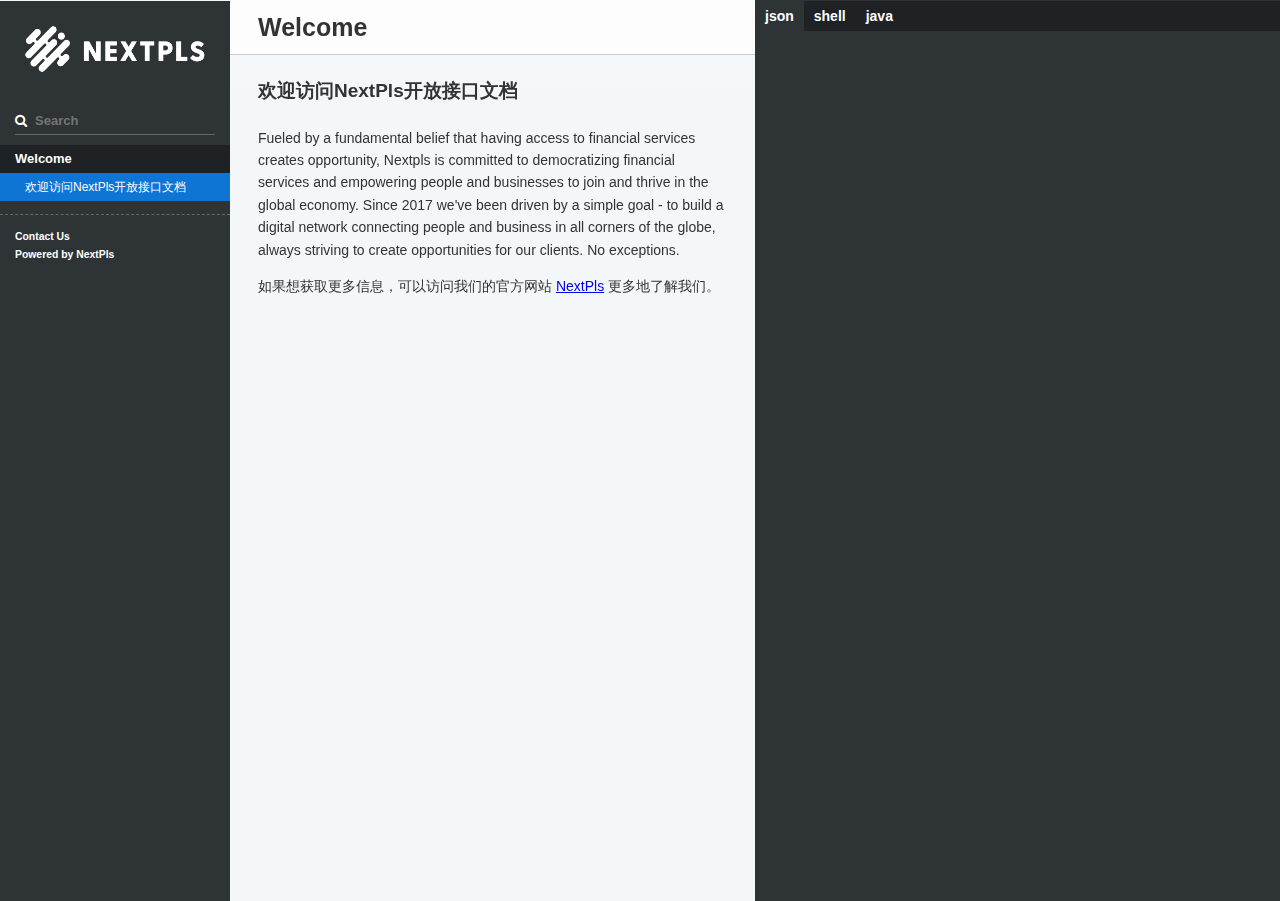
<file: index.html>
<!doctype html>
<html>
  <head>
    <meta charset="utf-8">
    <meta content="IE=edge,chrome=1" http-equiv="X-UA-Compatible">
    <meta name="viewport" content="width=device-width, initial-scale=1, maximum-scale=1">
    <title>API NextPls</title>

    <style>
      .highlight table td { padding: 5px; }
.highlight table pre { margin: 0; }
.highlight .gh {
  color: #999999;
}
.highlight .sr {
  color: #f6aa11;
}
.highlight .go {
  color: #888888;
}
.highlight .gp {
  color: #555555;
}
.highlight .gs {
}
.highlight .gu {
  color: #aaaaaa;
}
.highlight .nb {
  color: #f6aa11;
}
.highlight .cm {
  color: #75715e;
}
.highlight .cp {
  color: #75715e;
}
.highlight .c1 {
  color: #75715e;
}
.highlight .cs {
  color: #75715e;
}
.highlight .c, .highlight .cd {
  color: #75715e;
}
.highlight .err {
  color: #960050;
}
.highlight .gr {
  color: #960050;
}
.highlight .gt {
  color: #960050;
}
.highlight .gd {
  color: #49483e;
}
.highlight .gi {
  color: #49483e;
}
.highlight .ge {
  color: #49483e;
}
.highlight .kc {
  color: #66d9ef;
}
.highlight .kd {
  color: #66d9ef;
}
.highlight .kr {
  color: #66d9ef;
}
.highlight .no {
  color: #66d9ef;
}
.highlight .kt {
  color: #66d9ef;
}
.highlight .mf {
  color: #ae81ff;
}
.highlight .mh {
  color: #ae81ff;
}
.highlight .il {
  color: #ae81ff;
}
.highlight .mi {
  color: #ae81ff;
}
.highlight .mo {
  color: #ae81ff;
}
.highlight .m, .highlight .mb, .highlight .mx {
  color: #ae81ff;
}
.highlight .sc {
  color: #ae81ff;
}
.highlight .se {
  color: #ae81ff;
}
.highlight .ss {
  color: #ae81ff;
}
.highlight .sd {
  color: #e6db74;
}
.highlight .s2 {
  color: #e6db74;
}
.highlight .sb {
  color: #e6db74;
}
.highlight .sh {
  color: #e6db74;
}
.highlight .si {
  color: #e6db74;
}
.highlight .sx {
  color: #e6db74;
}
.highlight .s1 {
  color: #e6db74;
}
.highlight .s {
  color: #e6db74;
}
.highlight .na {
  color: #a6e22e;
}
.highlight .nc {
  color: #a6e22e;
}
.highlight .nd {
  color: #a6e22e;
}
.highlight .ne {
  color: #a6e22e;
}
.highlight .nf {
  color: #a6e22e;
}
.highlight .vc {
  color: #ffffff;
}
.highlight .nn {
  color: #ffffff;
}
.highlight .nl {
  color: #ffffff;
}
.highlight .ni {
  color: #ffffff;
}
.highlight .bp {
  color: #ffffff;
}
.highlight .vg {
  color: #ffffff;
}
.highlight .vi {
  color: #ffffff;
}
.highlight .nv {
  color: #ffffff;
}
.highlight .w {
  color: #ffffff;
}
.highlight {
  color: #ffffff;
}
.highlight .n, .highlight .py, .highlight .nx {
  color: #ffffff;
}
.highlight .ow {
  color: #f92672;
}
.highlight .nt {
  color: #f92672;
}
.highlight .k, .highlight .kv {
  color: #f92672;
}
.highlight .kn {
  color: #f92672;
}
.highlight .kp {
  color: #f92672;
}
.highlight .o {
  color: #f92672;
}
    </style>
    <link href="stylesheets/screen.css" rel="stylesheet" media="screen" />
    <link href="stylesheets/print.css" rel="stylesheet" media="print" />
      <script src="javascripts/all.js"></script>
  </head>

  <body class="index" data-languages="[&quot;json&quot;,&quot;shell&quot;,&quot;java&quot;]">
    <a href="#" id="nav-button">
      <span>
        NAV
        <img src="images/navbar.png" alt="Navbar" />
      </span>
    </a>
    <div class="toc-wrapper">
      <img src="images/logo.png" class="logo" alt="Logo" />
        <div class="lang-selector">
              <a href="#" data-language-name="json">json</a>
              <a href="#" data-language-name="shell">shell</a>
              <a href="#" data-language-name="java">java</a>
        </div>
        <div class="search">
          <input type="text" class="search" id="input-search" placeholder="Search">
        </div>
        <ul class="search-results"></ul>
      <ul id="toc" class="toc-list-h1">
          <li>
            <a href="#welcome" class="toc-h1 toc-link" data-title="Welcome">Welcome</a>
              <ul class="toc-list-h2">
                  <li>
                    <a href="#nextpls" class="toc-h2 toc-link" data-title="欢迎访问NextPls开放接口文档">欢迎访问NextPls开放接口文档</a>
                  </li>
              </ul>
          </li>
      </ul>
        <ul class="toc-footer">
            <li><a href='#'>Contact Us</a></li>
            <li><a href='https://www.nextpls.com'>Powered by NextPls</a></li>
        </ul>
    </div>
    <div class="page-wrapper">
      <div class="dark-box"></div>
      <div class="content">
        <h1 id='welcome'>Welcome</h1><h2 id='nextpls'>欢迎访问NextPls开放接口文档</h2>
<p>Fueled by a fundamental belief that having access to financial services creates opportunity,
Nextpls is committed to democratizing financial services and empowering people and businesses 
to join and thrive in the global economy. Since 2017 we&#39;ve been driven by a simple goal - 
to build a digital network connecting people and business in all corners of the globe,
always striving to create opportunities for our clients. No exceptions.</p>

<p>如果想获取更多信息，可以访问我们的官方网站 <a href="https://www.nextpls.com">NextPls</a> 更多地了解我们。</p>

      </div>
      <div class="dark-box">
          <div class="lang-selector">
                <a href="#" data-language-name="json">json</a>
                <a href="#" data-language-name="shell">shell</a>
                <a href="#" data-language-name="java">java</a>
          </div>
      </div>
    </div>
  </body>
</html>
</file>
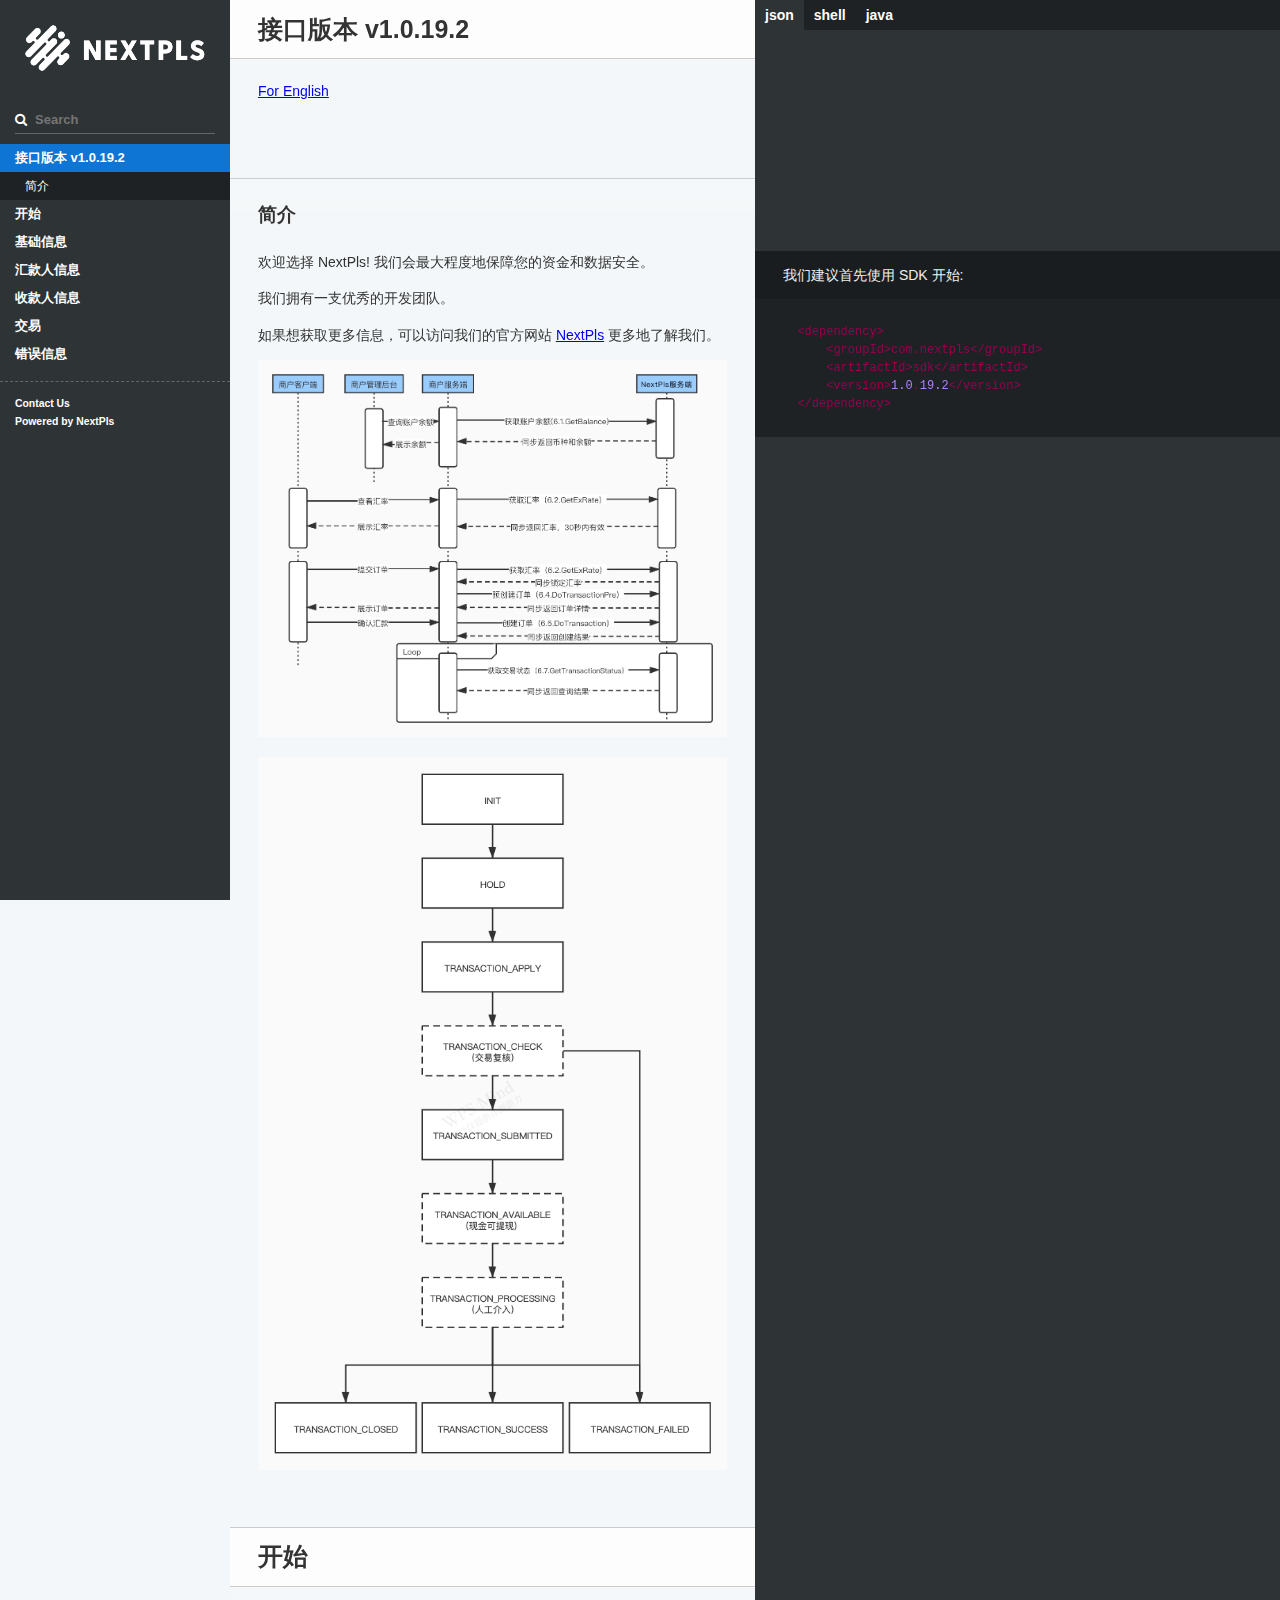
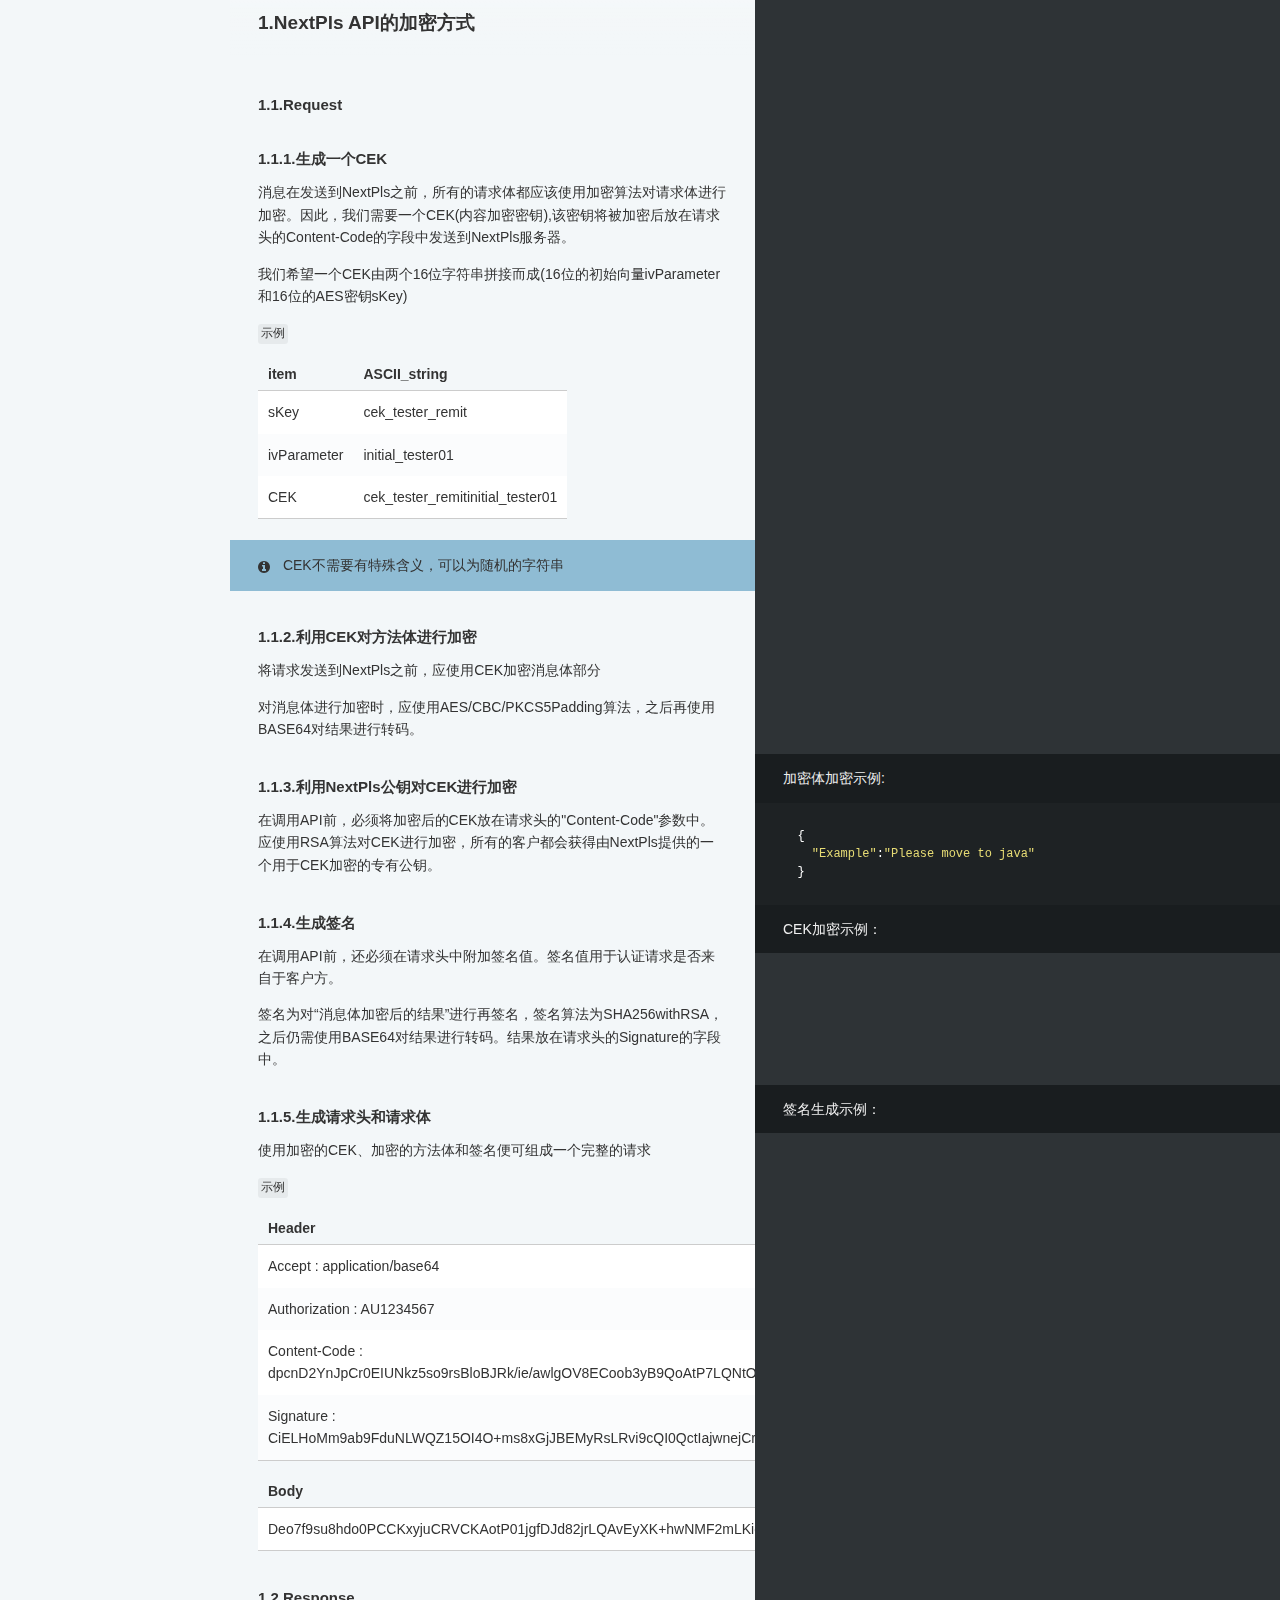
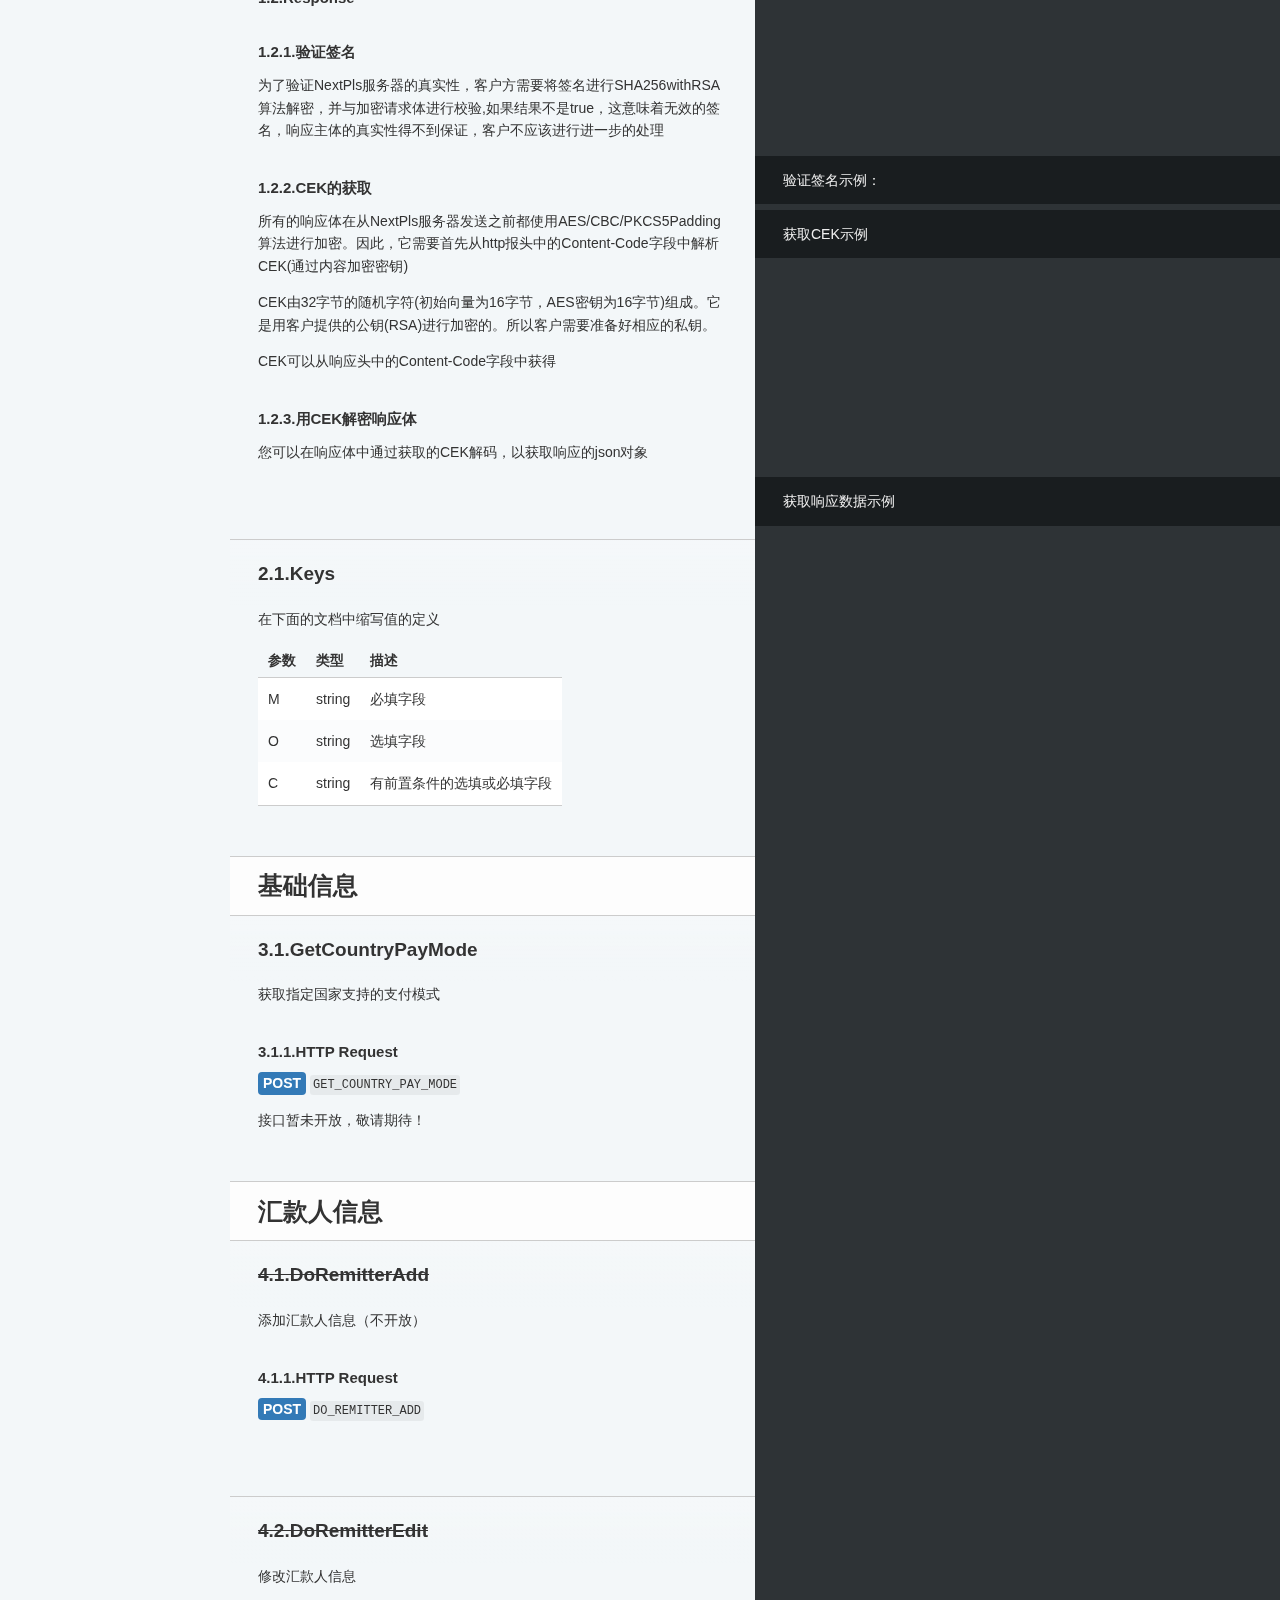
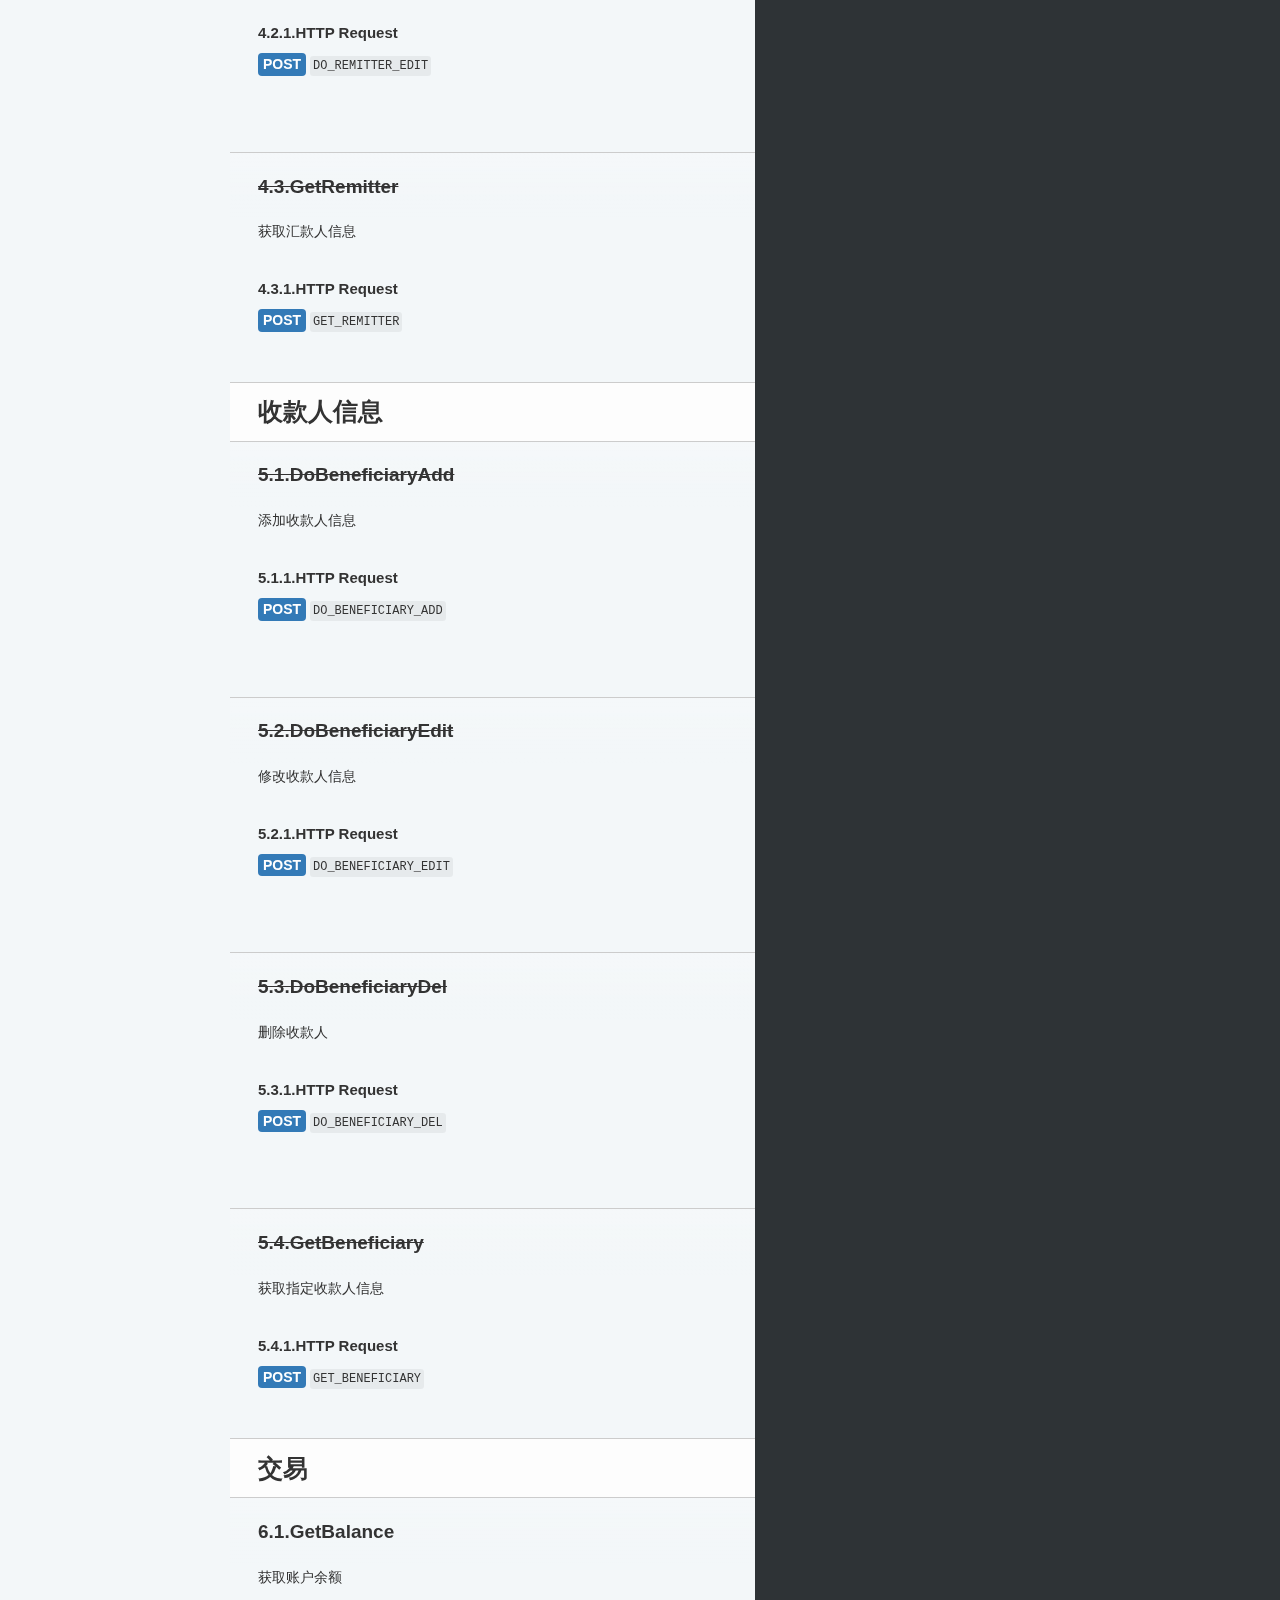
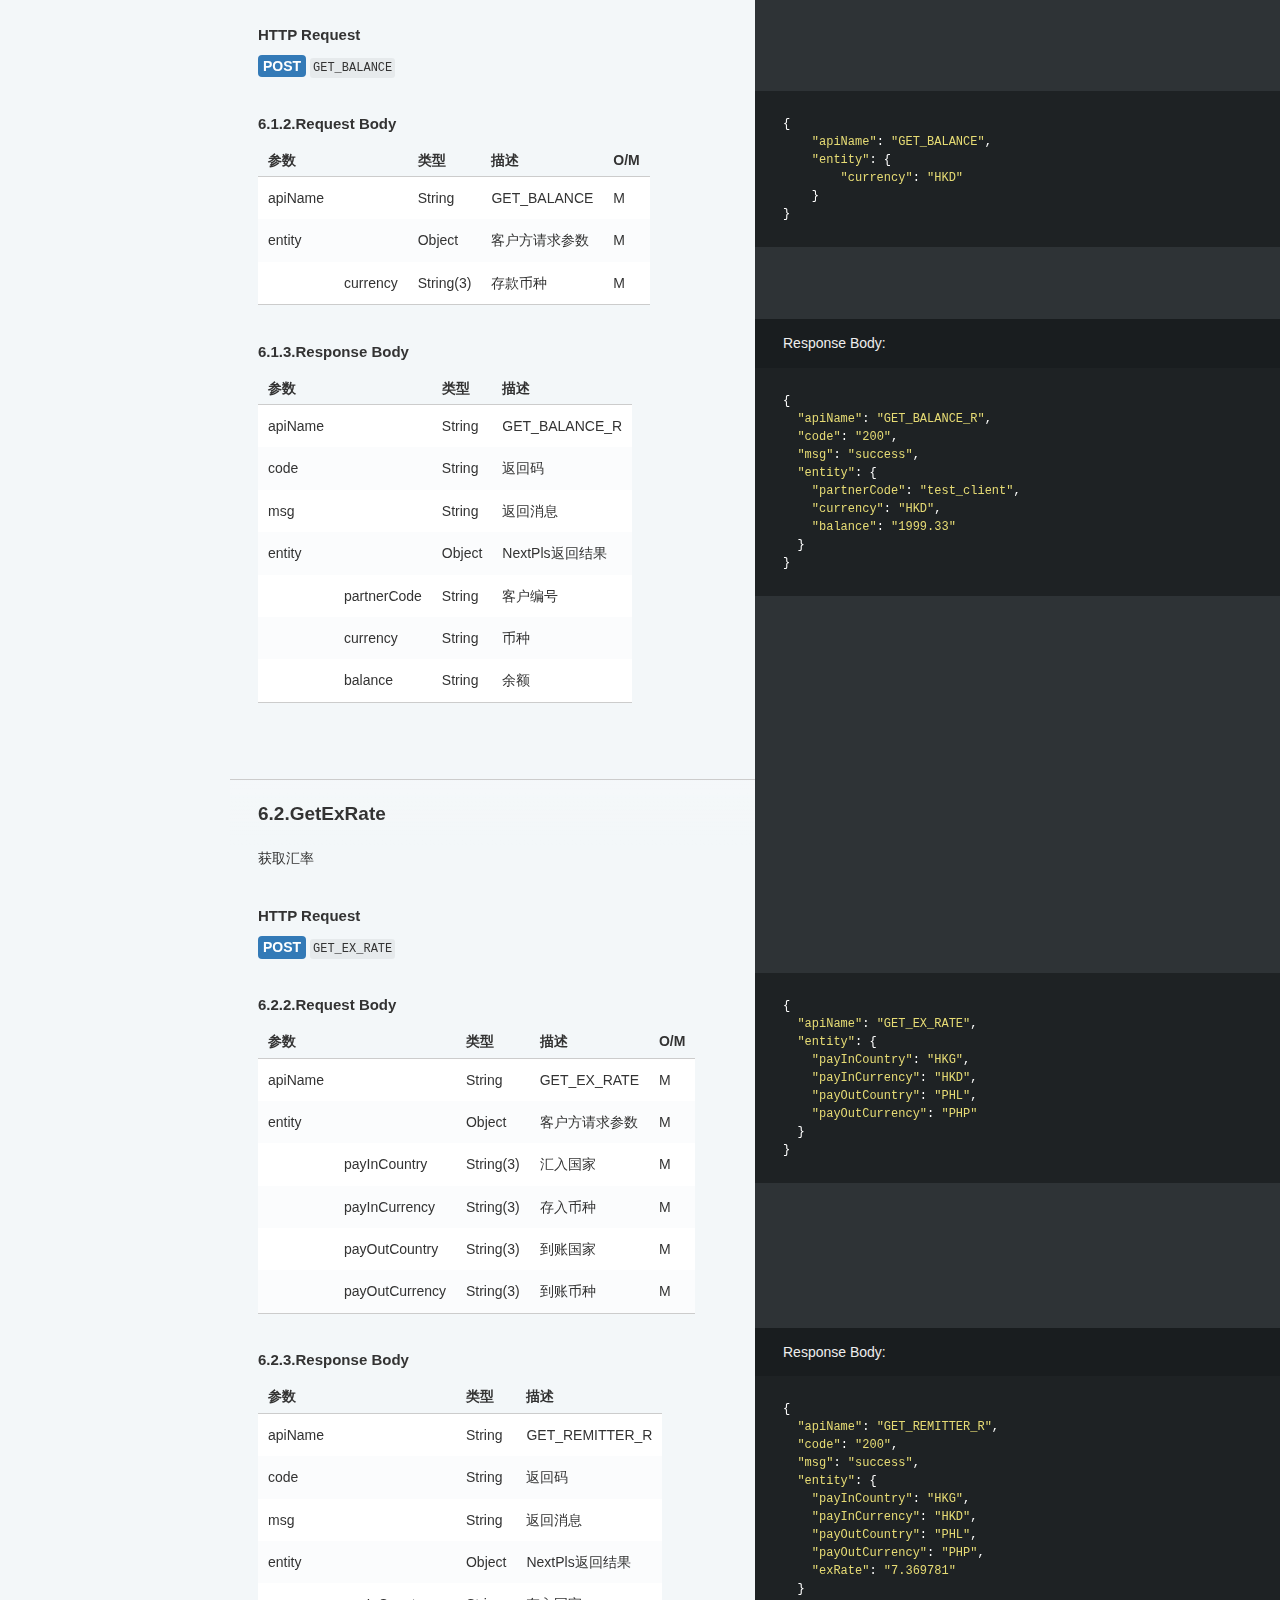
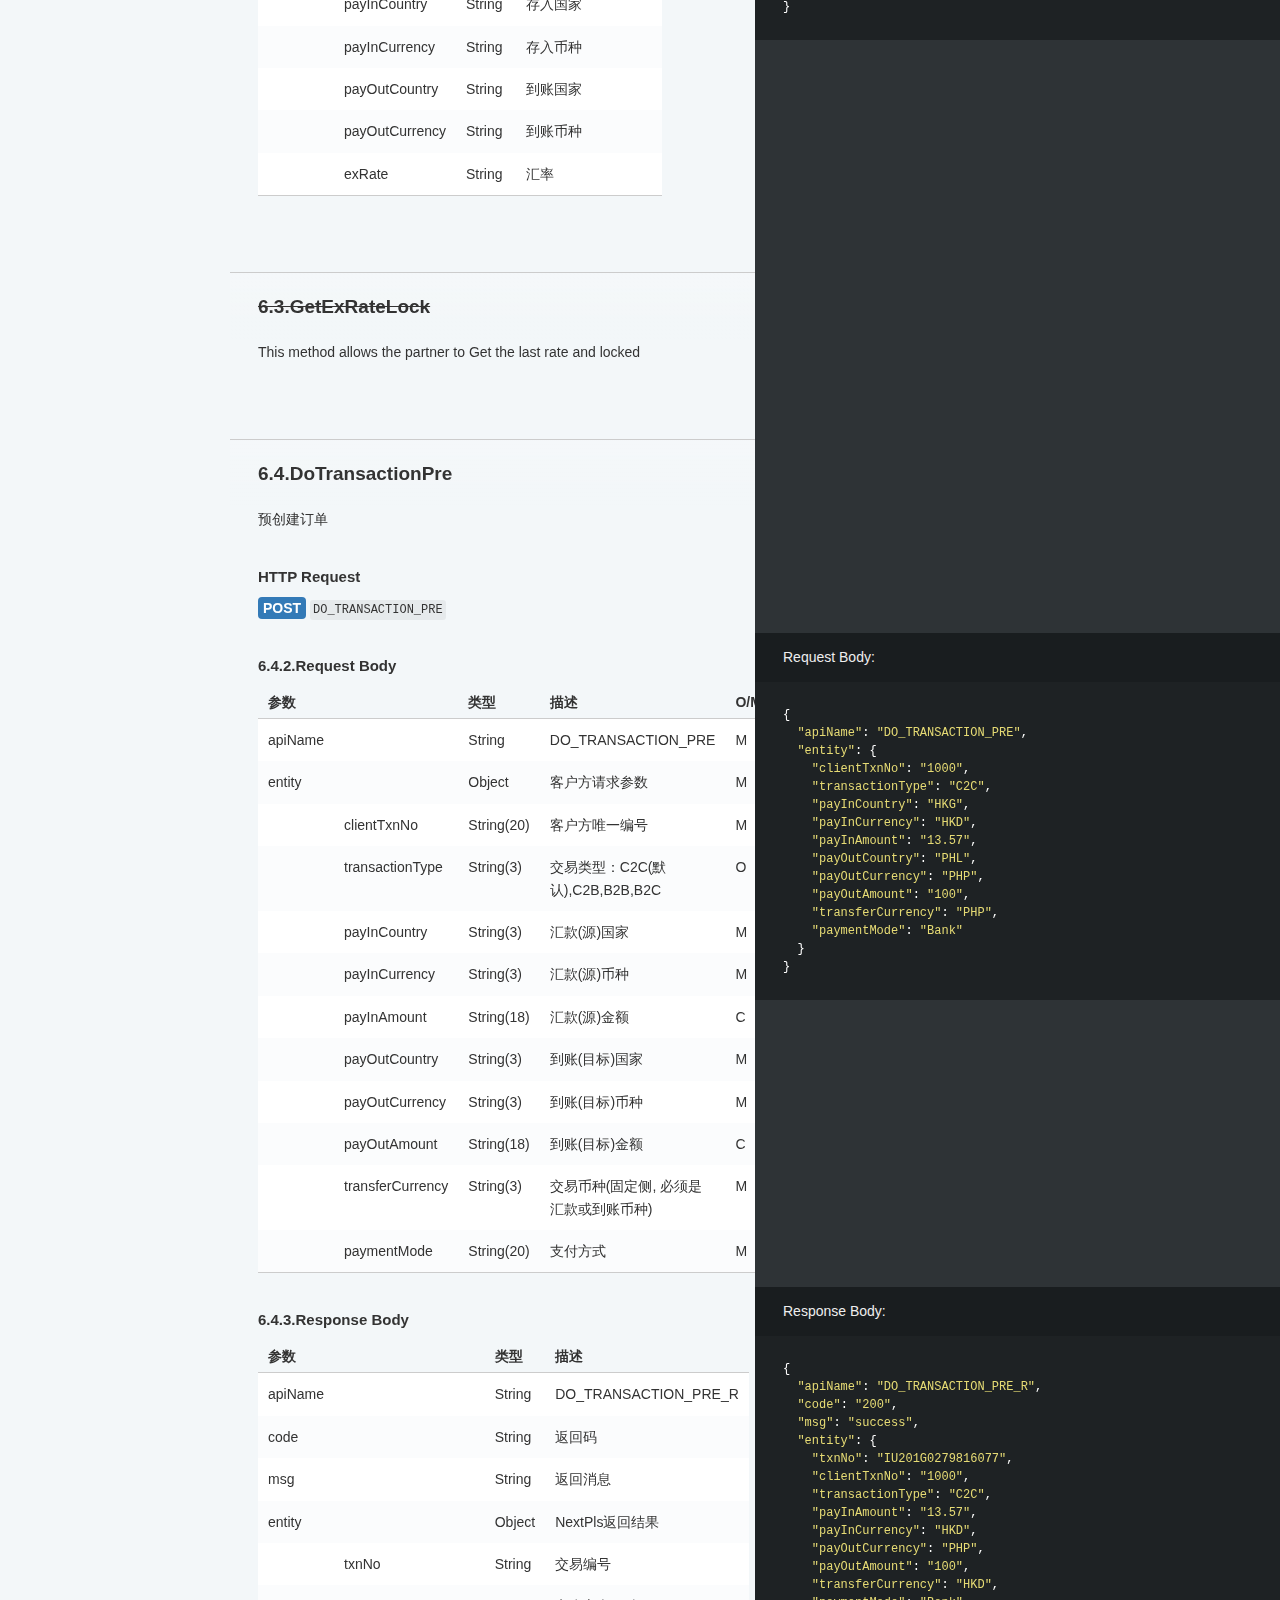
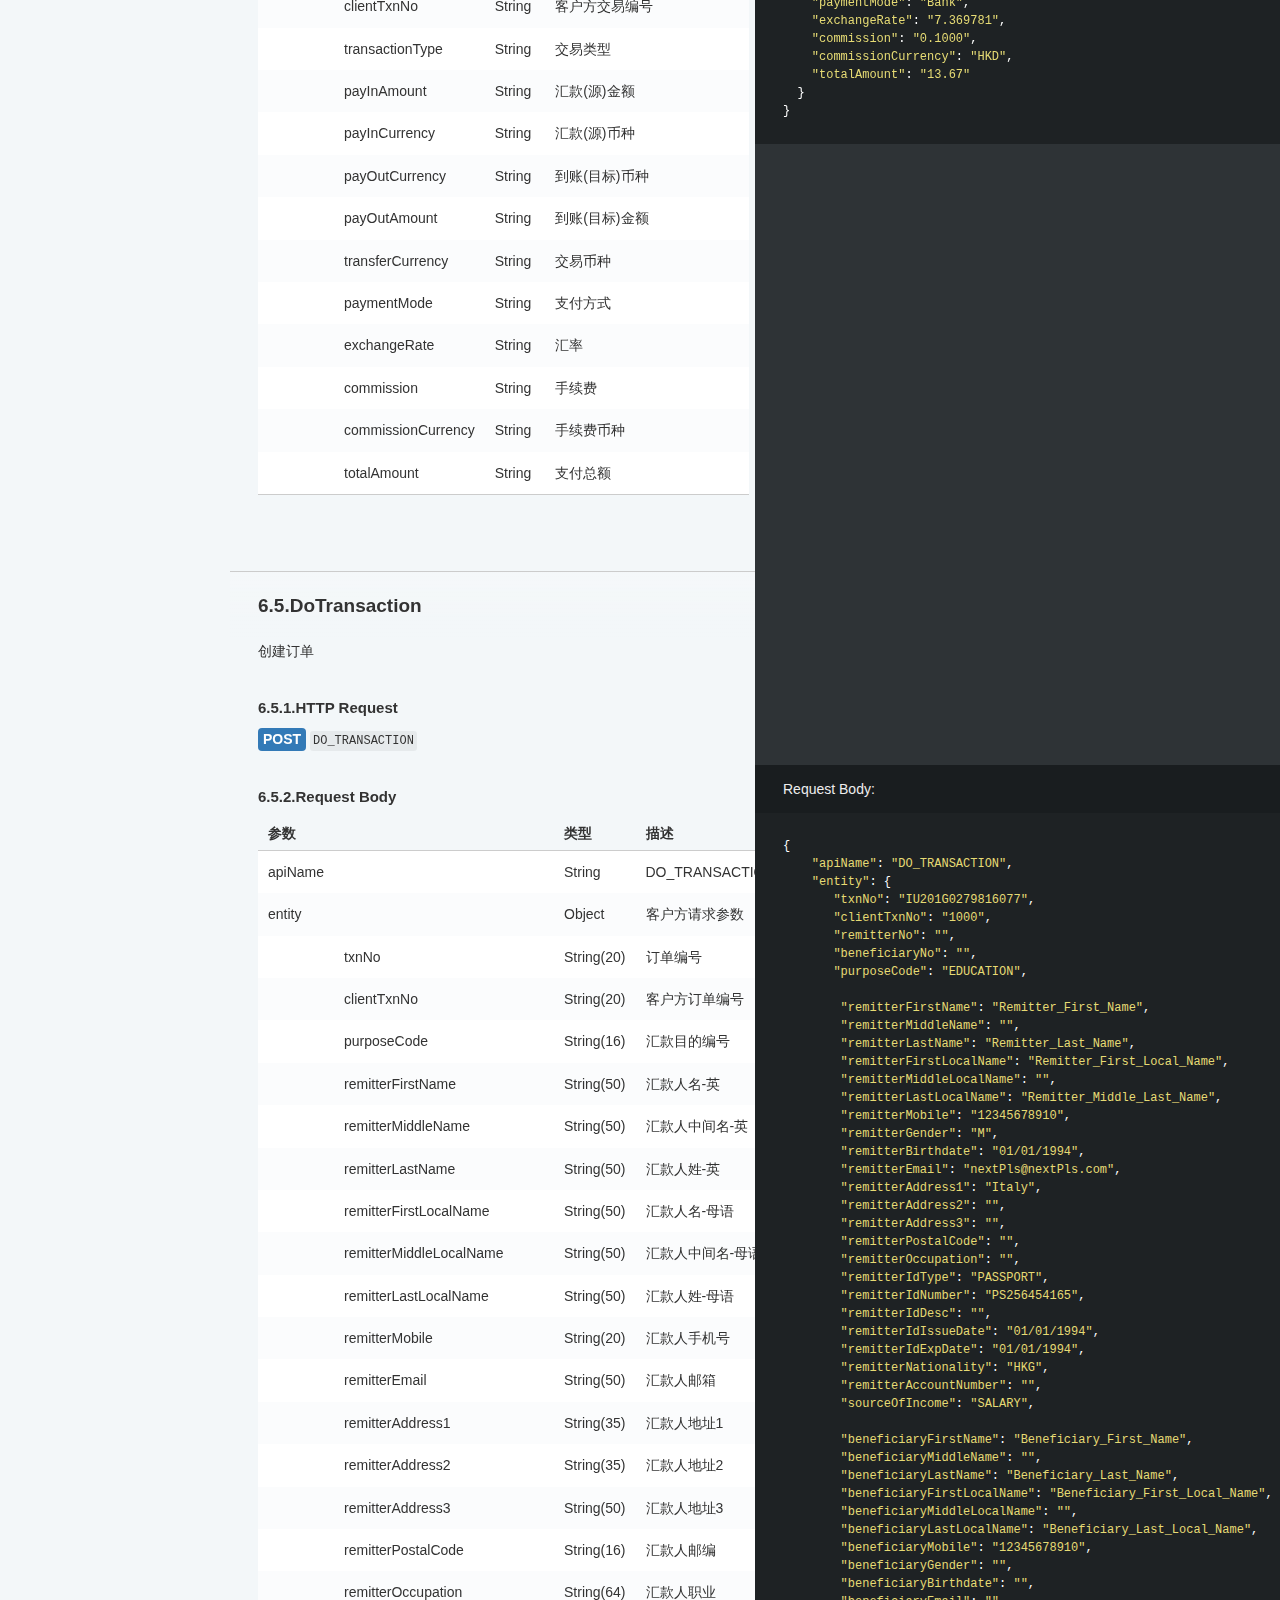
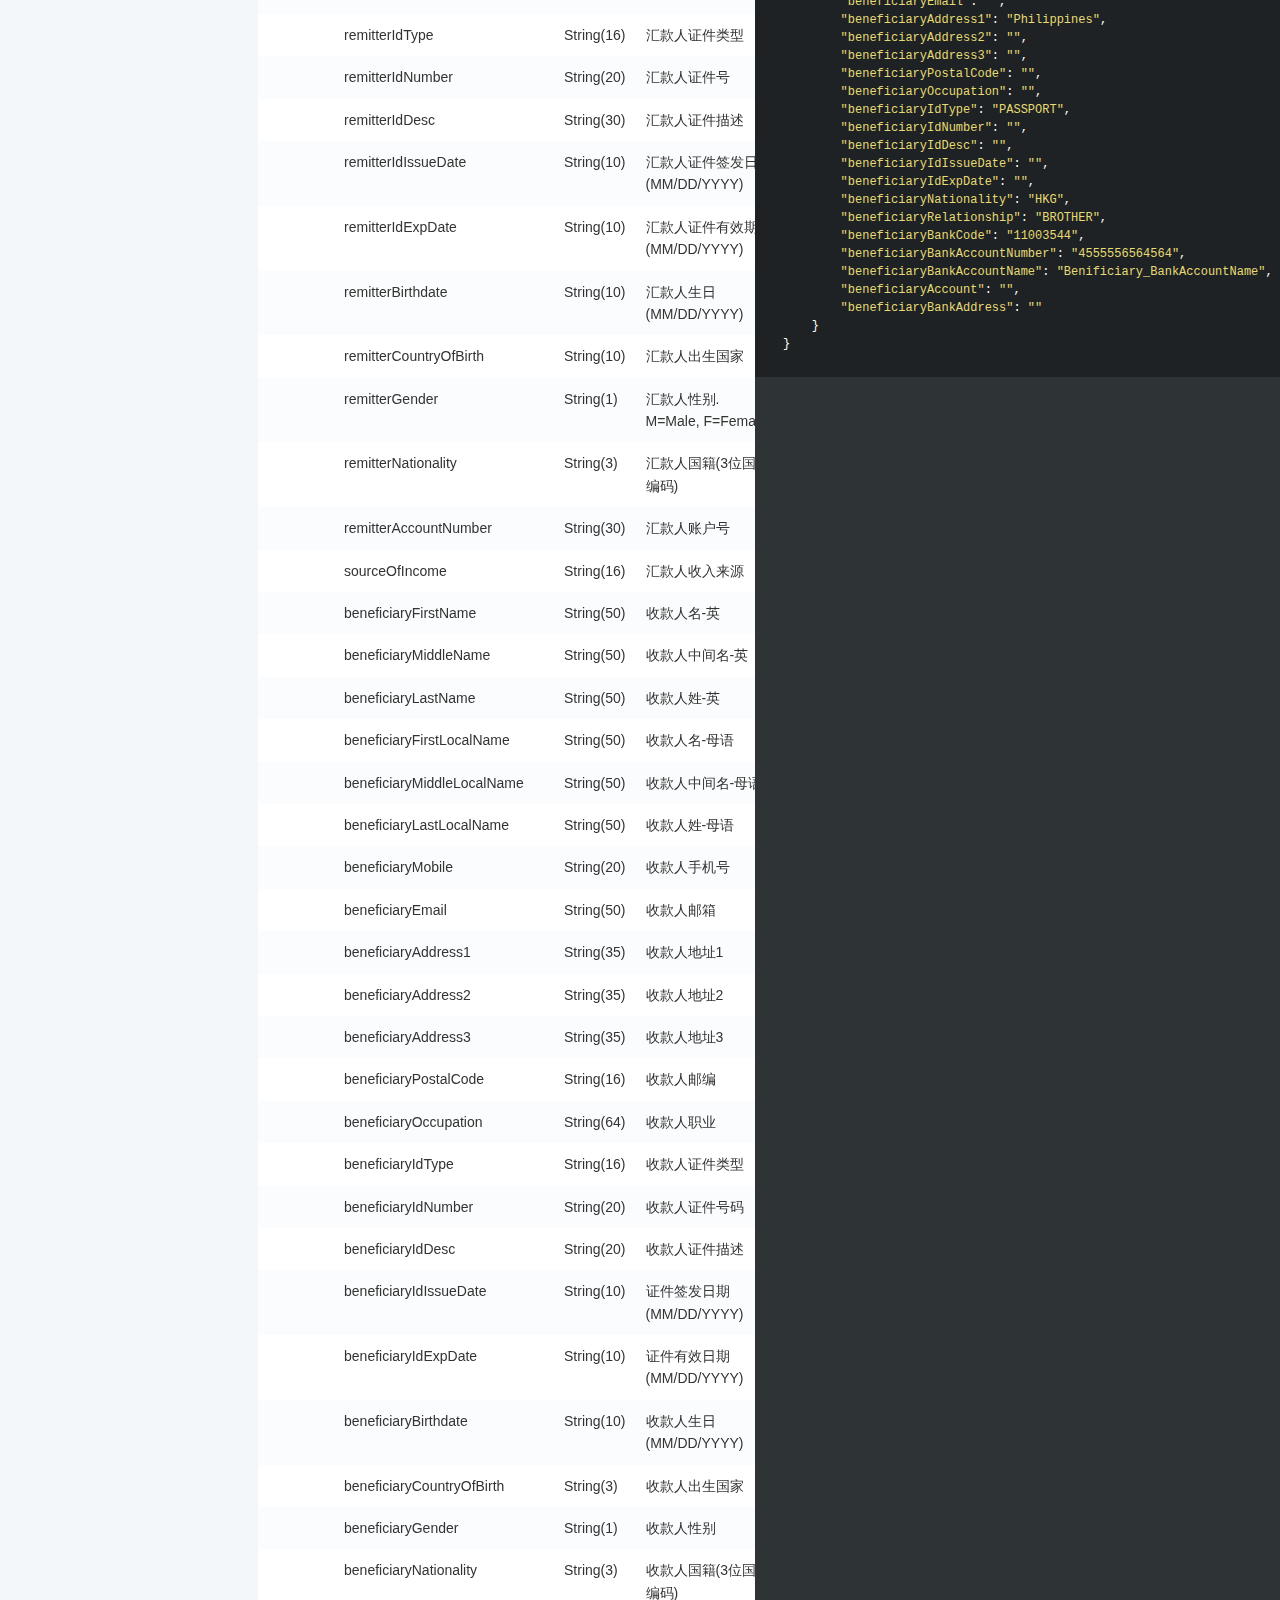
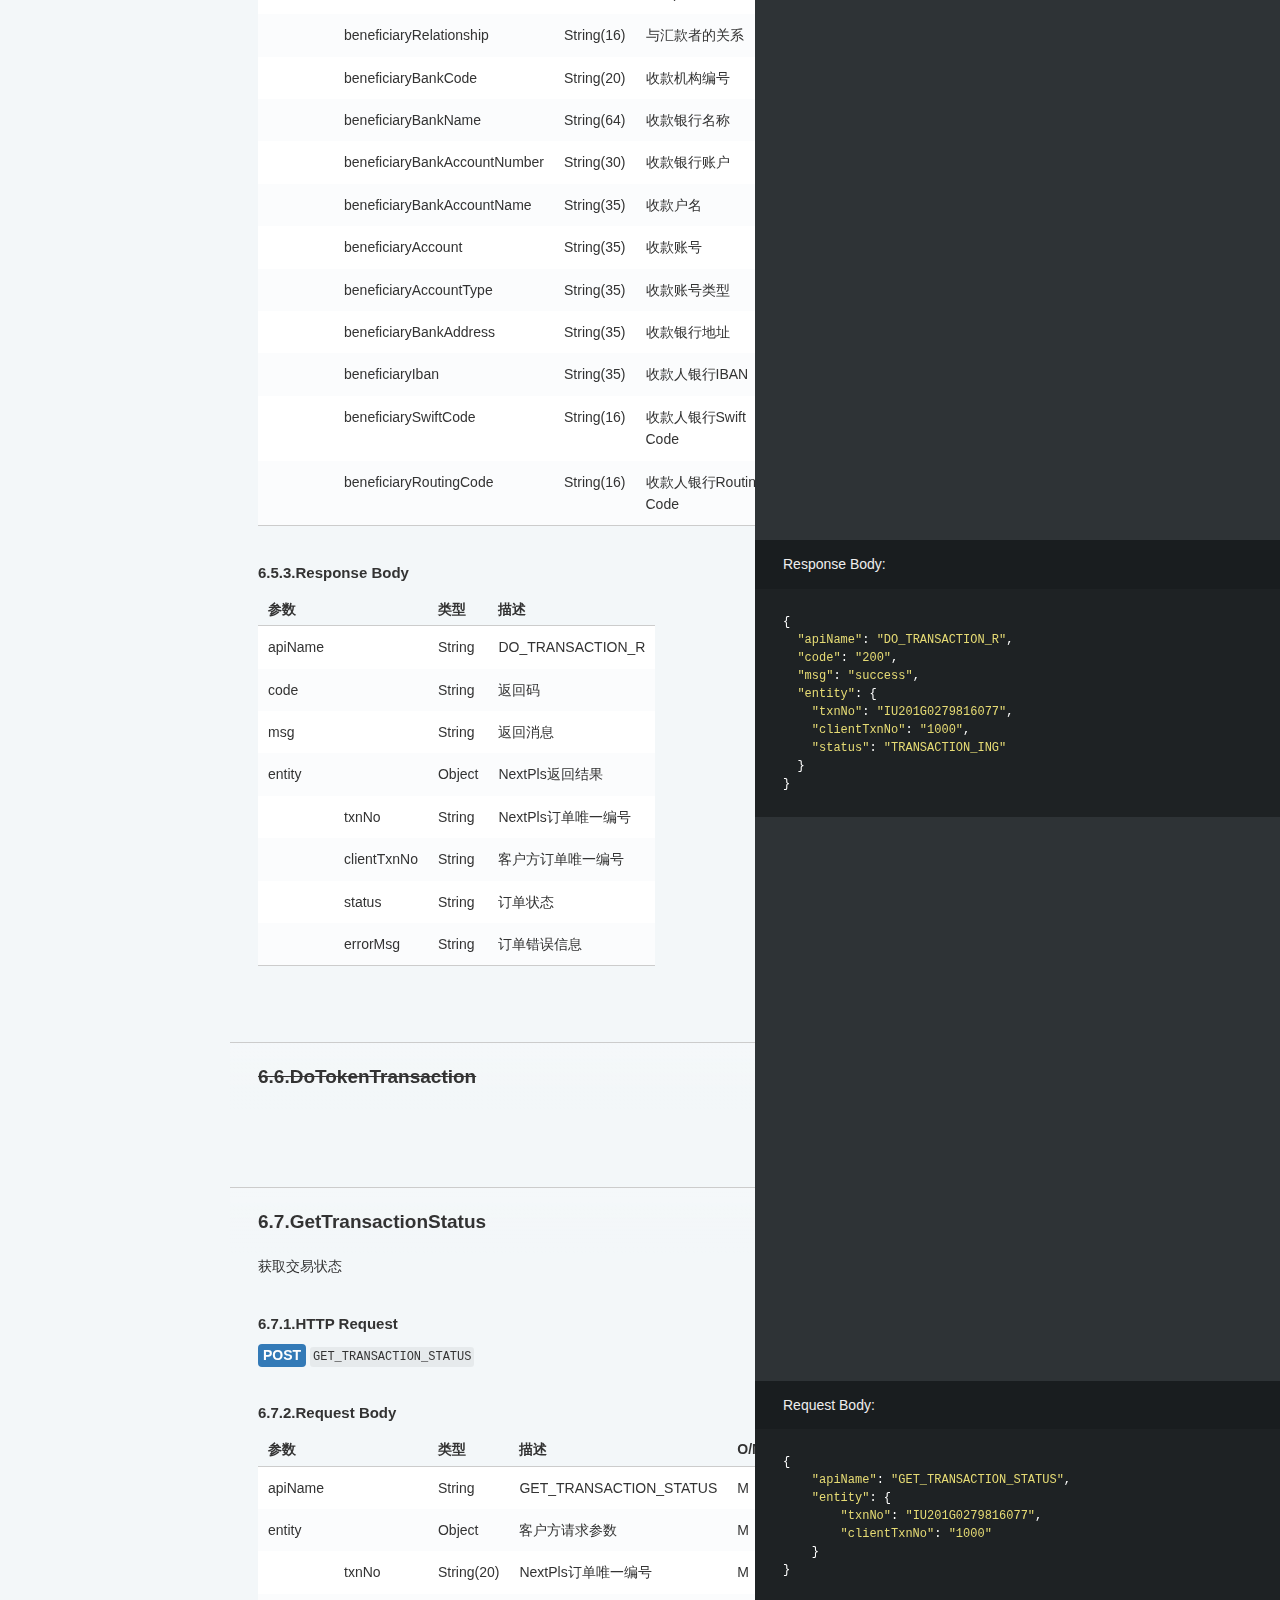
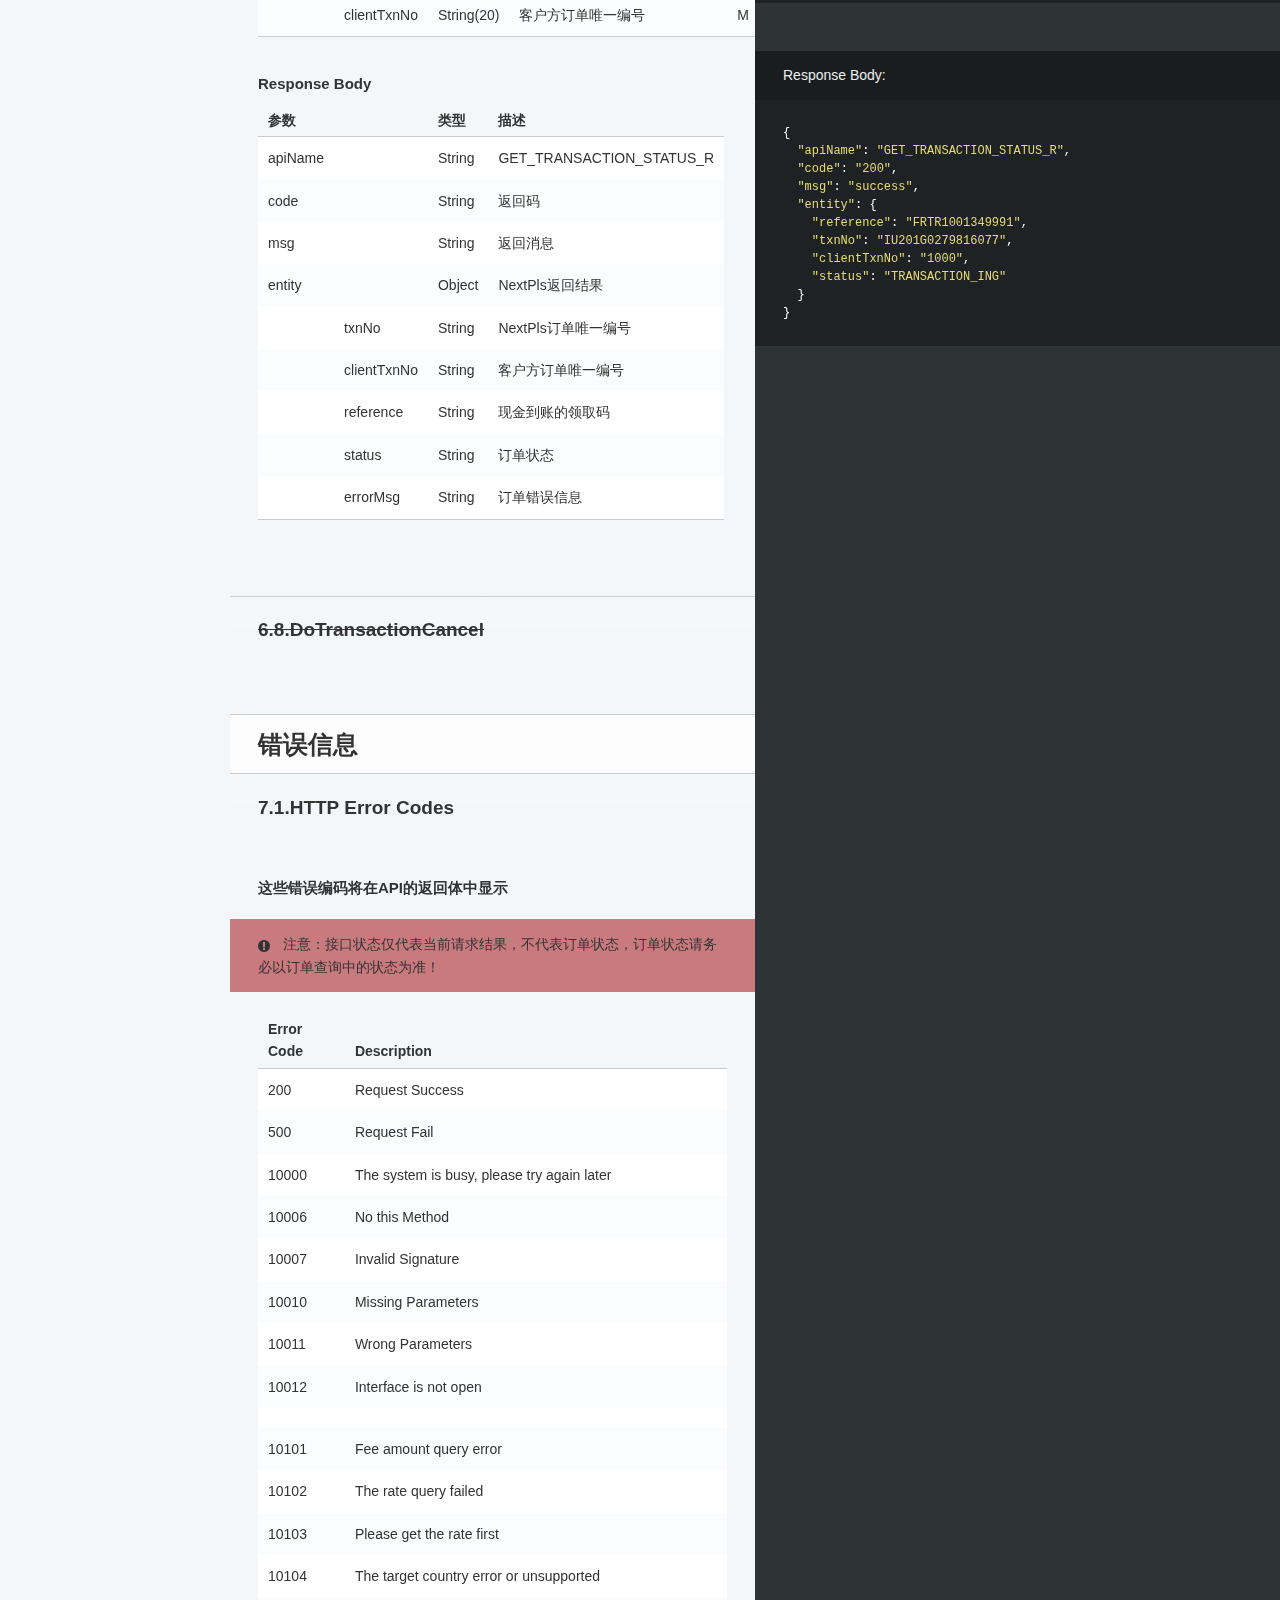
<file: cn/index.html>
<!doctype html>
<html>
  <head>
    <meta charset="utf-8">
    <meta content="IE=edge,chrome=1" http-equiv="X-UA-Compatible">
    <meta name="viewport" content="width=device-width, initial-scale=1, maximum-scale=1">
    <title>API NextPls</title>

    <style>
      .highlight table td { padding: 5px; }
.highlight table pre { margin: 0; }
.highlight .gh {
  color: #999999;
}
.highlight .sr {
  color: #f6aa11;
}
.highlight .go {
  color: #888888;
}
.highlight .gp {
  color: #555555;
}
.highlight .gs {
}
.highlight .gu {
  color: #aaaaaa;
}
.highlight .nb {
  color: #f6aa11;
}
.highlight .cm {
  color: #75715e;
}
.highlight .cp {
  color: #75715e;
}
.highlight .c1 {
  color: #75715e;
}
.highlight .cs {
  color: #75715e;
}
.highlight .c, .highlight .cd {
  color: #75715e;
}
.highlight .err {
  color: #960050;
}
.highlight .gr {
  color: #960050;
}
.highlight .gt {
  color: #960050;
}
.highlight .gd {
  color: #49483e;
}
.highlight .gi {
  color: #49483e;
}
.highlight .ge {
  color: #49483e;
}
.highlight .kc {
  color: #66d9ef;
}
.highlight .kd {
  color: #66d9ef;
}
.highlight .kr {
  color: #66d9ef;
}
.highlight .no {
  color: #66d9ef;
}
.highlight .kt {
  color: #66d9ef;
}
.highlight .mf {
  color: #ae81ff;
}
.highlight .mh {
  color: #ae81ff;
}
.highlight .il {
  color: #ae81ff;
}
.highlight .mi {
  color: #ae81ff;
}
.highlight .mo {
  color: #ae81ff;
}
.highlight .m, .highlight .mb, .highlight .mx {
  color: #ae81ff;
}
.highlight .sc {
  color: #ae81ff;
}
.highlight .se {
  color: #ae81ff;
}
.highlight .ss {
  color: #ae81ff;
}
.highlight .sd {
  color: #e6db74;
}
.highlight .s2 {
  color: #e6db74;
}
.highlight .sb {
  color: #e6db74;
}
.highlight .sh {
  color: #e6db74;
}
.highlight .si {
  color: #e6db74;
}
.highlight .sx {
  color: #e6db74;
}
.highlight .s1 {
  color: #e6db74;
}
.highlight .s {
  color: #e6db74;
}
.highlight .na {
  color: #a6e22e;
}
.highlight .nc {
  color: #a6e22e;
}
.highlight .nd {
  color: #a6e22e;
}
.highlight .ne {
  color: #a6e22e;
}
.highlight .nf {
  color: #a6e22e;
}
.highlight .vc {
  color: #ffffff;
}
.highlight .nn {
  color: #ffffff;
}
.highlight .nl {
  color: #ffffff;
}
.highlight .ni {
  color: #ffffff;
}
.highlight .bp {
  color: #ffffff;
}
.highlight .vg {
  color: #ffffff;
}
.highlight .vi {
  color: #ffffff;
}
.highlight .nv {
  color: #ffffff;
}
.highlight .w {
  color: #ffffff;
}
.highlight {
  color: #ffffff;
}
.highlight .n, .highlight .py, .highlight .nx {
  color: #ffffff;
}
.highlight .ow {
  color: #f92672;
}
.highlight .nt {
  color: #f92672;
}
.highlight .k, .highlight .kv {
  color: #f92672;
}
.highlight .kn {
  color: #f92672;
}
.highlight .kp {
  color: #f92672;
}
.highlight .o {
  color: #f92672;
}
    </style>
    <link href="../stylesheets/screen.css" rel="stylesheet" media="screen" />
    <link href="../stylesheets/print.css" rel="stylesheet" media="print" />
      <script src="../javascripts/all.js"></script>
  </head>

  <body class="cn cn_index" data-languages="[&quot;json&quot;,&quot;shell&quot;,&quot;java&quot;]">
    <a href="#" id="nav-button">
      <span>
        NAV
        <img src="../images/navbar.png" alt="Navbar" />
      </span>
    </a>
    <div class="toc-wrapper">
      <img src="../images/logo.png" class="logo" alt="Logo" />
        <div class="lang-selector">
              <a href="#" data-language-name="json">json</a>
              <a href="#" data-language-name="shell">shell</a>
              <a href="#" data-language-name="java">java</a>
        </div>
        <div class="search">
          <input type="text" class="search" id="input-search" placeholder="Search">
        </div>
        <ul class="search-results"></ul>
      <ul id="toc" class="toc-list-h1">
          <li>
            <a href="#v1-0-19-2" class="toc-h1 toc-link" data-title="接口版本 v1.0.19.2">接口版本 v1.0.19.2</a>
              <ul class="toc-list-h2">
                  <li>
                    <a href="#5ea2e0cde2" class="toc-h2 toc-link" data-title="简介">简介</a>
                  </li>
              </ul>
          </li>
          <li>
            <a href="#79cc871ca9" class="toc-h1 toc-link" data-title="开始">开始</a>
              <ul class="toc-list-h2">
                  <li>
                    <a href="#1-nextpls-api" class="toc-h2 toc-link" data-title="1.NextPls API的加密方式">1.NextPls API的加密方式</a>
                  </li>
                  <li>
                    <a href="#2-1-keys" class="toc-h2 toc-link" data-title="2.1.Keys">2.1.Keys</a>
                  </li>
              </ul>
          </li>
          <li>
            <a href="#41654e0268" class="toc-h1 toc-link" data-title="基础信息">基础信息</a>
              <ul class="toc-list-h2">
                  <li>
                    <a href="#3-1-getcountrypaymode" class="toc-h2 toc-link" data-title="3.1.GetCountryPayMode">3.1.GetCountryPayMode</a>
                  </li>
              </ul>
          </li>
          <li>
            <a href="#db7590f710" class="toc-h1 toc-link" data-title="汇款人信息">汇款人信息</a>
              <ul class="toc-list-h2">
                  <li>
                    <a href="#4-1-doremitteradd" class="toc-h2 toc-link" data-title="4.1.DoRemitterAdd"><del>4.1.DoRemitterAdd</del></a>
                  </li>
                  <li>
                    <a href="#4-2-doremitteredit" class="toc-h2 toc-link" data-title="4.2.DoRemitterEdit"><del>4.2.DoRemitterEdit</del></a>
                  </li>
                  <li>
                    <a href="#4-3-getremitter" class="toc-h2 toc-link" data-title="4.3.GetRemitter"><del>4.3.GetRemitter</del></a>
                  </li>
              </ul>
          </li>
          <li>
            <a href="#2d1757a481" class="toc-h1 toc-link" data-title="收款人信息">收款人信息</a>
              <ul class="toc-list-h2">
                  <li>
                    <a href="#5-1-dobeneficiaryadd" class="toc-h2 toc-link" data-title="5.1.DoBeneficiaryAdd"><del>5.1.DoBeneficiaryAdd</del></a>
                  </li>
                  <li>
                    <a href="#5-2-dobeneficiaryedit" class="toc-h2 toc-link" data-title="5.2.DoBeneficiaryEdit"><del>5.2.DoBeneficiaryEdit</del></a>
                  </li>
                  <li>
                    <a href="#5-3-dobeneficiarydel" class="toc-h2 toc-link" data-title="5.3.DoBeneficiaryDel"><del>5.3.DoBeneficiaryDel</del></a>
                  </li>
                  <li>
                    <a href="#5-4-getbeneficiary" class="toc-h2 toc-link" data-title="5.4.GetBeneficiary"><del>5.4.GetBeneficiary</del></a>
                  </li>
              </ul>
          </li>
          <li>
            <a href="#dfe799947f" class="toc-h1 toc-link" data-title="交易">交易</a>
              <ul class="toc-list-h2">
                  <li>
                    <a href="#6-1-getbalance" class="toc-h2 toc-link" data-title="6.1.GetBalance">6.1.GetBalance</a>
                  </li>
                  <li>
                    <a href="#6-2-getexrate" class="toc-h2 toc-link" data-title="6.2.GetExRate">6.2.GetExRate</a>
                  </li>
                  <li>
                    <a href="#6-3-getexratelock" class="toc-h2 toc-link" data-title="6.3.GetExRateLock"><del>6.3.GetExRateLock</del></a>
                  </li>
                  <li>
                    <a href="#6-4-dotransactionpre" class="toc-h2 toc-link" data-title="6.4.DoTransactionPre">6.4.DoTransactionPre</a>
                  </li>
                  <li>
                    <a href="#6-5-dotransaction" class="toc-h2 toc-link" data-title="6.5.DoTransaction">6.5.DoTransaction</a>
                  </li>
                  <li>
                    <a href="#6-6-dotokentransaction" class="toc-h2 toc-link" data-title="6.6.DoTokenTransaction"><del>6.6.DoTokenTransaction</del></a>
                  </li>
                  <li>
                    <a href="#6-7-gettransactionstatus" class="toc-h2 toc-link" data-title="6.7.GetTransactionStatus">6.7.GetTransactionStatus</a>
                  </li>
                  <li>
                    <a href="#6-8-dotransactioncancel" class="toc-h2 toc-link" data-title="6.8.DoTransactionCancel"><del>6.8.DoTransactionCancel</del></a>
                  </li>
              </ul>
          </li>
          <li>
            <a href="#a38a81c9d5" class="toc-h1 toc-link" data-title="错误信息">错误信息</a>
              <ul class="toc-list-h2">
                  <li>
                    <a href="#7-1-http-error-codes" class="toc-h2 toc-link" data-title="7.1.HTTP Error Codes">7.1.HTTP Error Codes</a>
                  </li>
              </ul>
          </li>
      </ul>
        <ul class="toc-footer">
            <li><a href='#'>Contact Us</a></li>
            <li><a href='https://www.nextpls.com'>Powered by NextPls</a></li>
        </ul>
    </div>
    <div class="page-wrapper">
      <div class="dark-box"></div>
      <div class="content">
        <h1 id='v1-0-19-2'>接口版本 v1.0.19.2</h1>
<p><a href="/en">For English</a></p>
<h2 id='5ea2e0cde2'>简介</h2>
<blockquote>
<p>我们建议首先使用 SDK 开始:</p>
</blockquote>
<pre class="highlight json tab-json"><code><span class="w">  </span><span class="err">&lt;dependency&gt;</span><span class="w">
      </span><span class="err">&lt;groupId&gt;com.nextpls&lt;/groupId&gt;</span><span class="w">
      </span><span class="err">&lt;artifactId&gt;sdk&lt;/artifactId&gt;</span><span class="w">
      </span><span class="err">&lt;version&gt;</span><span class="mf">1.0</span><span class="err">.</span><span class="mf">19.2</span><span class="err">&lt;/version&gt;</span><span class="w">
  </span><span class="err">&lt;/dependency&gt;</span><span class="w">
</span></code></pre><pre class="highlight shell tab-shell"><code>
  &lt;dependency&gt;
      &lt;groupId&gt;com.nextpls&lt;/groupId&gt;
      &lt;artifactId&gt;sdk&lt;/artifactId&gt;
      &lt;version&gt;1.0.19.2&lt;/version&gt;
  &lt;/dependency&gt;

</code></pre><pre class="highlight java tab-java"><code><span class="cm">/**
  &lt;dependency&gt;
      &lt;groupId&gt;com.nextpls&lt;/groupId&gt;
      &lt;artifactId&gt;sdk&lt;/artifactId&gt;
      &lt;version&gt;1.0.19.2&lt;/version&gt;
  &lt;/dependency&gt;
*/</span>
</code></pre>
<p>欢迎选择 NextPls! 我们会最大程度地保障您的资金和数据安全。</p>

<p>我们拥有一支优秀的开发团队。</p>

<p>如果想获取更多信息，可以访问我们的官方网站 <a href="https://www.nextpls.com">NextPls</a> 更多地了解我们。</p>

<p><img src="../images/sequenceDiagram.jpg" alt="avatar" /></p>

<p><img src="../images/status.jpg" alt="avatar" /></p>
<h1 id='79cc871ca9'>开始</h1><h2 id='1-nextpls-api'>1.NextPls API的加密方式</h2><h3 id='1-1-request'>1.1.Request</h3><h3 id='1-1-1-cek'>1.1.1.生成一个CEK</h3>
<p>消息在发送到NextPls之前，所有的请求体都应该使用加密算法对请求体进行加密。因此，我们需要一个CEK(内容加密密钥),该密钥将被加密后放在请求头的Content-Code的字段中发送到NextPls服务器。</p>

<p>我们希望一个CEK由两个16位字符串拼接而成(16位的初始向量ivParameter和16位的AES密钥sKey)</p>

<p><code>示例</code></p>

<table><thead>
<tr>
<th>item</th>
<th>ASCII_string</th>
</tr>
</thead><tbody>
<tr>
<td>sKey</td>
<td>cek_tester_remit</td>
</tr>
<tr>
<td>ivParameter</td>
<td>initial_tester01</td>
</tr>
<tr>
<td>CEK</td>
<td>cek_tester_remitinitial_tester01</td>
</tr>
</tbody></table>

<aside class="notice">
CEK不需要有特殊含义，可以为随机的字符串
</aside>
  
<h3 id='1-1-2-cek'>1.1.2.利用CEK对方法体进行加密</h3>
<p>将请求发送到NextPls之前，应使用CEK加密消息体部分</p>

<p>对消息体进行加密时，应使用AES/CBC/PKCS5Padding算法，之后再使用BASE64对结果进行转码。</p>

<blockquote>
<p>加密体加密示例:</p>
</blockquote>
<pre class="highlight json tab-json"><code><span class="w">  </span><span class="p">{</span><span class="w">
    </span><span class="s2">"Example"</span><span class="p">:</span><span class="s2">"Please move to java"</span><span class="w">
  </span><span class="p">}</span><span class="w">
</span></code></pre><pre class="highlight shell tab-shell"><code>    Please find the example <span class="k">in </span>java
</code></pre><pre class="highlight java tab-java"><code>    <span class="kd">public</span> <span class="kd">class</span> <span class="nc">example</span><span class="o">{</span>
        <span class="kd">public</span> <span class="kd">static</span> <span class="kt">void</span> <span class="nf">main</span><span class="o">(</span><span class="n">String</span><span class="o">[]</span> <span class="n">args</span><span class="o">){</span>

            <span class="n">Cipher</span> <span class="n">cipher</span> <span class="o">=</span> <span class="n">Cipher</span><span class="o">.</span><span class="na">getInstance</span><span class="o">(</span><span class="s">"AES/CBC/PKCS5Padding"</span><span class="o">);</span>
            <span class="kt">byte</span><span class="o">[]</span> <span class="n">raw</span> <span class="o">=</span> <span class="n">sKey</span><span class="o">.</span><span class="na">getBytes</span><span class="o">();</span>
            <span class="n">SecretKeySpec</span> <span class="n">skeySpec</span> <span class="o">=</span> <span class="k">new</span> <span class="n">SecretKeySpec</span><span class="o">(</span><span class="n">raw</span><span class="o">,</span> <span class="s">"AES"</span><span class="o">);</span>
            <span class="n">IvParameterSpec</span> <span class="n">iv</span> <span class="o">=</span> <span class="k">new</span> <span class="n">IvParameterSpec</span><span class="o">(</span><span class="n">ivParameter</span><span class="o">.</span><span class="na">getBytes</span><span class="o">());</span>
            <span class="n">cipher</span><span class="o">.</span><span class="na">init</span><span class="o">(</span><span class="n">Cipher</span><span class="o">.</span><span class="na">ENCRYPT_MODE</span><span class="o">,</span> <span class="n">skeySpec</span><span class="o">,</span> <span class="n">iv</span><span class="o">);</span>
            <span class="kt">byte</span><span class="o">[]</span> <span class="n">encrypted</span> <span class="o">=</span> <span class="n">cipher</span><span class="o">.</span><span class="na">doFinal</span><span class="o">(</span><span class="n">body</span><span class="o">.</span><span class="na">getBytes</span><span class="o">(</span><span class="s">"UTF-8"</span><span class="o">));</span>
            <span class="n">String</span> <span class="n">encryptedBody</span> <span class="o">=</span> <span class="n">Base64</span><span class="o">.</span><span class="na">getEncoder</span><span class="o">().</span><span class="na">encodeToString</span><span class="o">(</span><span class="n">encrypted</span><span class="o">);</span>
            <span class="n">System</span><span class="o">.</span><span class="na">out</span><span class="o">.</span><span class="na">println</span><span class="o">(</span><span class="s">"The encrypted body:"</span> <span class="o">+</span> <span class="n">encryptedBody</span><span class="o">);</span>

        <span class="o">}</span>
    <span class="o">}</span>
</code></pre><h3 id='1-1-3-nextpls-cek'>1.1.3.利用NextPls公钥对CEK进行加密</h3>
<p>在调用API前，必须将加密后的CEK放在请求头的&quot;Content-Code&quot;参数中。应使用RSA算法对CEK进行加密，所有的客户都会获得由NextPls提供的一个用于CEK加密的专有公钥。</p>

<blockquote>
<p>CEK加密示例：</p>
</blockquote>
<pre class="highlight java tab-java"><code>    <span class="kd">public</span> <span class="kd">class</span> <span class="nc">example</span><span class="o">{</span>
        <span class="kd">public</span> <span class="kd">static</span> <span class="kt">void</span> <span class="nf">main</span><span class="o">(</span><span class="n">String</span><span class="o">[]</span> <span class="n">args</span><span class="o">){</span>

            <span class="n">Cipher</span> <span class="n">cipher</span> <span class="o">=</span> <span class="n">Cipher</span><span class="o">.</span><span class="na">getInstance</span><span class="o">(</span><span class="s">"RSA"</span><span class="o">);</span>
            <span class="n">cipher</span><span class="o">.</span><span class="na">init</span><span class="o">(</span><span class="n">Cipher</span><span class="o">.</span><span class="na">ENCRYPT_MODE</span><span class="o">,</span> <span class="n">publicKey</span><span class="o">);</span>
            <span class="kt">byte</span><span class="o">[]</span> <span class="n">sbt</span> <span class="o">=</span> <span class="n">source</span><span class="o">.</span><span class="na">getBytes</span><span class="o">(</span><span class="n">ENCODING</span><span class="o">);</span>
            <span class="kt">byte</span><span class="o">[]</span> <span class="n">epByte</span> <span class="o">=</span> <span class="n">cipher</span><span class="o">.</span><span class="na">doFinal</span><span class="o">(</span><span class="n">sbt</span><span class="o">);</span>
            <span class="n">String</span> <span class="n">encryptedCEK</span> <span class="o">=</span> <span class="n">Base64</span><span class="o">.</span><span class="na">getEncoder</span><span class="o">().</span><span class="na">encodeToString</span><span class="o">(</span><span class="n">epByte</span><span class="o">);</span>
            <span class="n">System</span><span class="o">.</span><span class="na">out</span><span class="o">.</span><span class="na">println</span><span class="o">(</span><span class="s">"加密后的CEK值为:"</span> <span class="o">+</span> <span class="n">encryptedCEK</span><span class="o">);</span>

        <span class="o">}</span>
    <span class="o">}</span>
</code></pre><h3 id='1-1-4'>1.1.4.生成签名</h3>
<p>在调用API前，还必须在请求头中附加签名值。签名值用于认证请求是否来自于客户方。</p>

<p>签名为对“消息体加密后的结果”进行再签名，签名算法为SHA256withRSA，之后仍需使用BASE64对结果进行转码。结果放在请求头的Signature的字段中。</p>

<blockquote>
<p>签名生成示例：</p>
</blockquote>
<pre class="highlight java tab-java"><code>    <span class="kd">public</span> <span class="kd">class</span> <span class="nc">example</span><span class="o">{</span>
        <span class="kd">public</span> <span class="kd">static</span> <span class="kt">void</span> <span class="nf">main</span><span class="o">(</span><span class="n">String</span><span class="o">[]</span> <span class="n">args</span><span class="o">){</span>

            <span class="n">Signature</span> <span class="n">sign</span> <span class="o">=</span> <span class="n">Signature</span><span class="o">.</span><span class="na">getInstance</span><span class="o">(</span><span class="s">"SHA256withRSA"</span><span class="o">,</span> <span class="k">new</span> <span class="n">BouncyCastleProvider</span><span class="o">());</span>
            <span class="n">sign</span><span class="o">.</span><span class="na">initSign</span><span class="o">(</span><span class="n">getPrivateKey</span><span class="o">());</span>
            <span class="n">sign</span><span class="o">.</span><span class="na">update</span><span class="o">(</span><span class="n">plainText</span><span class="o">.</span><span class="na">getBytes</span><span class="o">(</span><span class="n">ENCODING</span><span class="o">));</span>
            <span class="kt">byte</span><span class="o">[]</span> <span class="n">signed</span> <span class="o">=</span> <span class="n">sign</span><span class="o">.</span><span class="na">sign</span><span class="o">();</span>
            <span class="n">String</span> <span class="n">signBase64</span> <span class="o">=</span> <span class="n">Base64</span><span class="o">.</span><span class="na">getEncoder</span><span class="o">().</span><span class="na">encodeToString</span><span class="o">(</span><span class="n">signed</span><span class="o">);</span>
            <span class="n">String</span> <span class="n">signature</span> <span class="o">=</span> <span class="n">StringUtils</span><span class="o">.</span><span class="na">deleteWhitespace</span><span class="o">(</span><span class="n">signBase64</span><span class="o">);</span>
            <span class="n">System</span><span class="o">.</span><span class="na">out</span><span class="o">.</span><span class="na">println</span><span class="o">(</span><span class="s">"签名值为:"</span> <span class="o">+</span> <span class="n">signature</span><span class="o">);</span>

        <span class="o">}</span>
    <span class="o">}</span>
</code></pre><h3 id='1-1-5'>1.1.5.生成请求头和请求体</h3>
<p>使用加密的CEK、加密的方法体和签名便可组成一个完整的请求</p>

<p><code>示例</code></p>

<table><thead>
<tr>
<th>Header</th>
</tr>
</thead><tbody>
<tr>
<td>Accept : application/base64</td>
</tr>
<tr>
<td>Authorization : AU1234567</td>
</tr>
<tr>
<td>Content-Code : dpcnD2YnJpCr0EIUNkz5so9rsBloBJRk/ie/awlgOV8ECoob3yB9QoAtP7LQNtOmziQOrFXueD0B62gc2f+AqCOs5D66sWQjlCWnjyqOkFjfow93CtYvGwpuoiqNArk39qvbe3lTo2g3qalg5YEe0Reohf2yHFbsYrwtgvBWQUI=</td>
</tr>
<tr>
<td>Signature : CiELHoMm9ab9FduNLWQZ15OI4O+ms8xGjJBEMyRsLRvi9cQI0QctIajwnejCrri7q0ep2zf6Fqn9DIWpF2vgsAHK3SWr2SkykxY2Sheisv1hjpxOVYgnLDcI/0KXTFSjHQWQ+JG6d8VvwrAErqY0jk9pafUj1SfxrHpUzEUWDGQ=</td>
</tr>
</tbody></table>

<table><thead>
<tr>
<th>Body</th>
</tr>
</thead><tbody>
<tr>
<td>Deo7f9su8hdo0PCCKxyjuCRVCKAotP01jgfDJd82jrLQAvEyXK+hwNMF2mLKidCERaS604yzdQ2REQ0Rja/2H87VLLmsQx7Bkbe0yah8ALIaCabwY30aG/FPsjY4Y7OhujaEAzOVRUrV21iYDL5nUg=</td>
</tr>
</tbody></table>
<h3 id='1-2-response'>1.2.Response</h3><h3 id='1-2-1'>1.2.1.验证签名</h3>
<p>为了验证NextPls服务器的真实性，客户方需要将签名进行SHA256withRSA算法解密，并与加密请求体进行校验,如果结果不是true，这意味着无效的签名，响应主体的真实性得不到保证，客户不应该进行进一步的处理</p>

<blockquote>
<p>验证签名示例：</p>
</blockquote>
<pre class="highlight java tab-java"><code>    <span class="kd">public</span> <span class="kd">class</span> <span class="nc">example</span><span class="o">{</span>
        <span class="kd">public</span> <span class="kd">static</span> <span class="kt">void</span> <span class="nf">main</span><span class="o">(</span><span class="n">String</span><span class="o">[]</span> <span class="n">args</span><span class="o">){</span>

            <span class="n">Signature</span> <span class="n">signetcheck</span> <span class="o">=</span> <span class="n">Signature</span><span class="o">.</span><span class="na">getInstance</span><span class="o">(</span><span class="n">SIGNATURE_ALGORITHM</span><span class="o">);</span>
            <span class="n">signetcheck</span><span class="o">.</span><span class="na">initVerify</span><span class="o">(</span><span class="n">getPublicKey</span><span class="o">());</span>
            <span class="n">signetcheck</span><span class="o">.</span><span class="na">update</span><span class="o">(</span><span class="n">data</span><span class="o">.</span><span class="na">getBytes</span><span class="o">(</span><span class="n">ENCODING</span><span class="o">));</span>
            <span class="kt">boolean</span> <span class="n">result</span> <span class="o">=</span> <span class="n">signetcheck</span><span class="o">.</span><span class="na">verify</span><span class="o">(</span><span class="n">Base64</span><span class="o">.</span><span class="na">getDecoder</span><span class="o">().</span><span class="na">decode</span><span class="o">(</span><span class="n">sign</span><span class="o">));</span>
            <span class="n">System</span><span class="o">.</span><span class="na">out</span><span class="o">.</span><span class="na">println</span><span class="o">(</span><span class="s">"签名是否通过验证："</span> <span class="o">+</span> <span class="n">result</span><span class="o">);</span>

        <span class="o">}</span>
    <span class="o">}</span>
</code></pre><h3 id='1-2-2-cek'>1.2.2.CEK的获取</h3>
<blockquote>
<p>获取CEK示例</p>
</blockquote>
<pre class="highlight java tab-java"><code>    <span class="kd">public</span> <span class="kd">class</span> <span class="nc">example</span><span class="o">{</span>
        <span class="kd">public</span> <span class="kd">static</span> <span class="kt">void</span> <span class="nf">main</span><span class="o">(</span><span class="n">String</span><span class="o">[]</span> <span class="n">args</span><span class="o">){</span>

            <span class="c1">//解密块最大长度</span>
            <span class="kd">private</span> <span class="kt">int</span> <span class="n">maxDecryptBlock</span> <span class="o">=</span> <span class="mi">256</span><span class="o">;</span>
            <span class="kt">byte</span><span class="o">[]</span> <span class="n">encryptedData</span> <span class="o">=</span> <span class="n">Base64</span><span class="o">.</span><span class="na">getDecoder</span><span class="o">().</span><span class="na">decode</span><span class="o">(</span><span class="n">encryptText</span><span class="o">);</span>
            <span class="n">KeyFactory</span> <span class="n">keyFactory</span> <span class="o">=</span> <span class="n">KeyFactory</span><span class="o">.</span><span class="na">getInstance</span><span class="o">(</span><span class="s">"RSA"</span><span class="o">);</span>
            <span class="n">Cipher</span> <span class="n">cipher</span> <span class="o">=</span> <span class="n">Cipher</span><span class="o">.</span><span class="na">getInstance</span><span class="o">(</span><span class="n">keyFactory</span><span class="o">.</span><span class="na">getAlgorithm</span><span class="o">());</span>
            <span class="n">cipher</span><span class="o">.</span><span class="na">init</span><span class="o">(</span><span class="n">Cipher</span><span class="o">.</span><span class="na">DECRYPT_MODE</span><span class="o">,</span> <span class="n">getPrivateKey</span><span class="o">());</span>
            <span class="kt">int</span> <span class="n">inputLen</span> <span class="o">=</span> <span class="n">encryptedData</span><span class="o">.</span><span class="na">length</span><span class="o">;</span>
            <span class="n">ByteArrayOutputStream</span> <span class="n">out</span> <span class="o">=</span> <span class="k">new</span> <span class="n">ByteArrayOutputStream</span><span class="o">();</span>
            <span class="kt">int</span> <span class="n">offSet</span> <span class="o">=</span> <span class="mi">0</span><span class="o">;</span>
            <span class="kt">byte</span><span class="o">[]</span> <span class="n">cache</span><span class="o">;</span>
            <span class="kt">int</span> <span class="n">i</span> <span class="o">=</span> <span class="mi">0</span><span class="o">;</span>
            <span class="c1">// 对数据分段解密</span>
            <span class="k">while</span> <span class="o">(</span><span class="n">inputLen</span> <span class="o">-</span> <span class="n">offSet</span> <span class="o">&gt;</span> <span class="mi">0</span><span class="o">)</span> <span class="o">{</span>
                <span class="k">if</span> <span class="o">(</span><span class="n">inputLen</span> <span class="o">-</span> <span class="n">offSet</span> <span class="o">&gt;</span> <span class="n">maxDecryptBlock</span><span class="o">)</span> <span class="o">{</span>
                    <span class="n">cache</span> <span class="o">=</span> <span class="n">cipher</span><span class="o">.</span><span class="na">doFinal</span><span class="o">(</span><span class="n">encryptedData</span><span class="o">,</span> <span class="n">offSet</span><span class="o">,</span> <span class="n">maxDecryptBlock</span><span class="o">);</span>
                <span class="o">}</span> <span class="k">else</span> <span class="o">{</span>
                    <span class="n">cache</span> <span class="o">=</span> <span class="n">cipher</span><span class="o">.</span><span class="na">doFinal</span><span class="o">(</span><span class="n">encryptedData</span><span class="o">,</span> <span class="n">offSet</span><span class="o">,</span> <span class="n">inputLen</span> <span class="o">-</span> <span class="n">offSet</span><span class="o">);</span>
                <span class="o">}</span>
                <span class="n">out</span><span class="o">.</span><span class="na">write</span><span class="o">(</span><span class="n">cache</span><span class="o">,</span> <span class="mi">0</span><span class="o">,</span> <span class="n">cache</span><span class="o">.</span><span class="na">length</span><span class="o">);</span>
                <span class="n">i</span><span class="o">++;</span>
                <span class="n">offSet</span> <span class="o">=</span> <span class="n">i</span> <span class="o">*</span> <span class="n">maxDecryptBlock</span><span class="o">;</span>
            <span class="o">}</span>
            <span class="kt">byte</span><span class="o">[]</span> <span class="n">decryptedData</span> <span class="o">=</span> <span class="n">out</span><span class="o">.</span><span class="na">toByteArray</span><span class="o">();</span>
            <span class="n">out</span><span class="o">.</span><span class="na">close</span><span class="o">();</span>
            <span class="n">String</span> <span class="n">CEK</span> <span class="o">=</span> <span class="k">new</span> <span class="n">String</span><span class="o">(</span><span class="n">decryptedData</span><span class="o">);</span>
            <span class="n">System</span><span class="o">.</span><span class="na">out</span><span class="o">.</span><span class="na">println</span><span class="o">(</span><span class="s">"解析获得CEK为："</span> <span class="o">+</span> <span class="n">CEK</span><span class="o">);</span>

        <span class="o">}</span>
    <span class="o">}</span>
</code></pre>
<p>所有的响应体在从NextPls服务器发送之前都使用AES/CBC/PKCS5Padding算法进行加密。因此，它需要首先从http报头中的Content-Code字段中解析CEK(通过内容加密密钥)</p>

<p>CEK由32字节的随机字符(初始向量为16字节，AES密钥为16字节)组成。它是用客户提供的公钥(RSA)进行加密的。所以客户需要准备好相应的私钥。</p>

<p>CEK可以从响应头中的Content-Code字段中获得</p>
<h3 id='1-2-3-cek'>1.2.3.用CEK解密响应体</h3>
<p>您可以在响应体中通过获取的CEK解码，以获取响应的json对象</p>

<blockquote>
<p>获取响应数据示例</p>
</blockquote>
<pre class="highlight java tab-java"><code>    <span class="kd">public</span> <span class="kd">class</span> <span class="nc">example</span><span class="o">{</span>
        <span class="kd">public</span> <span class="kd">static</span> <span class="kt">void</span> <span class="nf">main</span><span class="o">(</span><span class="n">String</span><span class="o">[]</span> <span class="n">args</span><span class="o">){</span>

            <span class="kt">byte</span><span class="o">[]</span> <span class="n">raw</span> <span class="o">=</span> <span class="n">sKey</span><span class="o">.</span><span class="na">getBytes</span><span class="o">(</span><span class="s">"ASCII"</span><span class="o">);</span>
            <span class="n">SecretKeySpec</span> <span class="n">skeySpec</span> <span class="o">=</span> <span class="k">new</span> <span class="n">SecretKeySpec</span><span class="o">(</span><span class="n">raw</span><span class="o">,</span> <span class="s">"AES"</span><span class="o">);</span>
            <span class="n">Cipher</span> <span class="n">cipher</span> <span class="o">=</span> <span class="n">Cipher</span><span class="o">.</span><span class="na">getInstance</span><span class="o">(</span><span class="s">"AES/CBC/PKCS5Padding"</span><span class="o">);</span>
            <span class="n">IvParameterSpec</span> <span class="n">iv</span> <span class="o">=</span> <span class="k">new</span> <span class="n">IvParameterSpec</span><span class="o">(</span><span class="n">ivParameter</span><span class="o">.</span><span class="na">getBytes</span><span class="o">());</span>
            <span class="n">cipher</span><span class="o">.</span><span class="na">init</span><span class="o">(</span><span class="n">Cipher</span><span class="o">.</span><span class="na">DECRYPT_MODE</span><span class="o">,</span> <span class="n">skeySpec</span><span class="o">,</span> <span class="n">iv</span><span class="o">);</span>
            <span class="c1">//先用base64解密</span>
            <span class="kt">byte</span><span class="o">[]</span> <span class="n">encrypted1</span> <span class="o">=</span> <span class="n">Base64</span><span class="o">.</span><span class="na">getDecoder</span><span class="o">().</span><span class="na">decode</span><span class="o">(</span><span class="n">sSrc</span><span class="o">);</span>
            <span class="kt">byte</span><span class="o">[]</span> <span class="n">original</span> <span class="o">=</span> <span class="n">cipher</span><span class="o">.</span><span class="na">doFinal</span><span class="o">(</span><span class="n">encrypted1</span><span class="o">);</span>
            <span class="n">String</span> <span class="n">encodingFormat</span> <span class="o">=</span> <span class="s">"UTF-8"</span><span class="o">;</span>
            <span class="n">String</span> <span class="n">resBody</span> <span class="o">=</span> <span class="k">new</span> <span class="n">String</span><span class="o">(</span><span class="n">original</span><span class="o">,</span> <span class="n">encodingFormat</span><span class="o">);</span>
            <span class="n">System</span><span class="o">.</span><span class="na">out</span><span class="o">.</span><span class="na">println</span><span class="o">(</span><span class="s">"解析获得响应数据为："</span> <span class="o">+</span> <span class="n">resBody</span><span class="o">);</span>

        <span class="o">}</span>
    <span class="o">}</span>
</code></pre><h2 id='2-1-keys'>2.1.Keys</h2>
<p>在下面的文档中缩写值的定义</p>

<table><thead>
<tr>
<th>参数</th>
<th>类型</th>
<th>描述</th>
</tr>
</thead><tbody>
<tr>
<td>M</td>
<td>string</td>
<td>必填字段</td>
</tr>
<tr>
<td>O</td>
<td>string</td>
<td>选填字段</td>
</tr>
<tr>
<td>C</td>
<td>string</td>
<td>有前置条件的选填或必填字段</td>
</tr>
</tbody></table>
<h1 id='41654e0268'>基础信息</h1><h2 id='3-1-getcountrypaymode'>3.1.GetCountryPayMode</h2>
<p>获取指定国家支持的支付模式 </p>
<h3 id='3-1-1-http-request'>3.1.1.HTTP Request</h3>
<p><span class="http-method post">POST</span> <code>GET_COUNTRY_PAY_MODE</code></p>

<p>接口暂未开放，敬请期待！</p>
<h1 id='db7590f710'>汇款人信息</h1><h2 id='4-1-doremitteradd'><del>4.1.DoRemitterAdd</del></h2>
<p>添加汇款人信息（不开放）</p>
<h3 id='4-1-1-http-request'>4.1.1.HTTP Request</h3>
<p><span class="http-method post">POST</span> <code>DO_REMITTER_ADD</code></p>
<h2 id='4-2-doremitteredit'><del>4.2.DoRemitterEdit</del></h2>
<p>修改汇款人信息</p>
<h3 id='4-2-1-http-request'>4.2.1.HTTP Request</h3>
<p><span class="http-method post">POST</span> <code>DO_REMITTER_EDIT</code></p>
<h2 id='4-3-getremitter'><del>4.3.GetRemitter</del></h2>
<p>获取汇款人信息</p>
<h3 id='4-3-1-http-request'>4.3.1.HTTP Request</h3>
<p><span class="http-method post">POST</span> <code>GET_REMITTER</code></p>
<h1 id='2d1757a481'>收款人信息</h1><h2 id='5-1-dobeneficiaryadd'><del>5.1.DoBeneficiaryAdd</del></h2>
<p>添加收款人信息</p>
<h3 id='5-1-1-http-request'>5.1.1.HTTP Request</h3>
<p><span class="http-method post">POST</span> <code>DO_BENEFICIARY_ADD</code></p>
<h2 id='5-2-dobeneficiaryedit'><del>5.2.DoBeneficiaryEdit</del></h2>
<p>修改收款人信息</p>
<h3 id='5-2-1-http-request'>5.2.1.HTTP Request</h3>
<p><span class="http-method post">POST</span> <code>DO_BENEFICIARY_EDIT</code></p>
<h2 id='5-3-dobeneficiarydel'><del>5.3.DoBeneficiaryDel</del></h2>
<p>删除收款人 </p>
<h3 id='5-3-1-http-request'>5.3.1.HTTP Request</h3>
<p><span class="http-method post">POST</span> <code>DO_BENEFICIARY_DEL</code></p>
<h2 id='5-4-getbeneficiary'><del>5.4.GetBeneficiary</del></h2>
<p>获取指定收款人信息 </p>
<h3 id='5-4-1-http-request'>5.4.1.HTTP Request</h3>
<p><span class="http-method post">POST</span> <code>GET_BENEFICIARY</code></p>
<h1 id='dfe799947f'>交易</h1><h2 id='6-1-getbalance'>6.1.GetBalance</h2>
<p>获取账户余额 </p>
<h3 id='http-request'>HTTP Request</h3>
<p><span class="http-method post">POST</span> <code>GET_BALANCE</code></p>
<pre class="highlight json tab-json"><code><span class="p">{</span><span class="w">
    </span><span class="s2">"apiName"</span><span class="p">:</span><span class="w"> </span><span class="s2">"GET_BALANCE"</span><span class="p">,</span><span class="w">
    </span><span class="s2">"entity"</span><span class="p">:</span><span class="w"> </span><span class="p">{</span><span class="w">
        </span><span class="s2">"currency"</span><span class="p">:</span><span class="w"> </span><span class="s2">"HKD"</span><span class="w">
    </span><span class="p">}</span><span class="w">
</span><span class="p">}</span><span class="w">
</span></code></pre><pre class="highlight shell tab-shell"><code>curl -X POST http://staging.nextpls.com/v1/remittance
    -H <span class="s2">"Content-Type: application/base64"</span>
    -H <span class="s2">"Authorization: your authorization"</span>
    -H <span class="s2">"Signature: generated signature"</span>
    -H <span class="s2">"Content-Code: generated content-code"</span>
    -d
    <span class="s1">'{
         "apiName": "GET_BALANCE",
         "entity": {
             "currency": "HKD"
         }
     }'</span>
</code></pre><pre class="highlight java tab-java"><code><span class="kd">public</span> <span class="kd">class</span> <span class="nc">example</span><span class="o">{</span>
    <span class="kd">public</span> <span class="kd">static</span> <span class="kt">void</span> <span class="nf">main</span><span class="o">(</span><span class="n">String</span><span class="o">[]</span> <span class="n">args</span><span class="o">){</span>

        <span class="n">NextPlsClient</span> <span class="n">client</span> <span class="o">=</span> 
            <span class="k">new</span> <span class="nf">DefaultNextPlsClient</span><span class="o">(</span>
                <span class="s">"http://staging.nextpls.com/v1/remittance"</span><span class="o">,</span> 
                <span class="s">"test_client"</span><span class="o">,</span> <span class="s">"cek_tester_remit"</span><span class="o">,</span> <span class="s">"initial_tester01"</span><span class="o">,</span> 
                <span class="n">publicKey</span><span class="o">,</span> <span class="n">secretKey</span><span class="o">);</span>
        <span class="n">NextPlsBalanceRequestDto</span> <span class="n">balanceDto</span> <span class="o">=</span> <span class="k">new</span> <span class="n">NextPlsBalanceRequestDto</span><span class="o">();</span>
        <span class="n">balanceDto</span><span class="o">.</span><span class="na">setCurrency</span><span class="o">(</span><span class="s">"HKD"</span><span class="o">);</span>
        <span class="n">NextPlsGetBalanceRequest</span> <span class="n">balanceRequest</span> <span class="o">=</span> 
                <span class="n">NextPlsGetBalanceRequest</span><span class="o">.</span><span class="na">build</span><span class="o">(</span><span class="n">balanceDto</span><span class="o">);</span>
        <span class="n">client</span><span class="o">.</span><span class="na">execute</span><span class="o">(</span><span class="n">balanceRequest</span><span class="o">);</span>             

    <span class="o">}</span>
<span class="o">}</span>
</code></pre><h3 id='6-1-2-request-body'>6.1.2.Request Body</h3>
<table><thead>
<tr>
<th>参数</th>
<th></th>
<th>类型</th>
<th>描述</th>
<th>O/M</th>
</tr>
</thead><tbody>
<tr>
<td>apiName</td>
<td></td>
<td>String</td>
<td>GET_BALANCE</td>
<td>M</td>
</tr>
<tr>
<td>entity</td>
<td></td>
<td>Object</td>
<td>客户方请求参数</td>
<td>M</td>
</tr>
<tr>
<td></td>
<td>currency</td>
<td>String(3)</td>
<td>存款币种</td>
<td>M</td>
</tr>
</tbody></table>

<blockquote>
<p>Response Body:</p>
</blockquote>
<pre class="highlight json tab-json"><code><span class="p">{</span><span class="w">
  </span><span class="s2">"apiName"</span><span class="p">:</span><span class="w"> </span><span class="s2">"GET_BALANCE_R"</span><span class="p">,</span><span class="w">
  </span><span class="s2">"code"</span><span class="p">:</span><span class="w"> </span><span class="s2">"200"</span><span class="p">,</span><span class="w">
  </span><span class="s2">"msg"</span><span class="p">:</span><span class="w"> </span><span class="s2">"success"</span><span class="p">,</span><span class="w">
  </span><span class="s2">"entity"</span><span class="p">:</span><span class="w"> </span><span class="p">{</span><span class="w">
    </span><span class="s2">"partnerCode"</span><span class="p">:</span><span class="w"> </span><span class="s2">"test_client"</span><span class="p">,</span><span class="w">
    </span><span class="s2">"currency"</span><span class="p">:</span><span class="w"> </span><span class="s2">"HKD"</span><span class="p">,</span><span class="w">
    </span><span class="s2">"balance"</span><span class="p">:</span><span class="w"> </span><span class="s2">"1999.33"</span><span class="w">
  </span><span class="p">}</span><span class="w">
</span><span class="p">}</span><span class="w">
</span></code></pre><h3 id='6-1-3-response-body'>6.1.3.Response Body</h3>
<table><thead>
<tr>
<th>参数</th>
<th></th>
<th>类型</th>
<th>描述</th>
</tr>
</thead><tbody>
<tr>
<td>apiName</td>
<td></td>
<td>String</td>
<td>GET_BALANCE_R</td>
</tr>
<tr>
<td>code</td>
<td></td>
<td>String</td>
<td>返回码</td>
</tr>
<tr>
<td>msg</td>
<td></td>
<td>String</td>
<td>返回消息</td>
</tr>
<tr>
<td>entity</td>
<td></td>
<td>Object</td>
<td>NextPls返回结果</td>
</tr>
<tr>
<td></td>
<td>partnerCode</td>
<td>String</td>
<td>客户编号</td>
</tr>
<tr>
<td></td>
<td>currency</td>
<td>String</td>
<td>币种</td>
</tr>
<tr>
<td></td>
<td>balance</td>
<td>String</td>
<td>余额</td>
</tr>
</tbody></table>
<h2 id='6-2-getexrate'>6.2.GetExRate</h2>
<p>获取汇率 </p>
<h3 id='http-request-2'>HTTP Request</h3>
<p><span class="http-method post">POST</span> <code>GET_EX_RATE</code></p>
<pre class="highlight json tab-json"><code><span class="p">{</span><span class="w">
  </span><span class="s2">"apiName"</span><span class="p">:</span><span class="w"> </span><span class="s2">"GET_EX_RATE"</span><span class="p">,</span><span class="w">
  </span><span class="s2">"entity"</span><span class="p">:</span><span class="w"> </span><span class="p">{</span><span class="w">
    </span><span class="s2">"payInCountry"</span><span class="p">:</span><span class="w"> </span><span class="s2">"HKG"</span><span class="p">,</span><span class="w">
    </span><span class="s2">"payInCurrency"</span><span class="p">:</span><span class="w"> </span><span class="s2">"HKD"</span><span class="p">,</span><span class="w">
    </span><span class="s2">"payOutCountry"</span><span class="p">:</span><span class="w"> </span><span class="s2">"PHL"</span><span class="p">,</span><span class="w">
    </span><span class="s2">"payOutCurrency"</span><span class="p">:</span><span class="w"> </span><span class="s2">"PHP"</span><span class="w">
  </span><span class="p">}</span><span class="w">
</span><span class="p">}</span><span class="w">
</span></code></pre><pre class="highlight shell tab-shell"><code>curl -X POST http://staging.nextpls.com/v1/remittance
    -H <span class="s2">"Content-Type: application/base64"</span>
    -H <span class="s2">"Authorization: your authorization"</span>
    -H <span class="s2">"Signature: generated signature"</span>
    -H <span class="s2">"Content-Code: generated content-code"</span>
    -d
    <span class="s1">'{
         "apiName": "GET_EX_RATE",
         "entity": {
             "payInCountry": "HKG",
             "payInCurrency": "HKD",
             "payOutCountry": "PHL",
             "payOutCurrency": "PHP"
         }
     }'</span>
</code></pre><pre class="highlight java tab-java"><code><span class="kd">public</span> <span class="kd">class</span> <span class="nc">example</span><span class="o">{</span>
  <span class="kd">public</span> <span class="kd">static</span> <span class="kt">void</span> <span class="nf">main</span><span class="o">(</span><span class="n">String</span><span class="o">[]</span> <span class="n">args</span><span class="o">){</span>

    <span class="n">NextPlsClient</span> <span class="n">client</span> <span class="o">=</span>
      <span class="k">new</span> <span class="nf">DefaultNextPlsClient</span><span class="o">(</span>
        <span class="s">"http://staging.nextpls.com/v1/remittance"</span><span class="o">,</span>
        <span class="s">"test_client"</span><span class="o">,</span> <span class="s">"cek_tester_remit"</span><span class="o">,</span> <span class="s">"initial_tester01"</span><span class="o">,</span>
        <span class="n">publicKey</span><span class="o">,</span> <span class="n">secretKey</span><span class="o">);</span>
    <span class="n">NextPlsExRateRequestDto</span> <span class="n">exRateDto</span> <span class="o">=</span> <span class="k">new</span> <span class="n">NextPlsExRateRequestDto</span><span class="o">();</span>
    <span class="n">exRateDto</span><span class="o">.</span><span class="na">setPayInCountry</span><span class="o">(</span><span class="s">"HKG"</span><span class="o">);</span>
    <span class="n">exRateDto</span><span class="o">.</span><span class="na">setPayInCurrency</span><span class="o">(</span><span class="s">"HKD"</span><span class="o">);</span>
    <span class="n">exRateDto</span><span class="o">.</span><span class="na">setPayOutCountry</span><span class="o">(</span><span class="s">"PHL"</span><span class="o">);</span>
    <span class="n">exRateDto</span><span class="o">.</span><span class="na">setPayOutCurrency</span><span class="o">(</span><span class="s">"PHP"</span><span class="o">);</span>
    <span class="n">NextPlsGetExRateRequest</span> <span class="n">exRateRequest</span> <span class="o">=</span> <span class="n">NextPlsGetExRateRequest</span><span class="o">.</span><span class="na">build</span><span class="o">(</span><span class="n">exRateDto</span><span class="o">);</span>
    <span class="n">client</span><span class="o">.</span><span class="na">execute</span><span class="o">(</span><span class="n">exRateRequest</span><span class="o">);</span>

  <span class="o">}</span>
<span class="o">}</span>
</code></pre><h3 id='6-2-2-request-body'>6.2.2.Request Body</h3>
<table><thead>
<tr>
<th>参数</th>
<th></th>
<th>类型</th>
<th>描述</th>
<th>O/M</th>
</tr>
</thead><tbody>
<tr>
<td>apiName</td>
<td></td>
<td>String</td>
<td>GET_EX_RATE</td>
<td>M</td>
</tr>
<tr>
<td>entity</td>
<td></td>
<td>Object</td>
<td>客户方请求参数</td>
<td>M</td>
</tr>
<tr>
<td></td>
<td>payInCountry</td>
<td>String(3)</td>
<td>汇入国家</td>
<td>M</td>
</tr>
<tr>
<td></td>
<td>payInCurrency</td>
<td>String(3)</td>
<td>存入币种</td>
<td>M</td>
</tr>
<tr>
<td></td>
<td>payOutCountry</td>
<td>String(3)</td>
<td>到账国家</td>
<td>M</td>
</tr>
<tr>
<td></td>
<td>payOutCurrency</td>
<td>String(3)</td>
<td>到账币种</td>
<td>M</td>
</tr>
</tbody></table>

<blockquote>
<p>Response Body:</p>
</blockquote>
<pre class="highlight json tab-json"><code><span class="p">{</span><span class="w">
  </span><span class="s2">"apiName"</span><span class="p">:</span><span class="w"> </span><span class="s2">"GET_REMITTER_R"</span><span class="p">,</span><span class="w">
  </span><span class="s2">"code"</span><span class="p">:</span><span class="w"> </span><span class="s2">"200"</span><span class="p">,</span><span class="w">
  </span><span class="s2">"msg"</span><span class="p">:</span><span class="w"> </span><span class="s2">"success"</span><span class="p">,</span><span class="w">
  </span><span class="s2">"entity"</span><span class="p">:</span><span class="w"> </span><span class="p">{</span><span class="w">
    </span><span class="s2">"payInCountry"</span><span class="p">:</span><span class="w"> </span><span class="s2">"HKG"</span><span class="p">,</span><span class="w">
    </span><span class="s2">"payInCurrency"</span><span class="p">:</span><span class="w"> </span><span class="s2">"HKD"</span><span class="p">,</span><span class="w">
    </span><span class="s2">"payOutCountry"</span><span class="p">:</span><span class="w"> </span><span class="s2">"PHL"</span><span class="p">,</span><span class="w">
    </span><span class="s2">"payOutCurrency"</span><span class="p">:</span><span class="w"> </span><span class="s2">"PHP"</span><span class="p">,</span><span class="w">
    </span><span class="s2">"exRate"</span><span class="p">:</span><span class="w"> </span><span class="s2">"7.369781"</span><span class="w">
  </span><span class="p">}</span><span class="w">
</span><span class="p">}</span><span class="w">
</span></code></pre><h3 id='6-2-3-response-body'>6.2.3.Response Body</h3>
<table><thead>
<tr>
<th>参数</th>
<th></th>
<th>类型</th>
<th>描述</th>
</tr>
</thead><tbody>
<tr>
<td>apiName</td>
<td></td>
<td>String</td>
<td>GET_REMITTER_R</td>
</tr>
<tr>
<td>code</td>
<td></td>
<td>String</td>
<td>返回码</td>
</tr>
<tr>
<td>msg</td>
<td></td>
<td>String</td>
<td>返回消息</td>
</tr>
<tr>
<td>entity</td>
<td></td>
<td>Object</td>
<td>NextPls返回结果</td>
</tr>
<tr>
<td></td>
<td>payInCountry</td>
<td>String</td>
<td>存入国家</td>
</tr>
<tr>
<td></td>
<td>payInCurrency</td>
<td>String</td>
<td>存入币种</td>
</tr>
<tr>
<td></td>
<td>payOutCountry</td>
<td>String</td>
<td>到账国家</td>
</tr>
<tr>
<td></td>
<td>payOutCurrency</td>
<td>String</td>
<td>到账币种</td>
</tr>
<tr>
<td></td>
<td>exRate</td>
<td>String</td>
<td>汇率</td>
</tr>
</tbody></table>
<h2 id='6-3-getexratelock'><del>6.3.GetExRateLock</del></h2>
<p>This method allows the partner to Get the last rate and locked</p>
<h2 id='6-4-dotransactionpre'>6.4.DoTransactionPre</h2>
<p>预创建订单 </p>
<h3 id='http-request-3'>HTTP Request</h3>
<p><span class="http-method post">POST</span> <code>DO_TRANSACTION_PRE</code></p>

<blockquote>
<p>Request Body:</p>
</blockquote>
<pre class="highlight json tab-json"><code><span class="p">{</span><span class="w">
  </span><span class="s2">"apiName"</span><span class="p">:</span><span class="w"> </span><span class="s2">"DO_TRANSACTION_PRE"</span><span class="p">,</span><span class="w">
  </span><span class="s2">"entity"</span><span class="p">:</span><span class="w"> </span><span class="p">{</span><span class="w">
    </span><span class="s2">"clientTxnNo"</span><span class="p">:</span><span class="w"> </span><span class="s2">"1000"</span><span class="p">,</span><span class="w">
    </span><span class="s2">"transactionType"</span><span class="p">:</span><span class="w"> </span><span class="s2">"C2C"</span><span class="p">,</span><span class="w">
    </span><span class="s2">"payInCountry"</span><span class="p">:</span><span class="w"> </span><span class="s2">"HKG"</span><span class="p">,</span><span class="w">
    </span><span class="s2">"payInCurrency"</span><span class="p">:</span><span class="w"> </span><span class="s2">"HKD"</span><span class="p">,</span><span class="w">
    </span><span class="s2">"payInAmount"</span><span class="p">:</span><span class="w"> </span><span class="s2">"13.57"</span><span class="p">,</span><span class="w">
    </span><span class="s2">"payOutCountry"</span><span class="p">:</span><span class="w"> </span><span class="s2">"PHL"</span><span class="p">,</span><span class="w">
    </span><span class="s2">"payOutCurrency"</span><span class="p">:</span><span class="w"> </span><span class="s2">"PHP"</span><span class="p">,</span><span class="w">
    </span><span class="s2">"payOutAmount"</span><span class="p">:</span><span class="w"> </span><span class="s2">"100"</span><span class="p">,</span><span class="w">
    </span><span class="s2">"transferCurrency"</span><span class="p">:</span><span class="w"> </span><span class="s2">"PHP"</span><span class="p">,</span><span class="w">
    </span><span class="s2">"paymentMode"</span><span class="p">:</span><span class="w"> </span><span class="s2">"Bank"</span><span class="w">
  </span><span class="p">}</span><span class="w">
</span><span class="p">}</span><span class="w">
</span></code></pre><pre class="highlight shell tab-shell"><code>curl -X POST http://staging.nextpls.com/v1/remittance
    -H <span class="s2">"Content-Type: application/base64"</span>
    -H <span class="s2">"Authorization: your authorization"</span>
    -H <span class="s2">"Signature: generated signature"</span>
    -H <span class="s2">"Content-Code: generated content-code"</span>
    -d
    <span class="s1">'{
         "apiName": "DO_TRANSACTION_PRE",
         "entity": {
             "clientTxnNo": "1000",
             "transactionType": "C2C",
             "payInCountry": "HKG",
             "payInCurrency": "HKD",
             "payInAmount": "13.57",
             "payOutCountry": "PHL",
             "payOutCurrency": "PHP",
             "payOutAmount": "100",
             "transferCurrency": "PHP",
             "paymentMode": "Bank"
         }
     }'</span>
</code></pre><pre class="highlight java tab-java"><code><span class="kd">public</span> <span class="kd">class</span> <span class="nc">example</span><span class="o">{</span>
  <span class="kd">public</span> <span class="kd">static</span> <span class="kt">void</span> <span class="nf">main</span><span class="o">(</span><span class="n">String</span><span class="o">[]</span> <span class="n">args</span><span class="o">){</span>

    <span class="n">NextPlsClient</span> <span class="n">client</span> <span class="o">=</span>
      <span class="k">new</span> <span class="nf">DefaultNextPlsClient</span><span class="o">(</span>
        <span class="s">"http://staging.nextpls.com/v1/remittance"</span><span class="o">,</span>
        <span class="s">"test_client"</span><span class="o">,</span> <span class="s">"cek_tester_remit"</span><span class="o">,</span> <span class="s">"initial_tester01"</span><span class="o">,</span>
        <span class="n">publicKey</span><span class="o">,</span> <span class="n">secretKey</span><span class="o">);</span>
    <span class="n">NextPlsTransactionPreRequestDto</span> <span class="n">preRequestDto</span> <span class="o">=</span> <span class="k">new</span> <span class="n">NextPlsTransactionPreRequestDto</span><span class="o">();</span>
    <span class="n">preRequestDto</span><span class="o">.</span><span class="na">setClientTxnNo</span><span class="o">(</span><span class="s">"1000"</span><span class="o">);</span>
    <span class="n">preRequestDto</span><span class="o">.</span><span class="na">setTransactionType</span><span class="o">(</span><span class="s">"C2C"</span><span class="o">);</span>
    <span class="n">preRequestDto</span><span class="o">.</span><span class="na">setPayInCountry</span><span class="o">(</span><span class="s">"HKG"</span><span class="o">);</span>
    <span class="n">preRequestDto</span><span class="o">.</span><span class="na">setPayInCurrency</span><span class="o">(</span><span class="s">"HKD"</span><span class="o">);</span>
    <span class="n">preRequestDto</span><span class="o">.</span><span class="na">setPayInAmount</span><span class="o">(</span><span class="s">"13.57"</span><span class="o">);</span>
    <span class="n">preRequestDto</span><span class="o">.</span><span class="na">setPayOutCountry</span><span class="o">(</span><span class="s">"PHL"</span><span class="o">);</span>
    <span class="n">preRequestDto</span><span class="o">.</span><span class="na">setPayOutCurrency</span><span class="o">(</span><span class="s">"PHP"</span><span class="o">);</span>
    <span class="n">preRequestDto</span><span class="o">.</span><span class="na">setPayOutAmount</span><span class="o">(</span><span class="s">"100"</span><span class="o">);</span>
    <span class="n">preRequestDto</span><span class="o">.</span><span class="na">setTransferCurrency</span><span class="o">(</span><span class="s">"PHP"</span><span class="o">);</span>
    <span class="n">preRequestDto</span><span class="o">.</span><span class="na">setPaymentMode</span><span class="o">(</span><span class="s">"Bank"</span><span class="o">);</span>
    <span class="n">NextPlsDoTransactionPreRequest</span> <span class="n">preRequest</span> <span class="o">=</span>
      <span class="n">NextPlsDoTransactionPreRequest</span><span class="o">.</span><span class="na">build</span><span class="o">(</span><span class="n">preRequestDto</span><span class="o">);</span>
    <span class="n">client</span><span class="o">.</span><span class="na">execute</span><span class="o">(</span><span class="n">preRequest</span><span class="o">);</span>

  <span class="o">}</span>
<span class="o">}</span>
</code></pre><h3 id='6-4-2-request-body'>6.4.2.Request Body</h3>
<table><thead>
<tr>
<th>参数</th>
<th></th>
<th>类型</th>
<th>描述</th>
<th>O/M</th>
</tr>
</thead><tbody>
<tr>
<td>apiName</td>
<td></td>
<td>String</td>
<td>DO_TRANSACTION_PRE</td>
<td>M</td>
</tr>
<tr>
<td>entity</td>
<td></td>
<td>Object</td>
<td>客户方请求参数</td>
<td>M</td>
</tr>
<tr>
<td></td>
<td>clientTxnNo</td>
<td>String(20)</td>
<td>客户方唯一编号</td>
<td>M</td>
</tr>
<tr>
<td></td>
<td>transactionType</td>
<td>String(3)</td>
<td>交易类型：C2C(默认),C2B,B2B,B2C</td>
<td>O</td>
</tr>
<tr>
<td></td>
<td>payInCountry</td>
<td>String(3)</td>
<td>汇款(源)国家</td>
<td>M</td>
</tr>
<tr>
<td></td>
<td>payInCurrency</td>
<td>String(3)</td>
<td>汇款(源)币种</td>
<td>M</td>
</tr>
<tr>
<td></td>
<td>payInAmount</td>
<td>String(18)</td>
<td>汇款(源)金额</td>
<td>C</td>
</tr>
<tr>
<td></td>
<td>payOutCountry</td>
<td>String(3)</td>
<td>到账(目标)国家</td>
<td>M</td>
</tr>
<tr>
<td></td>
<td>payOutCurrency</td>
<td>String(3)</td>
<td>到账(目标)币种</td>
<td>M</td>
</tr>
<tr>
<td></td>
<td>payOutAmount</td>
<td>String(18)</td>
<td>到账(目标)金额</td>
<td>C</td>
</tr>
<tr>
<td></td>
<td>transferCurrency</td>
<td>String(3)</td>
<td>交易币种(固定侧, 必须是汇款或到账币种)</td>
<td>M</td>
</tr>
<tr>
<td></td>
<td>paymentMode</td>
<td>String(20)</td>
<td>支付方式</td>
<td>M</td>
</tr>
</tbody></table>

<blockquote>
<p>Response Body:</p>
</blockquote>
<pre class="highlight json tab-json"><code><span class="p">{</span><span class="w">
  </span><span class="s2">"apiName"</span><span class="p">:</span><span class="w"> </span><span class="s2">"DO_TRANSACTION_PRE_R"</span><span class="p">,</span><span class="w">
  </span><span class="s2">"code"</span><span class="p">:</span><span class="w"> </span><span class="s2">"200"</span><span class="p">,</span><span class="w">
  </span><span class="s2">"msg"</span><span class="p">:</span><span class="w"> </span><span class="s2">"success"</span><span class="p">,</span><span class="w">
  </span><span class="s2">"entity"</span><span class="p">:</span><span class="w"> </span><span class="p">{</span><span class="w">
    </span><span class="s2">"txnNo"</span><span class="p">:</span><span class="w"> </span><span class="s2">"IU201G0279816077"</span><span class="p">,</span><span class="w">
    </span><span class="s2">"clientTxnNo"</span><span class="p">:</span><span class="w"> </span><span class="s2">"1000"</span><span class="p">,</span><span class="w">
    </span><span class="s2">"transactionType"</span><span class="p">:</span><span class="w"> </span><span class="s2">"C2C"</span><span class="p">,</span><span class="w">
    </span><span class="s2">"payInAmount"</span><span class="p">:</span><span class="w"> </span><span class="s2">"13.57"</span><span class="p">,</span><span class="w">
    </span><span class="s2">"payInCurrency"</span><span class="p">:</span><span class="w"> </span><span class="s2">"HKD"</span><span class="p">,</span><span class="w">
    </span><span class="s2">"payOutCurrency"</span><span class="p">:</span><span class="w"> </span><span class="s2">"PHP"</span><span class="p">,</span><span class="w">
    </span><span class="s2">"payOutAmount"</span><span class="p">:</span><span class="w"> </span><span class="s2">"100"</span><span class="p">,</span><span class="w">
    </span><span class="s2">"transferCurrency"</span><span class="p">:</span><span class="w"> </span><span class="s2">"HKD"</span><span class="p">,</span><span class="w">
    </span><span class="s2">"paymentMode"</span><span class="p">:</span><span class="w"> </span><span class="s2">"Bank"</span><span class="p">,</span><span class="w">
    </span><span class="s2">"exchangeRate"</span><span class="p">:</span><span class="w"> </span><span class="s2">"7.369781"</span><span class="p">,</span><span class="w">
    </span><span class="s2">"commission"</span><span class="p">:</span><span class="w"> </span><span class="s2">"0.1000"</span><span class="p">,</span><span class="w">
    </span><span class="s2">"commissionCurrency"</span><span class="p">:</span><span class="w"> </span><span class="s2">"HKD"</span><span class="p">,</span><span class="w">
    </span><span class="s2">"totalAmount"</span><span class="p">:</span><span class="w"> </span><span class="s2">"13.67"</span><span class="w">
  </span><span class="p">}</span><span class="w">
</span><span class="p">}</span><span class="w">
</span></code></pre><h3 id='6-4-3-response-body'>6.4.3.Response Body</h3>
<table><thead>
<tr>
<th>参数</th>
<th></th>
<th>类型</th>
<th>描述</th>
</tr>
</thead><tbody>
<tr>
<td>apiName</td>
<td></td>
<td>String</td>
<td>DO_TRANSACTION_PRE_R</td>
</tr>
<tr>
<td>code</td>
<td></td>
<td>String</td>
<td>返回码</td>
</tr>
<tr>
<td>msg</td>
<td></td>
<td>String</td>
<td>返回消息</td>
</tr>
<tr>
<td>entity</td>
<td></td>
<td>Object</td>
<td>NextPls返回结果</td>
</tr>
<tr>
<td></td>
<td>txnNo</td>
<td>String</td>
<td>交易编号</td>
</tr>
<tr>
<td></td>
<td>clientTxnNo</td>
<td>String</td>
<td>客户方交易编号</td>
</tr>
<tr>
<td></td>
<td>transactionType</td>
<td>String</td>
<td>交易类型</td>
</tr>
<tr>
<td></td>
<td>payInAmount</td>
<td>String</td>
<td>汇款(源)金额</td>
</tr>
<tr>
<td></td>
<td>payInCurrency</td>
<td>String</td>
<td>汇款(源)币种</td>
</tr>
<tr>
<td></td>
<td>payOutCurrency</td>
<td>String</td>
<td>到账(目标)币种</td>
</tr>
<tr>
<td></td>
<td>payOutAmount</td>
<td>String</td>
<td>到账(目标)金额</td>
</tr>
<tr>
<td></td>
<td>transferCurrency</td>
<td>String</td>
<td>交易币种</td>
</tr>
<tr>
<td></td>
<td>paymentMode</td>
<td>String</td>
<td>支付方式</td>
</tr>
<tr>
<td></td>
<td>exchangeRate</td>
<td>String</td>
<td>汇率</td>
</tr>
<tr>
<td></td>
<td>commission</td>
<td>String</td>
<td>手续费</td>
</tr>
<tr>
<td></td>
<td>commissionCurrency</td>
<td>String</td>
<td>手续费币种</td>
</tr>
<tr>
<td></td>
<td>totalAmount</td>
<td>String</td>
<td>支付总额</td>
</tr>
</tbody></table>
<h2 id='6-5-dotransaction'>6.5.DoTransaction</h2>
<p>创建订单 </p>
<h3 id='6-5-1-http-request'>6.5.1.HTTP Request</h3>
<p><span class="http-method post">POST</span> <code>DO_TRANSACTION</code></p>

<blockquote>
<p>Request Body:</p>
</blockquote>
<pre class="highlight json tab-json"><code><span class="p">{</span><span class="w">
    </span><span class="s2">"apiName"</span><span class="p">:</span><span class="w"> </span><span class="s2">"DO_TRANSACTION"</span><span class="p">,</span><span class="w">
    </span><span class="s2">"entity"</span><span class="p">:</span><span class="w"> </span><span class="p">{</span><span class="w">
       </span><span class="s2">"txnNo"</span><span class="p">:</span><span class="w"> </span><span class="s2">"IU201G0279816077"</span><span class="p">,</span><span class="w">
       </span><span class="s2">"clientTxnNo"</span><span class="p">:</span><span class="w"> </span><span class="s2">"1000"</span><span class="p">,</span><span class="w">
       </span><span class="s2">"remitterNo"</span><span class="p">:</span><span class="w"> </span><span class="s2">""</span><span class="p">,</span><span class="w">
       </span><span class="s2">"beneficiaryNo"</span><span class="p">:</span><span class="w"> </span><span class="s2">""</span><span class="p">,</span><span class="w">
       </span><span class="s2">"purposeCode"</span><span class="p">:</span><span class="w"> </span><span class="s2">"EDUCATION"</span><span class="p">,</span><span class="w">

        </span><span class="s2">"remitterFirstName"</span><span class="p">:</span><span class="w"> </span><span class="s2">"Remitter_First_Name"</span><span class="p">,</span><span class="w">
        </span><span class="s2">"remitterMiddleName"</span><span class="p">:</span><span class="w"> </span><span class="s2">""</span><span class="p">,</span><span class="w">
        </span><span class="s2">"remitterLastName"</span><span class="p">:</span><span class="w"> </span><span class="s2">"Remitter_Last_Name"</span><span class="p">,</span><span class="w">
        </span><span class="s2">"remitterFirstLocalName"</span><span class="p">:</span><span class="w"> </span><span class="s2">"Remitter_First_Local_Name"</span><span class="p">,</span><span class="w">
        </span><span class="s2">"remitterMiddleLocalName"</span><span class="p">:</span><span class="w"> </span><span class="s2">""</span><span class="p">,</span><span class="w">
        </span><span class="s2">"remitterLastLocalName"</span><span class="p">:</span><span class="w"> </span><span class="s2">"Remitter_Middle_Last_Name"</span><span class="p">,</span><span class="w">
        </span><span class="s2">"remitterMobile"</span><span class="p">:</span><span class="w"> </span><span class="s2">"12345678910"</span><span class="p">,</span><span class="w">
        </span><span class="s2">"remitterGender"</span><span class="p">:</span><span class="w"> </span><span class="s2">"M"</span><span class="p">,</span><span class="w">
        </span><span class="s2">"remitterBirthdate"</span><span class="p">:</span><span class="w"> </span><span class="s2">"01/01/1994"</span><span class="p">,</span><span class="w">
        </span><span class="s2">"remitterEmail"</span><span class="p">:</span><span class="w"> </span><span class="s2">"nextPls@nextPls.com"</span><span class="p">,</span><span class="w">
        </span><span class="s2">"remitterAddress1"</span><span class="p">:</span><span class="w"> </span><span class="s2">"Italy"</span><span class="p">,</span><span class="w">
        </span><span class="s2">"remitterAddress2"</span><span class="p">:</span><span class="w"> </span><span class="s2">""</span><span class="p">,</span><span class="w">
        </span><span class="s2">"remitterAddress3"</span><span class="p">:</span><span class="w"> </span><span class="s2">""</span><span class="p">,</span><span class="w">
        </span><span class="s2">"remitterPostalCode"</span><span class="p">:</span><span class="w"> </span><span class="s2">""</span><span class="p">,</span><span class="w">
        </span><span class="s2">"remitterOccupation"</span><span class="p">:</span><span class="w"> </span><span class="s2">""</span><span class="p">,</span><span class="w">
        </span><span class="s2">"remitterIdType"</span><span class="p">:</span><span class="w"> </span><span class="s2">"PASSPORT"</span><span class="p">,</span><span class="w">
        </span><span class="s2">"remitterIdNumber"</span><span class="p">:</span><span class="w"> </span><span class="s2">"PS256454165"</span><span class="p">,</span><span class="w">
        </span><span class="s2">"remitterIdDesc"</span><span class="p">:</span><span class="w"> </span><span class="s2">""</span><span class="p">,</span><span class="w">
        </span><span class="s2">"remitterIdIssueDate"</span><span class="p">:</span><span class="w"> </span><span class="s2">"01/01/1994"</span><span class="p">,</span><span class="w">
        </span><span class="s2">"remitterIdExpDate"</span><span class="p">:</span><span class="w"> </span><span class="s2">"01/01/1994"</span><span class="p">,</span><span class="w">
        </span><span class="s2">"remitterNationality"</span><span class="p">:</span><span class="w"> </span><span class="s2">"HKG"</span><span class="p">,</span><span class="w">
        </span><span class="s2">"remitterAccountNumber"</span><span class="p">:</span><span class="w"> </span><span class="s2">""</span><span class="p">,</span><span class="w">
        </span><span class="s2">"sourceOfIncome"</span><span class="p">:</span><span class="w"> </span><span class="s2">"SALARY"</span><span class="p">,</span><span class="w">

        </span><span class="s2">"beneficiaryFirstName"</span><span class="p">:</span><span class="w"> </span><span class="s2">"Beneficiary_First_Name"</span><span class="p">,</span><span class="w">
        </span><span class="s2">"beneficiaryMiddleName"</span><span class="p">:</span><span class="w"> </span><span class="s2">""</span><span class="p">,</span><span class="w">
        </span><span class="s2">"beneficiaryLastName"</span><span class="p">:</span><span class="w"> </span><span class="s2">"Beneficiary_Last_Name"</span><span class="p">,</span><span class="w">
        </span><span class="s2">"beneficiaryFirstLocalName"</span><span class="p">:</span><span class="w"> </span><span class="s2">"Beneficiary_First_Local_Name"</span><span class="p">,</span><span class="w">
        </span><span class="s2">"beneficiaryMiddleLocalName"</span><span class="p">:</span><span class="w"> </span><span class="s2">""</span><span class="p">,</span><span class="w">
        </span><span class="s2">"beneficiaryLastLocalName"</span><span class="p">:</span><span class="w"> </span><span class="s2">"Beneficiary_Last_Local_Name"</span><span class="p">,</span><span class="w">
        </span><span class="s2">"beneficiaryMobile"</span><span class="p">:</span><span class="w"> </span><span class="s2">"12345678910"</span><span class="p">,</span><span class="w">
        </span><span class="s2">"beneficiaryGender"</span><span class="p">:</span><span class="w"> </span><span class="s2">""</span><span class="p">,</span><span class="w">
        </span><span class="s2">"beneficiaryBirthdate"</span><span class="p">:</span><span class="w"> </span><span class="s2">""</span><span class="p">,</span><span class="w">
        </span><span class="s2">"beneficiaryEmail"</span><span class="p">:</span><span class="w"> </span><span class="s2">""</span><span class="p">,</span><span class="w">
        </span><span class="s2">"beneficiaryAddress1"</span><span class="p">:</span><span class="w"> </span><span class="s2">"Philippines"</span><span class="p">,</span><span class="w">
        </span><span class="s2">"beneficiaryAddress2"</span><span class="p">:</span><span class="w"> </span><span class="s2">""</span><span class="p">,</span><span class="w">
        </span><span class="s2">"beneficiaryAddress3"</span><span class="p">:</span><span class="w"> </span><span class="s2">""</span><span class="p">,</span><span class="w">
        </span><span class="s2">"beneficiaryPostalCode"</span><span class="p">:</span><span class="w"> </span><span class="s2">""</span><span class="p">,</span><span class="w">
        </span><span class="s2">"beneficiaryOccupation"</span><span class="p">:</span><span class="w"> </span><span class="s2">""</span><span class="p">,</span><span class="w">
        </span><span class="s2">"beneficiaryIdType"</span><span class="p">:</span><span class="w"> </span><span class="s2">"PASSPORT"</span><span class="p">,</span><span class="w">
        </span><span class="s2">"beneficiaryIdNumber"</span><span class="p">:</span><span class="w"> </span><span class="s2">""</span><span class="p">,</span><span class="w">
        </span><span class="s2">"beneficiaryIdDesc"</span><span class="p">:</span><span class="w"> </span><span class="s2">""</span><span class="p">,</span><span class="w">
        </span><span class="s2">"beneficiaryIdIssueDate"</span><span class="p">:</span><span class="w"> </span><span class="s2">""</span><span class="p">,</span><span class="w">
        </span><span class="s2">"beneficiaryIdExpDate"</span><span class="p">:</span><span class="w"> </span><span class="s2">""</span><span class="p">,</span><span class="w">
        </span><span class="s2">"beneficiaryNationality"</span><span class="p">:</span><span class="w"> </span><span class="s2">"HKG"</span><span class="p">,</span><span class="w">
        </span><span class="s2">"beneficiaryRelationship"</span><span class="p">:</span><span class="w"> </span><span class="s2">"BROTHER"</span><span class="p">,</span><span class="w">
        </span><span class="s2">"beneficiaryBankCode"</span><span class="p">:</span><span class="w"> </span><span class="s2">"11003544"</span><span class="p">,</span><span class="w">
        </span><span class="s2">"beneficiaryBankAccountNumber"</span><span class="p">:</span><span class="w"> </span><span class="s2">"4555556564564"</span><span class="p">,</span><span class="w">
        </span><span class="s2">"beneficiaryBankAccountName"</span><span class="p">:</span><span class="w"> </span><span class="s2">"Benificiary_BankAccountName"</span><span class="p">,</span><span class="w">
        </span><span class="s2">"beneficiaryAccount"</span><span class="p">:</span><span class="w"> </span><span class="s2">""</span><span class="p">,</span><span class="w">
        </span><span class="s2">"beneficiaryBankAddress"</span><span class="p">:</span><span class="w"> </span><span class="s2">""</span><span class="w">
    </span><span class="p">}</span><span class="w">
</span><span class="p">}</span><span class="w">
</span></code></pre><pre class="highlight shell tab-shell"><code>curl -X POST http://staging.nextpls.com/v1/remittance
    -H <span class="s2">"Content-Type: application/base64"</span>
    -H <span class="s2">"Authorization: your authorization"</span>
    -H <span class="s2">"Signature: generated signature"</span>
    -H <span class="s2">"Content-Code: generated content-code"</span>
    -d
    <span class="s1">'{
         "apiName": "DO_TRANSACTION",
         "entity": {
                       "txnNo": "IU201G0279816077",
                       "clientTxnNo": "1000",
                       "remitterNo": "JJ201A1131599873",
                       "beneficiaryNo": "RP122141",
                       "purposeCode": "EDUCATION"
                   }
     }'</span>
</code></pre><pre class="highlight java tab-java"><code><span class="kd">public</span> <span class="kd">class</span> <span class="nc">example</span><span class="o">{</span>
  <span class="kd">public</span> <span class="kd">static</span> <span class="kt">void</span> <span class="nf">main</span><span class="o">(</span><span class="n">String</span><span class="o">[]</span> <span class="n">args</span><span class="o">){</span>

    <span class="n">NextPlsClient</span> <span class="n">client</span> <span class="o">=</span>
      <span class="k">new</span> <span class="nf">DefaultNextPlsClient</span><span class="o">(</span>
        <span class="s">"http://staging.nextpls.com/v1/remittance"</span><span class="o">,</span>
        <span class="s">"test_client"</span><span class="o">,</span> <span class="s">"cek_tester_remit"</span><span class="o">,</span> <span class="s">"initial_tester01"</span><span class="o">,</span>
        <span class="n">publicKey</span><span class="o">,</span> <span class="n">secretKey</span><span class="o">);</span>
    <span class="n">NextPlsTransactionRequestDto</span> <span class="n">txnRequestDto</span> <span class="o">=</span> <span class="k">new</span> <span class="n">NextPlsTransactionRequestDto</span><span class="o">();</span>
    <span class="n">txnRequestDto</span><span class="o">.</span><span class="na">setTxnNo</span><span class="o">(</span><span class="s">"IU201G0279816077"</span><span class="o">);</span>
    <span class="n">txnRequestDto</span><span class="o">.</span><span class="na">setClientTxnNo</span><span class="o">(</span><span class="s">"1000"</span><span class="o">);</span>
    <span class="n">txnRequestDto</span><span class="o">.</span><span class="na">setBeneficiaryNo</span><span class="o">(</span><span class="s">"XD201G0589941750"</span><span class="o">);</span>
    <span class="n">txnRequestDto</span><span class="o">.</span><span class="na">setRemitterNo</span><span class="o">(</span><span class="s">"JJ201A1131599873"</span><span class="o">);</span>
    <span class="n">txnRequestDto</span><span class="o">.</span><span class="na">setPurposeCode</span><span class="o">(</span><span class="s">"EDUCATION"</span><span class="o">);</span>
    <span class="n">NextPlsDoTransactionRequest</span> <span class="n">transactionAddRequest</span> <span class="o">=</span>
      <span class="n">NextPlsDoTransactionRequest</span><span class="o">.</span><span class="na">build</span><span class="o">(</span><span class="n">txnRequestDto</span><span class="o">);</span>
    <span class="n">client</span><span class="o">.</span><span class="na">execute</span><span class="o">(</span><span class="n">transactionAddRequest</span><span class="o">);</span>

  <span class="o">}</span>
<span class="o">}</span>
</code></pre><h3 id='6-5-2-request-body'>6.5.2.Request Body</h3>
<table><thead>
<tr>
<th>参数</th>
<th></th>
<th>类型</th>
<th>描述</th>
<th>O/M</th>
</tr>
</thead><tbody>
<tr>
<td>apiName</td>
<td></td>
<td>String</td>
<td>DO_TRANSACTION</td>
<td>M</td>
</tr>
<tr>
<td>entity</td>
<td></td>
<td>Object</td>
<td>客户方请求参数</td>
<td>M</td>
</tr>
<tr>
<td></td>
<td>txnNo</td>
<td>String(20)</td>
<td>订单编号</td>
<td>M</td>
</tr>
<tr>
<td></td>
<td>clientTxnNo</td>
<td>String(20)</td>
<td>客户方订单编号</td>
<td>M</td>
</tr>
<tr>
<td></td>
<td>purposeCode</td>
<td>String(16)</td>
<td>汇款目的编号</td>
<td>M</td>
</tr>
<tr>
<td></td>
<td>remitterFirstName</td>
<td>String(50)</td>
<td>汇款人名-英</td>
<td>M</td>
</tr>
<tr>
<td></td>
<td>remitterMiddleName</td>
<td>String(50)</td>
<td>汇款人中间名-英</td>
<td>O</td>
</tr>
<tr>
<td></td>
<td>remitterLastName</td>
<td>String(50)</td>
<td>汇款人姓-英</td>
<td>M</td>
</tr>
<tr>
<td></td>
<td>remitterFirstLocalName</td>
<td>String(50)</td>
<td>汇款人名-母语</td>
<td>C</td>
</tr>
<tr>
<td></td>
<td>remitterMiddleLocalName</td>
<td>String(50)</td>
<td>汇款人中间名-母语</td>
<td>O</td>
</tr>
<tr>
<td></td>
<td>remitterLastLocalName</td>
<td>String(50)</td>
<td>汇款人姓-母语</td>
<td>C</td>
</tr>
<tr>
<td></td>
<td>remitterMobile</td>
<td>String(20)</td>
<td>汇款人手机号</td>
<td>M</td>
</tr>
<tr>
<td></td>
<td>remitterEmail</td>
<td>String(50)</td>
<td>汇款人邮箱</td>
<td>O</td>
</tr>
<tr>
<td></td>
<td>remitterAddress1</td>
<td>String(35)</td>
<td>汇款人地址1</td>
<td>M</td>
</tr>
<tr>
<td></td>
<td>remitterAddress2</td>
<td>String(35)</td>
<td>汇款人地址2</td>
<td>O</td>
</tr>
<tr>
<td></td>
<td>remitterAddress3</td>
<td>String(50)</td>
<td>汇款人地址3</td>
<td>O</td>
</tr>
<tr>
<td></td>
<td>remitterPostalCode</td>
<td>String(16)</td>
<td>汇款人邮编</td>
<td>C</td>
</tr>
<tr>
<td></td>
<td>remitterOccupation</td>
<td>String(64)</td>
<td>汇款人职业</td>
<td>C</td>
</tr>
<tr>
<td></td>
<td>remitterIdType</td>
<td>String(16)</td>
<td>汇款人证件类型</td>
<td>M</td>
</tr>
<tr>
<td></td>
<td>remitterIdNumber</td>
<td>String(20)</td>
<td>汇款人证件号</td>
<td>M</td>
</tr>
<tr>
<td></td>
<td>remitterIdDesc</td>
<td>String(30)</td>
<td>汇款人证件描述</td>
<td>C</td>
</tr>
<tr>
<td></td>
<td>remitterIdIssueDate</td>
<td>String(10)</td>
<td>汇款人证件签发日期 (MM/DD/YYYY)</td>
<td>O</td>
</tr>
<tr>
<td></td>
<td>remitterIdExpDate</td>
<td>String(10)</td>
<td>汇款人证件有效期 (MM/DD/YYYY)</td>
<td>O</td>
</tr>
<tr>
<td></td>
<td>remitterBirthdate</td>
<td>String(10)</td>
<td>汇款人生日 (MM/DD/YYYY)</td>
<td>O</td>
</tr>
<tr>
<td></td>
<td>remitterCountryOfBirth</td>
<td>String(10)</td>
<td>汇款人出生国家</td>
<td>O</td>
</tr>
<tr>
<td></td>
<td>remitterGender</td>
<td>String(1)</td>
<td>汇款人性别. M=Male, F=Female</td>
<td>O</td>
</tr>
<tr>
<td></td>
<td>remitterNationality</td>
<td>String(3)</td>
<td>汇款人国籍(3位国家编码)</td>
<td>M</td>
</tr>
<tr>
<td></td>
<td>remitterAccountNumber</td>
<td>String(30)</td>
<td>汇款人账户号</td>
<td>O</td>
</tr>
<tr>
<td></td>
<td>sourceOfIncome</td>
<td>String(16)</td>
<td>汇款人收入来源</td>
<td>M</td>
</tr>
<tr>
<td></td>
<td>beneficiaryFirstName</td>
<td>String(50)</td>
<td>收款人名-英</td>
<td>C</td>
</tr>
<tr>
<td></td>
<td>beneficiaryMiddleName</td>
<td>String(50)</td>
<td>收款人中间名-英</td>
<td>O</td>
</tr>
<tr>
<td></td>
<td>beneficiaryLastName</td>
<td>String(50)</td>
<td>收款人姓-英</td>
<td>M</td>
</tr>
<tr>
<td></td>
<td>beneficiaryFirstLocalName</td>
<td>String(50)</td>
<td>收款人名-母语</td>
<td>M</td>
</tr>
<tr>
<td></td>
<td>beneficiaryMiddleLocalName</td>
<td>String(50)</td>
<td>收款人中间名-母语</td>
<td>O</td>
</tr>
<tr>
<td></td>
<td>beneficiaryLastLocalName</td>
<td>String(50)</td>
<td>收款人姓-母语</td>
<td>M</td>
</tr>
<tr>
<td></td>
<td>beneficiaryMobile</td>
<td>String(20)</td>
<td>收款人手机号</td>
<td>M</td>
</tr>
<tr>
<td></td>
<td>beneficiaryEmail</td>
<td>String(50)</td>
<td>收款人邮箱</td>
<td>O</td>
</tr>
<tr>
<td></td>
<td>beneficiaryAddress1</td>
<td>String(35)</td>
<td>收款人地址1</td>
<td>M</td>
</tr>
<tr>
<td></td>
<td>beneficiaryAddress2</td>
<td>String(35)</td>
<td>收款人地址2</td>
<td>O</td>
</tr>
<tr>
<td></td>
<td>beneficiaryAddress3</td>
<td>String(35)</td>
<td>收款人地址3</td>
<td>O</td>
</tr>
<tr>
<td></td>
<td>beneficiaryPostalCode</td>
<td>String(16)</td>
<td>收款人邮编</td>
<td>C</td>
</tr>
<tr>
<td></td>
<td>beneficiaryOccupation</td>
<td>String(64)</td>
<td>收款人职业</td>
<td>C</td>
</tr>
<tr>
<td></td>
<td>beneficiaryIdType</td>
<td>String(16)</td>
<td>收款人证件类型</td>
<td>O</td>
</tr>
<tr>
<td></td>
<td>beneficiaryIdNumber</td>
<td>String(20)</td>
<td>收款人证件号码</td>
<td>O</td>
</tr>
<tr>
<td></td>
<td>beneficiaryIdDesc</td>
<td>String(20)</td>
<td>收款人证件描述</td>
<td>C</td>
</tr>
<tr>
<td></td>
<td>beneficiaryIdIssueDate</td>
<td>String(10)</td>
<td>证件签发日期(MM/DD/YYYY)</td>
<td>O</td>
</tr>
<tr>
<td></td>
<td>beneficiaryIdExpDate</td>
<td>String(10)</td>
<td>证件有效日期(MM/DD/YYYY)</td>
<td>O</td>
</tr>
<tr>
<td></td>
<td>beneficiaryBirthdate</td>
<td>String(10)</td>
<td>收款人生日(MM/DD/YYYY)</td>
<td>O</td>
</tr>
<tr>
<td></td>
<td>beneficiaryCountryOfBirth</td>
<td>String(3)</td>
<td>收款人出生国家</td>
<td>O</td>
</tr>
<tr>
<td></td>
<td>beneficiaryGender</td>
<td>String(1)</td>
<td>收款人性别</td>
<td>O</td>
</tr>
<tr>
<td></td>
<td>beneficiaryNationality</td>
<td>String(3)</td>
<td>收款人国籍(3位国家编码)</td>
<td>M</td>
</tr>
<tr>
<td></td>
<td>beneficiaryRelationship</td>
<td>String(16)</td>
<td>与汇款者的关系</td>
<td>M</td>
</tr>
<tr>
<td></td>
<td>beneficiaryBankCode</td>
<td>String(20)</td>
<td>收款机构编号</td>
<td>C</td>
</tr>
<tr>
<td></td>
<td>beneficiaryBankName</td>
<td>String(64)</td>
<td>收款银行名称</td>
<td>C</td>
</tr>
<tr>
<td></td>
<td>beneficiaryBankAccountNumber</td>
<td>String(30)</td>
<td>收款银行账户</td>
<td>C</td>
</tr>
<tr>
<td></td>
<td>beneficiaryBankAccountName</td>
<td>String(35)</td>
<td>收款户名</td>
<td>C</td>
</tr>
<tr>
<td></td>
<td>beneficiaryAccount</td>
<td>String(35)</td>
<td>收款账号</td>
<td>C</td>
</tr>
<tr>
<td></td>
<td>beneficiaryAccountType</td>
<td>String(35)</td>
<td>收款账号类型</td>
<td>C</td>
</tr>
<tr>
<td></td>
<td>beneficiaryBankAddress</td>
<td>String(35)</td>
<td>收款银行地址</td>
<td>O</td>
</tr>
<tr>
<td></td>
<td>beneficiaryIban</td>
<td>String(35)</td>
<td>收款人银行IBAN</td>
<td>C</td>
</tr>
<tr>
<td></td>
<td>beneficiarySwiftCode</td>
<td>String(16)</td>
<td>收款人银行Swift Code</td>
<td>C</td>
</tr>
<tr>
<td></td>
<td>beneficiaryRoutingCode</td>
<td>String(16)</td>
<td>收款人银行Routing Code</td>
<td>C</td>
</tr>
</tbody></table>

<blockquote>
<p>Response Body:</p>
</blockquote>
<pre class="highlight json tab-json"><code><span class="p">{</span><span class="w">
  </span><span class="s2">"apiName"</span><span class="p">:</span><span class="w"> </span><span class="s2">"DO_TRANSACTION_R"</span><span class="p">,</span><span class="w">
  </span><span class="s2">"code"</span><span class="p">:</span><span class="w"> </span><span class="s2">"200"</span><span class="p">,</span><span class="w">
  </span><span class="s2">"msg"</span><span class="p">:</span><span class="w"> </span><span class="s2">"success"</span><span class="p">,</span><span class="w">
  </span><span class="s2">"entity"</span><span class="p">:</span><span class="w"> </span><span class="p">{</span><span class="w">
    </span><span class="s2">"txnNo"</span><span class="p">:</span><span class="w"> </span><span class="s2">"IU201G0279816077"</span><span class="p">,</span><span class="w">
    </span><span class="s2">"clientTxnNo"</span><span class="p">:</span><span class="w"> </span><span class="s2">"1000"</span><span class="p">,</span><span class="w">
    </span><span class="s2">"status"</span><span class="p">:</span><span class="w"> </span><span class="s2">"TRANSACTION_ING"</span><span class="w">
  </span><span class="p">}</span><span class="w">
</span><span class="p">}</span><span class="w">
</span></code></pre><h3 id='6-5-3-response-body'>6.5.3.Response Body</h3>
<table><thead>
<tr>
<th>参数</th>
<th></th>
<th>类型</th>
<th>描述</th>
</tr>
</thead><tbody>
<tr>
<td>apiName</td>
<td></td>
<td>String</td>
<td>DO_TRANSACTION_R</td>
</tr>
<tr>
<td>code</td>
<td></td>
<td>String</td>
<td>返回码</td>
</tr>
<tr>
<td>msg</td>
<td></td>
<td>String</td>
<td>返回消息</td>
</tr>
<tr>
<td>entity</td>
<td></td>
<td>Object</td>
<td>NextPls返回结果</td>
</tr>
<tr>
<td></td>
<td>txnNo</td>
<td>String</td>
<td>NextPls订单唯一编号</td>
</tr>
<tr>
<td></td>
<td>clientTxnNo</td>
<td>String</td>
<td>客户方订单唯一编号</td>
</tr>
<tr>
<td></td>
<td>status</td>
<td>String</td>
<td>订单状态</td>
</tr>
<tr>
<td></td>
<td>errorMsg</td>
<td>String</td>
<td>订单错误信息</td>
</tr>
</tbody></table>
<h2 id='6-6-dotokentransaction'><del>6.6.DoTokenTransaction</del></h2><h2 id='6-7-gettransactionstatus'>6.7.GetTransactionStatus</h2>
<p>获取交易状态</p>
<h3 id='6-7-1-http-request'>6.7.1.HTTP Request</h3>
<p><span class="http-method post">POST</span> <code>GET_TRANSACTION_STATUS</code></p>

<blockquote>
<p>Request Body:</p>
</blockquote>
<pre class="highlight json tab-json"><code><span class="p">{</span><span class="w">
    </span><span class="s2">"apiName"</span><span class="p">:</span><span class="w"> </span><span class="s2">"GET_TRANSACTION_STATUS"</span><span class="p">,</span><span class="w">
    </span><span class="s2">"entity"</span><span class="p">:</span><span class="w"> </span><span class="p">{</span><span class="w">
        </span><span class="s2">"txnNo"</span><span class="p">:</span><span class="w"> </span><span class="s2">"IU201G0279816077"</span><span class="p">,</span><span class="w">
        </span><span class="s2">"clientTxnNo"</span><span class="p">:</span><span class="w"> </span><span class="s2">"1000"</span><span class="w">
    </span><span class="p">}</span><span class="w">
</span><span class="p">}</span><span class="w">
</span></code></pre><pre class="highlight shell tab-shell"><code>curl -X POST http://staging.nextpls.com/v1/remittance
    -H <span class="s2">"Content-Type: application/base64"</span>
    -H <span class="s2">"Authorization: your authorization"</span>
    -H <span class="s2">"Signature: generated signature"</span>
    -H <span class="s2">"Content-Code: generated content-code"</span>
    -d
    <span class="s1">'{
         "apiName": "GET_TRANSACTION_STATUS",
         "entity": {
             "txnNo": "IU201G0279816077",
             "clientTxnNo": "1000"
         }
     }'</span>
</code></pre><pre class="highlight java tab-java"><code><span class="kd">public</span> <span class="kd">class</span> <span class="nc">example</span><span class="o">{</span>
    <span class="kd">public</span> <span class="kd">static</span> <span class="kt">void</span> <span class="nf">main</span><span class="o">(</span><span class="n">String</span><span class="o">[]</span> <span class="n">args</span><span class="o">){</span>

        <span class="n">NextPlsClient</span> <span class="n">client</span> <span class="o">=</span> 
            <span class="k">new</span> <span class="nf">DefaultNextPlsClient</span><span class="o">(</span>
                <span class="s">"http://staging.nextpls.com/v1/remittance"</span><span class="o">,</span> 
                <span class="s">"test_client"</span><span class="o">,</span> <span class="s">"cek_tester_remit"</span><span class="o">,</span> <span class="s">"initial_tester01"</span><span class="o">,</span> 
                <span class="n">publicKey</span><span class="o">,</span> <span class="n">secretKey</span><span class="o">);</span>
        <span class="n">NextPlsTransactionRequestDto</span> <span class="n">txnRequestDto</span> <span class="o">=</span> <span class="k">new</span> <span class="n">NextPlsTransactionRequestDto</span><span class="o">();</span>
        <span class="n">txnRequestDto</span><span class="o">.</span><span class="na">setTxnNo</span><span class="o">(</span><span class="s">"IU201G0279816077"</span><span class="o">);</span>
        <span class="n">txnRequestDto</span><span class="o">.</span><span class="na">setClientTxnNo</span><span class="o">(</span><span class="s">"1000"</span><span class="o">);</span>
        <span class="n">NextPlsGetTxnStatusRequest</span> <span class="n">txnStatusRequest</span> <span class="o">=</span> 
                    <span class="n">NextPlsGetTxnStatusRequest</span><span class="o">.</span><span class="na">build</span><span class="o">(</span><span class="n">txnRequestDto</span><span class="o">);</span>
        <span class="n">client</span><span class="o">.</span><span class="na">execute</span><span class="o">(</span><span class="n">txnStatusRequest</span><span class="o">);</span>

    <span class="o">}</span>
<span class="o">}</span>
</code></pre><h3 id='6-7-2-request-body'>6.7.2.Request Body</h3>
<table><thead>
<tr>
<th>参数</th>
<th></th>
<th>类型</th>
<th>描述</th>
<th>O/M</th>
</tr>
</thead><tbody>
<tr>
<td>apiName</td>
<td></td>
<td>String</td>
<td>GET_TRANSACTION_STATUS</td>
<td>M</td>
</tr>
<tr>
<td>entity</td>
<td></td>
<td>Object</td>
<td>客户方请求参数</td>
<td>M</td>
</tr>
<tr>
<td></td>
<td>txnNo</td>
<td>String(20)</td>
<td>NextPls订单唯一编号</td>
<td>M</td>
</tr>
<tr>
<td></td>
<td>clientTxnNo</td>
<td>String(20)</td>
<td>客户方订单唯一编号</td>
<td>M</td>
</tr>
</tbody></table>

<blockquote>
<p>Response Body:</p>
</blockquote>
<pre class="highlight json tab-json"><code><span class="p">{</span><span class="w">
  </span><span class="s2">"apiName"</span><span class="p">:</span><span class="w"> </span><span class="s2">"GET_TRANSACTION_STATUS_R"</span><span class="p">,</span><span class="w">
  </span><span class="s2">"code"</span><span class="p">:</span><span class="w"> </span><span class="s2">"200"</span><span class="p">,</span><span class="w">
  </span><span class="s2">"msg"</span><span class="p">:</span><span class="w"> </span><span class="s2">"success"</span><span class="p">,</span><span class="w">
  </span><span class="s2">"entity"</span><span class="p">:</span><span class="w"> </span><span class="p">{</span><span class="w">
    </span><span class="s2">"reference"</span><span class="p">:</span><span class="w"> </span><span class="s2">"FRTR1001349991"</span><span class="p">,</span><span class="w">
    </span><span class="s2">"txnNo"</span><span class="p">:</span><span class="w"> </span><span class="s2">"IU201G0279816077"</span><span class="p">,</span><span class="w">
    </span><span class="s2">"clientTxnNo"</span><span class="p">:</span><span class="w"> </span><span class="s2">"1000"</span><span class="p">,</span><span class="w">
    </span><span class="s2">"status"</span><span class="p">:</span><span class="w"> </span><span class="s2">"TRANSACTION_ING"</span><span class="w">
  </span><span class="p">}</span><span class="w">
</span><span class="p">}</span><span class="w">
</span></code></pre><h3 id='response-body'>Response Body</h3>
<table><thead>
<tr>
<th>参数</th>
<th></th>
<th>类型</th>
<th>描述</th>
</tr>
</thead><tbody>
<tr>
<td>apiName</td>
<td></td>
<td>String</td>
<td>GET_TRANSACTION_STATUS_R</td>
</tr>
<tr>
<td>code</td>
<td></td>
<td>String</td>
<td>返回码</td>
</tr>
<tr>
<td>msg</td>
<td></td>
<td>String</td>
<td>返回消息</td>
</tr>
<tr>
<td>entity</td>
<td></td>
<td>Object</td>
<td>NextPls返回结果</td>
</tr>
<tr>
<td></td>
<td>txnNo</td>
<td>String</td>
<td>NextPls订单唯一编号</td>
</tr>
<tr>
<td></td>
<td>clientTxnNo</td>
<td>String</td>
<td>客户方订单唯一编号</td>
</tr>
<tr>
<td></td>
<td>reference</td>
<td>String</td>
<td>现金到账的领取码</td>
</tr>
<tr>
<td></td>
<td>status</td>
<td>String</td>
<td>订单状态</td>
</tr>
<tr>
<td></td>
<td>errorMsg</td>
<td>String</td>
<td>订单错误信息</td>
</tr>
</tbody></table>
<h2 id='6-8-dotransactioncancel'><del>6.8.DoTransactionCancel</del></h2><h1 id='a38a81c9d5'>错误信息</h1><h2 id='7-1-http-error-codes'>7.1.HTTP Error Codes</h2><h3 id='api'>这些错误编码将在API的返回体中显示</h3>
<aside class="warning">
注意：接口状态仅代表当前请求结果，不代表订单状态，订单状态请务必以订单查询中的状态为准！
</aside>

<table><thead>
<tr>
<th>Error Code</th>
<th>Description</th>
</tr>
</thead><tbody>
<tr>
<td>200</td>
<td>Request Success</td>
</tr>
<tr>
<td>500</td>
<td>Request Fail</td>
</tr>
<tr>
<td>10000</td>
<td>The system is busy, please try again later</td>
</tr>
<tr>
<td>10006</td>
<td>No this Method</td>
</tr>
<tr>
<td>10007</td>
<td>Invalid Signature</td>
</tr>
<tr>
<td>10010</td>
<td>Missing Parameters</td>
</tr>
<tr>
<td>10011</td>
<td>Wrong Parameters</td>
</tr>
<tr>
<td>10012</td>
<td>Interface is not open</td>
</tr>
<tr>
<td></td>
<td></td>
</tr>
<tr>
<td>10101</td>
<td>Fee amount query error</td>
</tr>
<tr>
<td>10102</td>
<td>The rate query failed</td>
</tr>
<tr>
<td>10103</td>
<td>Please get the rate first</td>
</tr>
<tr>
<td>10104</td>
<td>The target country error or unsupported</td>
</tr>
<tr>
<td>10105</td>
<td>The source country error or unsupported</td>
</tr>
<tr>
<td>10106</td>
<td>The target currency error or unsupported</td>
</tr>
<tr>
<td>10107</td>
<td>The source currency error or unsupported</td>
</tr>
<tr>
<td></td>
<td></td>
</tr>
<tr>
<td>20010</td>
<td>The remitter add failed</td>
</tr>
<tr>
<td>20011</td>
<td>The clientRemitterNo already exists</td>
</tr>
<tr>
<td>20013</td>
<td>The remitter query failed</td>
</tr>
<tr>
<td>20014</td>
<td>The remitter update failed</td>
</tr>
<tr>
<td>20050</td>
<td>The beneficiary add failed</td>
</tr>
<tr>
<td>20051</td>
<td>The clientBeneficiaryNo already exists</td>
</tr>
<tr>
<td>21052</td>
<td>The beneficiary detail doesn&#39;t exist</td>
</tr>
<tr>
<td>20053</td>
<td>The beneficiary query failed</td>
</tr>
<tr>
<td>20054</td>
<td>The beneficiary update failed</td>
</tr>
<tr>
<td></td>
<td></td>
</tr>
<tr>
<td>30001</td>
<td>The clientTxnNo already exists</td>
</tr>
<tr>
<td>30002</td>
<td>The transaction query failed</td>
</tr>
<tr>
<td>30003</td>
<td>The transaction create failed</td>
</tr>
<tr>
<td>30004</td>
<td>The transaction amount is empty</td>
</tr>
<tr>
<td>30005</td>
<td>The amount received and remitted does not match</td>
</tr>
<tr>
<td>30006</td>
<td>The transaction had time out</td>
</tr>
<tr>
<td>30007</td>
<td>The transaction has been cancelled</td>
</tr>
<tr>
<td>30008</td>
<td>The transaction cancellation failed</td>
</tr>
<tr>
<td>30009</td>
<td>The transaction doesn&#39;t exist</td>
</tr>
<tr>
<td>30010</td>
<td>The transaction status query failed</td>
</tr>
<tr>
<td>30011</td>
<td>The token of rate doesn&#39;t exist or time out</td>
</tr>
<tr>
<td>30012</td>
<td>The target amount error</td>
</tr>
<tr>
<td>30013</td>
<td>This payment mode unsupported</td>
</tr>
<tr>
<td>30014</td>
<td>Suspected duplicate transaction</td>
</tr>
<tr>
<td>30015</td>
<td>It is not supported that source and settlement currency are different</td>
</tr>
<tr>
<td></td>
<td></td>
</tr>
<tr>
<td>50000</td>
<td>High risk interception</td>
</tr>
<tr>
<td>50011</td>
<td>The amount exceeds the single limit</td>
</tr>
<tr>
<td>50012</td>
<td>The amount exceeds the daily limit</td>
</tr>
<tr>
<td>50013</td>
<td>The amount exceeds the monthly limit</td>
</tr>
<tr>
<td></td>
<td></td>
</tr>
<tr>
<td>88001</td>
<td>No account opened in this currency</td>
</tr>
<tr>
<td>88002</td>
<td>Insufficient balance of account/credit</td>
</tr>
</tbody></table>

      </div>
      <div class="dark-box">
          <div class="lang-selector">
                <a href="#" data-language-name="json">json</a>
                <a href="#" data-language-name="shell">shell</a>
                <a href="#" data-language-name="java">java</a>
          </div>
      </div>
    </div>
  </body>
</html>
</file>
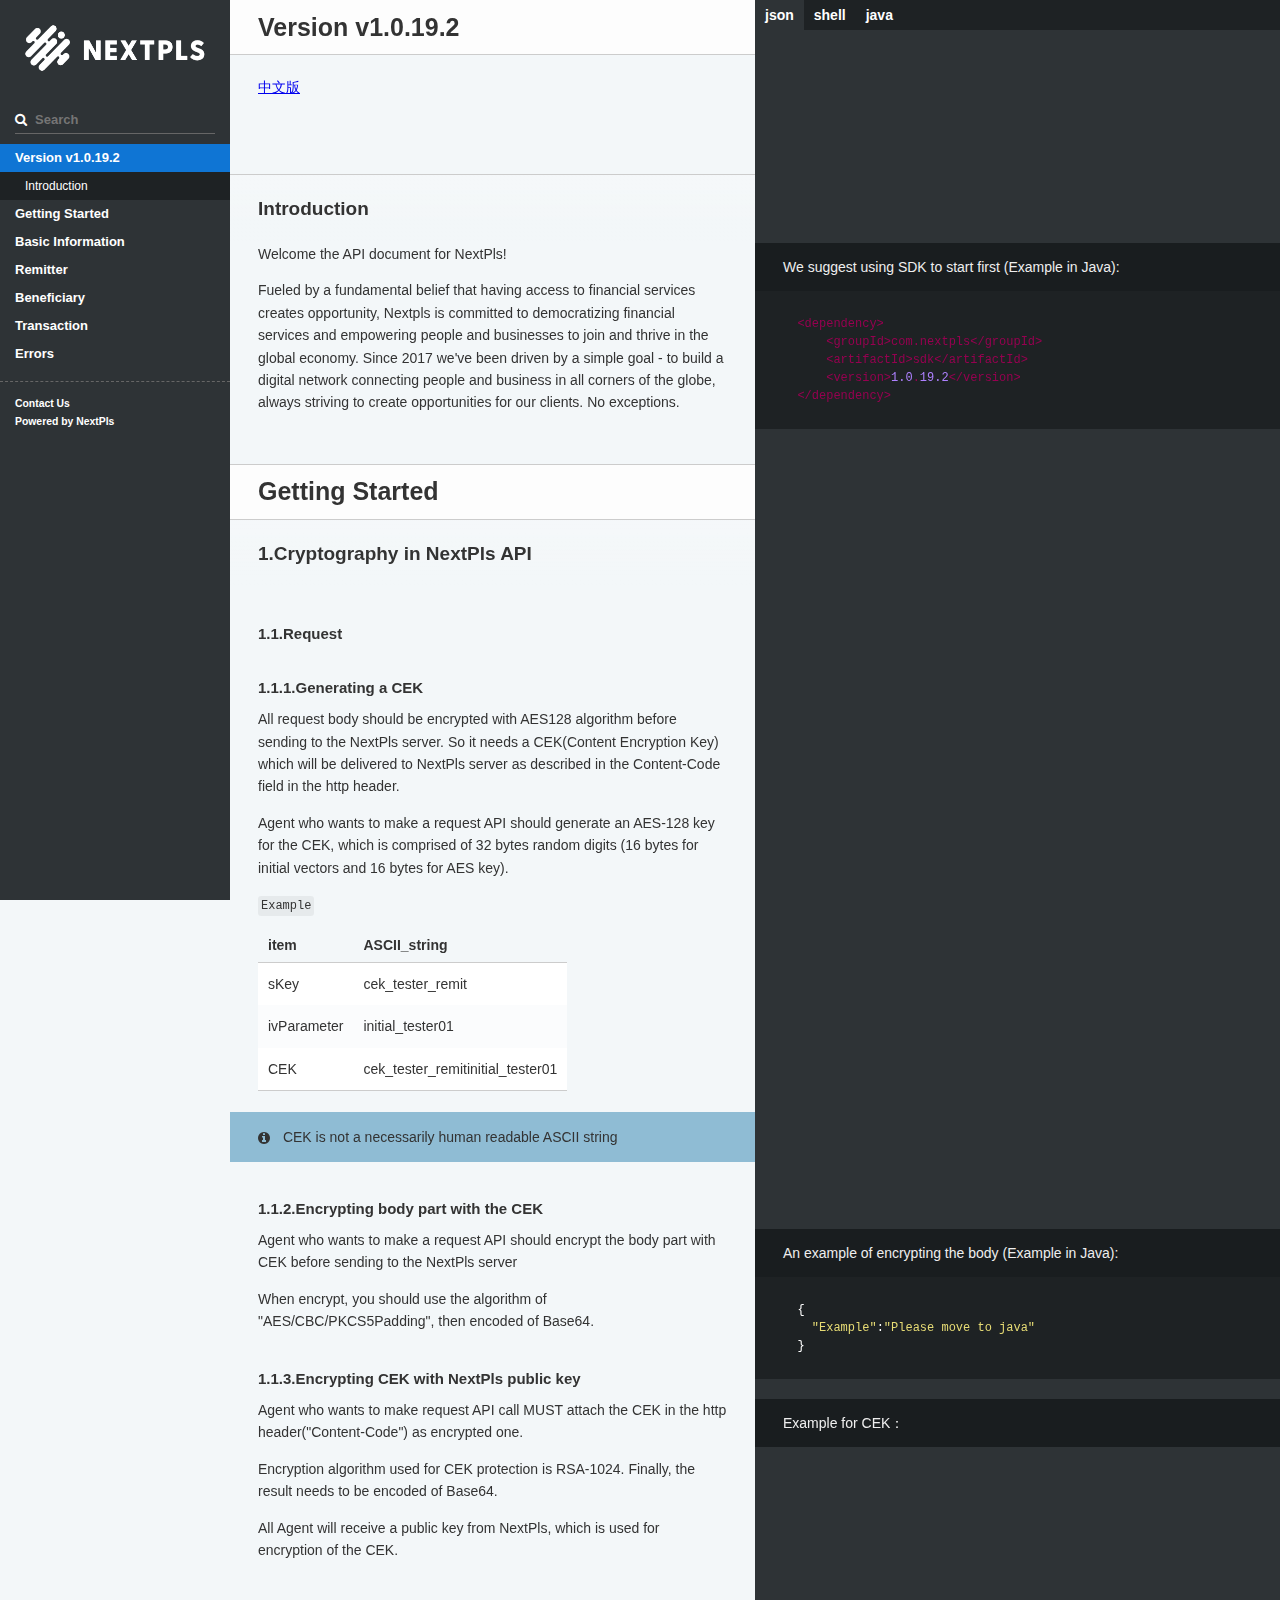
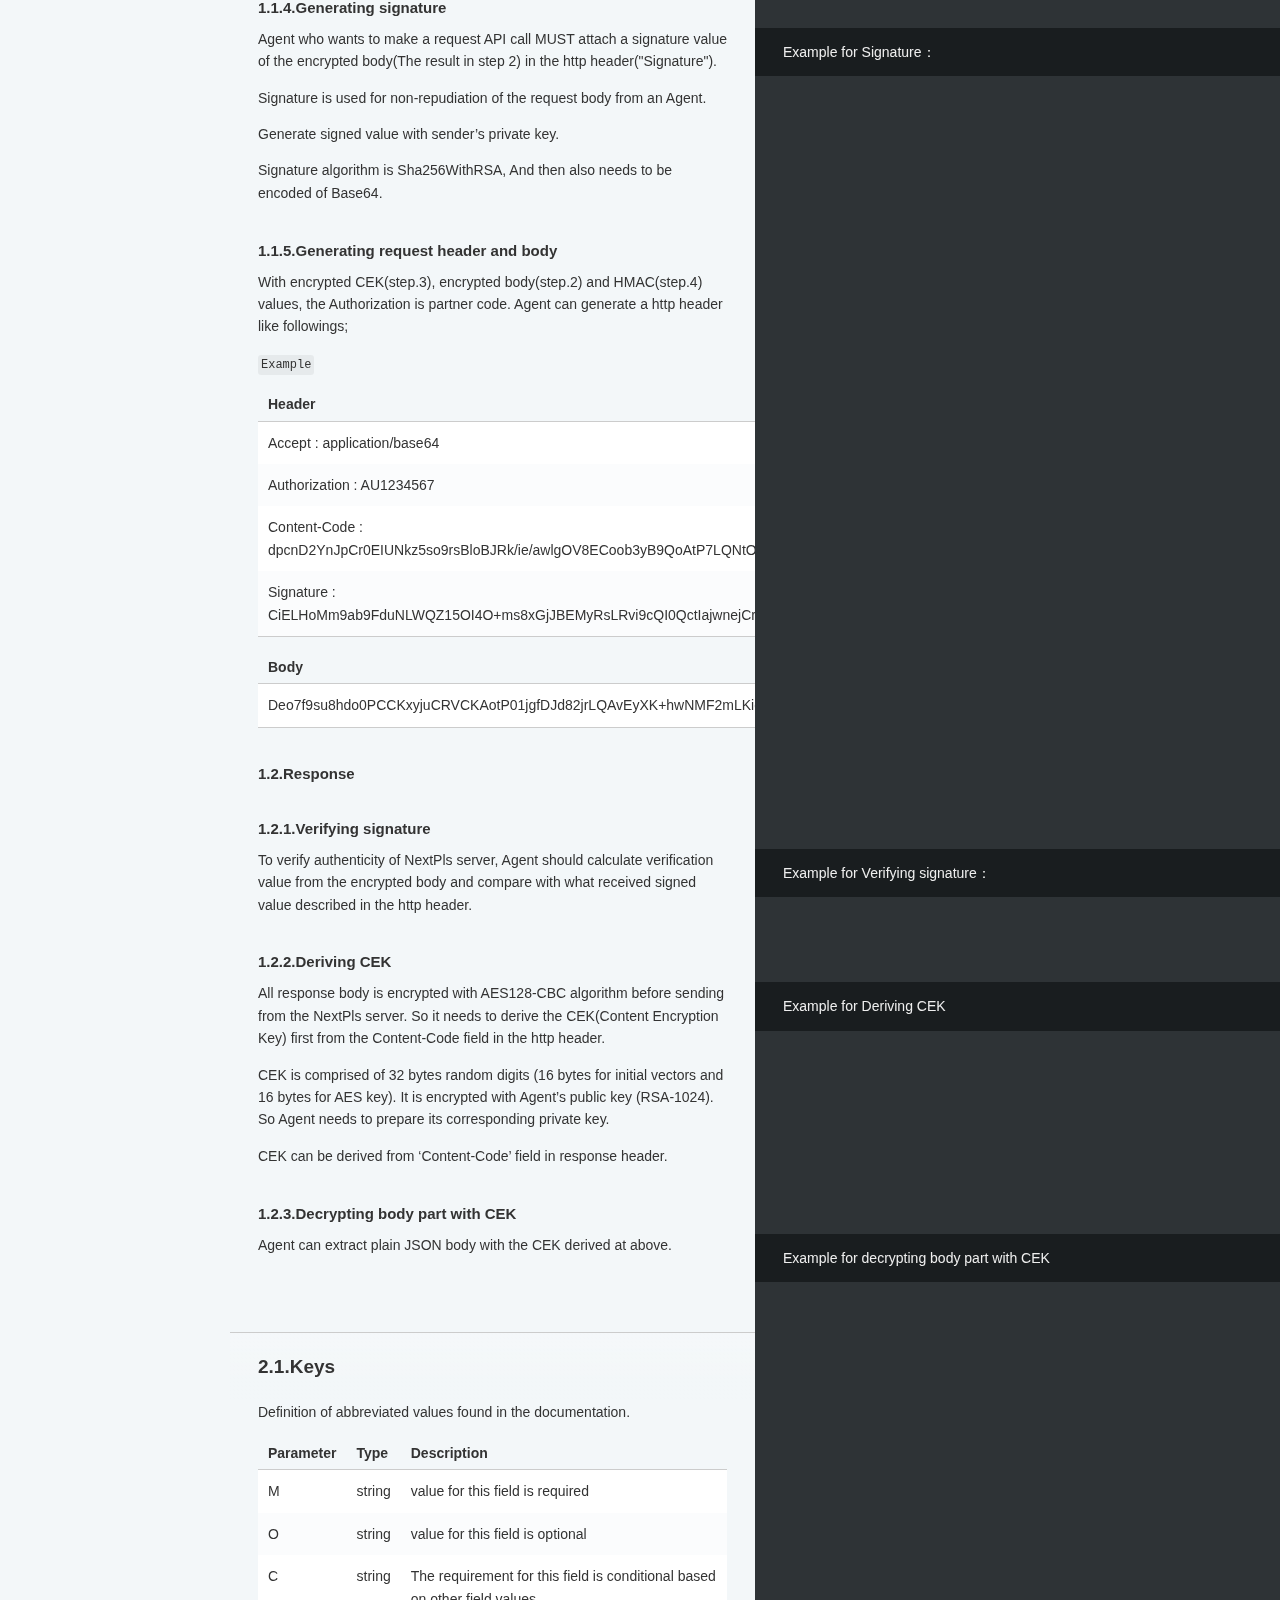
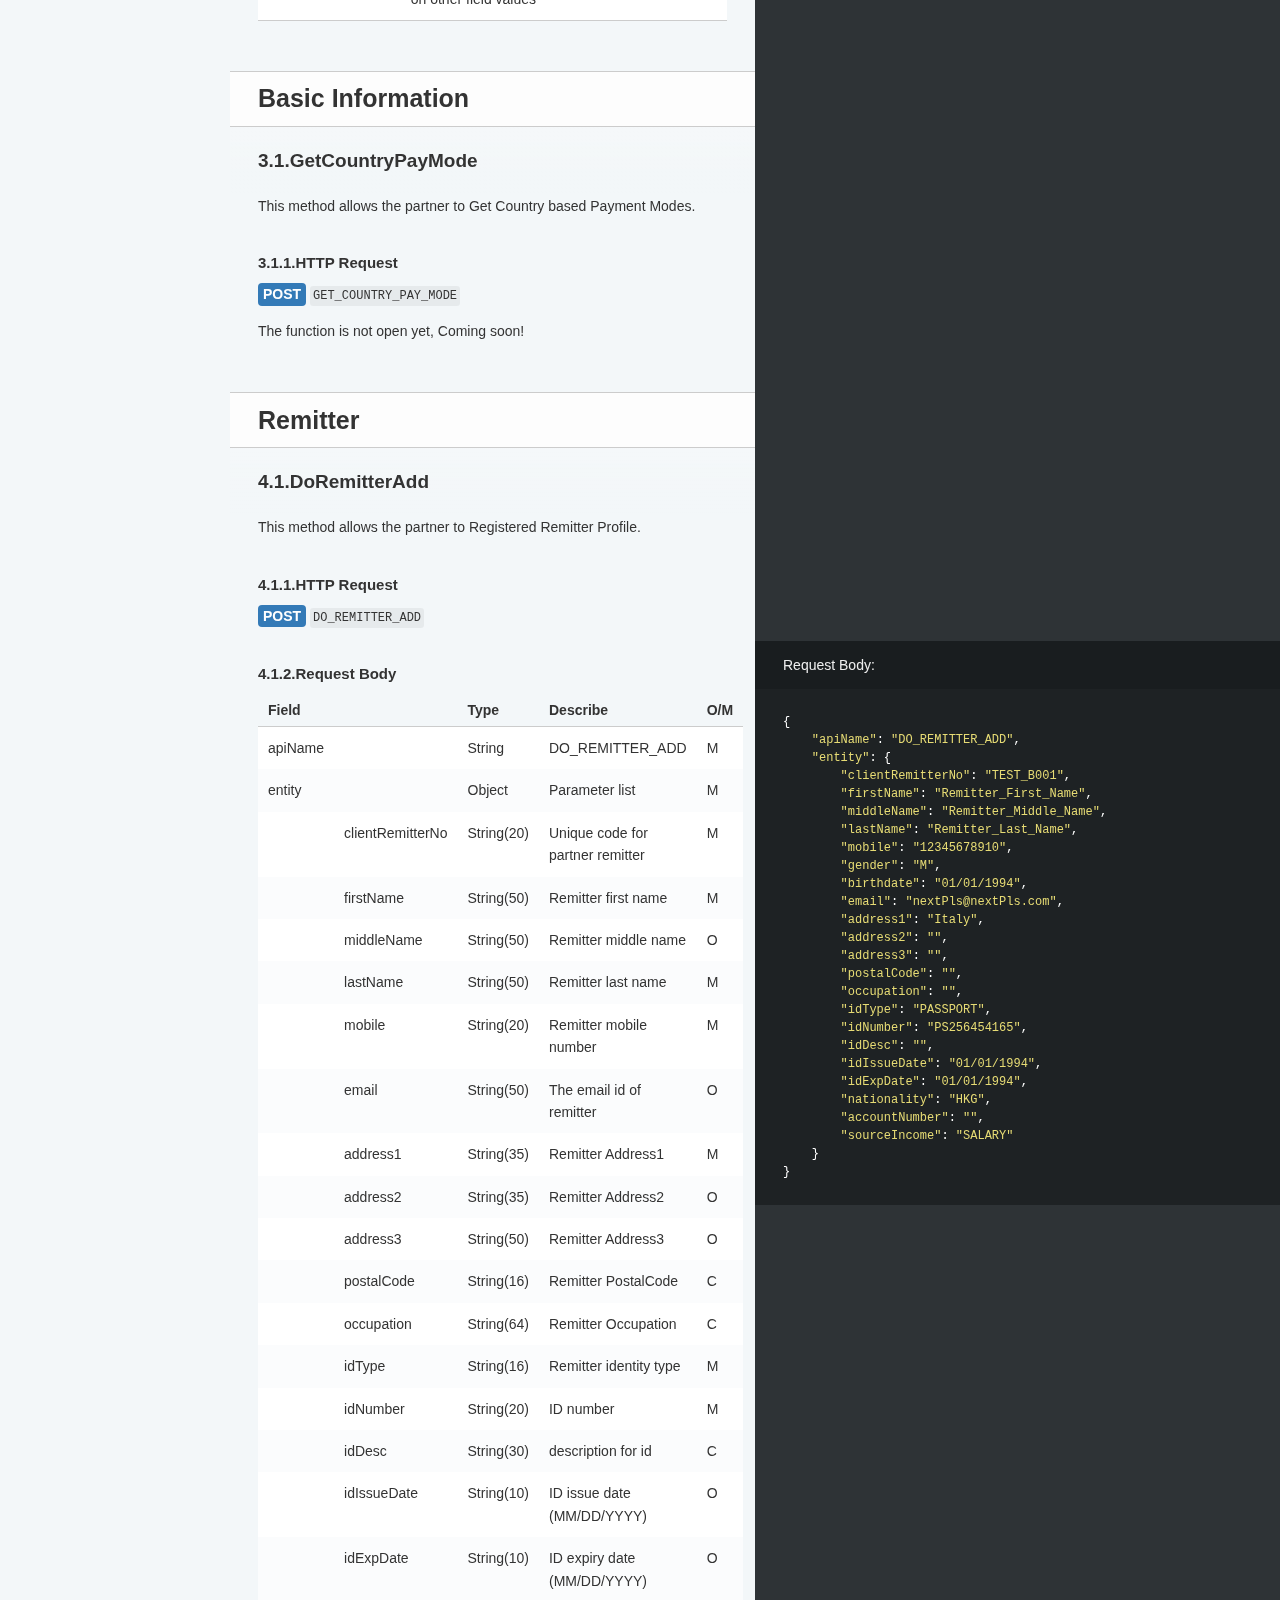
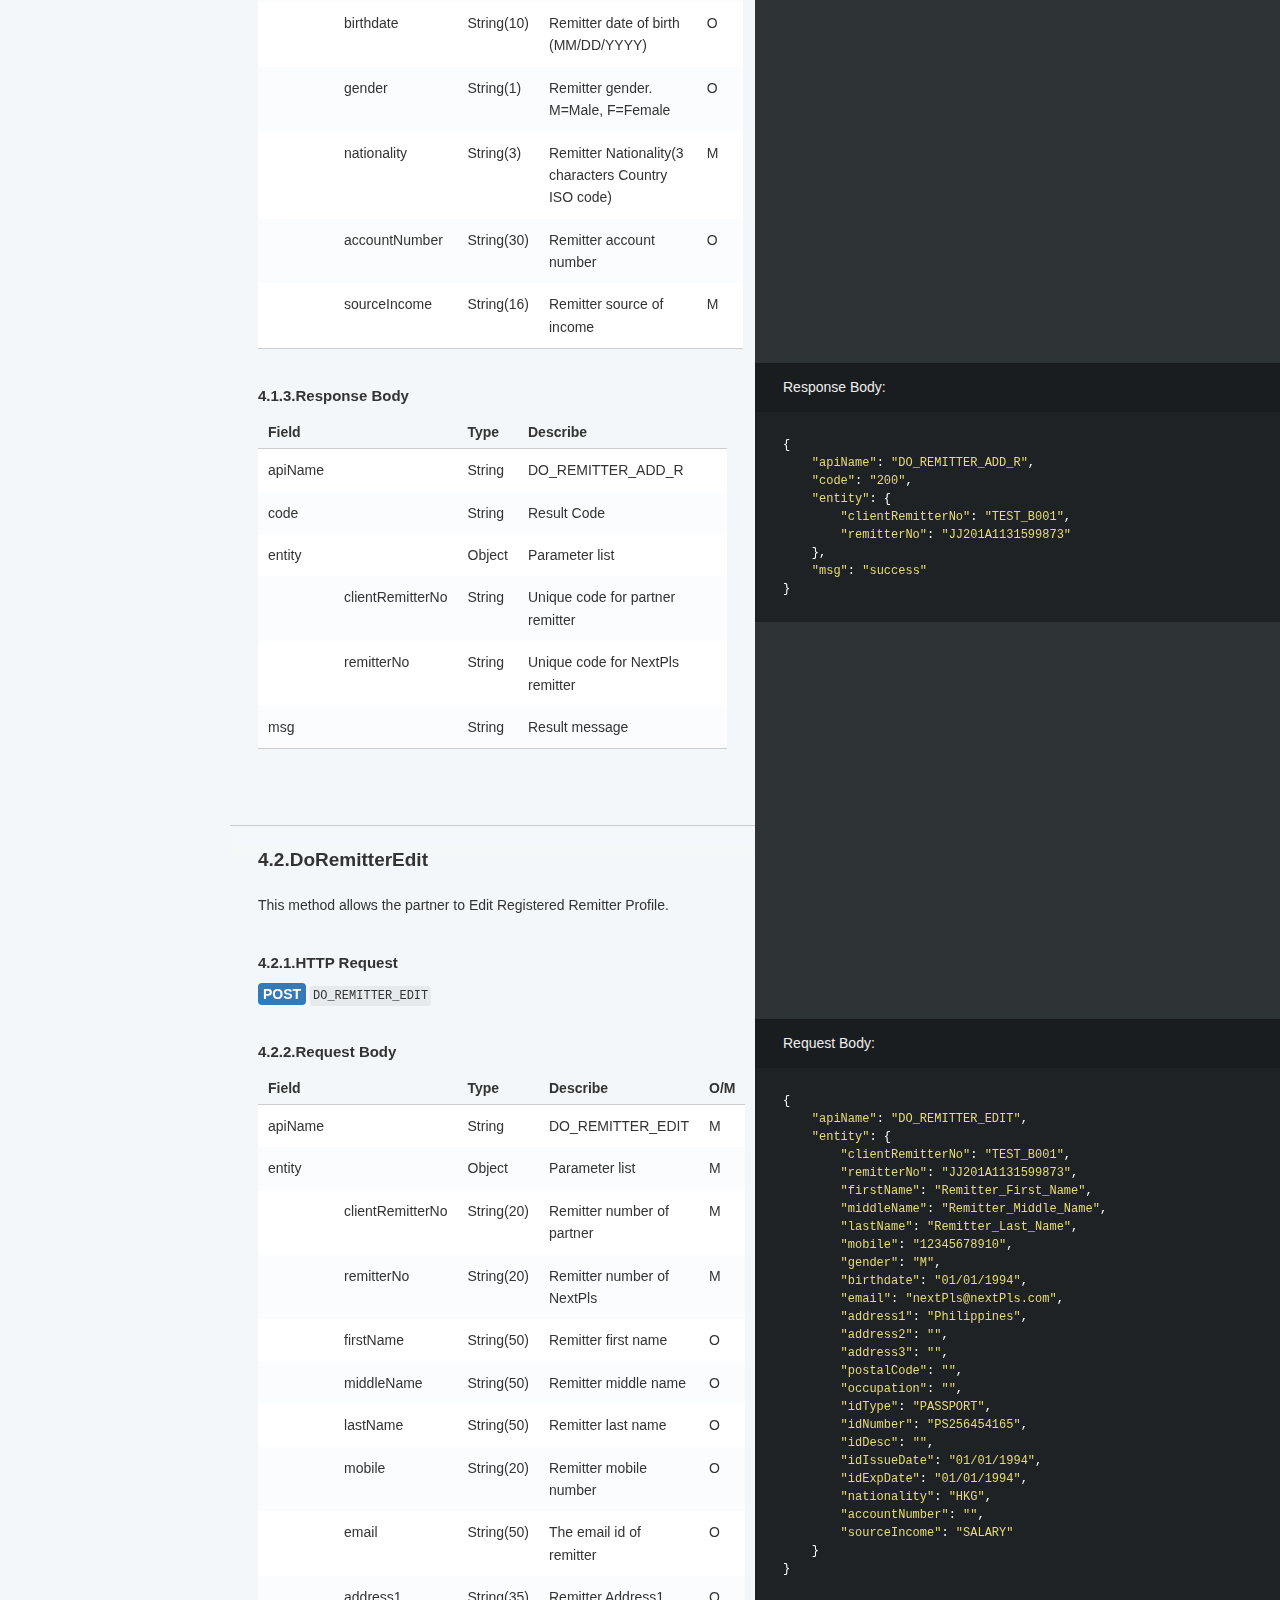
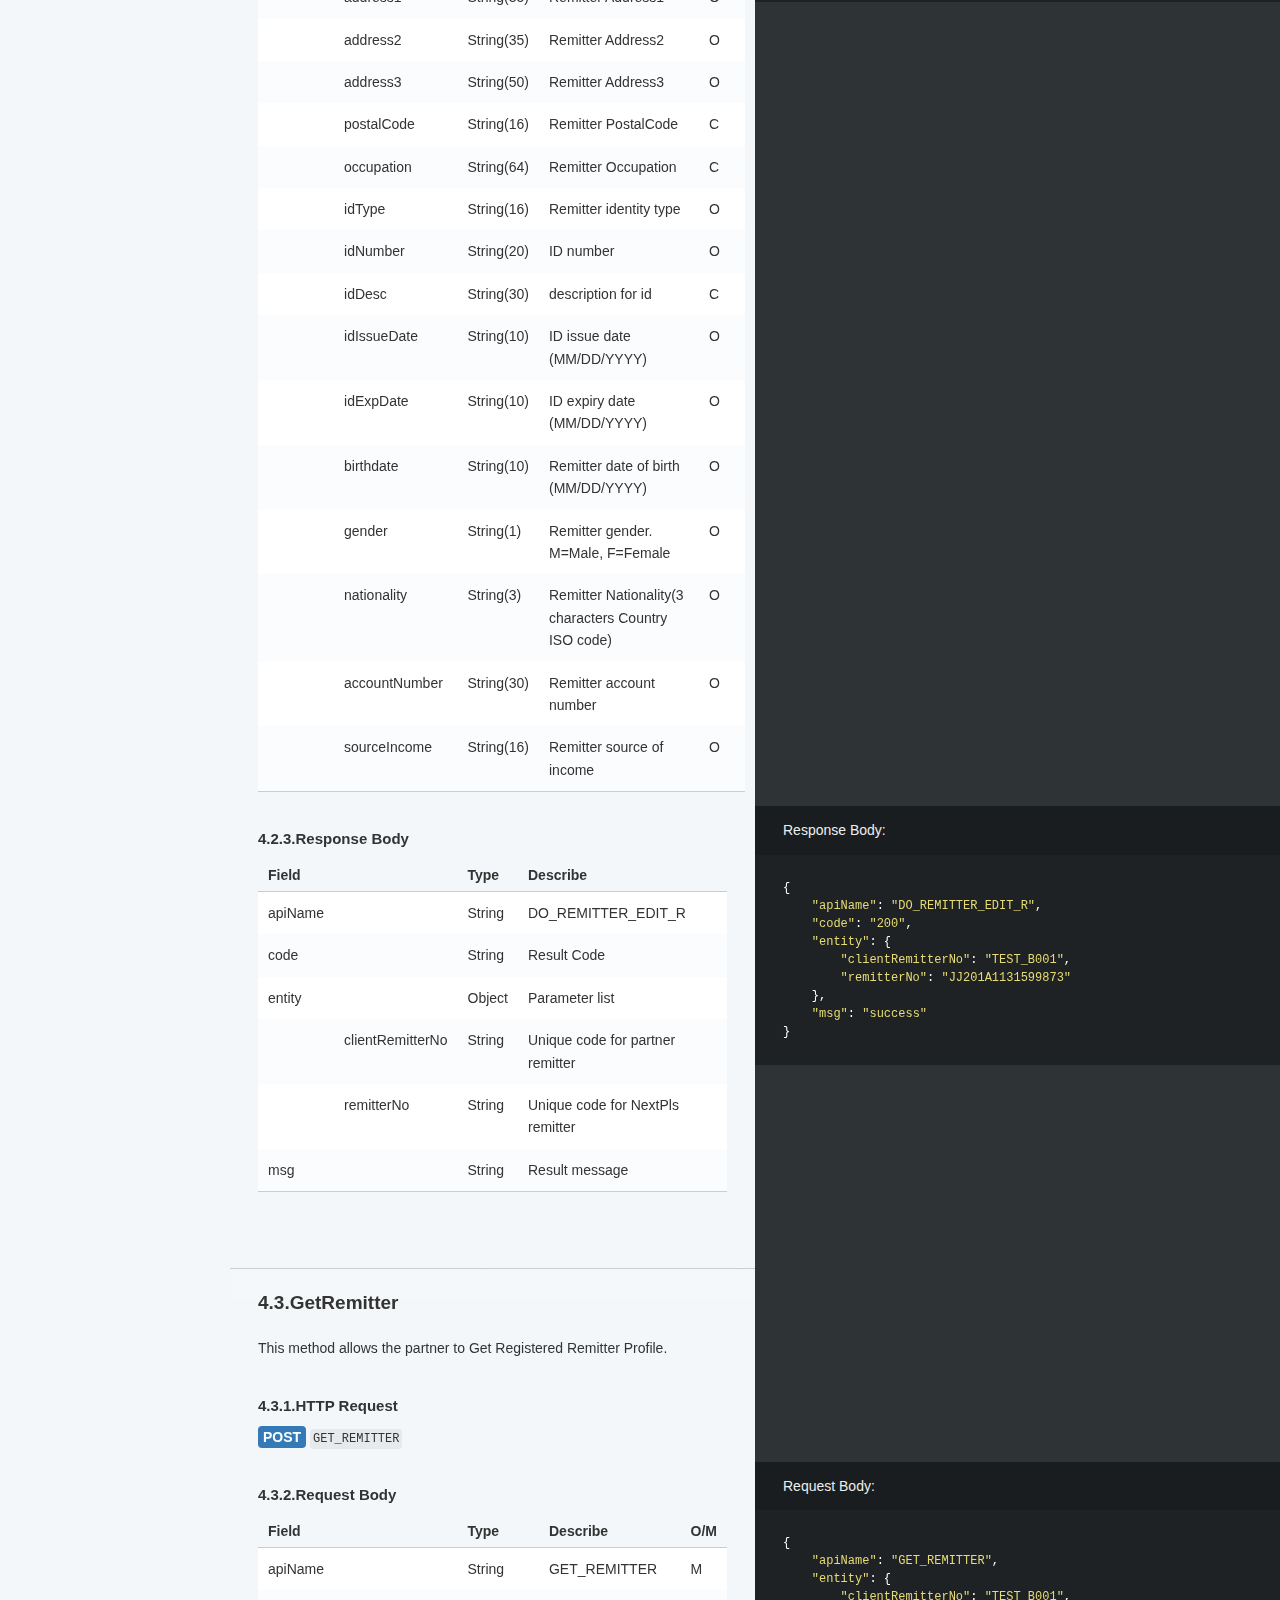
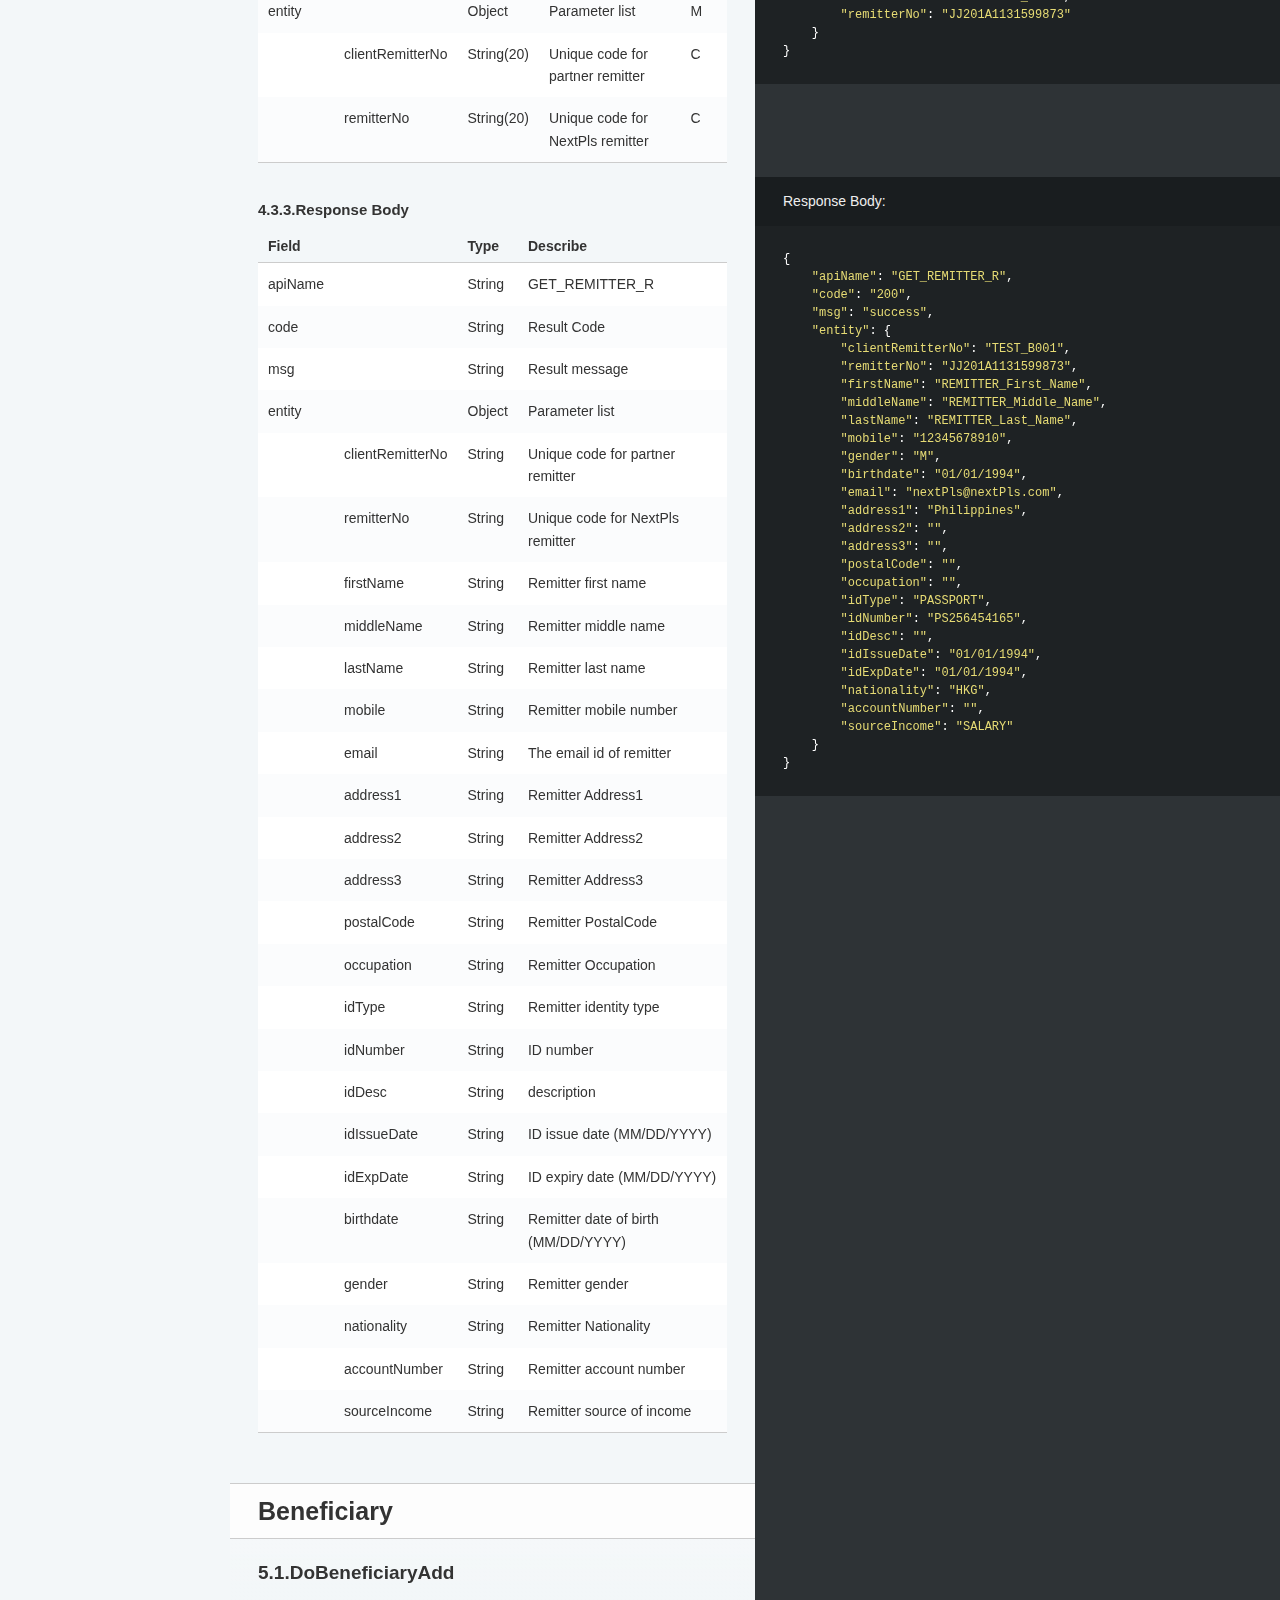
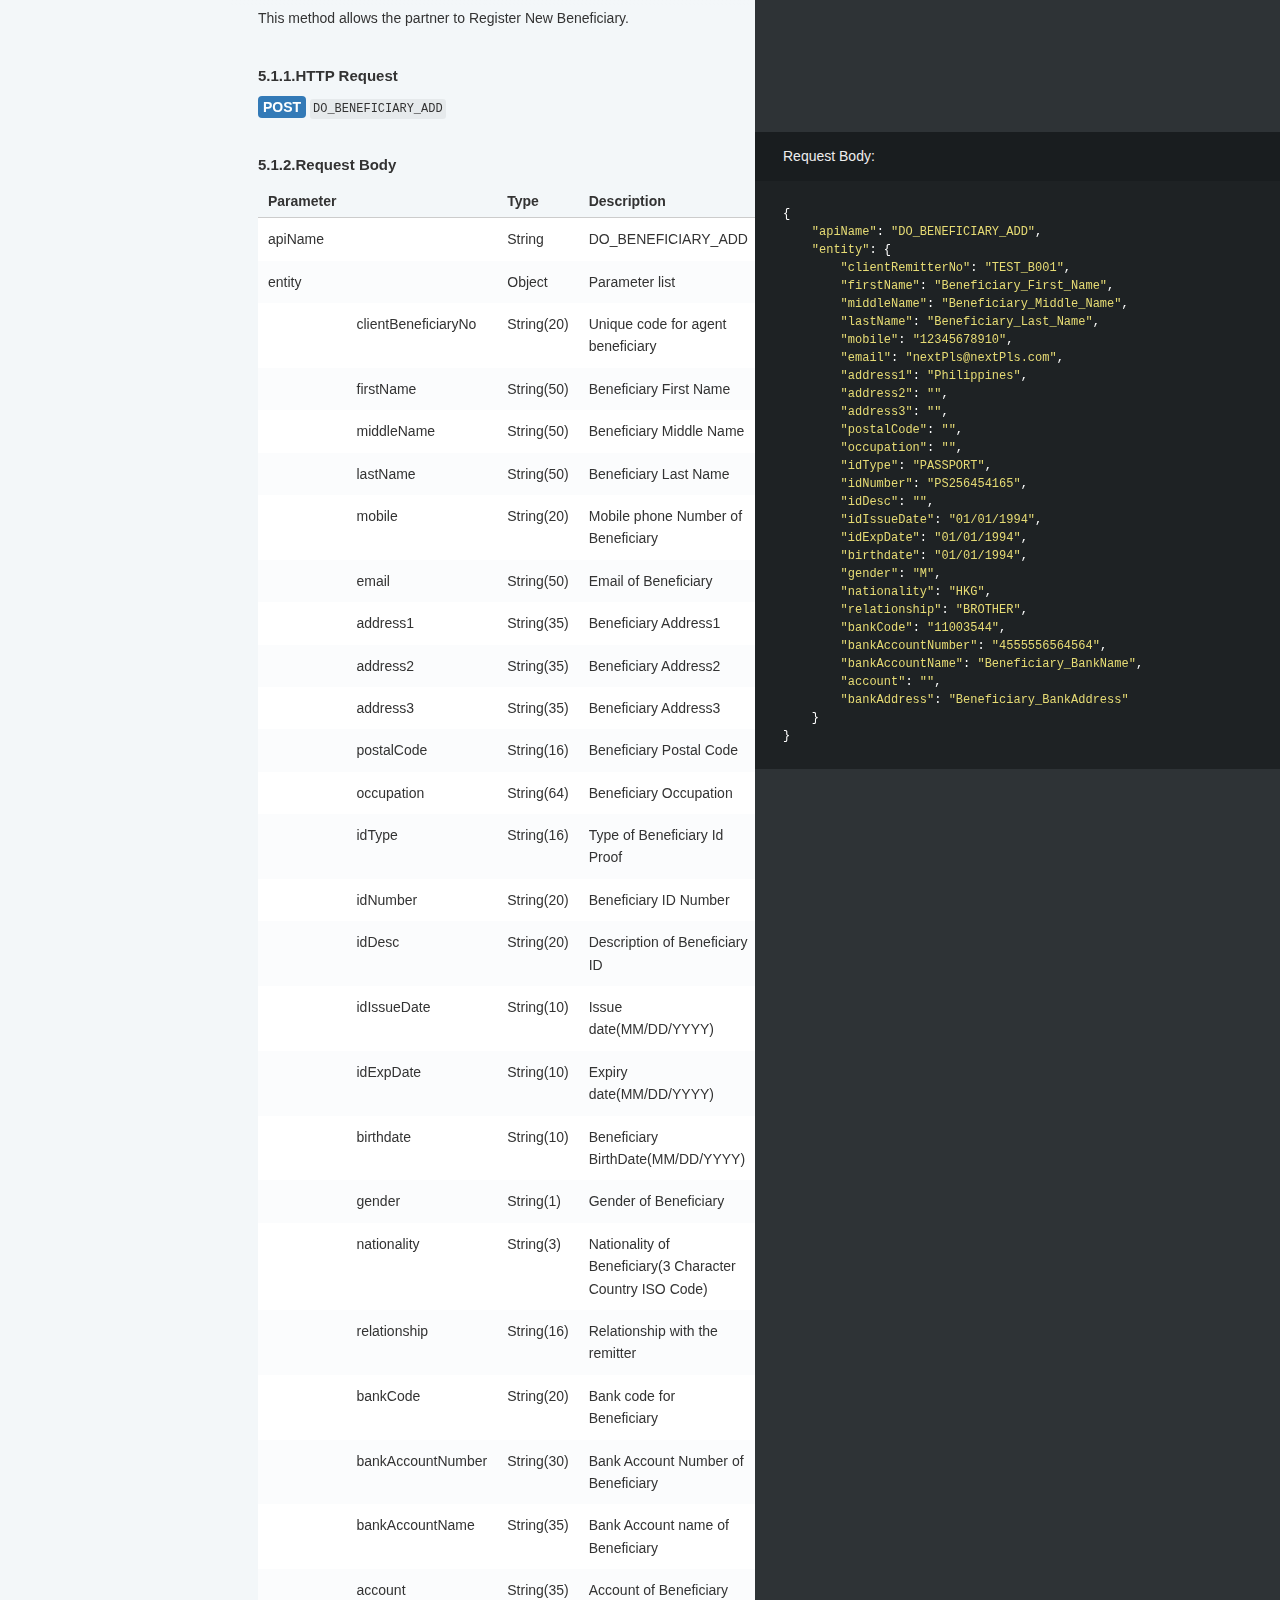
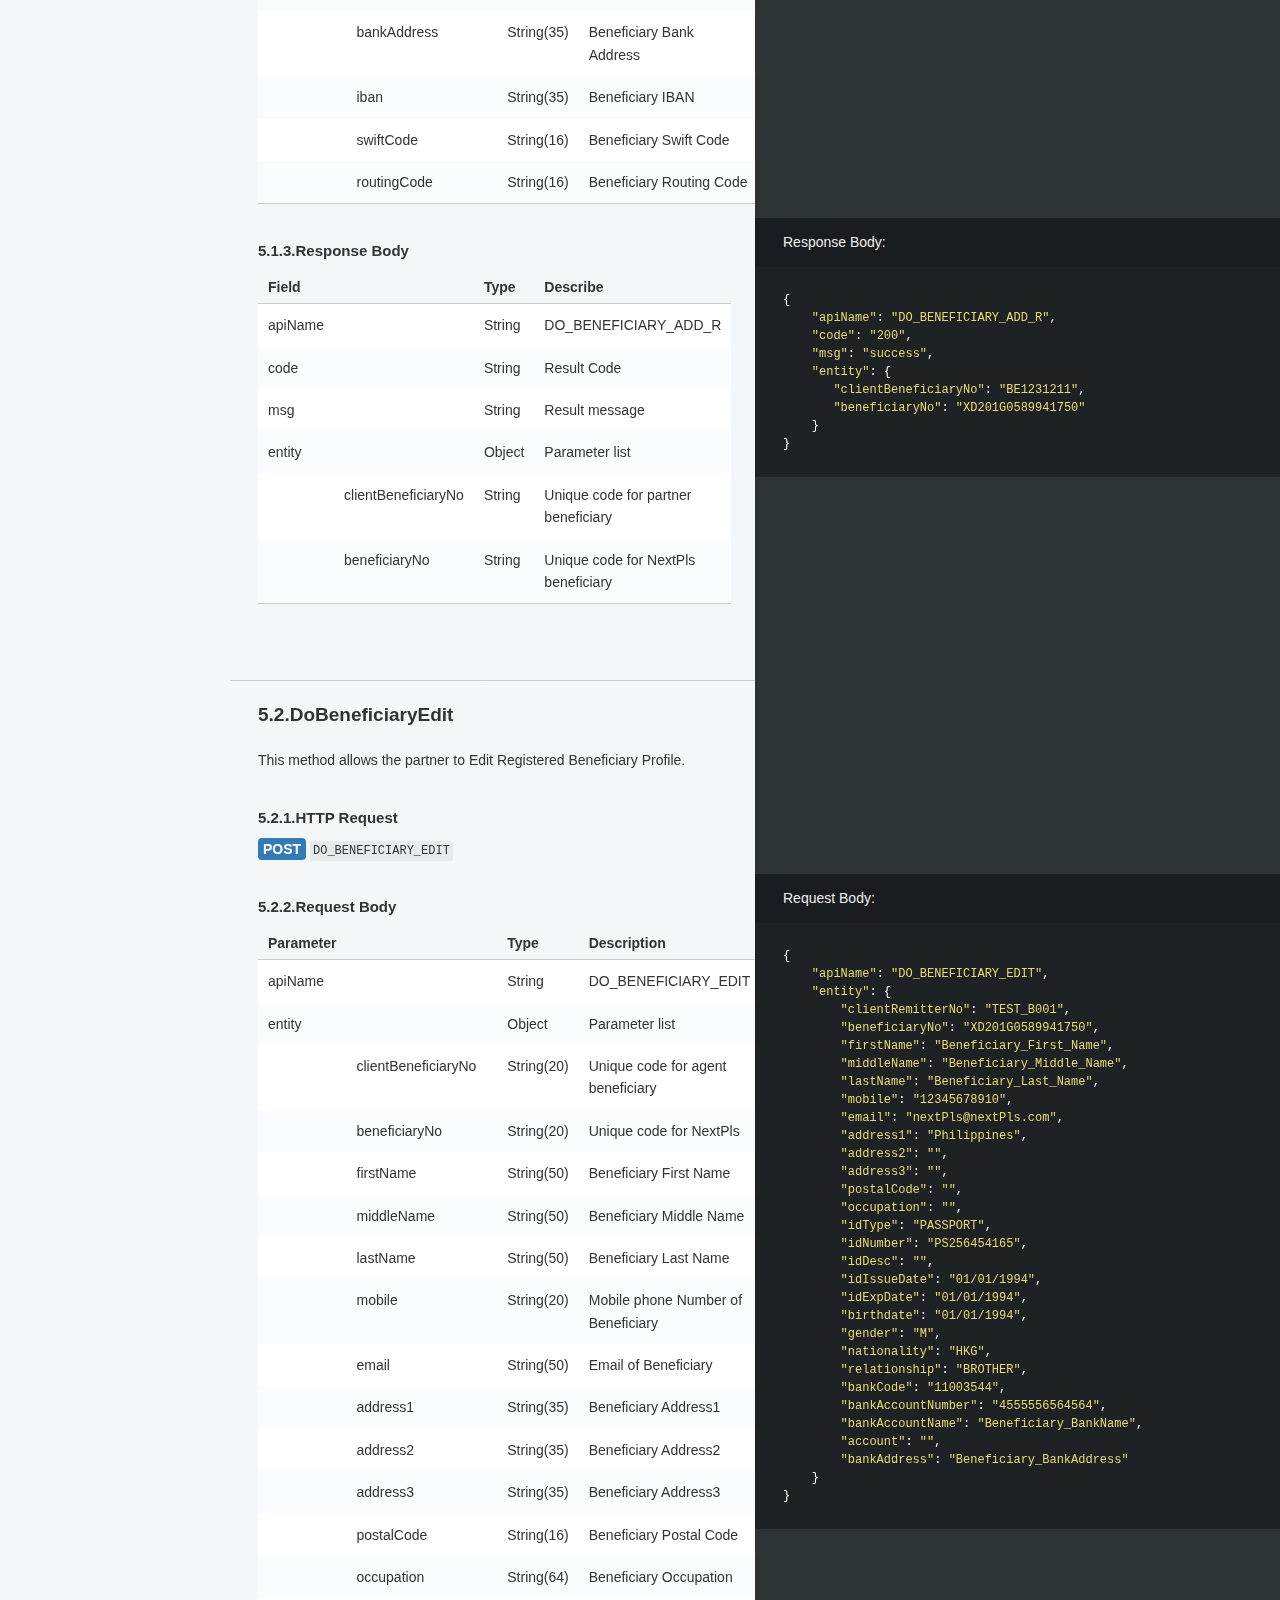
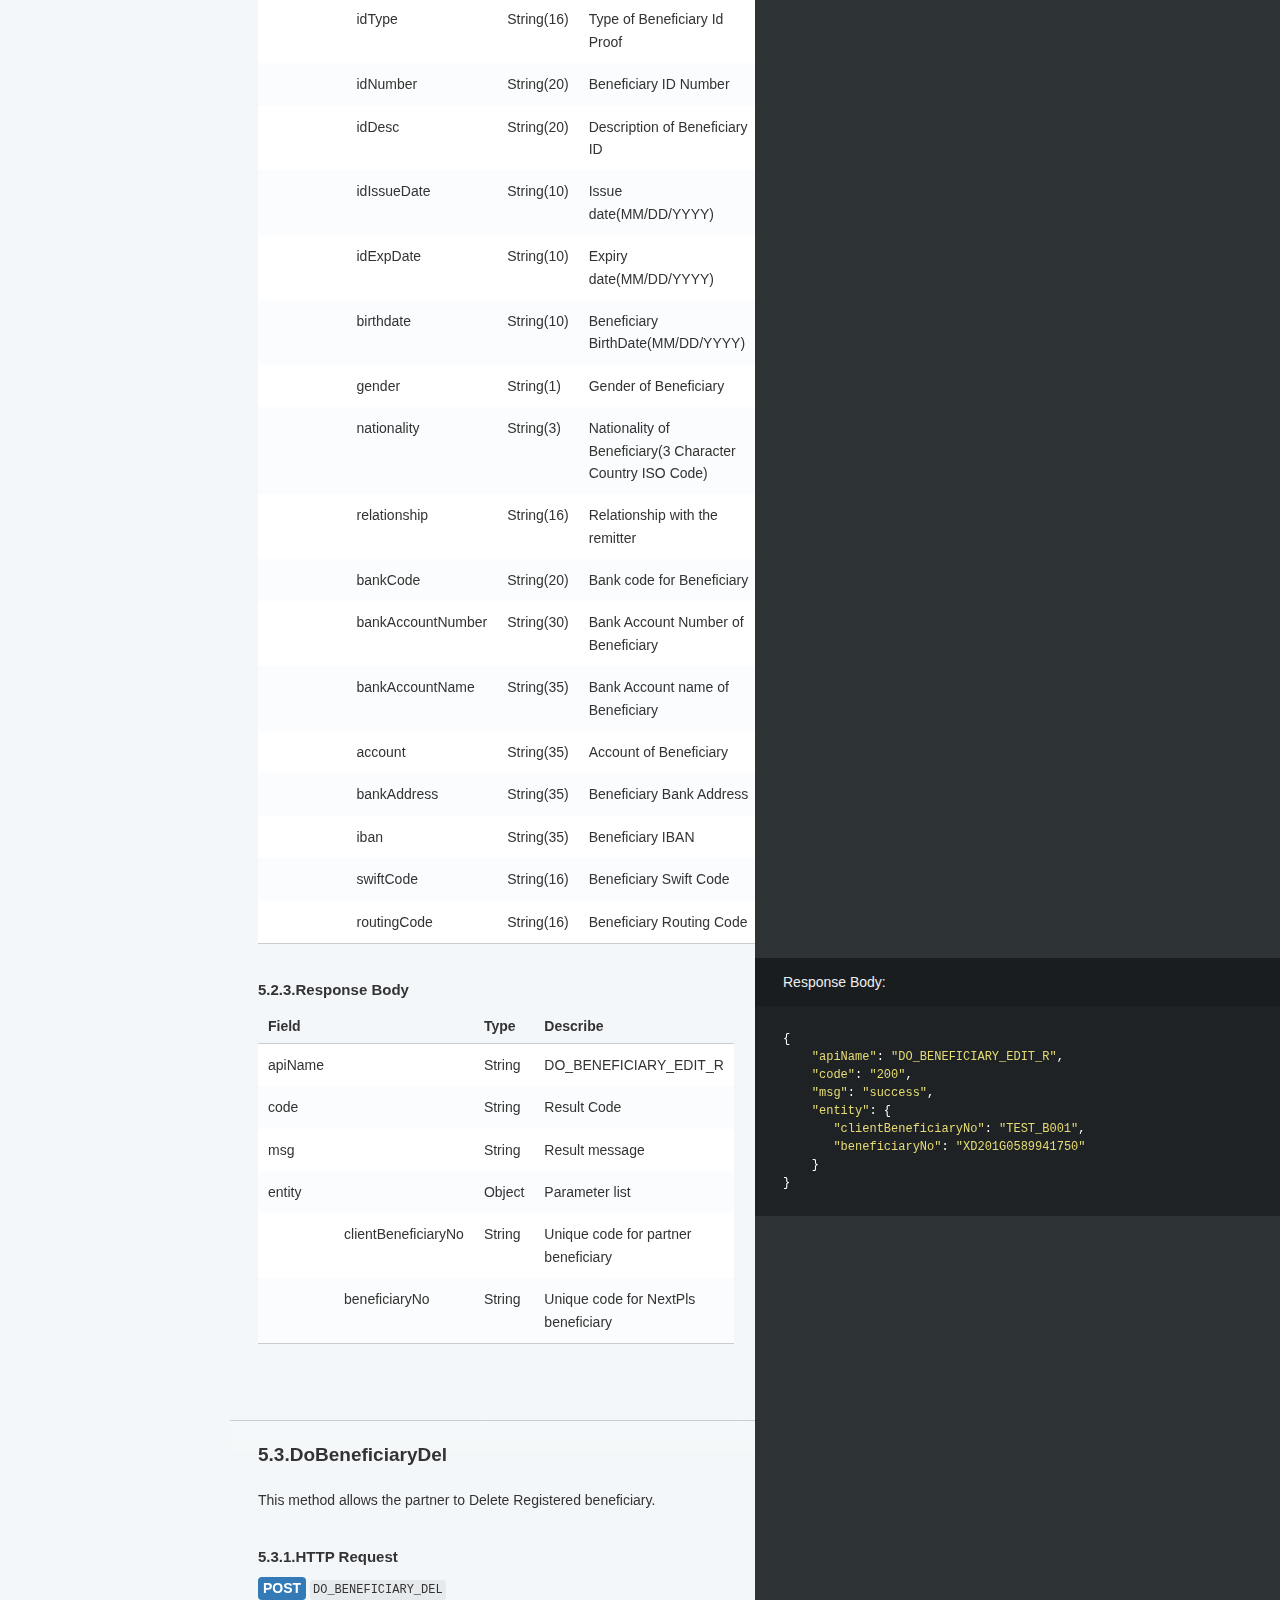
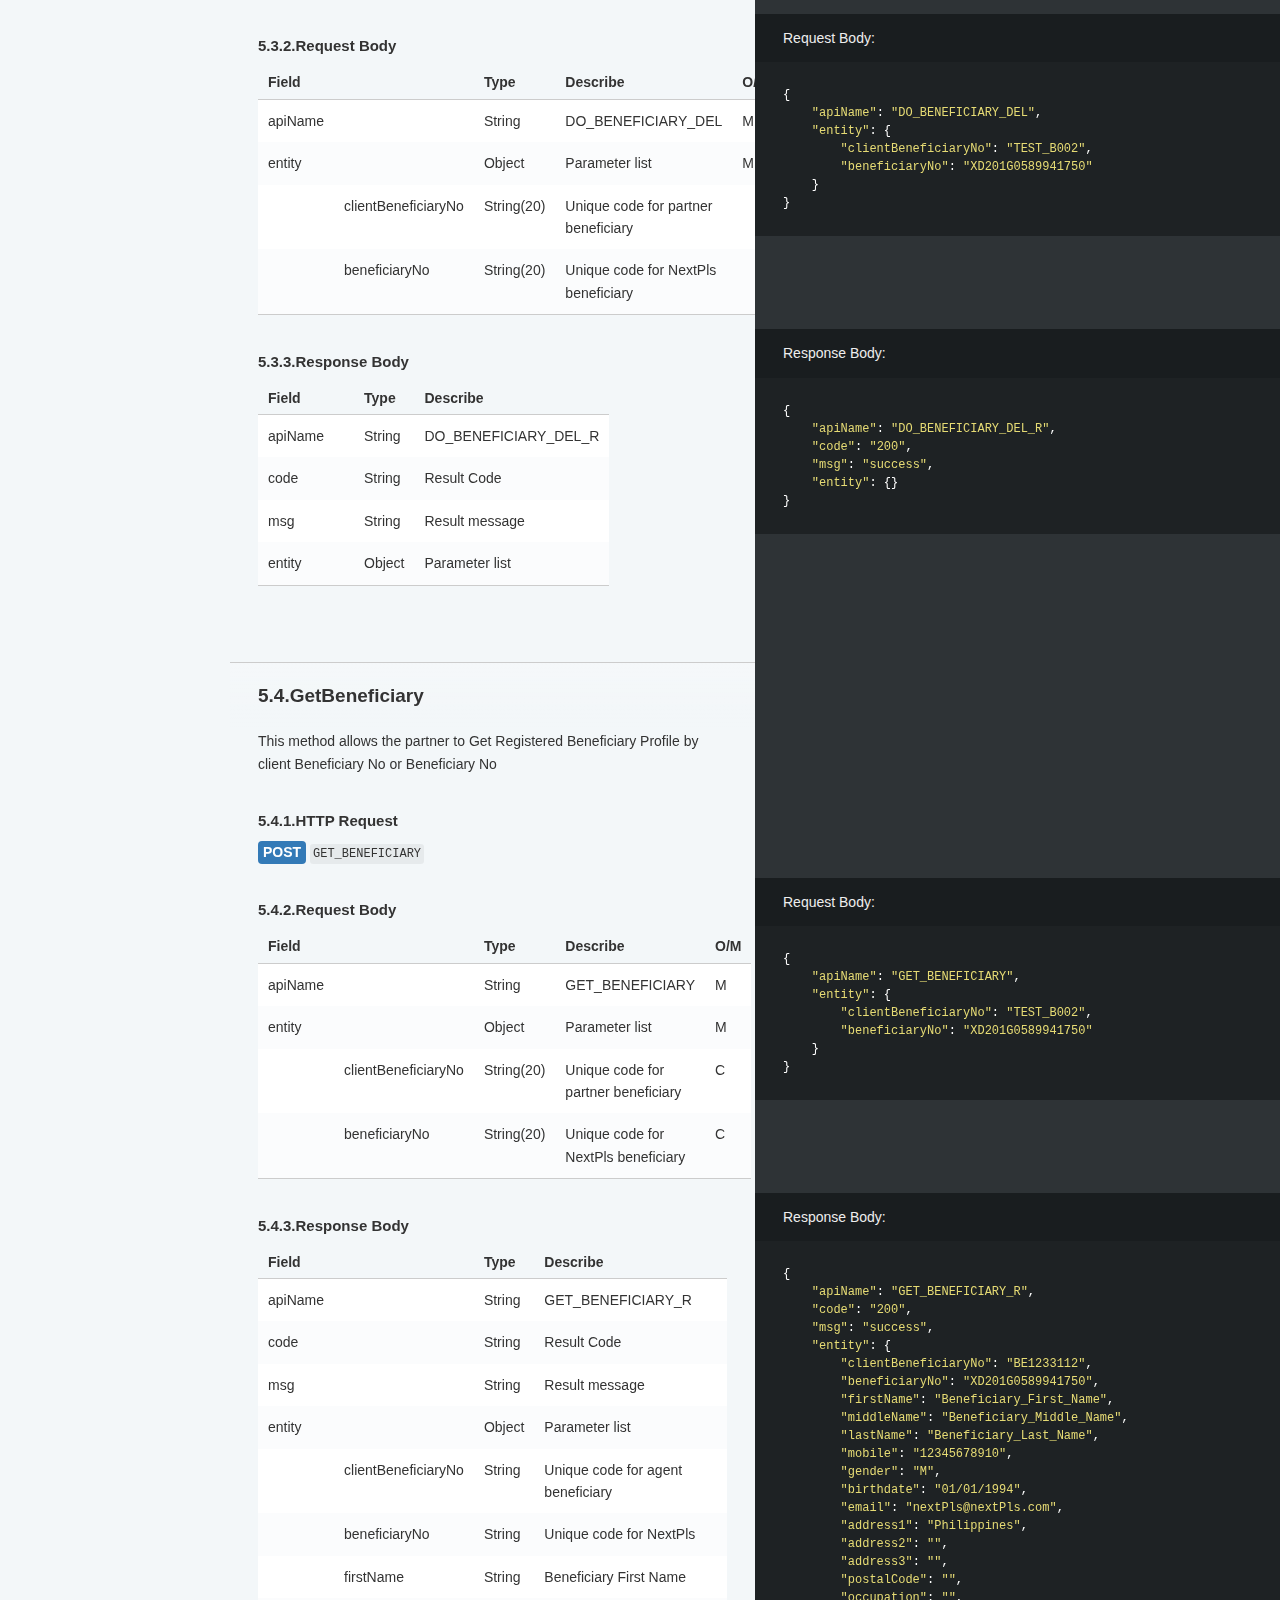
<file: en/index.html>
<!doctype html>
<html>
  <head>
    <meta charset="utf-8">
    <meta content="IE=edge,chrome=1" http-equiv="X-UA-Compatible">
    <meta name="viewport" content="width=device-width, initial-scale=1, maximum-scale=1">
    <title>API NextPls</title>

    <style>
      .highlight table td { padding: 5px; }
.highlight table pre { margin: 0; }
.highlight .gh {
  color: #999999;
}
.highlight .sr {
  color: #f6aa11;
}
.highlight .go {
  color: #888888;
}
.highlight .gp {
  color: #555555;
}
.highlight .gs {
}
.highlight .gu {
  color: #aaaaaa;
}
.highlight .nb {
  color: #f6aa11;
}
.highlight .cm {
  color: #75715e;
}
.highlight .cp {
  color: #75715e;
}
.highlight .c1 {
  color: #75715e;
}
.highlight .cs {
  color: #75715e;
}
.highlight .c, .highlight .cd {
  color: #75715e;
}
.highlight .err {
  color: #960050;
}
.highlight .gr {
  color: #960050;
}
.highlight .gt {
  color: #960050;
}
.highlight .gd {
  color: #49483e;
}
.highlight .gi {
  color: #49483e;
}
.highlight .ge {
  color: #49483e;
}
.highlight .kc {
  color: #66d9ef;
}
.highlight .kd {
  color: #66d9ef;
}
.highlight .kr {
  color: #66d9ef;
}
.highlight .no {
  color: #66d9ef;
}
.highlight .kt {
  color: #66d9ef;
}
.highlight .mf {
  color: #ae81ff;
}
.highlight .mh {
  color: #ae81ff;
}
.highlight .il {
  color: #ae81ff;
}
.highlight .mi {
  color: #ae81ff;
}
.highlight .mo {
  color: #ae81ff;
}
.highlight .m, .highlight .mb, .highlight .mx {
  color: #ae81ff;
}
.highlight .sc {
  color: #ae81ff;
}
.highlight .se {
  color: #ae81ff;
}
.highlight .ss {
  color: #ae81ff;
}
.highlight .sd {
  color: #e6db74;
}
.highlight .s2 {
  color: #e6db74;
}
.highlight .sb {
  color: #e6db74;
}
.highlight .sh {
  color: #e6db74;
}
.highlight .si {
  color: #e6db74;
}
.highlight .sx {
  color: #e6db74;
}
.highlight .s1 {
  color: #e6db74;
}
.highlight .s {
  color: #e6db74;
}
.highlight .na {
  color: #a6e22e;
}
.highlight .nc {
  color: #a6e22e;
}
.highlight .nd {
  color: #a6e22e;
}
.highlight .ne {
  color: #a6e22e;
}
.highlight .nf {
  color: #a6e22e;
}
.highlight .vc {
  color: #ffffff;
}
.highlight .nn {
  color: #ffffff;
}
.highlight .nl {
  color: #ffffff;
}
.highlight .ni {
  color: #ffffff;
}
.highlight .bp {
  color: #ffffff;
}
.highlight .vg {
  color: #ffffff;
}
.highlight .vi {
  color: #ffffff;
}
.highlight .nv {
  color: #ffffff;
}
.highlight .w {
  color: #ffffff;
}
.highlight {
  color: #ffffff;
}
.highlight .n, .highlight .py, .highlight .nx {
  color: #ffffff;
}
.highlight .ow {
  color: #f92672;
}
.highlight .nt {
  color: #f92672;
}
.highlight .k, .highlight .kv {
  color: #f92672;
}
.highlight .kn {
  color: #f92672;
}
.highlight .kp {
  color: #f92672;
}
.highlight .o {
  color: #f92672;
}
    </style>
    <link href="../stylesheets/screen.css" rel="stylesheet" media="screen" />
    <link href="../stylesheets/print.css" rel="stylesheet" media="print" />
      <script src="../javascripts/all.js"></script>
  </head>

  <body class="en en_index" data-languages="[&quot;json&quot;,&quot;shell&quot;,&quot;java&quot;]">
    <a href="#" id="nav-button">
      <span>
        NAV
        <img src="../images/navbar.png" alt="Navbar" />
      </span>
    </a>
    <div class="toc-wrapper">
      <img src="../images/logo.png" class="logo" alt="Logo" />
        <div class="lang-selector">
              <a href="#" data-language-name="json">json</a>
              <a href="#" data-language-name="shell">shell</a>
              <a href="#" data-language-name="java">java</a>
        </div>
        <div class="search">
          <input type="text" class="search" id="input-search" placeholder="Search">
        </div>
        <ul class="search-results"></ul>
      <ul id="toc" class="toc-list-h1">
          <li>
            <a href="#version-v1-0-19-2" class="toc-h1 toc-link" data-title="Version v1.0.19.2">Version v1.0.19.2</a>
              <ul class="toc-list-h2">
                  <li>
                    <a href="#introduction" class="toc-h2 toc-link" data-title="Introduction">Introduction</a>
                  </li>
              </ul>
          </li>
          <li>
            <a href="#getting-started" class="toc-h1 toc-link" data-title="Getting Started">Getting Started</a>
              <ul class="toc-list-h2">
                  <li>
                    <a href="#1-cryptography-in-nextpls-api" class="toc-h2 toc-link" data-title="1.Cryptography in NextPls API">1.Cryptography in NextPls API</a>
                  </li>
                  <li>
                    <a href="#2-1-keys" class="toc-h2 toc-link" data-title="2.1.Keys">2.1.Keys</a>
                  </li>
              </ul>
          </li>
          <li>
            <a href="#basic-information" class="toc-h1 toc-link" data-title="Basic Information">Basic Information</a>
              <ul class="toc-list-h2">
                  <li>
                    <a href="#3-1-getcountrypaymode" class="toc-h2 toc-link" data-title="3.1.GetCountryPayMode">3.1.GetCountryPayMode</a>
                  </li>
              </ul>
          </li>
          <li>
            <a href="#remitter" class="toc-h1 toc-link" data-title="Remitter">Remitter</a>
              <ul class="toc-list-h2">
                  <li>
                    <a href="#4-1-doremitteradd" class="toc-h2 toc-link" data-title="4.1.DoRemitterAdd">4.1.DoRemitterAdd</a>
                  </li>
                  <li>
                    <a href="#4-2-doremitteredit" class="toc-h2 toc-link" data-title="4.2.DoRemitterEdit">4.2.DoRemitterEdit</a>
                  </li>
                  <li>
                    <a href="#4-3-getremitter" class="toc-h2 toc-link" data-title="4.3.GetRemitter">4.3.GetRemitter</a>
                  </li>
              </ul>
          </li>
          <li>
            <a href="#beneficiary" class="toc-h1 toc-link" data-title="Beneficiary">Beneficiary</a>
              <ul class="toc-list-h2">
                  <li>
                    <a href="#5-1-dobeneficiaryadd" class="toc-h2 toc-link" data-title="5.1.DoBeneficiaryAdd">5.1.DoBeneficiaryAdd</a>
                  </li>
                  <li>
                    <a href="#5-2-dobeneficiaryedit" class="toc-h2 toc-link" data-title="5.2.DoBeneficiaryEdit">5.2.DoBeneficiaryEdit</a>
                  </li>
                  <li>
                    <a href="#5-3-dobeneficiarydel" class="toc-h2 toc-link" data-title="5.3.DoBeneficiaryDel">5.3.DoBeneficiaryDel</a>
                  </li>
                  <li>
                    <a href="#5-4-getbeneficiary" class="toc-h2 toc-link" data-title="5.4.GetBeneficiary">5.4.GetBeneficiary</a>
                  </li>
              </ul>
          </li>
          <li>
            <a href="#transaction" class="toc-h1 toc-link" data-title="Transaction">Transaction</a>
              <ul class="toc-list-h2">
                  <li>
                    <a href="#6-1-getbalance" class="toc-h2 toc-link" data-title="6.1.GetBalance">6.1.GetBalance</a>
                  </li>
                  <li>
                    <a href="#6-2-getexrate" class="toc-h2 toc-link" data-title="6.2.GetExRate">6.2.GetExRate</a>
                  </li>
                  <li>
                    <a href="#6-3-getexratelock" class="toc-h2 toc-link" data-title="6.3.GetExRateLock">6.3.GetExRateLock</a>
                  </li>
                  <li>
                    <a href="#6-4-dotransactionpre" class="toc-h2 toc-link" data-title="6.4.DoTransactionPre">6.4.DoTransactionPre</a>
                  </li>
                  <li>
                    <a href="#6-5-dotransaction" class="toc-h2 toc-link" data-title="6.5.DoTransaction">6.5.DoTransaction</a>
                  </li>
                  <li>
                    <a href="#6-6-dotokentransaction" class="toc-h2 toc-link" data-title="6.6.DoTokenTransaction">6.6.DoTokenTransaction</a>
                  </li>
                  <li>
                    <a href="#6-7-gettransactionstatus" class="toc-h2 toc-link" data-title="6.7.GetTransactionStatus">6.7.GetTransactionStatus</a>
                  </li>
                  <li>
                    <a href="#6-8-dotransactioncancel" class="toc-h2 toc-link" data-title="6.8.DoTransactionCancel">6.8.DoTransactionCancel</a>
                  </li>
              </ul>
          </li>
          <li>
            <a href="#errors" class="toc-h1 toc-link" data-title="Errors">Errors</a>
              <ul class="toc-list-h2">
                  <li>
                    <a href="#7-1-http-error-codes" class="toc-h2 toc-link" data-title="7.1.HTTP Error Codes">7.1.HTTP Error Codes</a>
                  </li>
              </ul>
          </li>
      </ul>
        <ul class="toc-footer">
            <li><a href='#'>Contact Us</a></li>
            <li><a href='https://www.nextpls.com'>Powered by NextPls</a></li>
        </ul>
    </div>
    <div class="page-wrapper">
      <div class="dark-box"></div>
      <div class="content">
        <h1 id='version-v1-0-19-2'>Version v1.0.19.2</h1>
<p><a href="/cn">中文版</a></p>
<h2 id='introduction'>Introduction</h2>
<blockquote>
<p>We suggest using SDK to start first (Example in Java):</p>
</blockquote>
<pre class="highlight json tab-json"><code><span class="w">  </span><span class="err">&lt;dependency&gt;</span><span class="w">
      </span><span class="err">&lt;groupId&gt;com.nextpls&lt;/groupId&gt;</span><span class="w">
      </span><span class="err">&lt;artifactId&gt;sdk&lt;/artifactId&gt;</span><span class="w">
      </span><span class="err">&lt;version&gt;</span><span class="mf">1.0</span><span class="err">.</span><span class="mf">19.2</span><span class="err">&lt;/version&gt;</span><span class="w">
  </span><span class="err">&lt;/dependency&gt;</span><span class="w">
</span></code></pre><pre class="highlight shell tab-shell"><code>
  &lt;dependency&gt;
      &lt;groupId&gt;com.nextpls&lt;/groupId&gt;
      &lt;artifactId&gt;sdk&lt;/artifactId&gt;
      &lt;version&gt;1.0.19.2&lt;/version&gt;
  &lt;/dependency&gt;

</code></pre><pre class="highlight java tab-java"><code><span class="cm">/**
  &lt;dependency&gt;
      &lt;groupId&gt;com.nextpls&lt;/groupId&gt;
      &lt;artifactId&gt;sdk&lt;/artifactId&gt;
      &lt;version&gt;1.0.19.2&lt;/version&gt;
  &lt;/dependency&gt;
*/</span>
</code></pre>
<p>Welcome the API document for NextPls!</p>

<p>Fueled by a fundamental belief that having access to financial services creates opportunity,
Nextpls is committed to democratizing financial services and empowering people and businesses 
to join and thrive in the global economy. Since 2017 we&#39;ve been driven by a simple goal - 
to build a digital network connecting people and business in all corners of the globe,
always striving to create opportunities for our clients. No exceptions.</p>
<h1 id='getting-started'>Getting Started</h1><h2 id='1-cryptography-in-nextpls-api'>1.Cryptography in NextPls API</h2><h3 id='1-1-request'>1.1.Request</h3><h3 id='1-1-1-generating-a-cek'>1.1.1.Generating a CEK</h3>
<p>All request body should be encrypted with AES128 algorithm before sending to the NextPls server. So it needs a CEK(Content Encryption Key) which will be delivered to NextPls server as described in the Content-Code field in the http header.</p>

<p>Agent who wants to make a request API should generate an AES-128 key for the CEK, which is comprised of 32 bytes random digits (16 bytes for initial vectors and 16 bytes for AES key). </p>

<p><code>Example</code></p>

<table><thead>
<tr>
<th>item</th>
<th>ASCII_string</th>
</tr>
</thead><tbody>
<tr>
<td>sKey</td>
<td>cek_tester_remit</td>
</tr>
<tr>
<td>ivParameter</td>
<td>initial_tester01</td>
</tr>
<tr>
<td>CEK</td>
<td>cek_tester_remitinitial_tester01</td>
</tr>
</tbody></table>

<aside class="notice">
CEK is not a necessarily human readable ASCII string
</aside>
  
<h3 id='1-1-2-encrypting-body-part-with-the-cek'>1.1.2.Encrypting body part with the CEK</h3>
<blockquote>
<p>An example of encrypting the body (Example in Java):</p>
</blockquote>
<pre class="highlight json tab-json"><code><span class="w">  </span><span class="p">{</span><span class="w">
    </span><span class="s2">"Example"</span><span class="p">:</span><span class="s2">"Please move to java"</span><span class="w">
  </span><span class="p">}</span><span class="w">
</span></code></pre><pre class="highlight shell tab-shell"><code>    Please find the example <span class="k">in </span>java
</code></pre><pre class="highlight java tab-java"><code>    <span class="kd">public</span> <span class="kd">class</span> <span class="nc">example</span><span class="o">{</span>
        <span class="kd">public</span> <span class="kd">static</span> <span class="kt">void</span> <span class="nf">main</span><span class="o">(</span><span class="n">String</span><span class="o">[]</span> <span class="n">args</span><span class="o">){</span>

            <span class="n">Cipher</span> <span class="n">cipher</span> <span class="o">=</span> <span class="n">Cipher</span><span class="o">.</span><span class="na">getInstance</span><span class="o">(</span><span class="s">"AES/CBC/PKCS5Padding"</span><span class="o">);</span>
            <span class="kt">byte</span><span class="o">[]</span> <span class="n">raw</span> <span class="o">=</span> <span class="n">sKey</span><span class="o">.</span><span class="na">getBytes</span><span class="o">();</span>
            <span class="n">SecretKeySpec</span> <span class="n">skeySpec</span> <span class="o">=</span> <span class="k">new</span> <span class="n">SecretKeySpec</span><span class="o">(</span><span class="n">raw</span><span class="o">,</span> <span class="s">"AES"</span><span class="o">);</span>
            <span class="n">IvParameterSpec</span> <span class="n">iv</span> <span class="o">=</span> <span class="k">new</span> <span class="n">IvParameterSpec</span><span class="o">(</span><span class="n">ivParameter</span><span class="o">.</span><span class="na">getBytes</span><span class="o">());</span>
            <span class="n">cipher</span><span class="o">.</span><span class="na">init</span><span class="o">(</span><span class="n">Cipher</span><span class="o">.</span><span class="na">ENCRYPT_MODE</span><span class="o">,</span> <span class="n">skeySpec</span><span class="o">,</span> <span class="n">iv</span><span class="o">);</span>
            <span class="kt">byte</span><span class="o">[]</span> <span class="n">encrypted</span> <span class="o">=</span> <span class="n">cipher</span><span class="o">.</span><span class="na">doFinal</span><span class="o">(</span><span class="n">body</span><span class="o">.</span><span class="na">getBytes</span><span class="o">(</span><span class="s">"UTF-8"</span><span class="o">));</span>
            <span class="n">String</span> <span class="n">encryptedBody</span> <span class="o">=</span> <span class="n">Base64</span><span class="o">.</span><span class="na">getEncoder</span><span class="o">().</span><span class="na">encodeToString</span><span class="o">(</span><span class="n">encrypted</span><span class="o">);</span>
            <span class="n">System</span><span class="o">.</span><span class="na">out</span><span class="o">.</span><span class="na">println</span><span class="o">(</span><span class="s">"The encrypted body:"</span> <span class="o">+</span> <span class="n">encryptedBody</span><span class="o">);</span>

        <span class="o">}</span>
    <span class="o">}</span>
</code></pre>
<p>Agent who wants to make a request API should encrypt the body part with CEK before sending to the NextPls server</p>

<p>When encrypt, you should use the algorithm of &quot;AES/CBC/PKCS5Padding&quot;, then encoded of Base64.</p>
<h3 id='1-1-3-encrypting-cek-with-nextpls-public-key'>1.1.3.Encrypting CEK with NextPls public key</h3>
<blockquote>
<p>Example for CEK：</p>
</blockquote>
<pre class="highlight java tab-java"><code>    <span class="kd">public</span> <span class="kd">class</span> <span class="nc">example</span><span class="o">{</span>
        <span class="kd">public</span> <span class="kd">static</span> <span class="kt">void</span> <span class="nf">main</span><span class="o">(</span><span class="n">String</span><span class="o">[]</span> <span class="n">args</span><span class="o">){</span>

            <span class="n">Cipher</span> <span class="n">cipher</span> <span class="o">=</span> <span class="n">Cipher</span><span class="o">.</span><span class="na">getInstance</span><span class="o">(</span><span class="s">"RSA"</span><span class="o">);</span>
            <span class="n">cipher</span><span class="o">.</span><span class="na">init</span><span class="o">(</span><span class="n">Cipher</span><span class="o">.</span><span class="na">ENCRYPT_MODE</span><span class="o">,</span> <span class="n">publicKey</span><span class="o">);</span>
            <span class="kt">byte</span><span class="o">[]</span> <span class="n">sbt</span> <span class="o">=</span> <span class="n">source</span><span class="o">.</span><span class="na">getBytes</span><span class="o">(</span><span class="n">ENCODING</span><span class="o">);</span>
            <span class="kt">byte</span><span class="o">[]</span> <span class="n">epByte</span> <span class="o">=</span> <span class="n">cipher</span><span class="o">.</span><span class="na">doFinal</span><span class="o">(</span><span class="n">sbt</span><span class="o">);</span>
            <span class="n">String</span> <span class="n">encryptedCEK</span> <span class="o">=</span> <span class="n">Base64</span><span class="o">.</span><span class="na">getEncoder</span><span class="o">().</span><span class="na">encodeToString</span><span class="o">(</span><span class="n">epByte</span><span class="o">);</span>
            <span class="n">System</span><span class="o">.</span><span class="na">out</span><span class="o">.</span><span class="na">println</span><span class="o">(</span><span class="s">"The CEK(Content-Code) what be encrypted of RSA:"</span> <span class="o">+</span> <span class="n">encryptedCEK</span><span class="o">);</span>

        <span class="o">}</span>
    <span class="o">}</span>
</code></pre>
<p>Agent who wants to make request API call MUST attach the CEK in the http header(&quot;Content-Code&quot;) as encrypted one. </p>

<p>Encryption algorithm used for CEK protection is RSA-1024. Finally, the result needs to be encoded of Base64. </p>

<p>All Agent will receive a public key from NextPls, which is used for encryption of the CEK.</p>
<h3 id='1-1-4-generating-signature'>1.1.4.Generating signature</h3>
<blockquote>
<p>Example for Signature：</p>
</blockquote>
<pre class="highlight java tab-java"><code>    <span class="kd">public</span> <span class="kd">class</span> <span class="nc">example</span><span class="o">{</span>
        <span class="kd">public</span> <span class="kd">static</span> <span class="kt">void</span> <span class="nf">main</span><span class="o">(</span><span class="n">String</span><span class="o">[]</span> <span class="n">args</span><span class="o">){</span>

            <span class="n">Signature</span> <span class="n">sign</span> <span class="o">=</span> <span class="n">Signature</span><span class="o">.</span><span class="na">getInstance</span><span class="o">(</span><span class="s">"SHA256withRSA"</span><span class="o">,</span> <span class="k">new</span> <span class="n">BouncyCastleProvider</span><span class="o">());</span>
            <span class="n">sign</span><span class="o">.</span><span class="na">initSign</span><span class="o">(</span><span class="n">getPrivateKey</span><span class="o">());</span>
            <span class="n">sign</span><span class="o">.</span><span class="na">update</span><span class="o">(</span><span class="n">plainText</span><span class="o">.</span><span class="na">getBytes</span><span class="o">(</span><span class="n">ENCODING</span><span class="o">));</span>
            <span class="kt">byte</span><span class="o">[]</span> <span class="n">signed</span> <span class="o">=</span> <span class="n">sign</span><span class="o">.</span><span class="na">sign</span><span class="o">();</span>
            <span class="n">String</span> <span class="n">signBase64</span> <span class="o">=</span> <span class="n">Base64</span><span class="o">.</span><span class="na">getEncoder</span><span class="o">().</span><span class="na">encodeToString</span><span class="o">(</span><span class="n">signed</span><span class="o">);</span>
            <span class="n">String</span> <span class="n">signature</span> <span class="o">=</span> <span class="n">StringUtils</span><span class="o">.</span><span class="na">deleteWhitespace</span><span class="o">(</span><span class="n">signBase64</span><span class="o">);</span>
            <span class="n">System</span><span class="o">.</span><span class="na">out</span><span class="o">.</span><span class="na">println</span><span class="o">(</span><span class="s">"签名值为:"</span> <span class="o">+</span> <span class="n">signature</span><span class="o">);</span>

        <span class="o">}</span>
    <span class="o">}</span>
</code></pre>
<p>Agent who wants to make a request API call MUST attach a signature value of the encrypted body(The result in step 2) in the http header(&quot;Signature&quot;). </p>

<p>Signature is used for non-repudiation of the request body from an Agent. </p>

<p>Generate signed value with sender’s private key.</p>

<p>Signature algorithm is Sha256WithRSA, And then also needs to be encoded of Base64. </p>
<h3 id='1-1-5-generating-request-header-and-body'>1.1.5.Generating request header and body</h3>
<p>With encrypted CEK(step.3), encrypted body(step.2) and HMAC(step.4) values, the Authorization is partner code. Agent can generate a http header like followings;  </p>

<p><code>Example</code></p>

<table><thead>
<tr>
<th>Header</th>
</tr>
</thead><tbody>
<tr>
<td>Accept : application/base64</td>
</tr>
<tr>
<td>Authorization : AU1234567</td>
</tr>
<tr>
<td>Content-Code : dpcnD2YnJpCr0EIUNkz5so9rsBloBJRk/ie/awlgOV8ECoob3yB9QoAtP7LQNtOmziQOrFXueD0B62gc2f+AqCOs5D66sWQjlCWnjyqOkFjfow93CtYvGwpuoiqNArk39qvbe3lTo2g3qalg5YEe0Reohf2yHFbsYrwtgvBWQUI=</td>
</tr>
<tr>
<td>Signature : CiELHoMm9ab9FduNLWQZ15OI4O+ms8xGjJBEMyRsLRvi9cQI0QctIajwnejCrri7q0ep2zf6Fqn9DIWpF2vgsAHK3SWr2SkykxY2Sheisv1hjpxOVYgnLDcI/0KXTFSjHQWQ+JG6d8VvwrAErqY0jk9pafUj1SfxrHpUzEUWDGQ=</td>
</tr>
</tbody></table>

<table><thead>
<tr>
<th>Body</th>
</tr>
</thead><tbody>
<tr>
<td>Deo7f9su8hdo0PCCKxyjuCRVCKAotP01jgfDJd82jrLQAvEyXK+hwNMF2mLKidCERaS604yzdQ2REQ0Rja/2H87VLLmsQx7Bkbe0yah8ALIaCabwY30aG/FPsjY4Y7OhujaEAzOVRUrV21iYDL5nUg=</td>
</tr>
</tbody></table>
<h3 id='1-2-response'>1.2.Response</h3><h3 id='1-2-1-verifying-signature'>1.2.1.Verifying signature</h3>
<blockquote>
<p>Example for Verifying signature：</p>
</blockquote>
<pre class="highlight java tab-java"><code>    <span class="kd">public</span> <span class="kd">class</span> <span class="nc">example</span><span class="o">{</span>
        <span class="kd">public</span> <span class="kd">static</span> <span class="kt">void</span> <span class="nf">main</span><span class="o">(</span><span class="n">String</span><span class="o">[]</span> <span class="n">args</span><span class="o">){</span>

            <span class="n">Signature</span> <span class="n">signetcheck</span> <span class="o">=</span> <span class="n">Signature</span><span class="o">.</span><span class="na">getInstance</span><span class="o">(</span><span class="n">SIGNATURE_ALGORITHM</span><span class="o">);</span>
            <span class="n">signetcheck</span><span class="o">.</span><span class="na">initVerify</span><span class="o">(</span><span class="n">getPublicKey</span><span class="o">());</span>
            <span class="n">signetcheck</span><span class="o">.</span><span class="na">update</span><span class="o">(</span><span class="n">data</span><span class="o">.</span><span class="na">getBytes</span><span class="o">(</span><span class="n">ENCODING</span><span class="o">));</span>
            <span class="kt">boolean</span> <span class="n">result</span> <span class="o">=</span> <span class="n">signetcheck</span><span class="o">.</span><span class="na">verify</span><span class="o">(</span><span class="n">Base64</span><span class="o">.</span><span class="na">getDecoder</span><span class="o">().</span><span class="na">decode</span><span class="o">(</span><span class="n">sign</span><span class="o">));</span>
            <span class="n">System</span><span class="o">.</span><span class="na">out</span><span class="o">.</span><span class="na">println</span><span class="o">(</span><span class="s">"Verifying signature："</span> <span class="o">+</span> <span class="n">result</span><span class="o">);</span>

        <span class="o">}</span>
    <span class="o">}</span>
</code></pre>
<p>To verify authenticity of NextPls server, Agent should calculate verification value from the encrypted body and compare with what received signed value described in the http header.</p>
<h3 id='1-2-2-deriving-cek'>1.2.2.Deriving CEK</h3>
<blockquote>
<p>Example for Deriving CEK</p>
</blockquote>
<pre class="highlight java tab-java"><code>    <span class="kd">public</span> <span class="kd">class</span> <span class="nc">example</span><span class="o">{</span>
        <span class="kd">public</span> <span class="kd">static</span> <span class="kt">void</span> <span class="nf">main</span><span class="o">(</span><span class="n">String</span><span class="o">[]</span> <span class="n">args</span><span class="o">){</span>

            <span class="kd">private</span> <span class="kt">int</span> <span class="n">maxDecryptBlock</span> <span class="o">=</span> <span class="mi">256</span><span class="o">;</span>
            <span class="kt">byte</span><span class="o">[]</span> <span class="n">encryptedData</span> <span class="o">=</span> <span class="n">Base64</span><span class="o">.</span><span class="na">getDecoder</span><span class="o">().</span><span class="na">decode</span><span class="o">(</span><span class="n">encryptText</span><span class="o">);</span>
            <span class="n">KeyFactory</span> <span class="n">keyFactory</span> <span class="o">=</span> <span class="n">KeyFactory</span><span class="o">.</span><span class="na">getInstance</span><span class="o">(</span><span class="s">"RSA"</span><span class="o">);</span>
            <span class="n">Cipher</span> <span class="n">cipher</span> <span class="o">=</span> <span class="n">Cipher</span><span class="o">.</span><span class="na">getInstance</span><span class="o">(</span><span class="n">keyFactory</span><span class="o">.</span><span class="na">getAlgorithm</span><span class="o">());</span>
            <span class="n">cipher</span><span class="o">.</span><span class="na">init</span><span class="o">(</span><span class="n">Cipher</span><span class="o">.</span><span class="na">DECRYPT_MODE</span><span class="o">,</span> <span class="n">getPrivateKey</span><span class="o">());</span>
            <span class="kt">int</span> <span class="n">inputLen</span> <span class="o">=</span> <span class="n">encryptedData</span><span class="o">.</span><span class="na">length</span><span class="o">;</span>
            <span class="n">ByteArrayOutputStream</span> <span class="n">out</span> <span class="o">=</span> <span class="k">new</span> <span class="n">ByteArrayOutputStream</span><span class="o">();</span>
            <span class="kt">int</span> <span class="n">offSet</span> <span class="o">=</span> <span class="mi">0</span><span class="o">;</span>
            <span class="kt">byte</span><span class="o">[]</span> <span class="n">cache</span><span class="o">;</span>
            <span class="kt">int</span> <span class="n">i</span> <span class="o">=</span> <span class="mi">0</span><span class="o">;</span>
            <span class="k">while</span> <span class="o">(</span><span class="n">inputLen</span> <span class="o">-</span> <span class="n">offSet</span> <span class="o">&gt;</span> <span class="mi">0</span><span class="o">)</span> <span class="o">{</span>
                <span class="k">if</span> <span class="o">(</span><span class="n">inputLen</span> <span class="o">-</span> <span class="n">offSet</span> <span class="o">&gt;</span> <span class="n">maxDecryptBlock</span><span class="o">)</span> <span class="o">{</span>
                    <span class="n">cache</span> <span class="o">=</span> <span class="n">cipher</span><span class="o">.</span><span class="na">doFinal</span><span class="o">(</span><span class="n">encryptedData</span><span class="o">,</span> <span class="n">offSet</span><span class="o">,</span> <span class="n">maxDecryptBlock</span><span class="o">);</span>
                <span class="o">}</span> <span class="k">else</span> <span class="o">{</span>
                    <span class="n">cache</span> <span class="o">=</span> <span class="n">cipher</span><span class="o">.</span><span class="na">doFinal</span><span class="o">(</span><span class="n">encryptedData</span><span class="o">,</span> <span class="n">offSet</span><span class="o">,</span> <span class="n">inputLen</span> <span class="o">-</span> <span class="n">offSet</span><span class="o">);</span>
                <span class="o">}</span>
                <span class="n">out</span><span class="o">.</span><span class="na">write</span><span class="o">(</span><span class="n">cache</span><span class="o">,</span> <span class="mi">0</span><span class="o">,</span> <span class="n">cache</span><span class="o">.</span><span class="na">length</span><span class="o">);</span>
                <span class="n">i</span><span class="o">++;</span>
                <span class="n">offSet</span> <span class="o">=</span> <span class="n">i</span> <span class="o">*</span> <span class="n">maxDecryptBlock</span><span class="o">;</span>
            <span class="o">}</span>
            <span class="kt">byte</span><span class="o">[]</span> <span class="n">decryptedData</span> <span class="o">=</span> <span class="n">out</span><span class="o">.</span><span class="na">toByteArray</span><span class="o">();</span>
            <span class="n">out</span><span class="o">.</span><span class="na">close</span><span class="o">();</span>
            <span class="n">String</span> <span class="n">CEK</span> <span class="o">=</span> <span class="k">new</span> <span class="n">String</span><span class="o">(</span><span class="n">decryptedData</span><span class="o">);</span>
            <span class="n">System</span><span class="o">.</span><span class="na">out</span><span class="o">.</span><span class="na">println</span><span class="o">(</span><span class="s">"CEK is："</span> <span class="o">+</span> <span class="n">CEK</span><span class="o">);</span>

        <span class="o">}</span>
    <span class="o">}</span>
</code></pre>
<p>All response body is encrypted with AES128-CBC algorithm before sending from the NextPls server. So it needs to derive the CEK(Content Encryption Key) first from the Content-Code field in the http header. </p>

<p>CEK is comprised of 32 bytes random digits (16 bytes for initial vectors and 16 bytes for AES key). It is encrypted with Agent’s public key (RSA-1024). So Agent needs to prepare its corresponding private key. </p>

<p>CEK can be derived from ‘Content-Code’ field in response header. </p>
<h3 id='1-2-3-decrypting-body-part-with-cek'>1.2.3.Decrypting body part with CEK</h3>
<blockquote>
<p>Example for decrypting body part with CEK</p>
</blockquote>
<pre class="highlight java tab-java"><code>    <span class="kd">public</span> <span class="kd">class</span> <span class="nc">example</span><span class="o">{</span>
        <span class="kd">public</span> <span class="kd">static</span> <span class="kt">void</span> <span class="nf">main</span><span class="o">(</span><span class="n">String</span><span class="o">[]</span> <span class="n">args</span><span class="o">){</span>

            <span class="kt">byte</span><span class="o">[]</span> <span class="n">raw</span> <span class="o">=</span> <span class="n">sKey</span><span class="o">.</span><span class="na">getBytes</span><span class="o">(</span><span class="s">"ASCII"</span><span class="o">);</span>
            <span class="n">SecretKeySpec</span> <span class="n">skeySpec</span> <span class="o">=</span> <span class="k">new</span> <span class="n">SecretKeySpec</span><span class="o">(</span><span class="n">raw</span><span class="o">,</span> <span class="s">"AES"</span><span class="o">);</span>
            <span class="n">Cipher</span> <span class="n">cipher</span> <span class="o">=</span> <span class="n">Cipher</span><span class="o">.</span><span class="na">getInstance</span><span class="o">(</span><span class="s">"AES/CBC/PKCS5Padding"</span><span class="o">);</span>
            <span class="n">IvParameterSpec</span> <span class="n">iv</span> <span class="o">=</span> <span class="k">new</span> <span class="n">IvParameterSpec</span><span class="o">(</span><span class="n">ivParameter</span><span class="o">.</span><span class="na">getBytes</span><span class="o">());</span>
            <span class="n">cipher</span><span class="o">.</span><span class="na">init</span><span class="o">(</span><span class="n">Cipher</span><span class="o">.</span><span class="na">DECRYPT_MODE</span><span class="o">,</span> <span class="n">skeySpec</span><span class="o">,</span> <span class="n">iv</span><span class="o">);</span>

            <span class="kt">byte</span><span class="o">[]</span> <span class="n">encrypted1</span> <span class="o">=</span> <span class="n">Base64</span><span class="o">.</span><span class="na">getDecoder</span><span class="o">().</span><span class="na">decode</span><span class="o">(</span><span class="n">sSrc</span><span class="o">);</span>
            <span class="kt">byte</span><span class="o">[]</span> <span class="n">original</span> <span class="o">=</span> <span class="n">cipher</span><span class="o">.</span><span class="na">doFinal</span><span class="o">(</span><span class="n">encrypted1</span><span class="o">);</span>
            <span class="n">String</span> <span class="n">encodingFormat</span> <span class="o">=</span> <span class="s">"UTF-8"</span><span class="o">;</span>
            <span class="n">String</span> <span class="n">resBody</span> <span class="o">=</span> <span class="k">new</span> <span class="n">String</span><span class="o">(</span><span class="n">original</span><span class="o">,</span> <span class="n">encodingFormat</span><span class="o">);</span>
            <span class="n">System</span><span class="o">.</span><span class="na">out</span><span class="o">.</span><span class="na">println</span><span class="o">(</span><span class="s">"The result is："</span> <span class="o">+</span> <span class="n">resBody</span><span class="o">);</span>

        <span class="o">}</span>
    <span class="o">}</span>
</code></pre>
<p>Agent can extract plain JSON body with the CEK derived at above.</p>
<h2 id='2-1-keys'>2.1.Keys</h2>
<p>Definition of abbreviated values found in the documentation.</p>

<table><thead>
<tr>
<th>Parameter</th>
<th>Type</th>
<th>Description</th>
</tr>
</thead><tbody>
<tr>
<td>M</td>
<td>string</td>
<td>value for this field is required</td>
</tr>
<tr>
<td>O</td>
<td>string</td>
<td>value for this field is optional</td>
</tr>
<tr>
<td>C</td>
<td>string</td>
<td>The requirement for this field is conditional based on other field values</td>
</tr>
</tbody></table>
<h1 id='basic-information'>Basic Information</h1><h2 id='3-1-getcountrypaymode'>3.1.GetCountryPayMode</h2>
<p>This method allows the partner to Get Country based Payment Modes.</p>
<h3 id='3-1-1-http-request'>3.1.1.HTTP Request</h3>
<p><span class="http-method post">POST</span> <code>GET_COUNTRY_PAY_MODE</code></p>

<p>The function is not open yet, Coming soon!</p>
<h1 id='remitter'>Remitter</h1><h2 id='4-1-doremitteradd'>4.1.DoRemitterAdd</h2>
<p>This method allows the partner to Registered Remitter Profile. </p>
<h3 id='4-1-1-http-request'>4.1.1.HTTP Request</h3>
<p><span class="http-method post">POST</span> <code>DO_REMITTER_ADD</code></p>

<blockquote>
<p>Request Body:</p>
</blockquote>
<pre class="highlight json tab-json"><code><span class="p">{</span><span class="w">
    </span><span class="s2">"apiName"</span><span class="p">:</span><span class="w"> </span><span class="s2">"DO_REMITTER_ADD"</span><span class="p">,</span><span class="w">
    </span><span class="s2">"entity"</span><span class="p">:</span><span class="w"> </span><span class="p">{</span><span class="w">
        </span><span class="s2">"clientRemitterNo"</span><span class="p">:</span><span class="w"> </span><span class="s2">"TEST_B001"</span><span class="p">,</span><span class="w">
        </span><span class="s2">"firstName"</span><span class="p">:</span><span class="w"> </span><span class="s2">"Remitter_First_Name"</span><span class="p">,</span><span class="w">
        </span><span class="s2">"middleName"</span><span class="p">:</span><span class="w"> </span><span class="s2">"Remitter_Middle_Name"</span><span class="p">,</span><span class="w">
        </span><span class="s2">"lastName"</span><span class="p">:</span><span class="w"> </span><span class="s2">"Remitter_Last_Name"</span><span class="p">,</span><span class="w">
        </span><span class="s2">"mobile"</span><span class="p">:</span><span class="w"> </span><span class="s2">"12345678910"</span><span class="p">,</span><span class="w">
        </span><span class="s2">"gender"</span><span class="p">:</span><span class="w"> </span><span class="s2">"M"</span><span class="p">,</span><span class="w">
        </span><span class="s2">"birthdate"</span><span class="p">:</span><span class="w"> </span><span class="s2">"01/01/1994"</span><span class="p">,</span><span class="w">
        </span><span class="s2">"email"</span><span class="p">:</span><span class="w"> </span><span class="s2">"nextPls@nextPls.com"</span><span class="p">,</span><span class="w">
        </span><span class="s2">"address1"</span><span class="p">:</span><span class="w"> </span><span class="s2">"Italy"</span><span class="p">,</span><span class="w">
        </span><span class="s2">"address2"</span><span class="p">:</span><span class="w"> </span><span class="s2">""</span><span class="p">,</span><span class="w">
        </span><span class="s2">"address3"</span><span class="p">:</span><span class="w"> </span><span class="s2">""</span><span class="p">,</span><span class="w">
        </span><span class="s2">"postalCode"</span><span class="p">:</span><span class="w"> </span><span class="s2">""</span><span class="p">,</span><span class="w">
        </span><span class="s2">"occupation"</span><span class="p">:</span><span class="w"> </span><span class="s2">""</span><span class="p">,</span><span class="w">
        </span><span class="s2">"idType"</span><span class="p">:</span><span class="w"> </span><span class="s2">"PASSPORT"</span><span class="p">,</span><span class="w">
        </span><span class="s2">"idNumber"</span><span class="p">:</span><span class="w"> </span><span class="s2">"PS256454165"</span><span class="p">,</span><span class="w">
        </span><span class="s2">"idDesc"</span><span class="p">:</span><span class="w"> </span><span class="s2">""</span><span class="p">,</span><span class="w">
        </span><span class="s2">"idIssueDate"</span><span class="p">:</span><span class="w"> </span><span class="s2">"01/01/1994"</span><span class="p">,</span><span class="w">
        </span><span class="s2">"idExpDate"</span><span class="p">:</span><span class="w"> </span><span class="s2">"01/01/1994"</span><span class="p">,</span><span class="w">
        </span><span class="s2">"nationality"</span><span class="p">:</span><span class="w"> </span><span class="s2">"HKG"</span><span class="p">,</span><span class="w">
        </span><span class="s2">"accountNumber"</span><span class="p">:</span><span class="w"> </span><span class="s2">""</span><span class="p">,</span><span class="w">
        </span><span class="s2">"sourceIncome"</span><span class="p">:</span><span class="w"> </span><span class="s2">"SALARY"</span><span class="w">
    </span><span class="p">}</span><span class="w">
</span><span class="p">}</span><span class="w">
</span></code></pre><pre class="highlight shell tab-shell"><code>curl -X POST http://staging.nextpls.com/v1/remittance
    -H <span class="s2">"Content-Type: application/base64"</span>
    -H <span class="s2">"Authorization: your authorization"</span>
    -H <span class="s2">"Signature: generated signature"</span>
    -H <span class="s2">"Content-Code: generated content-code"</span>
    -d
    <span class="s1">'{
         "apiName": "DO_REMITTER_ADD",
         "entity": {
             "clientRemitterNo": "TEST_B001",
             "firstName": "Remitter_First_Name",
             "middleName": "Remitter_Middle_Name",
             "lastName": "Remitter_Last_Name",
             "mobile": "12345678910",
             "gender": "M",
             "birthdate": "01/01/1994",
             "email": "nextPls@nextPls.com",
             "address1": "Italy",
             "address2": "",
             "address3": "",
             "postalCode": "",
             "occupation": "",
             "idType": "PASSPORT",
             "idNumber": "PS256454165",
             "idDesc": "",
             "idIssueDate": "01/01/1994",
             "idExpDate": "01/01/1994",
             "nationality": "HKG",
             "accountNumber": "",
             "sourceIncome": "SALARY"
         }
     }'</span>
</code></pre><pre class="highlight java tab-java"><code><span class="kd">public</span> <span class="kd">class</span> <span class="nc">example</span><span class="o">{</span>
    <span class="kd">public</span> <span class="kd">static</span> <span class="kt">void</span> <span class="nf">main</span><span class="o">(</span><span class="n">String</span><span class="o">[]</span> <span class="n">args</span><span class="o">){</span>

        <span class="n">NextPlsClient</span> <span class="n">client</span> <span class="o">=</span> 
            <span class="k">new</span> <span class="nf">DefaultNextPlsClient</span><span class="o">(</span>
                <span class="s">"http://staging.nextpls.com/v1/remittance"</span><span class="o">,</span> 
                <span class="s">"test_client"</span><span class="o">,</span> <span class="s">"cek_tester_remit"</span><span class="o">,</span> <span class="s">"initial_tester01"</span><span class="o">,</span> 
                <span class="n">publicKey</span><span class="o">,</span> <span class="n">secretKey</span><span class="o">);</span>
        <span class="n">NextPlsRemitterRequestDto</span> <span class="n">remitterRequestDto</span> <span class="o">=</span> <span class="k">new</span> <span class="n">NextPlsRemitterRequestDto</span><span class="o">();</span>
        <span class="n">remitterRequestDto</span><span class="o">.</span><span class="na">setClientRemitterNo</span><span class="o">(</span><span class="s">"TEST_R001"</span><span class="o">);</span>
        <span class="c1">// ...</span>
        <span class="n">NextPlsDoRemitterAddRequest</span> <span class="n">remitterAddRequest</span> <span class="o">=</span> 
                <span class="n">NextPlsDoRemitterAddRequest</span><span class="o">.</span><span class="na">build</span><span class="o">(</span><span class="n">remitterRequestDto</span><span class="o">);</span>
        <span class="n">client</span><span class="o">.</span><span class="na">execute</span><span class="o">(</span><span class="n">remitterAddRequest</span><span class="o">);</span>

    <span class="o">}</span>
<span class="o">}</span>
</code></pre><h3 id='4-1-2-request-body'>4.1.2.Request Body</h3>
<table><thead>
<tr>
<th>Field</th>
<th></th>
<th>Type</th>
<th>Describe</th>
<th>O/M</th>
</tr>
</thead><tbody>
<tr>
<td>apiName</td>
<td></td>
<td>String</td>
<td>DO_REMITTER_ADD</td>
<td>M</td>
</tr>
<tr>
<td>entity</td>
<td></td>
<td>Object</td>
<td>Parameter list</td>
<td>M</td>
</tr>
<tr>
<td></td>
<td>clientRemitterNo</td>
<td>String(20)</td>
<td>Unique code for partner remitter</td>
<td>M</td>
</tr>
<tr>
<td></td>
<td>firstName</td>
<td>String(50)</td>
<td>Remitter first name</td>
<td>M</td>
</tr>
<tr>
<td></td>
<td>middleName</td>
<td>String(50)</td>
<td>Remitter middle name</td>
<td>O</td>
</tr>
<tr>
<td></td>
<td>lastName</td>
<td>String(50)</td>
<td>Remitter last name</td>
<td>M</td>
</tr>
<tr>
<td></td>
<td>mobile</td>
<td>String(20)</td>
<td>Remitter mobile number</td>
<td>M</td>
</tr>
<tr>
<td></td>
<td>email</td>
<td>String(50)</td>
<td>The email id of remitter</td>
<td>O</td>
</tr>
<tr>
<td></td>
<td>address1</td>
<td>String(35)</td>
<td>Remitter Address1</td>
<td>M</td>
</tr>
<tr>
<td></td>
<td>address2</td>
<td>String(35)</td>
<td>Remitter Address2</td>
<td>O</td>
</tr>
<tr>
<td></td>
<td>address3</td>
<td>String(50)</td>
<td>Remitter Address3</td>
<td>O</td>
</tr>
<tr>
<td></td>
<td>postalCode</td>
<td>String(16)</td>
<td>Remitter PostalCode</td>
<td>C</td>
</tr>
<tr>
<td></td>
<td>occupation</td>
<td>String(64)</td>
<td>Remitter Occupation</td>
<td>C</td>
</tr>
<tr>
<td></td>
<td>idType</td>
<td>String(16)</td>
<td>Remitter identity type</td>
<td>M</td>
</tr>
<tr>
<td></td>
<td>idNumber</td>
<td>String(20)</td>
<td>ID number</td>
<td>M</td>
</tr>
<tr>
<td></td>
<td>idDesc</td>
<td>String(30)</td>
<td>description for id</td>
<td>C</td>
</tr>
<tr>
<td></td>
<td>idIssueDate</td>
<td>String(10)</td>
<td>ID issue date (MM/DD/YYYY)</td>
<td>O</td>
</tr>
<tr>
<td></td>
<td>idExpDate</td>
<td>String(10)</td>
<td>ID expiry date (MM/DD/YYYY)</td>
<td>O</td>
</tr>
<tr>
<td></td>
<td>birthdate</td>
<td>String(10)</td>
<td>Remitter date of birth (MM/DD/YYYY)</td>
<td>O</td>
</tr>
<tr>
<td></td>
<td>gender</td>
<td>String(1)</td>
<td>Remitter gender. M=Male, F=Female</td>
<td>O</td>
</tr>
<tr>
<td></td>
<td>nationality</td>
<td>String(3)</td>
<td>Remitter Nationality(3 characters Country ISO code)</td>
<td>M</td>
</tr>
<tr>
<td></td>
<td>accountNumber</td>
<td>String(30)</td>
<td>Remitter account number</td>
<td>O</td>
</tr>
<tr>
<td></td>
<td>sourceIncome</td>
<td>String(16)</td>
<td>Remitter source of income</td>
<td>M</td>
</tr>
</tbody></table>

<blockquote>
<p>Response Body:</p>
</blockquote>
<pre class="highlight json tab-json"><code><span class="p">{</span><span class="w">
    </span><span class="s2">"apiName"</span><span class="p">:</span><span class="w"> </span><span class="s2">"DO_REMITTER_ADD_R"</span><span class="p">,</span><span class="w">
    </span><span class="s2">"code"</span><span class="p">:</span><span class="w"> </span><span class="s2">"200"</span><span class="p">,</span><span class="w">
    </span><span class="s2">"entity"</span><span class="p">:</span><span class="w"> </span><span class="p">{</span><span class="w">
        </span><span class="s2">"clientRemitterNo"</span><span class="p">:</span><span class="w"> </span><span class="s2">"TEST_B001"</span><span class="p">,</span><span class="w">
        </span><span class="s2">"remitterNo"</span><span class="p">:</span><span class="w"> </span><span class="s2">"JJ201A1131599873"</span><span class="w">
    </span><span class="p">},</span><span class="w">
    </span><span class="s2">"msg"</span><span class="p">:</span><span class="w"> </span><span class="s2">"success"</span><span class="w">
</span><span class="p">}</span><span class="w">
</span></code></pre><h3 id='4-1-3-response-body'>4.1.3.Response Body</h3>
<table><thead>
<tr>
<th>Field</th>
<th></th>
<th>Type</th>
<th>Describe</th>
</tr>
</thead><tbody>
<tr>
<td>apiName</td>
<td></td>
<td>String</td>
<td>DO_REMITTER_ADD_R</td>
</tr>
<tr>
<td>code</td>
<td></td>
<td>String</td>
<td>Result Code</td>
</tr>
<tr>
<td>entity</td>
<td></td>
<td>Object</td>
<td>Parameter list</td>
</tr>
<tr>
<td></td>
<td>clientRemitterNo</td>
<td>String</td>
<td>Unique code for partner remitter</td>
</tr>
<tr>
<td></td>
<td>remitterNo</td>
<td>String</td>
<td>Unique code for NextPls remitter</td>
</tr>
<tr>
<td>msg</td>
<td></td>
<td>String</td>
<td>Result message</td>
</tr>
</tbody></table>
<h2 id='4-2-doremitteredit'>4.2.DoRemitterEdit</h2>
<p>This method allows the partner to Edit Registered Remitter Profile.</p>
<h3 id='4-2-1-http-request'>4.2.1.HTTP Request</h3>
<p><span class="http-method post">POST</span> <code>DO_REMITTER_EDIT</code></p>

<blockquote>
<p>Request Body:</p>
</blockquote>
<pre class="highlight json tab-json"><code><span class="p">{</span><span class="w">
    </span><span class="s2">"apiName"</span><span class="p">:</span><span class="w"> </span><span class="s2">"DO_REMITTER_EDIT"</span><span class="p">,</span><span class="w">
    </span><span class="s2">"entity"</span><span class="p">:</span><span class="w"> </span><span class="p">{</span><span class="w">
        </span><span class="s2">"clientRemitterNo"</span><span class="p">:</span><span class="w"> </span><span class="s2">"TEST_B001"</span><span class="p">,</span><span class="w">
        </span><span class="s2">"remitterNo"</span><span class="p">:</span><span class="w"> </span><span class="s2">"JJ201A1131599873"</span><span class="p">,</span><span class="w">
        </span><span class="s2">"firstName"</span><span class="p">:</span><span class="w"> </span><span class="s2">"Remitter_First_Name"</span><span class="p">,</span><span class="w">
        </span><span class="s2">"middleName"</span><span class="p">:</span><span class="w"> </span><span class="s2">"Remitter_Middle_Name"</span><span class="p">,</span><span class="w">
        </span><span class="s2">"lastName"</span><span class="p">:</span><span class="w"> </span><span class="s2">"Remitter_Last_Name"</span><span class="p">,</span><span class="w">
        </span><span class="s2">"mobile"</span><span class="p">:</span><span class="w"> </span><span class="s2">"12345678910"</span><span class="p">,</span><span class="w">
        </span><span class="s2">"gender"</span><span class="p">:</span><span class="w"> </span><span class="s2">"M"</span><span class="p">,</span><span class="w">
        </span><span class="s2">"birthdate"</span><span class="p">:</span><span class="w"> </span><span class="s2">"01/01/1994"</span><span class="p">,</span><span class="w">
        </span><span class="s2">"email"</span><span class="p">:</span><span class="w"> </span><span class="s2">"nextPls@nextPls.com"</span><span class="p">,</span><span class="w">
        </span><span class="s2">"address1"</span><span class="p">:</span><span class="w"> </span><span class="s2">"Philippines"</span><span class="p">,</span><span class="w">
        </span><span class="s2">"address2"</span><span class="p">:</span><span class="w"> </span><span class="s2">""</span><span class="p">,</span><span class="w">
        </span><span class="s2">"address3"</span><span class="p">:</span><span class="w"> </span><span class="s2">""</span><span class="p">,</span><span class="w">
        </span><span class="s2">"postalCode"</span><span class="p">:</span><span class="w"> </span><span class="s2">""</span><span class="p">,</span><span class="w">
        </span><span class="s2">"occupation"</span><span class="p">:</span><span class="w"> </span><span class="s2">""</span><span class="p">,</span><span class="w">
        </span><span class="s2">"idType"</span><span class="p">:</span><span class="w"> </span><span class="s2">"PASSPORT"</span><span class="p">,</span><span class="w">
        </span><span class="s2">"idNumber"</span><span class="p">:</span><span class="w"> </span><span class="s2">"PS256454165"</span><span class="p">,</span><span class="w">
        </span><span class="s2">"idDesc"</span><span class="p">:</span><span class="w"> </span><span class="s2">""</span><span class="p">,</span><span class="w">
        </span><span class="s2">"idIssueDate"</span><span class="p">:</span><span class="w"> </span><span class="s2">"01/01/1994"</span><span class="p">,</span><span class="w">
        </span><span class="s2">"idExpDate"</span><span class="p">:</span><span class="w"> </span><span class="s2">"01/01/1994"</span><span class="p">,</span><span class="w">
        </span><span class="s2">"nationality"</span><span class="p">:</span><span class="w"> </span><span class="s2">"HKG"</span><span class="p">,</span><span class="w">
        </span><span class="s2">"accountNumber"</span><span class="p">:</span><span class="w"> </span><span class="s2">""</span><span class="p">,</span><span class="w">
        </span><span class="s2">"sourceIncome"</span><span class="p">:</span><span class="w"> </span><span class="s2">"SALARY"</span><span class="w">
    </span><span class="p">}</span><span class="w">
</span><span class="p">}</span><span class="w">
</span></code></pre><pre class="highlight shell tab-shell"><code>curl -X POST http://staging.nextpls.com/v1/remittance
    -H <span class="s2">"Content-Type: application/base64"</span>
    -H <span class="s2">"Authorization: your authorization"</span>
    -H <span class="s2">"Signature: generated signature"</span>
    -H <span class="s2">"Content-Code: generated content-code"</span>
    -d
    <span class="s1">'{
         "apiName": "DO_REMITTER_EDIT",
         "entity": {
             "clientRemitterNo": "TEST_B001",
             "remitterNo": "JJ201A1131599873",
             "firstName": "Remitter_First_Name",
             "middleName": "Remitter_Middle_Name",
             "lastName": "Remitter_Last_Name",
             "mobile": "12345678910",
             "gender": "M",
             "birthdate": "01/01/1994",
             "email": "nextPls@nextPls.com",
             "address1": "Philippines",
             "address2": "",
             "address3": "",
             "postalCode": "",
             "occupation": "",
             "idType": "PASSPORT",
             "idNumber": "PS256454165",
             "idDesc": "",
             "idIssueDate": "01/01/1994",
             "idExpDate": "01/01/1994",
             "nationality": "HKG",
             "accountNumber": "",
             "sourceIncome": "SALARY"
         }
     }'</span>
</code></pre><pre class="highlight java tab-java"><code><span class="kd">public</span> <span class="kd">class</span> <span class="nc">example</span><span class="o">{</span>
    <span class="kd">public</span> <span class="kd">static</span> <span class="kt">void</span> <span class="nf">main</span><span class="o">(</span><span class="n">String</span><span class="o">[]</span> <span class="n">args</span><span class="o">){</span>

        <span class="n">NextPlsClient</span> <span class="n">client</span> <span class="o">=</span> 
            <span class="k">new</span> <span class="nf">DefaultNextPlsClient</span><span class="o">(</span>
                <span class="s">"http://staging.nextpls.com/v1/remittance"</span><span class="o">,</span> 
                <span class="s">"test_client"</span><span class="o">,</span> <span class="s">"cek_tester_remit"</span><span class="o">,</span> <span class="s">"initial_tester01"</span><span class="o">,</span> 
                <span class="n">publicKey</span><span class="o">,</span> <span class="n">secretKey</span><span class="o">);</span> 
        <span class="n">NextPlsRemitterRequestDto</span> <span class="n">remitterRequestDto</span> <span class="o">=</span> <span class="k">new</span> <span class="n">NextPlsRemitterRequestDto</span><span class="o">();</span>
        <span class="n">remitterRequestDto</span><span class="o">.</span><span class="na">setClientRemitterNo</span><span class="o">(</span><span class="s">"TEST_R001"</span><span class="o">);</span>
        <span class="c1">// ...</span>
        <span class="n">NextPlsDoRemitterEditRequest</span> <span class="n">remitterEditRequest</span> <span class="o">=</span> 
                <span class="n">NextPlsDoRemitterEditRequest</span><span class="o">.</span><span class="na">build</span><span class="o">(</span><span class="n">remitterRequestDto</span><span class="o">);</span>
        <span class="n">client</span><span class="o">.</span><span class="na">execute</span><span class="o">(</span><span class="n">remitterEditRequest</span><span class="o">);</span>

    <span class="o">}</span>
<span class="o">}</span>
</code></pre><h3 id='4-2-2-request-body'>4.2.2.Request Body</h3>
<table><thead>
<tr>
<th>Field</th>
<th></th>
<th>Type</th>
<th>Describe</th>
<th>O/M</th>
</tr>
</thead><tbody>
<tr>
<td>apiName</td>
<td></td>
<td>String</td>
<td>DO_REMITTER_EDIT</td>
<td>M</td>
</tr>
<tr>
<td>entity</td>
<td></td>
<td>Object</td>
<td>Parameter list</td>
<td>M</td>
</tr>
<tr>
<td></td>
<td>clientRemitterNo</td>
<td>String(20)</td>
<td>Remitter number of partner</td>
<td>M</td>
</tr>
<tr>
<td></td>
<td>remitterNo</td>
<td>String(20)</td>
<td>Remitter number of NextPls</td>
<td>M</td>
</tr>
<tr>
<td></td>
<td>firstName</td>
<td>String(50)</td>
<td>Remitter first name</td>
<td>O</td>
</tr>
<tr>
<td></td>
<td>middleName</td>
<td>String(50)</td>
<td>Remitter middle name</td>
<td>O</td>
</tr>
<tr>
<td></td>
<td>lastName</td>
<td>String(50)</td>
<td>Remitter last name</td>
<td>O</td>
</tr>
<tr>
<td></td>
<td>mobile</td>
<td>String(20)</td>
<td>Remitter mobile number</td>
<td>O</td>
</tr>
<tr>
<td></td>
<td>email</td>
<td>String(50)</td>
<td>The email id of remitter</td>
<td>O</td>
</tr>
<tr>
<td></td>
<td>address1</td>
<td>String(35)</td>
<td>Remitter Address1</td>
<td>O</td>
</tr>
<tr>
<td></td>
<td>address2</td>
<td>String(35)</td>
<td>Remitter Address2</td>
<td>O</td>
</tr>
<tr>
<td></td>
<td>address3</td>
<td>String(50)</td>
<td>Remitter Address3</td>
<td>O</td>
</tr>
<tr>
<td></td>
<td>postalCode</td>
<td>String(16)</td>
<td>Remitter PostalCode</td>
<td>C</td>
</tr>
<tr>
<td></td>
<td>occupation</td>
<td>String(64)</td>
<td>Remitter Occupation</td>
<td>C</td>
</tr>
<tr>
<td></td>
<td>idType</td>
<td>String(16)</td>
<td>Remitter identity type</td>
<td>O</td>
</tr>
<tr>
<td></td>
<td>idNumber</td>
<td>String(20)</td>
<td>ID number</td>
<td>O</td>
</tr>
<tr>
<td></td>
<td>idDesc</td>
<td>String(30)</td>
<td>description for id</td>
<td>C</td>
</tr>
<tr>
<td></td>
<td>idIssueDate</td>
<td>String(10)</td>
<td>ID issue date (MM/DD/YYYY)</td>
<td>O</td>
</tr>
<tr>
<td></td>
<td>idExpDate</td>
<td>String(10)</td>
<td>ID expiry date (MM/DD/YYYY)</td>
<td>O</td>
</tr>
<tr>
<td></td>
<td>birthdate</td>
<td>String(10)</td>
<td>Remitter date of birth (MM/DD/YYYY)</td>
<td>O</td>
</tr>
<tr>
<td></td>
<td>gender</td>
<td>String(1)</td>
<td>Remitter gender. M=Male, F=Female</td>
<td>O</td>
</tr>
<tr>
<td></td>
<td>nationality</td>
<td>String(3)</td>
<td>Remitter Nationality(3 characters Country ISO code)</td>
<td>O</td>
</tr>
<tr>
<td></td>
<td>accountNumber</td>
<td>String(30)</td>
<td>Remitter account number</td>
<td>O</td>
</tr>
<tr>
<td></td>
<td>sourceIncome</td>
<td>String(16)</td>
<td>Remitter source of income</td>
<td>O</td>
</tr>
</tbody></table>

<blockquote>
<p>Response Body:</p>
</blockquote>
<pre class="highlight json tab-json"><code><span class="p">{</span><span class="w">
    </span><span class="s2">"apiName"</span><span class="p">:</span><span class="w"> </span><span class="s2">"DO_REMITTER_EDIT_R"</span><span class="p">,</span><span class="w">
    </span><span class="s2">"code"</span><span class="p">:</span><span class="w"> </span><span class="s2">"200"</span><span class="p">,</span><span class="w">
    </span><span class="s2">"entity"</span><span class="p">:</span><span class="w"> </span><span class="p">{</span><span class="w">
        </span><span class="s2">"clientRemitterNo"</span><span class="p">:</span><span class="w"> </span><span class="s2">"TEST_B001"</span><span class="p">,</span><span class="w">
        </span><span class="s2">"remitterNo"</span><span class="p">:</span><span class="w"> </span><span class="s2">"JJ201A1131599873"</span><span class="w">
    </span><span class="p">},</span><span class="w">
    </span><span class="s2">"msg"</span><span class="p">:</span><span class="w"> </span><span class="s2">"success"</span><span class="w">
</span><span class="p">}</span><span class="w">
</span></code></pre><h3 id='4-2-3-response-body'>4.2.3.Response Body</h3>
<table><thead>
<tr>
<th>Field</th>
<th></th>
<th>Type</th>
<th>Describe</th>
</tr>
</thead><tbody>
<tr>
<td>apiName</td>
<td></td>
<td>String</td>
<td>DO_REMITTER_EDIT_R</td>
</tr>
<tr>
<td>code</td>
<td></td>
<td>String</td>
<td>Result Code</td>
</tr>
<tr>
<td>entity</td>
<td></td>
<td>Object</td>
<td>Parameter list</td>
</tr>
<tr>
<td></td>
<td>clientRemitterNo</td>
<td>String</td>
<td>Unique code for partner remitter</td>
</tr>
<tr>
<td></td>
<td>remitterNo</td>
<td>String</td>
<td>Unique code for NextPls remitter</td>
</tr>
<tr>
<td>msg</td>
<td></td>
<td>String</td>
<td>Result message</td>
</tr>
</tbody></table>
<h2 id='4-3-getremitter'>4.3.GetRemitter</h2>
<p>This method allows the partner to Get Registered Remitter Profile.  </p>
<h3 id='4-3-1-http-request'>4.3.1.HTTP Request</h3>
<p><span class="http-method post">POST</span> <code>GET_REMITTER</code></p>

<blockquote>
<p>Request Body:</p>
</blockquote>
<pre class="highlight json tab-json"><code><span class="p">{</span><span class="w">
    </span><span class="s2">"apiName"</span><span class="p">:</span><span class="w"> </span><span class="s2">"GET_REMITTER"</span><span class="p">,</span><span class="w">
    </span><span class="s2">"entity"</span><span class="p">:</span><span class="w"> </span><span class="p">{</span><span class="w">
        </span><span class="s2">"clientRemitterNo"</span><span class="p">:</span><span class="w"> </span><span class="s2">"TEST_B001"</span><span class="p">,</span><span class="w">
        </span><span class="s2">"remitterNo"</span><span class="p">:</span><span class="w"> </span><span class="s2">"JJ201A1131599873"</span><span class="w">
    </span><span class="p">}</span><span class="w">
</span><span class="p">}</span><span class="w">
</span></code></pre><pre class="highlight shell tab-shell"><code>curl -X POST http://staging.nextpls.com/v1/remittance
    -H <span class="s2">"Content-Type: application/base64"</span>
    -H <span class="s2">"Authorization: your authorization"</span>
    -H <span class="s2">"Signature: generated signature"</span>
    -H <span class="s2">"Content-Code: generated content-code"</span>
    -d
    <span class="s1">'{
         "apiName": "GET_REMITTER",
         "entity": {
             "clientRemitterNo": "TEST_B001",
             "remitterNo": "JJ201A1131599873"
         }
     }'</span>
</code></pre><pre class="highlight java tab-java"><code><span class="kd">public</span> <span class="kd">class</span> <span class="nc">example</span><span class="o">{</span>
    <span class="kd">public</span> <span class="kd">static</span> <span class="kt">void</span> <span class="nf">main</span><span class="o">(</span><span class="n">String</span><span class="o">[]</span> <span class="n">args</span><span class="o">){</span>

        <span class="n">NextPlsClient</span> <span class="n">client</span> <span class="o">=</span> 
            <span class="k">new</span> <span class="nf">DefaultNextPlsClient</span><span class="o">(</span>
                <span class="s">"http://staging.nextpls.com/v1/remittance"</span><span class="o">,</span> 
                <span class="s">"test_client"</span><span class="o">,</span> <span class="s">"cek_tester_remit"</span><span class="o">,</span> <span class="s">"initial_tester01"</span><span class="o">,</span> 
                <span class="n">publicKey</span><span class="o">,</span> <span class="n">secretKey</span><span class="o">);</span>
        <span class="n">NextPlsRemitterRequestDto</span> <span class="n">remitterRequestDto</span> <span class="o">=</span> <span class="k">new</span> <span class="n">NextPlsRemitterRequestDto</span><span class="o">();</span>
        <span class="n">remitterRequestDto</span><span class="o">.</span><span class="na">setClientRemitterNo</span><span class="o">(</span><span class="s">"TEST_B001"</span><span class="o">);</span>
        <span class="n">NextPlsGetRemitterRequest</span> <span class="n">remitterRequest</span> <span class="o">=</span> 
                <span class="n">NextPlsGetRemitterRequest</span><span class="o">.</span><span class="na">build</span><span class="o">(</span><span class="n">remitterRequestDto</span><span class="o">);</span>
        <span class="n">client</span><span class="o">.</span><span class="na">execute</span><span class="o">(</span><span class="n">remitterRequest</span><span class="o">);</span>

    <span class="o">}</span>
<span class="o">}</span>
</code></pre><h3 id='4-3-2-request-body'>4.3.2.Request Body</h3>
<table><thead>
<tr>
<th>Field</th>
<th></th>
<th>Type</th>
<th>Describe</th>
<th>O/M</th>
</tr>
</thead><tbody>
<tr>
<td>apiName</td>
<td></td>
<td>String</td>
<td>GET_REMITTER</td>
<td>M</td>
</tr>
<tr>
<td>entity</td>
<td></td>
<td>Object</td>
<td>Parameter list</td>
<td>M</td>
</tr>
<tr>
<td></td>
<td>clientRemitterNo</td>
<td>String(20)</td>
<td>Unique code for partner remitter</td>
<td>C</td>
</tr>
<tr>
<td></td>
<td>remitterNo</td>
<td>String(20)</td>
<td>Unique code for NextPls remitter</td>
<td>C</td>
</tr>
</tbody></table>

<blockquote>
<p>Response Body:</p>
</blockquote>
<pre class="highlight json tab-json"><code><span class="p">{</span><span class="w">
    </span><span class="s2">"apiName"</span><span class="p">:</span><span class="w"> </span><span class="s2">"GET_REMITTER_R"</span><span class="p">,</span><span class="w">
    </span><span class="s2">"code"</span><span class="p">:</span><span class="w"> </span><span class="s2">"200"</span><span class="p">,</span><span class="w">
    </span><span class="s2">"msg"</span><span class="p">:</span><span class="w"> </span><span class="s2">"success"</span><span class="p">,</span><span class="w">
    </span><span class="s2">"entity"</span><span class="p">:</span><span class="w"> </span><span class="p">{</span><span class="w">
        </span><span class="s2">"clientRemitterNo"</span><span class="p">:</span><span class="w"> </span><span class="s2">"TEST_B001"</span><span class="p">,</span><span class="w">
        </span><span class="s2">"remitterNo"</span><span class="p">:</span><span class="w"> </span><span class="s2">"JJ201A1131599873"</span><span class="p">,</span><span class="w">
        </span><span class="s2">"firstName"</span><span class="p">:</span><span class="w"> </span><span class="s2">"REMITTER_First_Name"</span><span class="p">,</span><span class="w">
        </span><span class="s2">"middleName"</span><span class="p">:</span><span class="w"> </span><span class="s2">"REMITTER_Middle_Name"</span><span class="p">,</span><span class="w">
        </span><span class="s2">"lastName"</span><span class="p">:</span><span class="w"> </span><span class="s2">"REMITTER_Last_Name"</span><span class="p">,</span><span class="w">
        </span><span class="s2">"mobile"</span><span class="p">:</span><span class="w"> </span><span class="s2">"12345678910"</span><span class="p">,</span><span class="w">
        </span><span class="s2">"gender"</span><span class="p">:</span><span class="w"> </span><span class="s2">"M"</span><span class="p">,</span><span class="w">
        </span><span class="s2">"birthdate"</span><span class="p">:</span><span class="w"> </span><span class="s2">"01/01/1994"</span><span class="p">,</span><span class="w">
        </span><span class="s2">"email"</span><span class="p">:</span><span class="w"> </span><span class="s2">"nextPls@nextPls.com"</span><span class="p">,</span><span class="w">
        </span><span class="s2">"address1"</span><span class="p">:</span><span class="w"> </span><span class="s2">"Philippines"</span><span class="p">,</span><span class="w">
        </span><span class="s2">"address2"</span><span class="p">:</span><span class="w"> </span><span class="s2">""</span><span class="p">,</span><span class="w">
        </span><span class="s2">"address3"</span><span class="p">:</span><span class="w"> </span><span class="s2">""</span><span class="p">,</span><span class="w">
        </span><span class="s2">"postalCode"</span><span class="p">:</span><span class="w"> </span><span class="s2">""</span><span class="p">,</span><span class="w">
        </span><span class="s2">"occupation"</span><span class="p">:</span><span class="w"> </span><span class="s2">""</span><span class="p">,</span><span class="w">
        </span><span class="s2">"idType"</span><span class="p">:</span><span class="w"> </span><span class="s2">"PASSPORT"</span><span class="p">,</span><span class="w">
        </span><span class="s2">"idNumber"</span><span class="p">:</span><span class="w"> </span><span class="s2">"PS256454165"</span><span class="p">,</span><span class="w">
        </span><span class="s2">"idDesc"</span><span class="p">:</span><span class="w"> </span><span class="s2">""</span><span class="p">,</span><span class="w">
        </span><span class="s2">"idIssueDate"</span><span class="p">:</span><span class="w"> </span><span class="s2">"01/01/1994"</span><span class="p">,</span><span class="w">
        </span><span class="s2">"idExpDate"</span><span class="p">:</span><span class="w"> </span><span class="s2">"01/01/1994"</span><span class="p">,</span><span class="w">
        </span><span class="s2">"nationality"</span><span class="p">:</span><span class="w"> </span><span class="s2">"HKG"</span><span class="p">,</span><span class="w">
        </span><span class="s2">"accountNumber"</span><span class="p">:</span><span class="w"> </span><span class="s2">""</span><span class="p">,</span><span class="w">
        </span><span class="s2">"sourceIncome"</span><span class="p">:</span><span class="w"> </span><span class="s2">"SALARY"</span><span class="w">
    </span><span class="p">}</span><span class="w">
</span><span class="p">}</span><span class="w">
</span></code></pre><h3 id='4-3-3-response-body'>4.3.3.Response Body</h3>
<table><thead>
<tr>
<th>Field</th>
<th></th>
<th>Type</th>
<th>Describe</th>
</tr>
</thead><tbody>
<tr>
<td>apiName</td>
<td></td>
<td>String</td>
<td>GET_REMITTER_R</td>
</tr>
<tr>
<td>code</td>
<td></td>
<td>String</td>
<td>Result Code</td>
</tr>
<tr>
<td>msg</td>
<td></td>
<td>String</td>
<td>Result message</td>
</tr>
<tr>
<td>entity</td>
<td></td>
<td>Object</td>
<td>Parameter list</td>
</tr>
<tr>
<td></td>
<td>clientRemitterNo</td>
<td>String</td>
<td>Unique code for partner remitter</td>
</tr>
<tr>
<td></td>
<td>remitterNo</td>
<td>String</td>
<td>Unique code for NextPls remitter</td>
</tr>
<tr>
<td></td>
<td>firstName</td>
<td>String</td>
<td>Remitter first name</td>
</tr>
<tr>
<td></td>
<td>middleName</td>
<td>String</td>
<td>Remitter middle name</td>
</tr>
<tr>
<td></td>
<td>lastName</td>
<td>String</td>
<td>Remitter last name</td>
</tr>
<tr>
<td></td>
<td>mobile</td>
<td>String</td>
<td>Remitter mobile number</td>
</tr>
<tr>
<td></td>
<td>email</td>
<td>String</td>
<td>The email id of remitter</td>
</tr>
<tr>
<td></td>
<td>address1</td>
<td>String</td>
<td>Remitter Address1</td>
</tr>
<tr>
<td></td>
<td>address2</td>
<td>String</td>
<td>Remitter Address2</td>
</tr>
<tr>
<td></td>
<td>address3</td>
<td>String</td>
<td>Remitter Address3</td>
</tr>
<tr>
<td></td>
<td>postalCode</td>
<td>String</td>
<td>Remitter PostalCode</td>
</tr>
<tr>
<td></td>
<td>occupation</td>
<td>String</td>
<td>Remitter Occupation</td>
</tr>
<tr>
<td></td>
<td>idType</td>
<td>String</td>
<td>Remitter identity type</td>
</tr>
<tr>
<td></td>
<td>idNumber</td>
<td>String</td>
<td>ID number</td>
</tr>
<tr>
<td></td>
<td>idDesc</td>
<td>String</td>
<td>description</td>
</tr>
<tr>
<td></td>
<td>idIssueDate</td>
<td>String</td>
<td>ID issue date (MM/DD/YYYY)</td>
</tr>
<tr>
<td></td>
<td>idExpDate</td>
<td>String</td>
<td>ID expiry date (MM/DD/YYYY)</td>
</tr>
<tr>
<td></td>
<td>birthdate</td>
<td>String</td>
<td>Remitter date of birth (MM/DD/YYYY)</td>
</tr>
<tr>
<td></td>
<td>gender</td>
<td>String</td>
<td>Remitter gender</td>
</tr>
<tr>
<td></td>
<td>nationality</td>
<td>String</td>
<td>Remitter Nationality</td>
</tr>
<tr>
<td></td>
<td>accountNumber</td>
<td>String</td>
<td>Remitter account number</td>
</tr>
<tr>
<td></td>
<td>sourceIncome</td>
<td>String</td>
<td>Remitter source of income</td>
</tr>
</tbody></table>
<h1 id='beneficiary'>Beneficiary</h1><h2 id='5-1-dobeneficiaryadd'>5.1.DoBeneficiaryAdd</h2>
<p>This method allows the partner to Register New Beneficiary.</p>
<h3 id='5-1-1-http-request'>5.1.1.HTTP Request</h3>
<p><span class="http-method post">POST</span> <code>DO_BENEFICIARY_ADD</code></p>

<blockquote>
<p>Request Body:</p>
</blockquote>
<pre class="highlight json tab-json"><code><span class="p">{</span><span class="w">
    </span><span class="s2">"apiName"</span><span class="p">:</span><span class="w"> </span><span class="s2">"DO_BENEFICIARY_ADD"</span><span class="p">,</span><span class="w">
    </span><span class="s2">"entity"</span><span class="p">:</span><span class="w"> </span><span class="p">{</span><span class="w">
        </span><span class="s2">"clientRemitterNo"</span><span class="p">:</span><span class="w"> </span><span class="s2">"TEST_B001"</span><span class="p">,</span><span class="w">
        </span><span class="s2">"firstName"</span><span class="p">:</span><span class="w"> </span><span class="s2">"Beneficiary_First_Name"</span><span class="p">,</span><span class="w">
        </span><span class="s2">"middleName"</span><span class="p">:</span><span class="w"> </span><span class="s2">"Beneficiary_Middle_Name"</span><span class="p">,</span><span class="w">
        </span><span class="s2">"lastName"</span><span class="p">:</span><span class="w"> </span><span class="s2">"Beneficiary_Last_Name"</span><span class="p">,</span><span class="w">
        </span><span class="s2">"mobile"</span><span class="p">:</span><span class="w"> </span><span class="s2">"12345678910"</span><span class="p">,</span><span class="w">
        </span><span class="s2">"email"</span><span class="p">:</span><span class="w"> </span><span class="s2">"nextPls@nextPls.com"</span><span class="p">,</span><span class="w">
        </span><span class="s2">"address1"</span><span class="p">:</span><span class="w"> </span><span class="s2">"Philippines"</span><span class="p">,</span><span class="w">
        </span><span class="s2">"address2"</span><span class="p">:</span><span class="w"> </span><span class="s2">""</span><span class="p">,</span><span class="w">
        </span><span class="s2">"address3"</span><span class="p">:</span><span class="w"> </span><span class="s2">""</span><span class="p">,</span><span class="w">
        </span><span class="s2">"postalCode"</span><span class="p">:</span><span class="w"> </span><span class="s2">""</span><span class="p">,</span><span class="w">
        </span><span class="s2">"occupation"</span><span class="p">:</span><span class="w"> </span><span class="s2">""</span><span class="p">,</span><span class="w">
        </span><span class="s2">"idType"</span><span class="p">:</span><span class="w"> </span><span class="s2">"PASSPORT"</span><span class="p">,</span><span class="w">
        </span><span class="s2">"idNumber"</span><span class="p">:</span><span class="w"> </span><span class="s2">"PS256454165"</span><span class="p">,</span><span class="w">
        </span><span class="s2">"idDesc"</span><span class="p">:</span><span class="w"> </span><span class="s2">""</span><span class="p">,</span><span class="w">
        </span><span class="s2">"idIssueDate"</span><span class="p">:</span><span class="w"> </span><span class="s2">"01/01/1994"</span><span class="p">,</span><span class="w">
        </span><span class="s2">"idExpDate"</span><span class="p">:</span><span class="w"> </span><span class="s2">"01/01/1994"</span><span class="p">,</span><span class="w">
        </span><span class="s2">"birthdate"</span><span class="p">:</span><span class="w"> </span><span class="s2">"01/01/1994"</span><span class="p">,</span><span class="w">
        </span><span class="s2">"gender"</span><span class="p">:</span><span class="w"> </span><span class="s2">"M"</span><span class="p">,</span><span class="w">
        </span><span class="s2">"nationality"</span><span class="p">:</span><span class="w"> </span><span class="s2">"HKG"</span><span class="p">,</span><span class="w">
        </span><span class="s2">"relationship"</span><span class="p">:</span><span class="w"> </span><span class="s2">"BROTHER"</span><span class="p">,</span><span class="w">
        </span><span class="s2">"bankCode"</span><span class="p">:</span><span class="w"> </span><span class="s2">"11003544"</span><span class="p">,</span><span class="w">
        </span><span class="s2">"bankAccountNumber"</span><span class="p">:</span><span class="w"> </span><span class="s2">"4555556564564"</span><span class="p">,</span><span class="w">
        </span><span class="s2">"bankAccountName"</span><span class="p">:</span><span class="w"> </span><span class="s2">"Beneficiary_BankName"</span><span class="p">,</span><span class="w">
        </span><span class="s2">"account"</span><span class="p">:</span><span class="w"> </span><span class="s2">""</span><span class="p">,</span><span class="w">
        </span><span class="s2">"bankAddress"</span><span class="p">:</span><span class="w"> </span><span class="s2">"Beneficiary_BankAddress"</span><span class="w">
    </span><span class="p">}</span><span class="w">
</span><span class="p">}</span><span class="w">
</span></code></pre><pre class="highlight shell tab-shell"><code>curl -X POST http://staging.nextpls.com/v1/remittance
    -H <span class="s2">"Content-Type: application/base64"</span>
    -H <span class="s2">"Authorization: your authorization"</span>
    -H <span class="s2">"Signature: generated signature"</span>
    -H <span class="s2">"Content-Code: generated content-code"</span>
    -d
    <span class="s1">'{
         "apiName": "DO_BENEFICIARY_ADD",
             "entity": {
                 "clientRemitterNo": "TEST_B001",
                 "firstName": "Beneficiary_First_Name",
                 "middleName": "Beneficiary_Middle_Name",
                 "lastName": "Beneficiary_Last_Name",
                 "mobile": "12345678910",
                 "email": "nextPls@nextPls.com",
                 "address1": "Philippines",
                 "address2": "",
                 "address3": "",
                 "postalCode": "",
                 "occupation": "",
                 "idType": "PASSPORT",
                 "idNumber": "PS256454165",
                 "idDesc": "",
                 "idIssueDate": "01/01/1994",
                 "idExpDate": "01/01/1994",
                 "birthdate": "01/01/1994",
                 "gender": "M",
                 "nationality": "HKG",
                 "relationship": "BROTHER",
                 "bankCode": "11003544",
                 "bankAccountNumber": "4555556564564",
                 "bankAccountName": "Beneficiary_BankName",
                 "account": "",
                 "bankAddress": "Beneficiary_BankAddress"
             }
     }'</span>
</code></pre><pre class="highlight java tab-java"><code><span class="kd">public</span> <span class="kd">class</span> <span class="nc">example</span><span class="o">{</span>
    <span class="kd">public</span> <span class="kd">static</span> <span class="kt">void</span> <span class="nf">main</span><span class="o">(</span><span class="n">String</span><span class="o">[]</span> <span class="n">args</span><span class="o">){</span>

        <span class="n">NextPlsClient</span> <span class="n">client</span> <span class="o">=</span> 
            <span class="k">new</span> <span class="nf">DefaultNextPlsClient</span><span class="o">(</span>
                <span class="s">"http://staging.nextpls.com/v1/remittance"</span><span class="o">,</span> 
                <span class="s">"test_client"</span><span class="o">,</span> <span class="s">"cek_tester_remit"</span><span class="o">,</span> <span class="s">"initial_tester01"</span><span class="o">,</span> 
                <span class="n">publicKey</span><span class="o">,</span> <span class="n">secretKey</span><span class="o">);</span>
        <span class="n">NextPlsBeneficiaryRequestDto</span> <span class="n">beneficiaryRequestDto</span> <span class="o">=</span> 
                                <span class="k">new</span> <span class="nf">NextPlsBeneficiaryRequestDto</span><span class="o">();</span>
        <span class="n">beneficiaryRequestDto</span><span class="o">.</span><span class="na">setClientBeneficiaryNo</span><span class="o">(</span><span class="s">"TEST_B001"</span><span class="o">);</span>
        <span class="c1">// ...</span>
        <span class="n">NextPlsDoBeneficiaryAddRequest</span> <span class="n">beneficiaryAddRequest</span> <span class="o">=</span> 
                <span class="n">NextPlsDoBeneficiaryAddRequest</span><span class="o">.</span><span class="na">build</span><span class="o">(</span><span class="n">beneficiaryRequestDto</span><span class="o">);</span>
        <span class="n">client</span><span class="o">.</span><span class="na">execute</span><span class="o">(</span><span class="n">beneficiaryAddRequest</span><span class="o">);</span>

    <span class="o">}</span>
<span class="o">}</span>
</code></pre><h3 id='5-1-2-request-body'>5.1.2.Request Body</h3>
<table><thead>
<tr>
<th>Parameter</th>
<th style="text-align: left"></th>
<th>Type</th>
<th>Description</th>
<th>O/M</th>
</tr>
</thead><tbody>
<tr>
<td>apiName</td>
<td style="text-align: left"></td>
<td>String</td>
<td>DO_BENEFICIARY_ADD</td>
<td>M</td>
</tr>
<tr>
<td>entity</td>
<td style="text-align: left"></td>
<td>Object</td>
<td>Parameter list</td>
<td>M</td>
</tr>
<tr>
<td></td>
<td style="text-align: left">clientBeneficiaryNo</td>
<td>String(20)</td>
<td>Unique code for agent beneficiary</td>
<td>M</td>
</tr>
<tr>
<td></td>
<td style="text-align: left">firstName</td>
<td>String(50)</td>
<td>Beneficiary First Name</td>
<td>M</td>
</tr>
<tr>
<td></td>
<td style="text-align: left">middleName</td>
<td>String(50)</td>
<td>Beneficiary Middle Name</td>
<td>O</td>
</tr>
<tr>
<td></td>
<td style="text-align: left">lastName</td>
<td>String(50)</td>
<td>Beneficiary Last Name</td>
<td>M</td>
</tr>
<tr>
<td></td>
<td style="text-align: left">mobile</td>
<td>String(20)</td>
<td>Mobile phone Number of Beneficiary</td>
<td>M</td>
</tr>
<tr>
<td></td>
<td style="text-align: left">email</td>
<td>String(50)</td>
<td>Email of Beneficiary</td>
<td>O</td>
</tr>
<tr>
<td></td>
<td style="text-align: left">address1</td>
<td>String(35)</td>
<td>Beneficiary Address1</td>
<td>M</td>
</tr>
<tr>
<td></td>
<td style="text-align: left">address2</td>
<td>String(35)</td>
<td>Beneficiary Address2</td>
<td>O</td>
</tr>
<tr>
<td></td>
<td style="text-align: left">address3</td>
<td>String(35)</td>
<td>Beneficiary Address3</td>
<td>O</td>
</tr>
<tr>
<td></td>
<td style="text-align: left">postalCode</td>
<td>String(16)</td>
<td>Beneficiary Postal Code</td>
<td>C</td>
</tr>
<tr>
<td></td>
<td style="text-align: left">occupation</td>
<td>String(64)</td>
<td>Beneficiary Occupation</td>
<td>C</td>
</tr>
<tr>
<td></td>
<td style="text-align: left">idType</td>
<td>String(16)</td>
<td>Type of Beneficiary Id Proof</td>
<td>O</td>
</tr>
<tr>
<td></td>
<td style="text-align: left">idNumber</td>
<td>String(20)</td>
<td>Beneficiary ID Number</td>
<td>O</td>
</tr>
<tr>
<td></td>
<td style="text-align: left">idDesc</td>
<td>String(20)</td>
<td>Description of Beneficiary ID</td>
<td>C</td>
</tr>
<tr>
<td></td>
<td style="text-align: left">idIssueDate</td>
<td>String(10)</td>
<td>Issue date(MM/DD/YYYY)</td>
<td>O</td>
</tr>
<tr>
<td></td>
<td style="text-align: left">idExpDate</td>
<td>String(10)</td>
<td>Expiry date(MM/DD/YYYY)</td>
<td>O</td>
</tr>
<tr>
<td></td>
<td style="text-align: left">birthdate</td>
<td>String(10)</td>
<td>Beneficiary BirthDate(MM/DD/YYYY)</td>
<td>O</td>
</tr>
<tr>
<td></td>
<td style="text-align: left">gender</td>
<td>String(1)</td>
<td>Gender of Beneficiary</td>
<td>O</td>
</tr>
<tr>
<td></td>
<td style="text-align: left">nationality</td>
<td>String(3)</td>
<td>Nationality of Beneficiary(3 Character Country ISO Code)</td>
<td>M</td>
</tr>
<tr>
<td></td>
<td style="text-align: left">relationship</td>
<td>String(16)</td>
<td>Relationship with the remitter</td>
<td>M</td>
</tr>
<tr>
<td></td>
<td style="text-align: left">bankCode</td>
<td>String(20)</td>
<td>Bank code for Beneficiary</td>
<td>C</td>
</tr>
<tr>
<td></td>
<td style="text-align: left">bankAccountNumber</td>
<td>String(30)</td>
<td>Bank Account Number of Beneficiary</td>
<td>C</td>
</tr>
<tr>
<td></td>
<td style="text-align: left">bankAccountName</td>
<td>String(35)</td>
<td>Bank Account name of Beneficiary</td>
<td>C</td>
</tr>
<tr>
<td></td>
<td style="text-align: left">account</td>
<td>String(35)</td>
<td>Account of Beneficiary</td>
<td>C</td>
</tr>
<tr>
<td></td>
<td style="text-align: left">bankAddress</td>
<td>String(35)</td>
<td>Beneficiary Bank Address</td>
<td>O</td>
</tr>
<tr>
<td></td>
<td style="text-align: left">iban</td>
<td>String(35)</td>
<td>Beneficiary IBAN</td>
<td>C</td>
</tr>
<tr>
<td></td>
<td style="text-align: left">swiftCode</td>
<td>String(16)</td>
<td>Beneficiary Swift Code</td>
<td>C</td>
</tr>
<tr>
<td></td>
<td style="text-align: left">routingCode</td>
<td>String(16)</td>
<td>Beneficiary Routing Code</td>
<td>C</td>
</tr>
</tbody></table>

<blockquote>
<p>Response Body:</p>
</blockquote>
<pre class="highlight json tab-json"><code><span class="p">{</span><span class="w">
    </span><span class="s2">"apiName"</span><span class="p">:</span><span class="w"> </span><span class="s2">"DO_BENEFICIARY_ADD_R"</span><span class="p">,</span><span class="w">
    </span><span class="s2">"code"</span><span class="p">:</span><span class="w"> </span><span class="s2">"200"</span><span class="p">,</span><span class="w">
    </span><span class="s2">"msg"</span><span class="p">:</span><span class="w"> </span><span class="s2">"success"</span><span class="p">,</span><span class="w">
    </span><span class="s2">"entity"</span><span class="p">:</span><span class="w"> </span><span class="p">{</span><span class="w">
       </span><span class="s2">"clientBeneficiaryNo"</span><span class="p">:</span><span class="w"> </span><span class="s2">"BE1231211"</span><span class="p">,</span><span class="w">
       </span><span class="s2">"beneficiaryNo"</span><span class="p">:</span><span class="w"> </span><span class="s2">"XD201G0589941750"</span><span class="w">
    </span><span class="p">}</span><span class="w">
</span><span class="p">}</span><span class="w">
</span></code></pre><h3 id='5-1-3-response-body'>5.1.3.Response Body</h3>
<table><thead>
<tr>
<th>Field</th>
<th></th>
<th>Type</th>
<th>Describe</th>
</tr>
</thead><tbody>
<tr>
<td>apiName</td>
<td></td>
<td>String</td>
<td>DO_BENEFICIARY_ADD_R</td>
</tr>
<tr>
<td>code</td>
<td></td>
<td>String</td>
<td>Result Code</td>
</tr>
<tr>
<td>msg</td>
<td></td>
<td>String</td>
<td>Result message</td>
</tr>
<tr>
<td>entity</td>
<td></td>
<td>Object</td>
<td>Parameter list</td>
</tr>
<tr>
<td></td>
<td>clientBeneficiaryNo</td>
<td>String</td>
<td>Unique code for partner beneficiary</td>
</tr>
<tr>
<td></td>
<td>beneficiaryNo</td>
<td>String</td>
<td>Unique code for NextPls beneficiary</td>
</tr>
</tbody></table>
<h2 id='5-2-dobeneficiaryedit'>5.2.DoBeneficiaryEdit</h2>
<p>This method allows the partner to Edit Registered Beneficiary Profile.</p>
<h3 id='5-2-1-http-request'>5.2.1.HTTP Request</h3>
<p><span class="http-method post">POST</span> <code>DO_BENEFICIARY_EDIT</code></p>

<blockquote>
<p>Request Body:</p>
</blockquote>
<pre class="highlight json tab-json"><code><span class="p">{</span><span class="w">
    </span><span class="s2">"apiName"</span><span class="p">:</span><span class="w"> </span><span class="s2">"DO_BENEFICIARY_EDIT"</span><span class="p">,</span><span class="w">
    </span><span class="s2">"entity"</span><span class="p">:</span><span class="w"> </span><span class="p">{</span><span class="w">
        </span><span class="s2">"clientRemitterNo"</span><span class="p">:</span><span class="w"> </span><span class="s2">"TEST_B001"</span><span class="p">,</span><span class="w">
        </span><span class="s2">"beneficiaryNo"</span><span class="p">:</span><span class="w"> </span><span class="s2">"XD201G0589941750"</span><span class="p">,</span><span class="w">
        </span><span class="s2">"firstName"</span><span class="p">:</span><span class="w"> </span><span class="s2">"Beneficiary_First_Name"</span><span class="p">,</span><span class="w">
        </span><span class="s2">"middleName"</span><span class="p">:</span><span class="w"> </span><span class="s2">"Beneficiary_Middle_Name"</span><span class="p">,</span><span class="w">
        </span><span class="s2">"lastName"</span><span class="p">:</span><span class="w"> </span><span class="s2">"Beneficiary_Last_Name"</span><span class="p">,</span><span class="w">
        </span><span class="s2">"mobile"</span><span class="p">:</span><span class="w"> </span><span class="s2">"12345678910"</span><span class="p">,</span><span class="w">
        </span><span class="s2">"email"</span><span class="p">:</span><span class="w"> </span><span class="s2">"nextPls@nextPls.com"</span><span class="p">,</span><span class="w">
        </span><span class="s2">"address1"</span><span class="p">:</span><span class="w"> </span><span class="s2">"Philippines"</span><span class="p">,</span><span class="w">
        </span><span class="s2">"address2"</span><span class="p">:</span><span class="w"> </span><span class="s2">""</span><span class="p">,</span><span class="w">
        </span><span class="s2">"address3"</span><span class="p">:</span><span class="w"> </span><span class="s2">""</span><span class="p">,</span><span class="w">
        </span><span class="s2">"postalCode"</span><span class="p">:</span><span class="w"> </span><span class="s2">""</span><span class="p">,</span><span class="w">
        </span><span class="s2">"occupation"</span><span class="p">:</span><span class="w"> </span><span class="s2">""</span><span class="p">,</span><span class="w">
        </span><span class="s2">"idType"</span><span class="p">:</span><span class="w"> </span><span class="s2">"PASSPORT"</span><span class="p">,</span><span class="w">
        </span><span class="s2">"idNumber"</span><span class="p">:</span><span class="w"> </span><span class="s2">"PS256454165"</span><span class="p">,</span><span class="w">
        </span><span class="s2">"idDesc"</span><span class="p">:</span><span class="w"> </span><span class="s2">""</span><span class="p">,</span><span class="w">
        </span><span class="s2">"idIssueDate"</span><span class="p">:</span><span class="w"> </span><span class="s2">"01/01/1994"</span><span class="p">,</span><span class="w">
        </span><span class="s2">"idExpDate"</span><span class="p">:</span><span class="w"> </span><span class="s2">"01/01/1994"</span><span class="p">,</span><span class="w">
        </span><span class="s2">"birthdate"</span><span class="p">:</span><span class="w"> </span><span class="s2">"01/01/1994"</span><span class="p">,</span><span class="w">
        </span><span class="s2">"gender"</span><span class="p">:</span><span class="w"> </span><span class="s2">"M"</span><span class="p">,</span><span class="w">
        </span><span class="s2">"nationality"</span><span class="p">:</span><span class="w"> </span><span class="s2">"HKG"</span><span class="p">,</span><span class="w">
        </span><span class="s2">"relationship"</span><span class="p">:</span><span class="w"> </span><span class="s2">"BROTHER"</span><span class="p">,</span><span class="w">
        </span><span class="s2">"bankCode"</span><span class="p">:</span><span class="w"> </span><span class="s2">"11003544"</span><span class="p">,</span><span class="w">
        </span><span class="s2">"bankAccountNumber"</span><span class="p">:</span><span class="w"> </span><span class="s2">"4555556564564"</span><span class="p">,</span><span class="w">
        </span><span class="s2">"bankAccountName"</span><span class="p">:</span><span class="w"> </span><span class="s2">"Beneficiary_BankName"</span><span class="p">,</span><span class="w">
        </span><span class="s2">"account"</span><span class="p">:</span><span class="w"> </span><span class="s2">""</span><span class="p">,</span><span class="w">
        </span><span class="s2">"bankAddress"</span><span class="p">:</span><span class="w"> </span><span class="s2">"Beneficiary_BankAddress"</span><span class="w">
    </span><span class="p">}</span><span class="w">
</span><span class="p">}</span><span class="w">
</span></code></pre><pre class="highlight shell tab-shell"><code>curl -X POST http://staging.nextpls.com/v1/remittance
    -H <span class="s2">"Content-Type: application/base64"</span>
    -H <span class="s2">"Authorization: your authorization"</span>
    -H <span class="s2">"Signature: generated signature"</span>
    -H <span class="s2">"Content-Code: generated content-code"</span>
    -d
    <span class="s1">'{
         "apiName": "DO_BENEFICIARY_ADD",
         "entity": {
             "clientRemitterNo": "TEST_B001",
             "beneficiaryNo": "XD201G0589941750",
             "firstName": "Beneficiary_First_Name",
             "middleName": "Beneficiary_Middle_Name",
             "lastName": "Beneficiary_Last_Name",
             "mobile": "12345678910",
             "email": "nextPls@nextPls.com",
             "address1": "Philippines",
             "address2": "",
             "address3": "",
             "postalCode": "",
             "occupation": "",
             "idType": "PASSPORT",
             "idNumber": "PS256454165",
             "idDesc": "",
             "idIssueDate": "01/01/1994",
             "idExpDate": "01/01/1994",
             "birthdate": "01/01/1994",
             "gender": "M",
             "nationality": "HKG",
             "relationship": "BROTHER",
             "bankCode": "11003544",
             "bankAccountNumber": "4555556564564",
             "bankAccountName": "Beneficiary_BankName",
             "account": "",
             "bankAddress": "Beneficiary_BankAddress"
         }
     }'</span>
</code></pre><pre class="highlight java tab-java"><code><span class="kd">public</span> <span class="kd">class</span> <span class="nc">example</span><span class="o">{</span>
    <span class="kd">public</span> <span class="kd">static</span> <span class="kt">void</span> <span class="nf">main</span><span class="o">(</span><span class="n">String</span><span class="o">[]</span> <span class="n">args</span><span class="o">){</span>

        <span class="n">NextPlsClient</span> <span class="n">client</span> <span class="o">=</span> 
            <span class="k">new</span> <span class="nf">DefaultNextPlsClient</span><span class="o">(</span>
                <span class="s">"http://staging.nextpls.com/v1/remittance"</span><span class="o">,</span> 
                <span class="s">"test_client"</span><span class="o">,</span> <span class="s">"cek_tester_remit"</span><span class="o">,</span> <span class="s">"initial_tester01"</span><span class="o">,</span> 
                <span class="n">publicKey</span><span class="o">,</span> <span class="n">secretKey</span><span class="o">);</span>
        <span class="n">NextPlsBeneficiaryRequestDto</span> <span class="n">beneficiaryRequestDto</span> <span class="o">=</span> <span class="k">new</span> <span class="n">NextPlsBeneficiaryRequestDto</span><span class="o">();</span>
        <span class="n">beneficiaryRequestDto</span><span class="o">.</span><span class="na">setClientBeneficiaryNo</span><span class="o">(</span><span class="s">"TEST_B001"</span><span class="o">);</span>
        <span class="c1">// ...</span>
        <span class="n">NextPlsDoBeneficiaryEditRequest</span> <span class="n">beneficiaryEditRequest</span> <span class="o">=</span> 
                <span class="n">NextPlsDoBeneficiaryEditRequest</span><span class="o">.</span><span class="na">build</span><span class="o">(</span><span class="n">beneficiaryRequestDto</span><span class="o">);</span>
        <span class="n">client</span><span class="o">.</span><span class="na">execute</span><span class="o">(</span><span class="n">beneficiaryEditRequest</span><span class="o">);</span>

    <span class="o">}</span>
<span class="o">}</span>
</code></pre><h3 id='5-2-2-request-body'>5.2.2.Request Body</h3>
<table><thead>
<tr>
<th>Parameter</th>
<th style="text-align: left"></th>
<th>Type</th>
<th>Description</th>
<th>O/M</th>
</tr>
</thead><tbody>
<tr>
<td>apiName</td>
<td style="text-align: left"></td>
<td>String</td>
<td>DO_BENEFICIARY_EDIT</td>
<td>M</td>
</tr>
<tr>
<td>entity</td>
<td style="text-align: left"></td>
<td>Object</td>
<td>Parameter list</td>
<td>M</td>
</tr>
<tr>
<td></td>
<td style="text-align: left">clientBeneficiaryNo</td>
<td>String(20)</td>
<td>Unique code for agent beneficiary</td>
<td>M</td>
</tr>
<tr>
<td></td>
<td style="text-align: left">beneficiaryNo</td>
<td>String(20)</td>
<td>Unique code for NextPls</td>
<td>M</td>
</tr>
<tr>
<td></td>
<td style="text-align: left">firstName</td>
<td>String(50)</td>
<td>Beneficiary First Name</td>
<td>O</td>
</tr>
<tr>
<td></td>
<td style="text-align: left">middleName</td>
<td>String(50)</td>
<td>Beneficiary Middle Name</td>
<td>O</td>
</tr>
<tr>
<td></td>
<td style="text-align: left">lastName</td>
<td>String(50)</td>
<td>Beneficiary Last Name</td>
<td>O</td>
</tr>
<tr>
<td></td>
<td style="text-align: left">mobile</td>
<td>String(20)</td>
<td>Mobile phone Number of Beneficiary</td>
<td>O</td>
</tr>
<tr>
<td></td>
<td style="text-align: left">email</td>
<td>String(50)</td>
<td>Email of Beneficiary</td>
<td>O</td>
</tr>
<tr>
<td></td>
<td style="text-align: left">address1</td>
<td>String(35)</td>
<td>Beneficiary Address1</td>
<td>O</td>
</tr>
<tr>
<td></td>
<td style="text-align: left">address2</td>
<td>String(35)</td>
<td>Beneficiary Address2</td>
<td>O</td>
</tr>
<tr>
<td></td>
<td style="text-align: left">address3</td>
<td>String(35)</td>
<td>Beneficiary Address3</td>
<td>O</td>
</tr>
<tr>
<td></td>
<td style="text-align: left">postalCode</td>
<td>String(16)</td>
<td>Beneficiary Postal Code</td>
<td>C</td>
</tr>
<tr>
<td></td>
<td style="text-align: left">occupation</td>
<td>String(64)</td>
<td>Beneficiary Occupation</td>
<td>C</td>
</tr>
<tr>
<td></td>
<td style="text-align: left">idType</td>
<td>String(16)</td>
<td>Type of Beneficiary Id Proof</td>
<td>O</td>
</tr>
<tr>
<td></td>
<td style="text-align: left">idNumber</td>
<td>String(20)</td>
<td>Beneficiary ID Number</td>
<td>O</td>
</tr>
<tr>
<td></td>
<td style="text-align: left">idDesc</td>
<td>String(20)</td>
<td>Description of Beneficiary ID</td>
<td>O</td>
</tr>
<tr>
<td></td>
<td style="text-align: left">idIssueDate</td>
<td>String(10)</td>
<td>Issue date(MM/DD/YYYY)</td>
<td>O</td>
</tr>
<tr>
<td></td>
<td style="text-align: left">idExpDate</td>
<td>String(10)</td>
<td>Expiry date(MM/DD/YYYY)</td>
<td>O</td>
</tr>
<tr>
<td></td>
<td style="text-align: left">birthdate</td>
<td>String(10)</td>
<td>Beneficiary BirthDate(MM/DD/YYYY)</td>
<td>O</td>
</tr>
<tr>
<td></td>
<td style="text-align: left">gender</td>
<td>String(1)</td>
<td>Gender of Beneficiary</td>
<td>O</td>
</tr>
<tr>
<td></td>
<td style="text-align: left">nationality</td>
<td>String(3)</td>
<td>Nationality of Beneficiary(3 Character Country ISO Code)</td>
<td>O</td>
</tr>
<tr>
<td></td>
<td style="text-align: left">relationship</td>
<td>String(16)</td>
<td>Relationship with the remitter</td>
<td>M</td>
</tr>
<tr>
<td></td>
<td style="text-align: left">bankCode</td>
<td>String(20)</td>
<td>Bank code for Beneficiary</td>
<td>O</td>
</tr>
<tr>
<td></td>
<td style="text-align: left">bankAccountNumber</td>
<td>String(30)</td>
<td>Bank Account Number of Beneficiary</td>
<td>O</td>
</tr>
<tr>
<td></td>
<td style="text-align: left">bankAccountName</td>
<td>String(35)</td>
<td>Bank Account name of Beneficiary</td>
<td>O</td>
</tr>
<tr>
<td></td>
<td style="text-align: left">account</td>
<td>String(35)</td>
<td>Account of Beneficiary</td>
<td>C</td>
</tr>
<tr>
<td></td>
<td style="text-align: left">bankAddress</td>
<td>String(35)</td>
<td>Beneficiary Bank Address</td>
<td>O</td>
</tr>
<tr>
<td></td>
<td style="text-align: left">iban</td>
<td>String(35)</td>
<td>Beneficiary IBAN</td>
<td>C</td>
</tr>
<tr>
<td></td>
<td style="text-align: left">swiftCode</td>
<td>String(16)</td>
<td>Beneficiary Swift Code</td>
<td>C</td>
</tr>
<tr>
<td></td>
<td style="text-align: left">routingCode</td>
<td>String(16)</td>
<td>Beneficiary Routing Code</td>
<td>C</td>
</tr>
</tbody></table>

<blockquote>
<p>Response Body:</p>
</blockquote>
<pre class="highlight json tab-json"><code><span class="p">{</span><span class="w">
    </span><span class="s2">"apiName"</span><span class="p">:</span><span class="w"> </span><span class="s2">"DO_BENEFICIARY_EDIT_R"</span><span class="p">,</span><span class="w">
    </span><span class="s2">"code"</span><span class="p">:</span><span class="w"> </span><span class="s2">"200"</span><span class="p">,</span><span class="w">
    </span><span class="s2">"msg"</span><span class="p">:</span><span class="w"> </span><span class="s2">"success"</span><span class="p">,</span><span class="w">
    </span><span class="s2">"entity"</span><span class="p">:</span><span class="w"> </span><span class="p">{</span><span class="w">
       </span><span class="s2">"clientBeneficiaryNo"</span><span class="p">:</span><span class="w"> </span><span class="s2">"TEST_B001"</span><span class="p">,</span><span class="w">
       </span><span class="s2">"beneficiaryNo"</span><span class="p">:</span><span class="w"> </span><span class="s2">"XD201G0589941750"</span><span class="w">
    </span><span class="p">}</span><span class="w">
</span><span class="p">}</span><span class="w">
</span></code></pre><h3 id='5-2-3-response-body'>5.2.3.Response Body</h3>
<table><thead>
<tr>
<th>Field</th>
<th></th>
<th>Type</th>
<th>Describe</th>
</tr>
</thead><tbody>
<tr>
<td>apiName</td>
<td></td>
<td>String</td>
<td>DO_BENEFICIARY_EDIT_R</td>
</tr>
<tr>
<td>code</td>
<td></td>
<td>String</td>
<td>Result Code</td>
</tr>
<tr>
<td>msg</td>
<td></td>
<td>String</td>
<td>Result message</td>
</tr>
<tr>
<td>entity</td>
<td></td>
<td>Object</td>
<td>Parameter list</td>
</tr>
<tr>
<td></td>
<td>clientBeneficiaryNo</td>
<td>String</td>
<td>Unique code for partner beneficiary</td>
</tr>
<tr>
<td></td>
<td>beneficiaryNo</td>
<td>String</td>
<td>Unique code for NextPls beneficiary</td>
</tr>
</tbody></table>
<h2 id='5-3-dobeneficiarydel'>5.3.DoBeneficiaryDel</h2>
<p>This method allows the partner to Delete Registered beneficiary.</p>
<h3 id='5-3-1-http-request'>5.3.1.HTTP Request</h3>
<p><span class="http-method post">POST</span> <code>DO_BENEFICIARY_DEL</code></p>

<blockquote>
<p>Request Body:</p>
</blockquote>
<pre class="highlight json tab-json"><code><span class="p">{</span><span class="w">
    </span><span class="s2">"apiName"</span><span class="p">:</span><span class="w"> </span><span class="s2">"DO_BENEFICIARY_DEL"</span><span class="p">,</span><span class="w">
    </span><span class="s2">"entity"</span><span class="p">:</span><span class="w"> </span><span class="p">{</span><span class="w">
        </span><span class="s2">"clientBeneficiaryNo"</span><span class="p">:</span><span class="w"> </span><span class="s2">"TEST_B002"</span><span class="p">,</span><span class="w">
        </span><span class="s2">"beneficiaryNo"</span><span class="p">:</span><span class="w"> </span><span class="s2">"XD201G0589941750"</span><span class="w">
    </span><span class="p">}</span><span class="w">
</span><span class="p">}</span><span class="w">
</span></code></pre><pre class="highlight shell tab-shell"><code>curl -X POST http://staging.nextpls.com/v1/remittance
    -H <span class="s2">"Content-Type: application/base64"</span>
    -H <span class="s2">"Authorization: your authorization"</span>
    -H <span class="s2">"Signature: generated signature"</span>
    -H <span class="s2">"Content-Code: generated content-code"</span>
    -d
    <span class="s1">'{
         "apiName": "DO_BENEFICIARY_DEL",
         "entity": {
             "clientBeneficiaryNo": "TEST_B002",
             "beneficiaryNo": "XD201G0589941750"
         }
     }'</span>
</code></pre><pre class="highlight java tab-java"><code><span class="kd">public</span> <span class="kd">class</span> <span class="nc">example</span><span class="o">{</span>
    <span class="kd">public</span> <span class="kd">static</span> <span class="kt">void</span> <span class="nf">main</span><span class="o">(</span><span class="n">String</span><span class="o">[]</span> <span class="n">args</span><span class="o">){</span>

        <span class="n">NextPlsClient</span> <span class="n">client</span> <span class="o">=</span> 
            <span class="k">new</span> <span class="nf">DefaultNextPlsClient</span><span class="o">(</span>
                <span class="s">"http://staging.nextpls.com/v1/remittance"</span><span class="o">,</span> 
                <span class="s">"test_client"</span><span class="o">,</span> <span class="s">"cek_tester_remit"</span><span class="o">,</span> <span class="s">"initial_tester01"</span><span class="o">,</span> 
                <span class="n">publicKey</span><span class="o">,</span> <span class="n">secretKey</span><span class="o">);</span>
        <span class="n">NextPlsBeneficiaryRequestDto</span> <span class="n">beneficiaryRequestDto</span> <span class="o">=</span> <span class="k">new</span> <span class="n">NextPlsBeneficiaryRequestDto</span><span class="o">();</span>
        <span class="n">beneficiaryRequestDto</span><span class="o">.</span><span class="na">setClientBeneficiaryNo</span><span class="o">(</span><span class="s">"TEST_B002"</span><span class="o">);</span>
        <span class="n">beneficiaryRequestDto</span><span class="o">.</span><span class="na">setBeneficiaryNo</span><span class="o">(</span><span class="s">"XD201G0589941750"</span><span class="o">);</span>
        <span class="n">NextPlsDoBeneficiaryDelRequest</span> <span class="n">beneficiaryDelRequest</span> <span class="o">=</span> 
                <span class="n">NextPlsDoBeneficiaryDelRequest</span><span class="o">.</span><span class="na">build</span><span class="o">(</span><span class="n">beneficiaryRequestDto</span><span class="o">);</span>
        <span class="n">client</span><span class="o">.</span><span class="na">execute</span><span class="o">(</span><span class="n">beneficiaryDelRequest</span><span class="o">);</span>

    <span class="o">}</span>
<span class="o">}</span>
</code></pre><h3 id='5-3-2-request-body'>5.3.2.Request Body</h3>
<table><thead>
<tr>
<th>Field</th>
<th></th>
<th>Type</th>
<th>Describe</th>
<th>O/M</th>
</tr>
</thead><tbody>
<tr>
<td>apiName</td>
<td></td>
<td>String</td>
<td>DO_BENEFICIARY_DEL</td>
<td>M</td>
</tr>
<tr>
<td>entity</td>
<td></td>
<td>Object</td>
<td>Parameter list</td>
<td>M</td>
</tr>
<tr>
<td></td>
<td>clientBeneficiaryNo</td>
<td>String(20)</td>
<td>Unique code for partner beneficiary</td>
<td></td>
</tr>
<tr>
<td></td>
<td>beneficiaryNo</td>
<td>String(20)</td>
<td>Unique code for NextPls beneficiary</td>
<td></td>
</tr>
</tbody></table>

<blockquote>
<p>Response Body:</p>
</blockquote>
<pre class="highlight json tab-json"><code><span class="p">{</span><span class="w">
    </span><span class="s2">"apiName"</span><span class="p">:</span><span class="w"> </span><span class="s2">"DO_BENEFICIARY_DEL_R"</span><span class="p">,</span><span class="w">
    </span><span class="s2">"code"</span><span class="p">:</span><span class="w"> </span><span class="s2">"200"</span><span class="p">,</span><span class="w">
    </span><span class="s2">"msg"</span><span class="p">:</span><span class="w"> </span><span class="s2">"success"</span><span class="p">,</span><span class="w">
    </span><span class="s2">"entity"</span><span class="p">:</span><span class="w"> </span><span class="p">{}</span><span class="w">
</span><span class="p">}</span><span class="w">
</span></code></pre><h3 id='5-3-3-response-body'>5.3.3.Response Body</h3>
<table><thead>
<tr>
<th>Field</th>
<th></th>
<th>Type</th>
<th>Describe</th>
</tr>
</thead><tbody>
<tr>
<td>apiName</td>
<td></td>
<td>String</td>
<td>DO_BENEFICIARY_DEL_R</td>
</tr>
<tr>
<td>code</td>
<td></td>
<td>String</td>
<td>Result Code</td>
</tr>
<tr>
<td>msg</td>
<td></td>
<td>String</td>
<td>Result message</td>
</tr>
<tr>
<td>entity</td>
<td></td>
<td>Object</td>
<td>Parameter list</td>
</tr>
</tbody></table>
<h2 id='5-4-getbeneficiary'>5.4.GetBeneficiary</h2>
<p>This method allows the partner to Get Registered Beneficiary Profile by client Beneficiary No or Beneficiary No</p>
<h3 id='5-4-1-http-request'>5.4.1.HTTP Request</h3>
<p><span class="http-method post">POST</span> <code>GET_BENEFICIARY</code></p>

<blockquote>
<p>Request Body:</p>
</blockquote>
<pre class="highlight json tab-json"><code><span class="p">{</span><span class="w">
    </span><span class="s2">"apiName"</span><span class="p">:</span><span class="w"> </span><span class="s2">"GET_BENEFICIARY"</span><span class="p">,</span><span class="w">
    </span><span class="s2">"entity"</span><span class="p">:</span><span class="w"> </span><span class="p">{</span><span class="w">
        </span><span class="s2">"clientBeneficiaryNo"</span><span class="p">:</span><span class="w"> </span><span class="s2">"TEST_B002"</span><span class="p">,</span><span class="w">
        </span><span class="s2">"beneficiaryNo"</span><span class="p">:</span><span class="w"> </span><span class="s2">"XD201G0589941750"</span><span class="w">
    </span><span class="p">}</span><span class="w">
</span><span class="p">}</span><span class="w">
</span></code></pre><pre class="highlight shell tab-shell"><code>curl -X POST http://staging.nextpls.com/v1/remittance
    -H <span class="s2">"Content-Type: application/base64"</span>
    -H <span class="s2">"Authorization: your authorization"</span>
    -H <span class="s2">"Signature: generated signature"</span>
    -H <span class="s2">"Content-Code: generated content-code"</span>
    -d
    <span class="s1">'{
        "apiName": "GET_BENEFICIARY",
        "entity": {
            "clientBeneficiaryNo": "TEST_B002",
            "beneficiaryNo": "XD201G0589941750"
        } 
     }'</span>
</code></pre><pre class="highlight java tab-java"><code><span class="kd">public</span> <span class="kd">class</span> <span class="nc">example</span><span class="o">{</span>
    <span class="kd">public</span> <span class="kd">static</span> <span class="kt">void</span> <span class="nf">main</span><span class="o">(</span><span class="n">String</span><span class="o">[]</span> <span class="n">args</span><span class="o">){</span>

        <span class="n">NextPlsClient</span> <span class="n">client</span> <span class="o">=</span> 
            <span class="k">new</span> <span class="nf">DefaultNextPlsClient</span><span class="o">(</span>
                <span class="s">"http://staging.nextpls.com/v1/remittance"</span><span class="o">,</span> 
                <span class="s">"test_client"</span><span class="o">,</span> <span class="s">"cek_tester_remit"</span><span class="o">,</span> <span class="s">"initial_tester01"</span><span class="o">,</span> 
                <span class="n">publicKey</span><span class="o">,</span> <span class="n">secretKey</span><span class="o">);</span>
        <span class="n">NextPlsBeneficiaryRequestDto</span> <span class="n">beneficiaryRequestDto</span> <span class="o">=</span> <span class="k">new</span> <span class="n">NextPlsBeneficiaryRequestDto</span><span class="o">();</span>
        <span class="n">beneficiaryRequestDto</span><span class="o">.</span><span class="na">setClientBeneficiaryNo</span><span class="o">(</span><span class="s">"TESTB002"</span><span class="o">);</span>
        <span class="n">NextPlsGetBeneficiaryRequest</span> <span class="n">beneficiaryRequest</span> <span class="o">=</span> 
                <span class="n">NextPlsGetBeneficiaryRequest</span><span class="o">.</span><span class="na">build</span><span class="o">(</span><span class="n">beneficiaryRequestDto</span><span class="o">);</span>
        <span class="n">client</span><span class="o">.</span><span class="na">execute</span><span class="o">(</span><span class="n">beneficiaryRequest</span><span class="o">);</span>

    <span class="o">}</span>
<span class="o">}</span>
</code></pre><h3 id='5-4-2-request-body'>5.4.2.Request Body</h3>
<table><thead>
<tr>
<th>Field</th>
<th></th>
<th>Type</th>
<th>Describe</th>
<th>O/M</th>
</tr>
</thead><tbody>
<tr>
<td>apiName</td>
<td></td>
<td>String</td>
<td>GET_BENEFICIARY</td>
<td>M</td>
</tr>
<tr>
<td>entity</td>
<td></td>
<td>Object</td>
<td>Parameter list</td>
<td>M</td>
</tr>
<tr>
<td></td>
<td>clientBeneficiaryNo</td>
<td>String(20)</td>
<td>Unique code for partner beneficiary</td>
<td>C</td>
</tr>
<tr>
<td></td>
<td>beneficiaryNo</td>
<td>String(20)</td>
<td>Unique code for NextPls beneficiary</td>
<td>C</td>
</tr>
</tbody></table>

<blockquote>
<p>Response Body:</p>
</blockquote>
<pre class="highlight json tab-json"><code><span class="p">{</span><span class="w">
    </span><span class="s2">"apiName"</span><span class="p">:</span><span class="w"> </span><span class="s2">"GET_BENEFICIARY_R"</span><span class="p">,</span><span class="w">
    </span><span class="s2">"code"</span><span class="p">:</span><span class="w"> </span><span class="s2">"200"</span><span class="p">,</span><span class="w">
    </span><span class="s2">"msg"</span><span class="p">:</span><span class="w"> </span><span class="s2">"success"</span><span class="p">,</span><span class="w">
    </span><span class="s2">"entity"</span><span class="p">:</span><span class="w"> </span><span class="p">{</span><span class="w">
        </span><span class="s2">"clientBeneficiaryNo"</span><span class="p">:</span><span class="w"> </span><span class="s2">"BE1233112"</span><span class="p">,</span><span class="w">
        </span><span class="s2">"beneficiaryNo"</span><span class="p">:</span><span class="w"> </span><span class="s2">"XD201G0589941750"</span><span class="p">,</span><span class="w">
        </span><span class="s2">"firstName"</span><span class="p">:</span><span class="w"> </span><span class="s2">"Beneficiary_First_Name"</span><span class="p">,</span><span class="w">
        </span><span class="s2">"middleName"</span><span class="p">:</span><span class="w"> </span><span class="s2">"Beneficiary_Middle_Name"</span><span class="p">,</span><span class="w">
        </span><span class="s2">"lastName"</span><span class="p">:</span><span class="w"> </span><span class="s2">"Beneficiary_Last_Name"</span><span class="p">,</span><span class="w">
        </span><span class="s2">"mobile"</span><span class="p">:</span><span class="w"> </span><span class="s2">"12345678910"</span><span class="p">,</span><span class="w">
        </span><span class="s2">"gender"</span><span class="p">:</span><span class="w"> </span><span class="s2">"M"</span><span class="p">,</span><span class="w">
        </span><span class="s2">"birthdate"</span><span class="p">:</span><span class="w"> </span><span class="s2">"01/01/1994"</span><span class="p">,</span><span class="w">
        </span><span class="s2">"email"</span><span class="p">:</span><span class="w"> </span><span class="s2">"nextPls@nextPls.com"</span><span class="p">,</span><span class="w">
        </span><span class="s2">"address1"</span><span class="p">:</span><span class="w"> </span><span class="s2">"Philippines"</span><span class="p">,</span><span class="w">
        </span><span class="s2">"address2"</span><span class="p">:</span><span class="w"> </span><span class="s2">""</span><span class="p">,</span><span class="w">
        </span><span class="s2">"address3"</span><span class="p">:</span><span class="w"> </span><span class="s2">""</span><span class="p">,</span><span class="w">
        </span><span class="s2">"postalCode"</span><span class="p">:</span><span class="w"> </span><span class="s2">""</span><span class="p">,</span><span class="w">
        </span><span class="s2">"occupation"</span><span class="p">:</span><span class="w"> </span><span class="s2">""</span><span class="p">,</span><span class="w">
        </span><span class="s2">"idType"</span><span class="p">:</span><span class="w"> </span><span class="s2">"PASSPORT"</span><span class="p">,</span><span class="w">
        </span><span class="s2">"idNumber"</span><span class="p">:</span><span class="w"> </span><span class="s2">"PS256454165"</span><span class="p">,</span><span class="w">
        </span><span class="s2">"idDesc"</span><span class="p">:</span><span class="w"> </span><span class="s2">""</span><span class="p">,</span><span class="w">
        </span><span class="s2">"idIssueDate"</span><span class="p">:</span><span class="w"> </span><span class="s2">"01/01/1994"</span><span class="p">,</span><span class="w">
        </span><span class="s2">"idExpDate"</span><span class="p">:</span><span class="w"> </span><span class="s2">"01/01/1994"</span><span class="p">,</span><span class="w">
        </span><span class="s2">"nationality"</span><span class="p">:</span><span class="w"> </span><span class="s2">"HKG"</span><span class="p">,</span><span class="w">
        </span><span class="s2">"relationship"</span><span class="p">:</span><span class="w"> </span><span class="s2">"BROTHER"</span><span class="p">,</span><span class="w">
        </span><span class="s2">"accountNumber"</span><span class="p">:</span><span class="w"> </span><span class="s2">""</span><span class="p">,</span><span class="w">
        </span><span class="s2">"account"</span><span class="p">:</span><span class="w"> </span><span class="s2">""</span><span class="w">
    </span><span class="p">}</span><span class="w">
</span><span class="p">}</span><span class="w">
</span></code></pre><h3 id='5-4-3-response-body'>5.4.3.Response Body</h3>
<table><thead>
<tr>
<th>Field</th>
<th></th>
<th>Type</th>
<th>Describe</th>
</tr>
</thead><tbody>
<tr>
<td>apiName</td>
<td></td>
<td>String</td>
<td>GET_BENEFICIARY_R</td>
</tr>
<tr>
<td>code</td>
<td></td>
<td>String</td>
<td>Result Code</td>
</tr>
<tr>
<td>msg</td>
<td></td>
<td>String</td>
<td>Result message</td>
</tr>
<tr>
<td>entity</td>
<td></td>
<td>Object</td>
<td>Parameter list</td>
</tr>
<tr>
<td></td>
<td>clientBeneficiaryNo</td>
<td>String</td>
<td>Unique code for agent beneficiary</td>
</tr>
<tr>
<td></td>
<td>beneficiaryNo</td>
<td>String</td>
<td>Unique code for NextPls</td>
</tr>
<tr>
<td></td>
<td>firstName</td>
<td>String</td>
<td>Beneficiary First Name</td>
</tr>
<tr>
<td></td>
<td>middleName</td>
<td>String</td>
<td>Beneficiary Middle Name</td>
</tr>
<tr>
<td></td>
<td>lastName</td>
<td>String</td>
<td>Beneficiary Last Name</td>
</tr>
<tr>
<td></td>
<td>mobile</td>
<td>String</td>
<td>Mobile phone Number of Beneficiary</td>
</tr>
<tr>
<td></td>
<td>email</td>
<td>String</td>
<td>Email of Beneficiary</td>
</tr>
<tr>
<td></td>
<td>address1</td>
<td>String</td>
<td>Beneficiary Address1</td>
</tr>
<tr>
<td></td>
<td>address2</td>
<td>String</td>
<td>Beneficiary Address2</td>
</tr>
<tr>
<td></td>
<td>address3</td>
<td>String</td>
<td>Beneficiary Address3</td>
</tr>
<tr>
<td></td>
<td>postalCode</td>
<td>String</td>
<td>Beneficiary Postal Code</td>
</tr>
<tr>
<td></td>
<td>occupation</td>
<td>String</td>
<td>Beneficiary Occupation</td>
</tr>
<tr>
<td></td>
<td>idType</td>
<td>String</td>
<td>Type of Beneficiary Id Proof</td>
</tr>
<tr>
<td></td>
<td>idNumber</td>
<td>String</td>
<td>Beneficiary ID Number</td>
</tr>
<tr>
<td></td>
<td>idDesc</td>
<td>String</td>
<td>Description</td>
</tr>
<tr>
<td></td>
<td>idIssueDate</td>
<td>String</td>
<td>Issue date(MM/DD/YYYY)</td>
</tr>
<tr>
<td></td>
<td>idExpDate</td>
<td>String</td>
<td>Expiry date(MM/DD/YYYY)</td>
</tr>
<tr>
<td></td>
<td>birthdate</td>
<td>String</td>
<td>Beneficiary BirthDate(MM/DD/YYYY)</td>
</tr>
<tr>
<td></td>
<td>gender</td>
<td>String</td>
<td>Gender</td>
</tr>
<tr>
<td></td>
<td>nationality</td>
<td>String</td>
<td>Nationality</td>
</tr>
<tr>
<td></td>
<td>relationship</td>
<td>String</td>
<td>The relationship with the remitter</td>
</tr>
<tr>
<td></td>
<td>bankCode</td>
<td>String</td>
<td>Bank code</td>
</tr>
<tr>
<td></td>
<td>accountNumber</td>
<td>String</td>
<td>Bank Account Number of Beneficiary</td>
</tr>
<tr>
<td></td>
<td>bankAccountName</td>
<td>String</td>
<td>Bank Account name of Beneficiary</td>
</tr>
<tr>
<td></td>
<td>account</td>
<td>String</td>
<td>Account of Beneficiary</td>
</tr>
<tr>
<td></td>
<td>bankAddress</td>
<td>String</td>
<td>Beneficiary Bank Address</td>
</tr>
<tr>
<td></td>
<td>iban</td>
<td>String</td>
<td>Beneficiary IBAN</td>
</tr>
<tr>
<td></td>
<td>swiftCode</td>
<td>String</td>
<td>Beneficiary Swift Code</td>
</tr>
<tr>
<td></td>
<td>routingCode</td>
<td>String</td>
<td>Beneficiary Routing Code</td>
</tr>
</tbody></table>
<h1 id='transaction'>Transaction</h1><h2 id='6-1-getbalance'>6.1.GetBalance</h2>
<p>This method allows the partner to Get the Balance by currency. </p>
<h3 id='6-1-1-http-request'>6.1.1.HTTP Request</h3>
<p><span class="http-method post">POST</span> <code>GET_BALANCE</code></p>
<pre class="highlight json tab-json"><code><span class="p">{</span><span class="w">
    </span><span class="s2">"apiName"</span><span class="p">:</span><span class="w"> </span><span class="s2">"GET_BALANCE"</span><span class="p">,</span><span class="w">
    </span><span class="s2">"entity"</span><span class="p">:</span><span class="w"> </span><span class="p">{</span><span class="w">
        </span><span class="s2">"currency"</span><span class="p">:</span><span class="w"> </span><span class="s2">"HKD"</span><span class="w">
    </span><span class="p">}</span><span class="w">
</span><span class="p">}</span><span class="w">
</span></code></pre><pre class="highlight shell tab-shell"><code>curl -X POST http://staging.nextpls.com/v1/remittance
    -H <span class="s2">"Content-Type: application/base64"</span>
    -H <span class="s2">"Authorization: your authorization"</span>
    -H <span class="s2">"Signature: generated signature"</span>
    -H <span class="s2">"Content-Code: generated content-code"</span>
    -d
    <span class="s1">'{
         "apiName": "GET_BALANCE",
         "entity": {
             "currency": "HKD"
         }
     }'</span>
</code></pre><pre class="highlight java tab-java"><code><span class="kd">public</span> <span class="kd">class</span> <span class="nc">example</span><span class="o">{</span>
    <span class="kd">public</span> <span class="kd">static</span> <span class="kt">void</span> <span class="nf">main</span><span class="o">(</span><span class="n">String</span><span class="o">[]</span> <span class="n">args</span><span class="o">){</span>

        <span class="n">NextPlsClient</span> <span class="n">client</span> <span class="o">=</span> 
            <span class="k">new</span> <span class="nf">DefaultNextPlsClient</span><span class="o">(</span>
                <span class="s">"http://staging.nextpls.com/v1/remittance"</span><span class="o">,</span> 
                <span class="s">"test_client"</span><span class="o">,</span> <span class="s">"cek_tester_remit"</span><span class="o">,</span> <span class="s">"initial_tester01"</span><span class="o">,</span> 
                <span class="n">publicKey</span><span class="o">,</span> <span class="n">secretKey</span><span class="o">);</span>
        <span class="n">NextPlsBalanceRequestDto</span> <span class="n">balanceDto</span> <span class="o">=</span> <span class="k">new</span> <span class="n">NextPlsBalanceRequestDto</span><span class="o">();</span>
        <span class="n">balanceDto</span><span class="o">.</span><span class="na">setCurrency</span><span class="o">(</span><span class="s">"HKD"</span><span class="o">);</span>
        <span class="n">NextPlsGetBalanceRequest</span> <span class="n">balanceRequest</span> <span class="o">=</span> 
                <span class="n">NextPlsGetBalanceRequest</span><span class="o">.</span><span class="na">build</span><span class="o">(</span><span class="n">balanceDto</span><span class="o">);</span>
        <span class="n">client</span><span class="o">.</span><span class="na">execute</span><span class="o">(</span><span class="n">balanceRequest</span><span class="o">);</span>             

    <span class="o">}</span>
<span class="o">}</span>
</code></pre><h3 id='6-1-2-request-body'>6.1.2.Request Body</h3>
<table><thead>
<tr>
<th>Field</th>
<th></th>
<th>Type</th>
<th>Describe</th>
<th>O/M</th>
</tr>
</thead><tbody>
<tr>
<td>apiName</td>
<td></td>
<td>String</td>
<td>GET_BALANCE</td>
<td>M</td>
</tr>
<tr>
<td>entity</td>
<td></td>
<td>Object</td>
<td>Parameter list</td>
<td>M</td>
</tr>
<tr>
<td></td>
<td>currency</td>
<td>String(3)</td>
<td>currency</td>
<td>M</td>
</tr>
</tbody></table>

<blockquote>
<p>Response Body:</p>
</blockquote>
<pre class="highlight json tab-json"><code><span class="p">{</span><span class="w">
    </span><span class="s2">"apiName"</span><span class="p">:</span><span class="w"> </span><span class="s2">"GET_BALANCE_R"</span><span class="p">,</span><span class="w">
    </span><span class="s2">"code"</span><span class="p">:</span><span class="w"> </span><span class="s2">"200"</span><span class="p">,</span><span class="w">
    </span><span class="s2">"msg"</span><span class="p">:</span><span class="w"> </span><span class="s2">"success"</span><span class="p">,</span><span class="w">
    </span><span class="s2">"entity"</span><span class="p">:</span><span class="w"> </span><span class="p">{</span><span class="w">
        </span><span class="s2">"partnerCode"</span><span class="p">:</span><span class="w"> </span><span class="s2">"test_client"</span><span class="p">,</span><span class="w">
        </span><span class="s2">"currency"</span><span class="p">:</span><span class="w"> </span><span class="s2">"HKD"</span><span class="p">,</span><span class="w">
        </span><span class="s2">"balance"</span><span class="p">:</span><span class="w"> </span><span class="s2">"1999.33"</span><span class="w">
    </span><span class="p">}</span><span class="w">
</span><span class="p">}</span><span class="w">
</span></code></pre><h3 id='6-1-3-response-body'>6.1.3.Response Body</h3>
<table><thead>
<tr>
<th>Field</th>
<th></th>
<th>Type</th>
<th>Describe</th>
</tr>
</thead><tbody>
<tr>
<td>apiName</td>
<td></td>
<td>String</td>
<td>GET_BALANCE_R</td>
</tr>
<tr>
<td>code</td>
<td></td>
<td>String</td>
<td>Result Code</td>
</tr>
<tr>
<td>msg</td>
<td></td>
<td>String</td>
<td>Result message</td>
</tr>
<tr>
<td>entity</td>
<td></td>
<td>Object</td>
<td>Parameter list</td>
</tr>
<tr>
<td></td>
<td>partnerCode</td>
<td>String</td>
<td>Partner Code</td>
</tr>
<tr>
<td></td>
<td>currency</td>
<td>String</td>
<td>Currency</td>
</tr>
<tr>
<td></td>
<td>balance</td>
<td>String</td>
<td>Balance</td>
</tr>
</tbody></table>
<h2 id='6-2-getexrate'>6.2.GetExRate</h2>
<p>This method allows the partner to Get the last rate and lock one hour. </p>
<h3 id='6-2-1-http-request'>6.2.1.HTTP Request</h3>
<p><span class="http-method post">POST</span> <code>GET_EX_RATE</code></p>
<pre class="highlight json tab-json"><code><span class="p">{</span><span class="w">
    </span><span class="s2">"apiName"</span><span class="p">:</span><span class="w"> </span><span class="s2">"GET_EX_RATE"</span><span class="p">,</span><span class="w">
    </span><span class="s2">"entity"</span><span class="p">:</span><span class="w"> </span><span class="p">{</span><span class="w">
        </span><span class="s2">"payInCountry"</span><span class="p">:</span><span class="w"> </span><span class="s2">"HKG"</span><span class="p">,</span><span class="w">
        </span><span class="s2">"payInCurrency"</span><span class="p">:</span><span class="w"> </span><span class="s2">"HKD"</span><span class="p">,</span><span class="w">
        </span><span class="s2">"payOutCountry"</span><span class="p">:</span><span class="w"> </span><span class="s2">"PHL"</span><span class="p">,</span><span class="w">
        </span><span class="s2">"payOutCurrency"</span><span class="p">:</span><span class="w"> </span><span class="s2">"PHP"</span><span class="w">
    </span><span class="p">}</span><span class="w">
</span><span class="p">}</span><span class="w">
</span></code></pre><pre class="highlight shell tab-shell"><code>curl -X POST http://staging.nextpls.com/v1/remittance
    -H <span class="s2">"Content-Type: application/base64"</span>
    -H <span class="s2">"Authorization: your authorization"</span>
    -H <span class="s2">"Signature: generated signature"</span>
    -H <span class="s2">"Content-Code: generated content-code"</span>
    -d
    <span class="s1">'{
         "apiName": "GET_EX_RATE",
         "entity": {
             "payInCountry": "HKG",
             "payInCurrency": "HKD",
             "payOutCountry": "PHL",
             "payOutCurrency": "PHP"
         }
     }'</span>
</code></pre><pre class="highlight java tab-java"><code><span class="kd">public</span> <span class="kd">class</span> <span class="nc">example</span><span class="o">{</span>
    <span class="kd">public</span> <span class="kd">static</span> <span class="kt">void</span> <span class="nf">main</span><span class="o">(</span><span class="n">String</span><span class="o">[]</span> <span class="n">args</span><span class="o">){</span>

        <span class="n">NextPlsClient</span> <span class="n">client</span> <span class="o">=</span> 
            <span class="k">new</span> <span class="nf">DefaultNextPlsClient</span><span class="o">(</span>
                <span class="s">"http://staging.nextpls.com/v1/remittance"</span><span class="o">,</span> 
                <span class="s">"test_client"</span><span class="o">,</span> <span class="s">"cek_tester_remit"</span><span class="o">,</span> <span class="s">"initial_tester01"</span><span class="o">,</span> 
                <span class="n">publicKey</span><span class="o">,</span> <span class="n">secretKey</span><span class="o">);</span>
        <span class="n">NextPlsExRateRequestDto</span> <span class="n">exRateDto</span> <span class="o">=</span> <span class="k">new</span> <span class="n">NextPlsExRateRequestDto</span><span class="o">();</span>
        <span class="n">exRateDto</span><span class="o">.</span><span class="na">setPayInCountry</span><span class="o">(</span><span class="s">"HKG"</span><span class="o">);</span>
        <span class="n">exRateDto</span><span class="o">.</span><span class="na">setPayInCurrency</span><span class="o">(</span><span class="s">"HKD"</span><span class="o">);</span>
        <span class="n">exRateDto</span><span class="o">.</span><span class="na">setPayOutCountry</span><span class="o">(</span><span class="s">"PHL"</span><span class="o">);</span>
        <span class="n">exRateDto</span><span class="o">.</span><span class="na">setPayOutCurrency</span><span class="o">(</span><span class="s">"PHP"</span><span class="o">);</span>
        <span class="n">NextPlsGetExRateRequest</span> <span class="n">exRateRequest</span> <span class="o">=</span> <span class="n">NextPlsGetExRateRequest</span><span class="o">.</span><span class="na">build</span><span class="o">(</span><span class="n">exRateDto</span><span class="o">);</span>
        <span class="n">client</span><span class="o">.</span><span class="na">execute</span><span class="o">(</span><span class="n">exRateRequest</span><span class="o">);</span>

    <span class="o">}</span>
<span class="o">}</span>
</code></pre><h3 id='6-2-2-request-body'>6.2.2.Request Body</h3>
<table><thead>
<tr>
<th>Field</th>
<th></th>
<th>Type</th>
<th>Describe</th>
<th>O/M</th>
</tr>
</thead><tbody>
<tr>
<td>apiName</td>
<td></td>
<td>String</td>
<td>GET_EX_RATE</td>
<td>M</td>
</tr>
<tr>
<td>entity</td>
<td></td>
<td>Object</td>
<td>Parameter list</td>
<td>M</td>
</tr>
<tr>
<td></td>
<td>payInCountry</td>
<td>String(3)</td>
<td>Pay In Country</td>
<td>M</td>
</tr>
<tr>
<td></td>
<td>payInCurrency</td>
<td>String(3)</td>
<td>Pay In Currency</td>
<td>M</td>
</tr>
<tr>
<td></td>
<td>payOutCountry</td>
<td>String(3)</td>
<td>Pay Out Country</td>
<td>M</td>
</tr>
<tr>
<td></td>
<td>payOutCurrency</td>
<td>String(3)</td>
<td>Pay Out Currency</td>
<td>M</td>
</tr>
</tbody></table>

<blockquote>
<p>Response Body:</p>
</blockquote>
<pre class="highlight json tab-json"><code><span class="p">{</span><span class="w">
    </span><span class="s2">"apiName"</span><span class="p">:</span><span class="w"> </span><span class="s2">"GET_REMITTER_R"</span><span class="p">,</span><span class="w">
    </span><span class="s2">"code"</span><span class="p">:</span><span class="w"> </span><span class="s2">"200"</span><span class="p">,</span><span class="w">
    </span><span class="s2">"msg"</span><span class="p">:</span><span class="w"> </span><span class="s2">"success"</span><span class="p">,</span><span class="w">
    </span><span class="s2">"entity"</span><span class="p">:</span><span class="w"> </span><span class="p">{</span><span class="w">
        </span><span class="s2">"payInCountry"</span><span class="p">:</span><span class="w"> </span><span class="s2">"HKG"</span><span class="p">,</span><span class="w">
        </span><span class="s2">"payInCurrency"</span><span class="p">:</span><span class="w"> </span><span class="s2">"HKD"</span><span class="p">,</span><span class="w">
        </span><span class="s2">"payOutCountry"</span><span class="p">:</span><span class="w"> </span><span class="s2">"PHL"</span><span class="p">,</span><span class="w">
        </span><span class="s2">"payOutCurrency"</span><span class="p">:</span><span class="w"> </span><span class="s2">"PHP"</span><span class="p">,</span><span class="w">
        </span><span class="s2">"exRate"</span><span class="p">:</span><span class="w"> </span><span class="s2">"7.369781"</span><span class="w">
    </span><span class="p">}</span><span class="w">
</span><span class="p">}</span><span class="w">
</span></code></pre><h3 id='6-2-3-response-body'>6.2.3.Response Body</h3>
<table><thead>
<tr>
<th>Field</th>
<th></th>
<th>Type</th>
<th>Describe</th>
</tr>
</thead><tbody>
<tr>
<td>apiName</td>
<td></td>
<td>String</td>
<td>GET_EX_RATE_R</td>
</tr>
<tr>
<td>code</td>
<td></td>
<td>String</td>
<td>Result Code</td>
</tr>
<tr>
<td>msg</td>
<td></td>
<td>String</td>
<td>Result message</td>
</tr>
<tr>
<td>entity</td>
<td></td>
<td>Object</td>
<td>Parameter list</td>
</tr>
<tr>
<td></td>
<td>payInCountry</td>
<td>String</td>
<td>Pay In Country</td>
</tr>
<tr>
<td></td>
<td>payInCurrency</td>
<td>String</td>
<td>Pay In Currency</td>
</tr>
<tr>
<td></td>
<td>payOutCountry</td>
<td>String</td>
<td>Pay Out Country</td>
</tr>
<tr>
<td></td>
<td>payOutCurrency</td>
<td>String</td>
<td>Pay Out Currency</td>
</tr>
<tr>
<td></td>
<td>exRate</td>
<td>String</td>
<td>The exchange rate</td>
</tr>
</tbody></table>
<h2 id='6-3-getexratelock'>6.3.GetExRateLock</h2>
<p>This method allows the partner to Get the last rate and locked</p>
<h3 id='6-3-1-http-request'>6.3.1.HTTP Request</h3>
<p><span class="http-method post">POST</span> <code>GET_EX_RATE_LOCK</code></p>
<pre class="highlight json tab-json"><code><span class="p">{</span><span class="w">
    </span><span class="s2">"apiName"</span><span class="p">:</span><span class="w"> </span><span class="s2">"GET_EX_RATE_LOCK"</span><span class="p">,</span><span class="w">
    </span><span class="s2">"entity"</span><span class="p">:</span><span class="w"> </span><span class="p">{</span><span class="w">
        </span><span class="s2">"payInCountry"</span><span class="p">:</span><span class="w"> </span><span class="s2">"HKG"</span><span class="p">,</span><span class="w">
        </span><span class="s2">"payInCurrency"</span><span class="p">:</span><span class="w"> </span><span class="s2">"HKD"</span><span class="p">,</span><span class="w">
        </span><span class="s2">"payOutCountry"</span><span class="p">:</span><span class="w"> </span><span class="s2">"PHL"</span><span class="p">,</span><span class="w">
        </span><span class="s2">"payOutCurrency"</span><span class="p">:</span><span class="w"> </span><span class="s2">"PHP"</span><span class="w">
    </span><span class="p">}</span><span class="w">
</span><span class="p">}</span><span class="w">
</span></code></pre><pre class="highlight shell tab-shell"><code>curl -X POST http://staging.nextpls.com/v1/remittance
    -H <span class="s2">"Content-Type: application/base64"</span>
    -H <span class="s2">"Authorization: your authorization"</span>
    -H <span class="s2">"Signature: generated signature"</span>
    -H <span class="s2">"Content-Code: generated content-code"</span>
    -d
    <span class="s1">'{
         "apiName": "GET_EX_RATE_LOCK",
         "entity": {
             "payInCountry": "HKG",
             "payInCurrency": "HKD",
             "payOutCountry": "PHL",
             "payOutCurrency": "PHP"
         }
     }'</span>
</code></pre><pre class="highlight java tab-java"><code><span class="kd">public</span> <span class="kd">class</span> <span class="nc">example</span><span class="o">{</span>
    <span class="kd">public</span> <span class="kd">static</span> <span class="kt">void</span> <span class="nf">main</span><span class="o">(</span><span class="n">String</span><span class="o">[]</span> <span class="n">args</span><span class="o">){</span>

        <span class="n">NextPlsClient</span> <span class="n">client</span> <span class="o">=</span> 
            <span class="k">new</span> <span class="nf">DefaultNextPlsClient</span><span class="o">(</span>
                <span class="s">"http://staging.nextpls.com/v1/remittance"</span><span class="o">,</span> 
                <span class="s">"test_client"</span><span class="o">,</span> <span class="s">"cek_tester_remit"</span><span class="o">,</span> <span class="s">"initial_tester01"</span><span class="o">,</span> 
                <span class="n">publicKey</span><span class="o">,</span> <span class="n">secretKey</span><span class="o">);</span>
        <span class="n">NextPlsExRateRequestDto</span> <span class="n">exRateDto</span> <span class="o">=</span> <span class="k">new</span> <span class="n">NextPlsExRateRequestDto</span><span class="o">();</span>
        <span class="n">exRateDto</span><span class="o">.</span><span class="na">setPayInCountry</span><span class="o">(</span><span class="s">"HKG"</span><span class="o">);</span>
        <span class="n">exRateDto</span><span class="o">.</span><span class="na">setPayInCurrency</span><span class="o">(</span><span class="s">"HKD"</span><span class="o">);</span>
        <span class="n">exRateDto</span><span class="o">.</span><span class="na">setPayOutCountry</span><span class="o">(</span><span class="s">"PHL"</span><span class="o">);</span>
        <span class="n">exRateDto</span><span class="o">.</span><span class="na">setPayOutCurrency</span><span class="o">(</span><span class="s">"PHP"</span><span class="o">);</span>
        <span class="n">NextPlsGetExRateLockRequest</span> <span class="n">exRateRequest</span> <span class="o">=</span> <span class="n">NextPlsGetExRateLockRequest</span><span class="o">.</span><span class="na">build</span><span class="o">(</span><span class="n">exRateDto</span><span class="o">);</span>
        <span class="n">client</span><span class="o">.</span><span class="na">execute</span><span class="o">(</span><span class="n">exRateRequest</span><span class="o">);</span>

    <span class="o">}</span>
<span class="o">}</span>
</code></pre><h3 id='6-3-2-request-body'>6.3.2.Request Body</h3>
<table><thead>
<tr>
<th>Field</th>
<th></th>
<th>Type</th>
<th>Describe</th>
<th>O/M</th>
</tr>
</thead><tbody>
<tr>
<td>apiName</td>
<td></td>
<td>String</td>
<td>GET_EX_RATE_LOCK</td>
<td>M</td>
</tr>
<tr>
<td>entity</td>
<td></td>
<td>Object</td>
<td>Parameter list</td>
<td>M</td>
</tr>
<tr>
<td></td>
<td>payInCountry</td>
<td>String(3)</td>
<td>Pay In Currency</td>
<td>M</td>
</tr>
<tr>
<td></td>
<td>payInCurrency</td>
<td>String(3)</td>
<td>Pay In Currency</td>
<td>M</td>
</tr>
<tr>
<td></td>
<td>payOutCountry</td>
<td>String(3)</td>
<td>Pay In Currency</td>
<td>M</td>
</tr>
<tr>
<td></td>
<td>payOutCurrency</td>
<td>String(3)</td>
<td>Pay Out Currency</td>
<td>M</td>
</tr>
</tbody></table>

<blockquote>
<p>Response Body:</p>
</blockquote>
<pre class="highlight json tab-json"><code><span class="p">{</span><span class="w">
    </span><span class="s2">"apiName"</span><span class="p">:</span><span class="w"> </span><span class="s2">"GET_EX_RATE_LOCK_R"</span><span class="p">,</span><span class="w">
    </span><span class="s2">"code"</span><span class="p">:</span><span class="w"> </span><span class="s2">"200"</span><span class="p">,</span><span class="w">
    </span><span class="s2">"msg"</span><span class="p">:</span><span class="w"> </span><span class="s2">"success"</span><span class="p">,</span><span class="w">
    </span><span class="s2">"entity"</span><span class="p">:</span><span class="w"> </span><span class="p">{</span><span class="w">
        </span><span class="s2">"payInCountry"</span><span class="p">:</span><span class="w"> </span><span class="s2">"HKG"</span><span class="p">,</span><span class="w">
        </span><span class="s2">"payInCurrency"</span><span class="p">:</span><span class="w"> </span><span class="s2">"HKD"</span><span class="p">,</span><span class="w">
        </span><span class="s2">"payOutCountry"</span><span class="p">:</span><span class="w"> </span><span class="s2">"PHL"</span><span class="p">,</span><span class="w">
        </span><span class="s2">"payOutCurrency"</span><span class="p">:</span><span class="w"> </span><span class="s2">"PHP"</span><span class="p">,</span><span class="w">
        </span><span class="s2">"exRate"</span><span class="p">:</span><span class="w"> </span><span class="s2">"7.369781"</span><span class="p">,</span><span class="w">
        </span><span class="s2">"token"</span><span class="p">:</span><span class="w"> </span><span class="s2">"dfb14532-ca6d-4f43-a5bc-045163b045ca"</span><span class="w">
    </span><span class="p">}</span><span class="w">
</span><span class="p">}</span><span class="w">
</span></code></pre><h3 id='6-3-3-response-body'>6.3.3.Response Body</h3>
<table><thead>
<tr>
<th>Field</th>
<th></th>
<th>Type</th>
<th>Describe</th>
</tr>
</thead><tbody>
<tr>
<td>apiName</td>
<td></td>
<td>String</td>
<td>GET_EX_RATE_LOCK_R</td>
</tr>
<tr>
<td>code</td>
<td></td>
<td>String</td>
<td>Result Code</td>
</tr>
<tr>
<td>msg</td>
<td></td>
<td>String</td>
<td>Result message</td>
</tr>
<tr>
<td>entity</td>
<td></td>
<td>Object</td>
<td>Parameter list</td>
</tr>
<tr>
<td></td>
<td>payInCountry</td>
<td>String</td>
<td>Pay In Currency</td>
</tr>
<tr>
<td></td>
<td>payInCurrency</td>
<td>String</td>
<td>Pay In Currency</td>
</tr>
<tr>
<td></td>
<td>payOutCountry</td>
<td>String</td>
<td>Pay In Currency</td>
</tr>
<tr>
<td></td>
<td>payOutCurrency</td>
<td>String</td>
<td>Pay Out Currency</td>
</tr>
<tr>
<td></td>
<td>exRate</td>
<td>String</td>
<td>The exchange rate</td>
</tr>
<tr>
<td></td>
<td>token</td>
<td>String</td>
<td>The token for locked</td>
</tr>
</tbody></table>
<h2 id='6-4-dotransactionpre'>6.4.DoTransactionPre</h2>
<p>This method allows the partner to preview the transfer details and keep the rate for some hours.</p>
<h3 id='6-4-1-http-request'>6.4.1.HTTP Request</h3>
<p><span class="http-method post">POST</span> <code>DO_TRANSACTION_PRE</code></p>

<blockquote>
<p>Request Body:</p>
</blockquote>
<pre class="highlight json tab-json"><code><span class="p">{</span><span class="w">
    </span><span class="s2">"apiName"</span><span class="p">:</span><span class="w"> </span><span class="s2">"DO_TRANSACTION_PRE"</span><span class="p">,</span><span class="w">
    </span><span class="s2">"entity"</span><span class="p">:</span><span class="w"> </span><span class="p">{</span><span class="w">
        </span><span class="s2">"clientTxnNo"</span><span class="p">:</span><span class="w"> </span><span class="s2">"1000"</span><span class="p">,</span><span class="w">
        </span><span class="s2">"transactionType"</span><span class="p">:</span><span class="w"> </span><span class="s2">"C2C"</span><span class="p">,</span><span class="w">
        </span><span class="s2">"payInCountry"</span><span class="p">:</span><span class="w"> </span><span class="s2">"HKG"</span><span class="p">,</span><span class="w">
        </span><span class="s2">"payInCurrency"</span><span class="p">:</span><span class="w"> </span><span class="s2">"HKD"</span><span class="p">,</span><span class="w">
        </span><span class="s2">"payInAmount"</span><span class="p">:</span><span class="w"> </span><span class="s2">"13.57"</span><span class="p">,</span><span class="w">
        </span><span class="s2">"payOutCountry"</span><span class="p">:</span><span class="w"> </span><span class="s2">"PHL"</span><span class="p">,</span><span class="w">
        </span><span class="s2">"payOutCurrency"</span><span class="p">:</span><span class="w"> </span><span class="s2">"PHP"</span><span class="p">,</span><span class="w">
        </span><span class="s2">"payOutAmount"</span><span class="p">:</span><span class="w"> </span><span class="s2">"100"</span><span class="p">,</span><span class="w">
        </span><span class="s2">"transferCurrency"</span><span class="p">:</span><span class="w"> </span><span class="s2">"PHP"</span><span class="p">,</span><span class="w">
        </span><span class="s2">"paymentMode"</span><span class="p">:</span><span class="w"> </span><span class="s2">"Bank"</span><span class="w">
    </span><span class="p">}</span><span class="w">
</span><span class="p">}</span><span class="w">
</span></code></pre><pre class="highlight shell tab-shell"><code>curl -X POST http://staging.nextpls.com/v1/remittance
    -H <span class="s2">"Content-Type: application/base64"</span>
    -H <span class="s2">"Authorization: your authorization"</span>
    -H <span class="s2">"Signature: generated signature"</span>
    -H <span class="s2">"Content-Code: generated content-code"</span>
    -d
    <span class="s1">'{
         "apiName": "DO_TRANSACTION_PRE",
         "entity": {
             "clientTxnNo": "1000",
             "transactionType": "C2C",
             "payInCountry": "HKG",
             "payInCurrency": "HKD",
             "payInAmount": "13.57",
             "payOutCountry": "PHL",
             "payOutCurrency": "PHP",
             "payOutAmount": "100",
             "transferCurrency": "PHP",
             "paymentMode": "Bank"
         }
     }'</span>
</code></pre><pre class="highlight java tab-java"><code><span class="kd">public</span> <span class="kd">class</span> <span class="nc">example</span><span class="o">{</span>
    <span class="kd">public</span> <span class="kd">static</span> <span class="kt">void</span> <span class="nf">main</span><span class="o">(</span><span class="n">String</span><span class="o">[]</span> <span class="n">args</span><span class="o">){</span>

        <span class="n">NextPlsClient</span> <span class="n">client</span> <span class="o">=</span> 
            <span class="k">new</span> <span class="nf">DefaultNextPlsClient</span><span class="o">(</span>
                <span class="s">"http://staging.nextpls.com/v1/remittance"</span><span class="o">,</span> 
                <span class="s">"test_client"</span><span class="o">,</span> <span class="s">"cek_tester_remit"</span><span class="o">,</span> <span class="s">"initial_tester01"</span><span class="o">,</span> 
                <span class="n">publicKey</span><span class="o">,</span> <span class="n">secretKey</span><span class="o">);</span>
        <span class="n">NextPlsTransactionPreRequestDto</span> <span class="n">preRequestDto</span> <span class="o">=</span> <span class="k">new</span> <span class="n">NextPlsTransactionPreRequestDto</span><span class="o">();</span>
        <span class="n">preRequestDto</span><span class="o">.</span><span class="na">setClientTxnNo</span><span class="o">(</span><span class="s">"1000"</span><span class="o">);</span>
        <span class="n">preRequestDto</span><span class="o">.</span><span class="na">setTransactionType</span><span class="o">(</span><span class="s">"C2C"</span><span class="o">);</span>
        <span class="n">preRequestDto</span><span class="o">.</span><span class="na">setPayInCountry</span><span class="o">(</span><span class="s">"HKG"</span><span class="o">);</span>
        <span class="n">preRequestDto</span><span class="o">.</span><span class="na">setPayInCurrency</span><span class="o">(</span><span class="s">"HKD"</span><span class="o">);</span>
        <span class="n">preRequestDto</span><span class="o">.</span><span class="na">setPayInAmount</span><span class="o">(</span><span class="s">"13.57"</span><span class="o">);</span>
        <span class="n">preRequestDto</span><span class="o">.</span><span class="na">setPayOutCountry</span><span class="o">(</span><span class="s">"PHL"</span><span class="o">);</span>
        <span class="n">preRequestDto</span><span class="o">.</span><span class="na">setPayOutCurrency</span><span class="o">(</span><span class="s">"PHP"</span><span class="o">);</span>
        <span class="n">preRequestDto</span><span class="o">.</span><span class="na">setPayOutAmount</span><span class="o">(</span><span class="s">"100"</span><span class="o">);</span>
        <span class="n">preRequestDto</span><span class="o">.</span><span class="na">setTransferCurrency</span><span class="o">(</span><span class="s">"PHP"</span><span class="o">);</span>
        <span class="n">preRequestDto</span><span class="o">.</span><span class="na">setPaymentMode</span><span class="o">(</span><span class="s">"Bank"</span><span class="o">);</span>
        <span class="n">NextPlsDoTransactionPreRequest</span> <span class="n">preRequest</span> <span class="o">=</span> 
                <span class="n">NextPlsDoTransactionPreRequest</span><span class="o">.</span><span class="na">build</span><span class="o">(</span><span class="n">preRequestDto</span><span class="o">);</span>
        <span class="n">client</span><span class="o">.</span><span class="na">execute</span><span class="o">(</span><span class="n">preRequest</span><span class="o">);</span>

    <span class="o">}</span>
<span class="o">}</span>
</code></pre><h3 id='6-4-2-request-body'>6.4.2.Request Body</h3>
<table><thead>
<tr>
<th>Field</th>
<th></th>
<th>Type</th>
<th>Describe</th>
</tr>
</thead><tbody>
<tr>
<td>apiName</td>
<td></td>
<td>String</td>
<td>DO_TRANSACTION_PRE</td>
</tr>
<tr>
<td>entity</td>
<td></td>
<td>Object</td>
<td>Parameter list</td>
</tr>
<tr>
<td></td>
<td>clientTxnNo</td>
<td>String(20)</td>
<td>Unique code for partner&#39;s txn</td>
</tr>
<tr>
<td></td>
<td>transactionType</td>
<td>String(3)</td>
<td>C2C(Default),C2B,B2B,B2C</td>
</tr>
<tr>
<td></td>
<td>payInCountry</td>
<td>String(3)</td>
<td>Pay In Country Code</td>
</tr>
<tr>
<td></td>
<td>payInCurrency</td>
<td>String(3)</td>
<td>Pay In Currency</td>
</tr>
<tr>
<td></td>
<td>payInAmount</td>
<td>String(18)</td>
<td>Pay In Amount</td>
</tr>
<tr>
<td></td>
<td>payOutCountry</td>
<td>String(3)</td>
<td>Pay Out Country Code</td>
</tr>
<tr>
<td></td>
<td>payOutCurrency</td>
<td>String(3)</td>
<td>Pay Out Currency</td>
</tr>
<tr>
<td></td>
<td>payOutAmount</td>
<td>String(18)</td>
<td>Pay Out Currency</td>
</tr>
<tr>
<td></td>
<td>transferCurrency</td>
<td>String(3)</td>
<td>Transfer Currency(The Fixed End, it must be payInCurrency or payOutCurrency)</td>
</tr>
<tr>
<td></td>
<td>paymentMode</td>
<td>String(20)</td>
<td>Payment Mode</td>
</tr>
</tbody></table>

<blockquote>
<p>Response Body:</p>
</blockquote>
<pre class="highlight json tab-json"><code><span class="p">{</span><span class="w">
    </span><span class="s2">"apiName"</span><span class="p">:</span><span class="w"> </span><span class="s2">"DO_TRANSACTION_PRE_R"</span><span class="p">,</span><span class="w">
    </span><span class="s2">"code"</span><span class="p">:</span><span class="w"> </span><span class="s2">"200"</span><span class="p">,</span><span class="w">
    </span><span class="s2">"msg"</span><span class="p">:</span><span class="w"> </span><span class="s2">"success"</span><span class="p">,</span><span class="w">
    </span><span class="s2">"entity"</span><span class="p">:</span><span class="w"> </span><span class="p">{</span><span class="w">
        </span><span class="s2">"txnNo"</span><span class="p">:</span><span class="w"> </span><span class="s2">"IU201G0279816077"</span><span class="p">,</span><span class="w">
        </span><span class="s2">"transactionType"</span><span class="p">:</span><span class="w"> </span><span class="s2">"C2C"</span><span class="p">,</span><span class="w">
        </span><span class="s2">"clientTxnNo"</span><span class="p">:</span><span class="w"> </span><span class="s2">"1000"</span><span class="p">,</span><span class="w"> 
        </span><span class="s2">"payInAmount"</span><span class="p">:</span><span class="w"> </span><span class="s2">"13.57"</span><span class="p">,</span><span class="w">
        </span><span class="s2">"payInCurrency"</span><span class="p">:</span><span class="w"> </span><span class="s2">"HKD"</span><span class="p">,</span><span class="w">
        </span><span class="s2">"payOutCurrency"</span><span class="p">:</span><span class="w"> </span><span class="s2">"PHP"</span><span class="p">,</span><span class="w">
        </span><span class="s2">"payOutAmount"</span><span class="p">:</span><span class="w"> </span><span class="s2">"100"</span><span class="p">,</span><span class="w">
        </span><span class="s2">"transferCurrency"</span><span class="p">:</span><span class="w"> </span><span class="s2">"HKD"</span><span class="p">,</span><span class="w">
        </span><span class="s2">"paymentMode"</span><span class="p">:</span><span class="w"> </span><span class="s2">"Bank"</span><span class="p">,</span><span class="w">
        </span><span class="s2">"exchangeRate"</span><span class="p">:</span><span class="w"> </span><span class="s2">"7.369781"</span><span class="p">,</span><span class="w">
        </span><span class="s2">"commission"</span><span class="p">:</span><span class="w"> </span><span class="s2">"0.1000"</span><span class="p">,</span><span class="w">
        </span><span class="s2">"commissionCurrency"</span><span class="p">:</span><span class="w"> </span><span class="s2">"HKD"</span><span class="p">,</span><span class="w">
        </span><span class="s2">"totalAmount"</span><span class="p">:</span><span class="w"> </span><span class="s2">"13.67"</span><span class="w">
    </span><span class="p">}</span><span class="w">
</span><span class="p">}</span><span class="w">
</span></code></pre><h3 id='6-4-3-response-body'>6.4.3.Response Body</h3>
<table><thead>
<tr>
<th>Field</th>
<th></th>
<th>Type</th>
<th>Describe</th>
</tr>
</thead><tbody>
<tr>
<td>apiName</td>
<td></td>
<td>String</td>
<td>DO_TRANSACTION_PRE_R</td>
</tr>
<tr>
<td>code</td>
<td></td>
<td>String</td>
<td>Result Code</td>
</tr>
<tr>
<td>msg</td>
<td></td>
<td>String</td>
<td>Result message</td>
</tr>
<tr>
<td>entity</td>
<td></td>
<td>Object</td>
<td>Parameter list</td>
</tr>
<tr>
<td></td>
<td>txnNo</td>
<td>String</td>
<td>Unique code for NextPls txn</td>
</tr>
<tr>
<td></td>
<td>clientTxnNo</td>
<td>String</td>
<td>Unique code for partner&#39;s txn</td>
</tr>
<tr>
<td></td>
<td>transactionType</td>
<td>String</td>
<td>C2C,C2B,B2B,B2C</td>
</tr>
<tr>
<td></td>
<td>payInCurrency</td>
<td>String</td>
<td>Pay In Currency</td>
</tr>
<tr>
<td></td>
<td>payInAmount</td>
<td>String</td>
<td>Pay In Amount</td>
</tr>
<tr>
<td></td>
<td>payOutCurrency</td>
<td>String</td>
<td>Pay Out Currency</td>
</tr>
<tr>
<td></td>
<td>payOutAmount</td>
<td>String</td>
<td>Pay Out Amount</td>
</tr>
<tr>
<td></td>
<td>transferCurrency</td>
<td>String</td>
<td>Transfer Currency</td>
</tr>
<tr>
<td></td>
<td>paymentMode</td>
<td>String</td>
<td>Payment Mode</td>
</tr>
<tr>
<td></td>
<td>exchangeRate</td>
<td>String</td>
<td>Exchange Rate</td>
</tr>
<tr>
<td></td>
<td>commission</td>
<td>String</td>
<td>commission</td>
</tr>
<tr>
<td></td>
<td>commissionCurrency</td>
<td>String</td>
<td>currency of commission</td>
</tr>
<tr>
<td></td>
<td>totalAmount</td>
<td>String</td>
<td>Total Amount to pay</td>
</tr>
</tbody></table>
<h2 id='6-5-dotransaction'>6.5.DoTransaction</h2>
<p>This method allows the partner to initiate the transfer.</p>
<h3 id='6-5-1-http-request'>6.5.1.HTTP Request</h3>
<p><span class="http-method post">POST</span> <code>DO_TRANSACTION</code></p>

<blockquote>
<p>Request Body:</p>
</blockquote>
<pre class="highlight json tab-json"><code><span class="p">{</span><span class="w">
    </span><span class="s2">"apiName"</span><span class="p">:</span><span class="w"> </span><span class="s2">"DO_TRANSACTION"</span><span class="p">,</span><span class="w">
    </span><span class="s2">"entity"</span><span class="p">:</span><span class="w"> </span><span class="p">{</span><span class="w">
       </span><span class="s2">"txnNo"</span><span class="p">:</span><span class="w"> </span><span class="s2">"IU201G0279816077"</span><span class="p">,</span><span class="w">
       </span><span class="s2">"clientTxnNo"</span><span class="p">:</span><span class="w"> </span><span class="s2">"1000"</span><span class="p">,</span><span class="w">
       </span><span class="s2">"remitterNo"</span><span class="p">:</span><span class="w"> </span><span class="s2">""</span><span class="p">,</span><span class="w">
       </span><span class="s2">"beneficiaryNo"</span><span class="p">:</span><span class="w"> </span><span class="s2">""</span><span class="p">,</span><span class="w">
       </span><span class="s2">"purposeCode"</span><span class="p">:</span><span class="w"> </span><span class="s2">"EDUCATION"</span><span class="p">,</span><span class="w">

        </span><span class="s2">"remitterFirstName"</span><span class="p">:</span><span class="w"> </span><span class="s2">"Remitter_First_Name"</span><span class="p">,</span><span class="w">
        </span><span class="s2">"remitterMiddleName"</span><span class="p">:</span><span class="w"> </span><span class="s2">""</span><span class="p">,</span><span class="w">
        </span><span class="s2">"remitterLastName"</span><span class="p">:</span><span class="w"> </span><span class="s2">"Remitter_Last_Name"</span><span class="p">,</span><span class="w">
        </span><span class="s2">"remitterFirstLocalName"</span><span class="p">:</span><span class="w"> </span><span class="s2">"Remitter_First_Local_Name"</span><span class="p">,</span><span class="w">
        </span><span class="s2">"remitterMiddleLocalName"</span><span class="p">:</span><span class="w"> </span><span class="s2">""</span><span class="p">,</span><span class="w">
        </span><span class="s2">"remitterLastLocalName"</span><span class="p">:</span><span class="w"> </span><span class="s2">"Remitter_Middle_Last_Name"</span><span class="p">,</span><span class="w">
        </span><span class="s2">"remitterMobile"</span><span class="p">:</span><span class="w"> </span><span class="s2">"12345678910"</span><span class="p">,</span><span class="w">
        </span><span class="s2">"remitterGender"</span><span class="p">:</span><span class="w"> </span><span class="s2">"M"</span><span class="p">,</span><span class="w">
        </span><span class="s2">"remitterBirthdate"</span><span class="p">:</span><span class="w"> </span><span class="s2">"01/01/1994"</span><span class="p">,</span><span class="w">
        </span><span class="s2">"remitterEmail"</span><span class="p">:</span><span class="w"> </span><span class="s2">"nextPls@nextPls.com"</span><span class="p">,</span><span class="w">
        </span><span class="s2">"remitterAddress1"</span><span class="p">:</span><span class="w"> </span><span class="s2">"Italy"</span><span class="p">,</span><span class="w">
        </span><span class="s2">"remitterAddress2"</span><span class="p">:</span><span class="w"> </span><span class="s2">""</span><span class="p">,</span><span class="w">
        </span><span class="s2">"remitterAddress3"</span><span class="p">:</span><span class="w"> </span><span class="s2">""</span><span class="p">,</span><span class="w">
        </span><span class="s2">"remitterPostalCode"</span><span class="p">:</span><span class="w"> </span><span class="s2">""</span><span class="p">,</span><span class="w">
        </span><span class="s2">"remitterOccupation"</span><span class="p">:</span><span class="w"> </span><span class="s2">""</span><span class="p">,</span><span class="w">
        </span><span class="s2">"remitterIdType"</span><span class="p">:</span><span class="w"> </span><span class="s2">"PASSPORT"</span><span class="p">,</span><span class="w">
        </span><span class="s2">"remitterIdNumber"</span><span class="p">:</span><span class="w"> </span><span class="s2">"PS256454165"</span><span class="p">,</span><span class="w">
        </span><span class="s2">"remitterIdDesc"</span><span class="p">:</span><span class="w"> </span><span class="s2">""</span><span class="p">,</span><span class="w">
        </span><span class="s2">"remitterIdIssueDate"</span><span class="p">:</span><span class="w"> </span><span class="s2">"01/01/1994"</span><span class="p">,</span><span class="w">
        </span><span class="s2">"remitterIdExpDate"</span><span class="p">:</span><span class="w"> </span><span class="s2">"01/01/1994"</span><span class="p">,</span><span class="w">
        </span><span class="s2">"remitterNationality"</span><span class="p">:</span><span class="w"> </span><span class="s2">"HKG"</span><span class="p">,</span><span class="w">
        </span><span class="s2">"remitterAccountNumber"</span><span class="p">:</span><span class="w"> </span><span class="s2">""</span><span class="p">,</span><span class="w">
        </span><span class="s2">"sourceOfIncome"</span><span class="p">:</span><span class="w"> </span><span class="s2">"SALARY"</span><span class="p">,</span><span class="w">

        </span><span class="s2">"beneficiaryFirstName"</span><span class="p">:</span><span class="w"> </span><span class="s2">"Beneficiary_First_Name"</span><span class="p">,</span><span class="w">
        </span><span class="s2">"beneficiaryMiddleName"</span><span class="p">:</span><span class="w"> </span><span class="s2">""</span><span class="p">,</span><span class="w">
        </span><span class="s2">"beneficiaryLastName"</span><span class="p">:</span><span class="w"> </span><span class="s2">"Beneficiary_Last_Name"</span><span class="p">,</span><span class="w">
        </span><span class="s2">"beneficiaryFirstLocalName"</span><span class="p">:</span><span class="w"> </span><span class="s2">"Beneficiary_First_Local_Name"</span><span class="p">,</span><span class="w">
        </span><span class="s2">"beneficiaryMiddleLocalName"</span><span class="p">:</span><span class="w"> </span><span class="s2">""</span><span class="p">,</span><span class="w">
        </span><span class="s2">"beneficiaryLastLocalName"</span><span class="p">:</span><span class="w"> </span><span class="s2">"Beneficiary_Last_Local_Name"</span><span class="p">,</span><span class="w">
        </span><span class="s2">"beneficiaryMobile"</span><span class="p">:</span><span class="w"> </span><span class="s2">"12345678910"</span><span class="p">,</span><span class="w">
        </span><span class="s2">"beneficiaryGender"</span><span class="p">:</span><span class="w"> </span><span class="s2">""</span><span class="p">,</span><span class="w">
        </span><span class="s2">"beneficiaryBirthdate"</span><span class="p">:</span><span class="w"> </span><span class="s2">""</span><span class="p">,</span><span class="w">
        </span><span class="s2">"beneficiaryEmail"</span><span class="p">:</span><span class="w"> </span><span class="s2">""</span><span class="p">,</span><span class="w">
        </span><span class="s2">"beneficiaryAddress1"</span><span class="p">:</span><span class="w"> </span><span class="s2">"Philippines"</span><span class="p">,</span><span class="w">
        </span><span class="s2">"beneficiaryAddress2"</span><span class="p">:</span><span class="w"> </span><span class="s2">""</span><span class="p">,</span><span class="w">
        </span><span class="s2">"beneficiaryAddress3"</span><span class="p">:</span><span class="w"> </span><span class="s2">""</span><span class="p">,</span><span class="w">
        </span><span class="s2">"beneficiaryPostalCode"</span><span class="p">:</span><span class="w"> </span><span class="s2">""</span><span class="p">,</span><span class="w">
        </span><span class="s2">"beneficiaryOccupation"</span><span class="p">:</span><span class="w"> </span><span class="s2">""</span><span class="p">,</span><span class="w">
        </span><span class="s2">"beneficiaryIdType"</span><span class="p">:</span><span class="w"> </span><span class="s2">"PASSPORT"</span><span class="p">,</span><span class="w">
        </span><span class="s2">"beneficiaryIdNumber"</span><span class="p">:</span><span class="w"> </span><span class="s2">""</span><span class="p">,</span><span class="w">
        </span><span class="s2">"beneficiaryIdDesc"</span><span class="p">:</span><span class="w"> </span><span class="s2">""</span><span class="p">,</span><span class="w">
        </span><span class="s2">"beneficiaryIdIssueDate"</span><span class="p">:</span><span class="w"> </span><span class="s2">""</span><span class="p">,</span><span class="w">
        </span><span class="s2">"beneficiaryIdExpDate"</span><span class="p">:</span><span class="w"> </span><span class="s2">""</span><span class="p">,</span><span class="w">
        </span><span class="s2">"beneficiaryNationality"</span><span class="p">:</span><span class="w"> </span><span class="s2">"HKG"</span><span class="p">,</span><span class="w">
        </span><span class="s2">"beneficiaryRelationship"</span><span class="p">:</span><span class="w"> </span><span class="s2">"BROTHER"</span><span class="p">,</span><span class="w">
        </span><span class="s2">"beneficiaryBankCode"</span><span class="p">:</span><span class="w"> </span><span class="s2">"11003544"</span><span class="p">,</span><span class="w">
        </span><span class="s2">"beneficiaryBankAccountNumber"</span><span class="p">:</span><span class="w"> </span><span class="s2">"4555556564564"</span><span class="p">,</span><span class="w">
        </span><span class="s2">"beneficiaryBankAccountName"</span><span class="p">:</span><span class="w"> </span><span class="s2">"Benificiary_BankAccountName"</span><span class="p">,</span><span class="w">
        </span><span class="s2">"beneficiaryAccount"</span><span class="p">:</span><span class="w"> </span><span class="s2">""</span><span class="p">,</span><span class="w">
        </span><span class="s2">"beneficiaryBankAddress"</span><span class="p">:</span><span class="w"> </span><span class="s2">""</span><span class="w">
    </span><span class="p">}</span><span class="w">
</span><span class="p">}</span><span class="w">
</span></code></pre><pre class="highlight shell tab-shell"><code>curl -X POST http://staging.nextpls.com/v1/remittance
    -H <span class="s2">"Content-Type: application/base64"</span>
    -H <span class="s2">"Authorization: your authorization"</span>
    -H <span class="s2">"Signature: generated signature"</span>
    -H <span class="s2">"Content-Code: generated content-code"</span>
    -d
    <span class="s1">'{
         "apiName": "DO_TRANSACTION",
         "entity": {
                       "txnNo": "IU201G0279816077",
                       "clientTxnNo": "1000",
                       "remitterNo": "JJ201A1131599873",
                       "beneficiaryNo": "RP122141",
                       "purposeCode": "EDUCATION"
                   }
     }'</span>
</code></pre><pre class="highlight java tab-java"><code><span class="kd">public</span> <span class="kd">class</span> <span class="nc">example</span><span class="o">{</span>
    <span class="kd">public</span> <span class="kd">static</span> <span class="kt">void</span> <span class="nf">main</span><span class="o">(</span><span class="n">String</span><span class="o">[]</span> <span class="n">args</span><span class="o">){</span>

        <span class="n">NextPlsClient</span> <span class="n">client</span> <span class="o">=</span> 
            <span class="k">new</span> <span class="nf">DefaultNextPlsClient</span><span class="o">(</span>
                <span class="s">"http://staging.nextpls.com/v1/remittance"</span><span class="o">,</span> 
                <span class="s">"test_client"</span><span class="o">,</span> <span class="s">"cek_tester_remit"</span><span class="o">,</span> <span class="s">"initial_tester01"</span><span class="o">,</span> 
                <span class="n">publicKey</span><span class="o">,</span> <span class="n">secretKey</span><span class="o">);</span>
        <span class="n">NextPlsTransactionRequestDto</span> <span class="n">txnRequestDto</span> <span class="o">=</span> <span class="k">new</span> <span class="n">NextPlsTransactionRequestDto</span><span class="o">();</span>
        <span class="n">txnRequestDto</span><span class="o">.</span><span class="na">setTxnNo</span><span class="o">(</span><span class="s">"IU201G0279816077"</span><span class="o">);</span>
        <span class="n">txnRequestDto</span><span class="o">.</span><span class="na">setClientTxnNo</span><span class="o">(</span><span class="s">"1000"</span><span class="o">);</span>
        <span class="n">txnRequestDto</span><span class="o">.</span><span class="na">setBeneficiaryNo</span><span class="o">(</span><span class="s">"XD201G0589941750"</span><span class="o">);</span>
        <span class="n">txnRequestDto</span><span class="o">.</span><span class="na">setRemitterNo</span><span class="o">(</span><span class="s">"JJ201A1131599873"</span><span class="o">);</span>
        <span class="n">txnRequestDto</span><span class="o">.</span><span class="na">setPurposeCode</span><span class="o">(</span><span class="s">"EDUCATION"</span><span class="o">);</span>
        <span class="n">NextPlsDoTransactionRequest</span> <span class="n">transactionAddRequest</span> <span class="o">=</span> 
                <span class="n">NextPlsDoTransactionRequest</span><span class="o">.</span><span class="na">build</span><span class="o">(</span><span class="n">txnRequestDto</span><span class="o">);</span>
        <span class="n">client</span><span class="o">.</span><span class="na">execute</span><span class="o">(</span><span class="n">transactionAddRequest</span><span class="o">);</span>

    <span class="o">}</span>
<span class="o">}</span>
</code></pre><h3 id='6-5-2-request-body'>6.5.2.Request Body</h3>
<table><thead>
<tr>
<th>Field</th>
<th></th>
<th>Type</th>
<th>Describe</th>
<th>O/M</th>
</tr>
</thead><tbody>
<tr>
<td>apiName</td>
<td></td>
<td>String</td>
<td>DO_TRANSACTION</td>
<td>M</td>
</tr>
<tr>
<td>entity</td>
<td></td>
<td>Object</td>
<td>Parameter list</td>
<td>M</td>
</tr>
<tr>
<td></td>
<td>txnNo</td>
<td>String(20)</td>
<td>Unique code for NextPls txn</td>
<td>M</td>
</tr>
<tr>
<td></td>
<td>clientTxnNo</td>
<td>String(20)</td>
<td>Unique code for partner txn</td>
<td>M</td>
</tr>
<tr>
<td></td>
<td>remitterNo</td>
<td>String(20)</td>
<td>Unique code for NextPls remitter</td>
<td>C</td>
</tr>
<tr>
<td></td>
<td>beneficiaryNo</td>
<td>String(20)</td>
<td>Unique code for NextPls beneficiary</td>
<td>C</td>
</tr>
<tr>
<td></td>
<td>purposeCode</td>
<td>String(16)</td>
<td>Purpose Code for txn</td>
<td>M</td>
</tr>
<tr>
<td></td>
<td>remitterFirstName</td>
<td>String(50)</td>
<td>Remitter first name</td>
<td>M</td>
</tr>
<tr>
<td></td>
<td>remitterMiddleName</td>
<td>String(50)</td>
<td>Remitter middle name</td>
<td>O</td>
</tr>
<tr>
<td></td>
<td>remitterLastName</td>
<td>String(50)</td>
<td>Remitter last name</td>
<td>M</td>
</tr>
<tr>
<td></td>
<td>remitterFirstLocalName</td>
<td>String(50)</td>
<td>Remitter first name</td>
<td>M</td>
</tr>
<tr>
<td></td>
<td>remitterMiddleLocalName</td>
<td>String(50)</td>
<td>Remitter middle name</td>
<td>O</td>
</tr>
<tr>
<td></td>
<td>remitterLastLocalName</td>
<td>String(50)</td>
<td>Remitter last name</td>
<td>M</td>
</tr>
<tr>
<td></td>
<td>remitterMobile</td>
<td>String(20)</td>
<td>Remitter mobile number</td>
<td>M</td>
</tr>
<tr>
<td></td>
<td>remitterEmail</td>
<td>String(50)</td>
<td>The email id of remitter</td>
<td>O</td>
</tr>
<tr>
<td></td>
<td>remitterAddress1</td>
<td>String(35)</td>
<td>Remitter Address1</td>
<td>M</td>
</tr>
<tr>
<td></td>
<td>remitterAddress2</td>
<td>String(35)</td>
<td>Remitter Address2</td>
<td>O</td>
</tr>
<tr>
<td></td>
<td>remitterAddress3</td>
<td>String(50)</td>
<td>Remitter Address3</td>
<td>O</td>
</tr>
<tr>
<td></td>
<td>remitterPostalCode</td>
<td>String(16)</td>
<td>Remitter PostalCode</td>
<td>C</td>
</tr>
<tr>
<td></td>
<td>remitterOccupation</td>
<td>String(64)</td>
<td>Remitter Occupation</td>
<td>C</td>
</tr>
<tr>
<td></td>
<td>remitterIdType</td>
<td>String(16)</td>
<td>Remitter identity type</td>
<td>M</td>
</tr>
<tr>
<td></td>
<td>remitterIdNumber</td>
<td>String(20)</td>
<td>ID number</td>
<td>M</td>
</tr>
<tr>
<td></td>
<td>remitterIdDesc</td>
<td>String(30)</td>
<td>description for id</td>
<td>C</td>
</tr>
<tr>
<td></td>
<td>remitterIdIssueDate</td>
<td>String(10)</td>
<td>ID issue date (MM/DD/YYYY)</td>
<td>O</td>
</tr>
<tr>
<td></td>
<td>remitterIdExpDate</td>
<td>String(10)</td>
<td>ID expiry date (MM/DD/YYYY)</td>
<td>O</td>
</tr>
<tr>
<td></td>
<td>remitterBirthdate</td>
<td>String(10)</td>
<td>Remitter date of birth (MM/DD/YYYY)</td>
<td>O</td>
</tr>
<tr>
<td></td>
<td>remitterCountryOfBirth</td>
<td>String(10)</td>
<td>Birth country of Remitter</td>
<td>O</td>
</tr>
<tr>
<td></td>
<td>remitterGender</td>
<td>String(1)</td>
<td>Remitter gender. M=Male, F=Female</td>
<td>O</td>
</tr>
<tr>
<td></td>
<td>remitterNationality</td>
<td>String(3)</td>
<td>Remitter Nationality(3 characters Country ISO code)</td>
<td>M</td>
</tr>
<tr>
<td></td>
<td>remitterAccountNumber</td>
<td>String(30)</td>
<td>Remitter account number</td>
<td>O</td>
</tr>
<tr>
<td></td>
<td>sourceOfIncome</td>
<td>String(16)</td>
<td>Remitter source of income</td>
<td>M</td>
</tr>
<tr>
<td></td>
<td>beneficiaryFirstName</td>
<td>String(50)</td>
<td>Beneficiary First Name</td>
<td>M</td>
</tr>
<tr>
<td></td>
<td>beneficiaryMiddleName</td>
<td>String(50)</td>
<td>Beneficiary Middle Name</td>
<td>O</td>
</tr>
<tr>
<td></td>
<td>beneficiaryLastName</td>
<td>String(50)</td>
<td>Beneficiary Last Name</td>
<td>M</td>
</tr>
<tr>
<td></td>
<td>beneficiaryFirstLocalName</td>
<td>String(50)</td>
<td>Beneficiary First Name</td>
<td>M</td>
</tr>
<tr>
<td></td>
<td>beneficiaryMiddleLocalName</td>
<td>String(50)</td>
<td>Beneficiary Middle Name</td>
<td>O</td>
</tr>
<tr>
<td></td>
<td>beneficiaryLastLocalName</td>
<td>String(50)</td>
<td>Beneficiary Last Name</td>
<td>M</td>
</tr>
<tr>
<td></td>
<td>beneficiaryMobile</td>
<td>String(20)</td>
<td>Mobile phone Number of Beneficiary</td>
<td>M</td>
</tr>
<tr>
<td></td>
<td>beneficiaryEmail</td>
<td>String(50)</td>
<td>Email of Beneficiary</td>
<td>O</td>
</tr>
<tr>
<td></td>
<td>beneficiaryAddress1</td>
<td>String(35)</td>
<td>Beneficiary Address1</td>
<td>M</td>
</tr>
<tr>
<td></td>
<td>beneficiaryAddress2</td>
<td>String(35)</td>
<td>Beneficiary Address2</td>
<td>O</td>
</tr>
<tr>
<td></td>
<td>beneficiaryAddress3</td>
<td>String(35)</td>
<td>Beneficiary Address3</td>
<td>O</td>
</tr>
<tr>
<td></td>
<td>beneficiaryPostalCode</td>
<td>String(16)</td>
<td>Beneficiary PostalCode</td>
<td>C</td>
</tr>
<tr>
<td></td>
<td>beneficiaryOccupation</td>
<td>String(64)</td>
<td>Beneficiary Occupation</td>
<td>C</td>
</tr>
<tr>
<td></td>
<td>beneficiaryIdType</td>
<td>String(16)</td>
<td>Type of Beneficiary Id Proof</td>
<td>O</td>
</tr>
<tr>
<td></td>
<td>beneficiaryIdNumber</td>
<td>String(20)</td>
<td>Beneficiary ID Number</td>
<td>O</td>
</tr>
<tr>
<td></td>
<td>beneficiaryIdDesc</td>
<td>String(20)</td>
<td>Description of Beneficiary ID</td>
<td>C</td>
</tr>
<tr>
<td></td>
<td>beneficiaryIdIssueDate</td>
<td>String(10)</td>
<td>Issue date(MM/DD/YYYY)</td>
<td>O</td>
</tr>
<tr>
<td></td>
<td>beneficiaryIdExpDate</td>
<td>String(10)</td>
<td>Expiry date(MM/DD/YYYY)</td>
<td>O</td>
</tr>
<tr>
<td></td>
<td>beneficiaryBirthdate</td>
<td>String(10)</td>
<td>Beneficiary BirthDate(MM/DD/YYYY)</td>
<td>O</td>
</tr>
<tr>
<td></td>
<td>beneficiaryCountryOfBirth</td>
<td>String(3)</td>
<td>Birth country of Beneficiary</td>
<td>O</td>
</tr>
<tr>
<td></td>
<td>beneficiaryGender</td>
<td>String(1)</td>
<td>Gender of Beneficiary</td>
<td>O</td>
</tr>
<tr>
<td></td>
<td>beneficiaryNationality</td>
<td>String(3)</td>
<td>Nationality of Beneficiary(3 Character Country ISO Code)</td>
<td>M</td>
</tr>
<tr>
<td></td>
<td>beneficiaryRelationship</td>
<td>String(16)</td>
<td>Relationship with the remitter</td>
<td>M</td>
</tr>
<tr>
<td></td>
<td>beneficiaryBankCode</td>
<td>String(20)</td>
<td>Bank code for Beneficiary</td>
<td>C</td>
</tr>
<tr>
<td></td>
<td>beneficiaryBankName</td>
<td>String(64)</td>
<td>Bank name for Beneficiary</td>
<td>C</td>
</tr>
<tr>
<td></td>
<td>beneficiaryBankAccountNumber</td>
<td>String(30)</td>
<td>Bank Account Number of Beneficiary</td>
<td>C</td>
</tr>
<tr>
<td></td>
<td>beneficiaryBankAccountName</td>
<td>String(35)</td>
<td>Bank Account name of Beneficiary</td>
<td>C</td>
</tr>
<tr>
<td></td>
<td>beneficiaryAccount</td>
<td>String(35)</td>
<td>Account of Beneficiary</td>
<td>C</td>
</tr>
<tr>
<td></td>
<td>beneficiaryAccountType</td>
<td>String(35)</td>
<td>Account Type of Beneficiary</td>
<td>C</td>
</tr>
<tr>
<td></td>
<td>beneficiaryBankAddress</td>
<td>String(35)</td>
<td>Beneficiary Bank Address</td>
<td>O</td>
</tr>
<tr>
<td></td>
<td>beneficiaryIban</td>
<td>String(35)</td>
<td>Beneficiary IBAN</td>
<td>C</td>
</tr>
<tr>
<td></td>
<td>beneficiarySwiftCode</td>
<td>String(16)</td>
<td>Beneficiary Swift Code</td>
<td>C</td>
</tr>
<tr>
<td></td>
<td>beneficiaryRoutingCode</td>
<td>String(16)</td>
<td>Beneficiary Routing Code</td>
<td>C</td>
</tr>
</tbody></table>

<blockquote>
<p>Response Body:</p>
</blockquote>
<pre class="highlight json tab-json"><code><span class="p">{</span><span class="w">
    </span><span class="s2">"apiName"</span><span class="p">:</span><span class="w"> </span><span class="s2">"DO_TRANSACTION_R"</span><span class="p">,</span><span class="w">
    </span><span class="s2">"code"</span><span class="p">:</span><span class="w"> </span><span class="s2">"200"</span><span class="p">,</span><span class="w">
    </span><span class="s2">"msg"</span><span class="p">:</span><span class="w"> </span><span class="s2">"success"</span><span class="p">,</span><span class="w">
    </span><span class="s2">"entity"</span><span class="p">:</span><span class="w"> </span><span class="p">{</span><span class="w">
        </span><span class="s2">"txnNo"</span><span class="p">:</span><span class="w"> </span><span class="s2">"IU201G0279816077"</span><span class="p">,</span><span class="w">
        </span><span class="s2">"clientTxnNo"</span><span class="p">:</span><span class="w"> </span><span class="s2">"1000"</span><span class="p">,</span><span class="w">
        </span><span class="s2">"status"</span><span class="p">:</span><span class="w"> </span><span class="s2">"TRANSACTION_ING"</span><span class="w">
    </span><span class="p">}</span><span class="w">
</span><span class="p">}</span><span class="w">
</span></code></pre><h3 id='6-5-3-response-body'>6.5.3.Response Body</h3>
<table><thead>
<tr>
<th>Field</th>
<th></th>
<th>Type</th>
<th>Describe</th>
</tr>
</thead><tbody>
<tr>
<td>apiName</td>
<td></td>
<td>String</td>
<td>DO_TRANSACTION_R</td>
</tr>
<tr>
<td>code</td>
<td></td>
<td>String</td>
<td>Result Code</td>
</tr>
<tr>
<td>msg</td>
<td></td>
<td>String</td>
<td>Result message</td>
</tr>
<tr>
<td>entity</td>
<td></td>
<td>Object</td>
<td>Parameter list</td>
</tr>
<tr>
<td></td>
<td>txnNo</td>
<td>String</td>
<td>Unique code for NextPls txn</td>
</tr>
<tr>
<td></td>
<td>clientTxnNo</td>
<td>String</td>
<td>Unique code for partner txn</td>
</tr>
<tr>
<td></td>
<td>status</td>
<td>String</td>
<td>The Transaction status</td>
</tr>
<tr>
<td></td>
<td>errorMsg</td>
<td>String</td>
<td>The Transaction error message</td>
</tr>
</tbody></table>
<h2 id='6-6-dotokentransaction'>6.6.DoTokenTransaction</h2>
<p>This method allows the partner to initiate the transfer by a rate token.
Before using this method, you must request the &#39;GetExRateLock&#39;</p>
<h3 id='6-6-1-http-request'>6.6.1.HTTP Request</h3>
<p><span class="http-method post">POST</span> <code>DO_TOKEN_TRANSACTION</code></p>

<blockquote>
<p>Request Body:</p>
</blockquote>
<pre class="highlight json tab-json"><code><span class="p">{</span><span class="w">
    </span><span class="s2">"apiName"</span><span class="p">:</span><span class="w"> </span><span class="s2">"DO_TOKEN_TRANSACTION"</span><span class="p">,</span><span class="w">
    </span><span class="s2">"entity"</span><span class="p">:</span><span class="w"> </span><span class="p">{</span><span class="w">
       </span><span class="s2">"token"</span><span class="p">:</span><span class="w"> </span><span class="s2">"dfb14532-ca6d-4f43-a5bc-045163b045ca"</span><span class="p">,</span><span class="w">
       </span><span class="s2">"clientTxnNo"</span><span class="p">:</span><span class="w"> </span><span class="s2">"1000"</span><span class="p">,</span><span class="w">
       </span><span class="s2">"purposeCode"</span><span class="p">:</span><span class="w"> </span><span class="s2">"EDUCATION"</span><span class="p">,</span><span class="w">
       </span><span class="s2">"paymentMode"</span><span class="p">:</span><span class="w"> </span><span class="s2">"Bank"</span><span class="p">,</span><span class="w">
       </span><span class="s2">"payInCountry"</span><span class="p">:</span><span class="w"> </span><span class="s2">"HKG"</span><span class="p">,</span><span class="w">
       </span><span class="s2">"payInCurrency"</span><span class="p">:</span><span class="w"> </span><span class="s2">"HKD"</span><span class="p">,</span><span class="w">
       </span><span class="s2">"payInAmount"</span><span class="p">:</span><span class="w"> </span><span class="s2">"13.57"</span><span class="p">,</span><span class="w">
       </span><span class="s2">"payOutCountry"</span><span class="p">:</span><span class="w"> </span><span class="s2">"PHL"</span><span class="p">,</span><span class="w">
       </span><span class="s2">"payOutCurrency"</span><span class="p">:</span><span class="w"> </span><span class="s2">"PHP"</span><span class="p">,</span><span class="w">
       </span><span class="s2">"payOutAmount"</span><span class="p">:</span><span class="w"> </span><span class="s2">"100"</span><span class="p">,</span><span class="w">
       </span><span class="s2">"transferCurrency"</span><span class="p">:</span><span class="w"> </span><span class="s2">"PHP"</span><span class="p">,</span><span class="w">

        </span><span class="s2">"remitterFirstName"</span><span class="p">:</span><span class="w"> </span><span class="s2">"Remitter_First_Name"</span><span class="p">,</span><span class="w">
        </span><span class="s2">"remitterMiddleName"</span><span class="p">:</span><span class="w"> </span><span class="s2">""</span><span class="p">,</span><span class="w">
        </span><span class="s2">"remitterLastName"</span><span class="p">:</span><span class="w"> </span><span class="s2">"Remitter_Last_Name"</span><span class="p">,</span><span class="w">
        </span><span class="s2">"remitterFirstLocalName"</span><span class="p">:</span><span class="w"> </span><span class="s2">"Remitter_First_Local_Name"</span><span class="p">,</span><span class="w">
        </span><span class="s2">"remitterMiddleLocalName"</span><span class="p">:</span><span class="w"> </span><span class="s2">""</span><span class="p">,</span><span class="w">
        </span><span class="s2">"remitterLastLocalName"</span><span class="p">:</span><span class="w"> </span><span class="s2">"Remitter_Middle_Last_Name"</span><span class="p">,</span><span class="w">
        </span><span class="s2">"remitterMobile"</span><span class="p">:</span><span class="w"> </span><span class="s2">"12345678910"</span><span class="p">,</span><span class="w">
        </span><span class="s2">"remitterGender"</span><span class="p">:</span><span class="w"> </span><span class="s2">"M"</span><span class="p">,</span><span class="w">
        </span><span class="s2">"remitterBirthdate"</span><span class="p">:</span><span class="w"> </span><span class="s2">"01/01/1994"</span><span class="p">,</span><span class="w">
        </span><span class="s2">"remitterEmail"</span><span class="p">:</span><span class="w"> </span><span class="s2">"nextPls@nextPls.com"</span><span class="p">,</span><span class="w">
        </span><span class="s2">"remitterAddress1"</span><span class="p">:</span><span class="w"> </span><span class="s2">"Italy"</span><span class="p">,</span><span class="w">
        </span><span class="s2">"remitterAddress2"</span><span class="p">:</span><span class="w"> </span><span class="s2">""</span><span class="p">,</span><span class="w">
        </span><span class="s2">"remitterAddress3"</span><span class="p">:</span><span class="w"> </span><span class="s2">""</span><span class="p">,</span><span class="w">
        </span><span class="s2">"remitterPostalCode"</span><span class="p">:</span><span class="w"> </span><span class="s2">""</span><span class="p">,</span><span class="w">
        </span><span class="s2">"remitterOccupation"</span><span class="p">:</span><span class="w"> </span><span class="s2">""</span><span class="p">,</span><span class="w">
        </span><span class="s2">"remitterIdType"</span><span class="p">:</span><span class="w"> </span><span class="s2">"PASSPORT"</span><span class="p">,</span><span class="w">
        </span><span class="s2">"remitterIdNumber"</span><span class="p">:</span><span class="w"> </span><span class="s2">"PS256454165"</span><span class="p">,</span><span class="w">
        </span><span class="s2">"remitterIdDesc"</span><span class="p">:</span><span class="w"> </span><span class="s2">""</span><span class="p">,</span><span class="w">
        </span><span class="s2">"remitterIdIssueDate"</span><span class="p">:</span><span class="w"> </span><span class="s2">"01/01/1994"</span><span class="p">,</span><span class="w">
        </span><span class="s2">"remitterIdExpDate"</span><span class="p">:</span><span class="w"> </span><span class="s2">"01/01/1994"</span><span class="p">,</span><span class="w">
        </span><span class="s2">"remitterNationality"</span><span class="p">:</span><span class="w"> </span><span class="s2">"HKG"</span><span class="p">,</span><span class="w">
        </span><span class="s2">"remitterAccountNumber"</span><span class="p">:</span><span class="w"> </span><span class="s2">""</span><span class="p">,</span><span class="w">
        </span><span class="s2">"sourceOfIncome"</span><span class="p">:</span><span class="w"> </span><span class="s2">"SALARY"</span><span class="p">,</span><span class="w">

        </span><span class="s2">"beneficiaryFirstName"</span><span class="p">:</span><span class="w"> </span><span class="s2">"Beneficiary_First_Name"</span><span class="p">,</span><span class="w">
        </span><span class="s2">"beneficiaryMiddleName"</span><span class="p">:</span><span class="w"> </span><span class="s2">""</span><span class="p">,</span><span class="w">
        </span><span class="s2">"beneficiaryLastName"</span><span class="p">:</span><span class="w"> </span><span class="s2">"Beneficiary_Last_Name"</span><span class="p">,</span><span class="w">
        </span><span class="s2">"beneficiaryFirstLocalName"</span><span class="p">:</span><span class="w"> </span><span class="s2">"Beneficiary_First_Local_Name"</span><span class="p">,</span><span class="w">
        </span><span class="s2">"beneficiaryMiddleLocalName"</span><span class="p">:</span><span class="w"> </span><span class="s2">""</span><span class="p">,</span><span class="w">
        </span><span class="s2">"beneficiaryLastLocalName"</span><span class="p">:</span><span class="w"> </span><span class="s2">"Beneficiary_Last_Local_Name"</span><span class="p">,</span><span class="w">
        </span><span class="s2">"beneficiaryMobile"</span><span class="p">:</span><span class="w"> </span><span class="s2">"12345678910"</span><span class="p">,</span><span class="w">
        </span><span class="s2">"beneficiaryGender"</span><span class="p">:</span><span class="w"> </span><span class="s2">""</span><span class="p">,</span><span class="w">
        </span><span class="s2">"beneficiaryBirthdate"</span><span class="p">:</span><span class="w"> </span><span class="s2">""</span><span class="p">,</span><span class="w">
        </span><span class="s2">"beneficiaryEmail"</span><span class="p">:</span><span class="w"> </span><span class="s2">""</span><span class="p">,</span><span class="w">
        </span><span class="s2">"beneficiaryAddress1"</span><span class="p">:</span><span class="w"> </span><span class="s2">"Philippines"</span><span class="p">,</span><span class="w">
        </span><span class="s2">"beneficiaryAddress2"</span><span class="p">:</span><span class="w"> </span><span class="s2">""</span><span class="p">,</span><span class="w">
        </span><span class="s2">"beneficiaryAddress3"</span><span class="p">:</span><span class="w"> </span><span class="s2">""</span><span class="p">,</span><span class="w">
        </span><span class="s2">"beneficiaryPostalCode"</span><span class="p">:</span><span class="w"> </span><span class="s2">""</span><span class="p">,</span><span class="w">
        </span><span class="s2">"beneficiaryOccupation"</span><span class="p">:</span><span class="w"> </span><span class="s2">""</span><span class="p">,</span><span class="w">
        </span><span class="s2">"beneficiaryIdType"</span><span class="p">:</span><span class="w"> </span><span class="s2">"PASSPORT"</span><span class="p">,</span><span class="w">
        </span><span class="s2">"beneficiaryIdNumber"</span><span class="p">:</span><span class="w"> </span><span class="s2">""</span><span class="p">,</span><span class="w">
        </span><span class="s2">"beneficiaryIdDesc"</span><span class="p">:</span><span class="w"> </span><span class="s2">""</span><span class="p">,</span><span class="w">
        </span><span class="s2">"beneficiaryIdIssueDate"</span><span class="p">:</span><span class="w"> </span><span class="s2">""</span><span class="p">,</span><span class="w">
        </span><span class="s2">"beneficiaryIdExpDate"</span><span class="p">:</span><span class="w"> </span><span class="s2">""</span><span class="p">,</span><span class="w">
        </span><span class="s2">"beneficiaryNationality"</span><span class="p">:</span><span class="w"> </span><span class="s2">"PHL"</span><span class="p">,</span><span class="w">
        </span><span class="s2">"beneficiaryRelationship"</span><span class="p">:</span><span class="w"> </span><span class="s2">"BROTHER"</span><span class="p">,</span><span class="w">
        </span><span class="s2">"beneficiaryBankCode"</span><span class="p">:</span><span class="w"> </span><span class="s2">"11003544"</span><span class="p">,</span><span class="w">
        </span><span class="s2">"beneficiaryBankAccountNumber"</span><span class="p">:</span><span class="w"> </span><span class="s2">"4555556564564"</span><span class="p">,</span><span class="w">
        </span><span class="s2">"beneficiaryBankAccountName"</span><span class="p">:</span><span class="w"> </span><span class="s2">"Benificiary_BankAccountName"</span><span class="p">,</span><span class="w">
        </span><span class="s2">"beneficiaryAccount"</span><span class="p">:</span><span class="w"> </span><span class="s2">""</span><span class="p">,</span><span class="w">
        </span><span class="s2">"beneficiaryBankAddress"</span><span class="p">:</span><span class="w"> </span><span class="s2">""</span><span class="w">
    </span><span class="p">}</span><span class="w">
</span><span class="p">}</span><span class="w">
</span></code></pre><pre class="highlight shell tab-shell"><code>curl -X POST http://staging.nextpls.com/v1/remittance
    -H <span class="s2">"Content-Type: application/base64"</span>
    -H <span class="s2">"Authorization: your authorization"</span>
    -H <span class="s2">"Signature: generated signature"</span>
    -H <span class="s2">"Content-Code: generated content-code"</span>
    -d
    <span class="s1">'{
         "apiName": "DO_TOKEN_TRANSACTION",
         "entity": {
            "token": "dfb14532-ca6d-4f43-a5bc-045163b045ca",
            "clientTxnNo": "1000",
            "purposeCode": "EDUCATION",
            "paymentMode": "Bank",
            "payInCountry": "HKG",
            "payInCurrency": "HKD",
            "payInAmount": "13.57",
            "payOutCountry": "PHL",
            "payOutCurrency": "PHP",
            "payOutAmount": "100",
            "transferCurrency": "PHP",

             "remitterFirstName": "Remitter_First_Name",
             "remitterMiddleName": "",
             "remitterLastName": "Remitter_Last_Name",
             "remitterFirstLocalName": "Remitter_First_Local_Name",
             "remitterMiddleLocalName": "",
             "remitterLastLocalName": "Remitter_Middle_Last_Name",
             "remitterMobile": "12345678910",
             "remitterGender": "M",
             "remitterBirthdate": "01/01/1994",
             "remitterEmail": "nextPls@nextPls.com",
             "remitterAddress1": "Italy",
             "remitterAddress2": "",
             "remitterAddress3": "",
             "remitterPostalCode": "",
             "remitterOccupation": "",
             "remitterIdType": "PASSPORT",
             "remitterIdNumber": "PS256454165",
             "remitterIdDesc": "",
             "remitterIdIssueDate": "01/01/1994",
             "remitterIdExpDate": "01/01/1994",
             "remitterNationality": "HKG",
             "remitterAccountNumber": "",
             "sourceOfIncome": "SALARY",

             "beneficiaryFirstName": "Beneficiary_First_Name",
             "beneficiaryMiddleName": "",
             "beneficiaryLastName": "Beneficiary_Last_Name",
             "beneficiaryFirstLocalName": "Beneficiary_First_Local_Name",
             "beneficiaryMiddleLocalName": "",
             "beneficiaryLastLocalName": "Beneficiary_Last_Local_Name",
             "beneficiaryMobile": "12345678910",
             "beneficiaryGender": "",
             "beneficiaryBirthdate": "",
             "beneficiaryEmail": "",
             "beneficiaryAddress1": "Philippines",
             "beneficiaryAddress2": "",
             "beneficiaryAddress3": "",
             "beneficiaryPostalCode": "",
             "beneficiaryOccupation": "",
             "beneficiaryIdType": "PASSPORT",
             "beneficiaryIdNumber": "",
             "beneficiaryIdDesc": "",
             "beneficiaryIdIssueDate": "",
             "beneficiaryIdExpDate": "",
             "beneficiaryNationality": "PHL",
             "beneficiaryRelationship": "BROTHER",
             "beneficiaryBankCode": "11003544",
             "beneficiaryBankAccountNumber": "4555556564564",
             "beneficiaryBankAccountName": "Benificiary_BankAccountName",
             "beneficiaryAccount": "",
             "beneficiaryBankAddress": ""
         }
     }'</span>
</code></pre><pre class="highlight java tab-java"><code><span class="kd">public</span> <span class="kd">class</span> <span class="nc">example</span><span class="o">{</span>
    <span class="kd">public</span> <span class="kd">static</span> <span class="kt">void</span> <span class="nf">main</span><span class="o">(</span><span class="n">String</span><span class="o">[]</span> <span class="n">args</span><span class="o">){</span>

        <span class="n">NextPlsClient</span> <span class="n">client</span> <span class="o">=</span> 
            <span class="k">new</span> <span class="nf">DefaultNextPlsClient</span><span class="o">(</span>
                <span class="s">"http://staging.nextpls.com/v1/remittance"</span><span class="o">,</span> 
                <span class="s">"test_client"</span><span class="o">,</span> <span class="s">"cek_tester_remit"</span><span class="o">,</span> <span class="s">"initial_tester01"</span><span class="o">,</span> 
                <span class="n">publicKey</span><span class="o">,</span> <span class="n">secretKey</span><span class="o">);</span>
        <span class="n">NextPlsTransactionRequestDto</span> <span class="n">txnRequestDto</span> <span class="o">=</span> <span class="k">new</span> <span class="n">NextPlsTransactionRequestDto</span><span class="o">();</span>
        <span class="n">txnRequestDto</span><span class="o">.</span><span class="na">setToken</span><span class="o">(</span><span class="s">"dfb14532-ca6d-4f43-a5bc-045163b045ca"</span><span class="o">);</span>
        <span class="n">txnRequestDto</span><span class="o">.</span><span class="na">setClientTxnNo</span><span class="o">(</span><span class="s">"1000"</span><span class="o">);</span>
        <span class="n">txnRequestDto</span><span class="o">.</span><span class="na">setPurposeCode</span><span class="o">(</span><span class="s">"EDUCATION"</span><span class="o">);</span>
        <span class="n">txnRequestDto</span><span class="o">.</span><span class="na">setPaymentMode</span><span class="o">(</span><span class="s">"Bank"</span><span class="o">);</span>
        <span class="n">txnRequestDto</span><span class="o">.</span><span class="na">setPayInCountry</span><span class="o">(</span><span class="s">"HKG"</span><span class="o">);</span>
        <span class="n">txnRequestDto</span><span class="o">.</span><span class="na">setPayInCurrency</span><span class="o">(</span><span class="s">"HKD"</span><span class="o">);</span>
        <span class="n">txnRequestDto</span><span class="o">.</span><span class="na">setPayInAmount</span><span class="o">(</span><span class="s">""</span><span class="o">);</span>
        <span class="n">txnRequestDto</span><span class="o">.</span><span class="na">setPayOutCountry</span><span class="o">(</span><span class="s">"PHL"</span><span class="o">);</span>
        <span class="n">txnRequestDto</span><span class="o">.</span><span class="na">setPayOutCurrency</span><span class="o">(</span><span class="s">"PHP"</span><span class="o">);</span>
        <span class="n">txnRequestDto</span><span class="o">.</span><span class="na">setPayOutAmount</span><span class="o">(</span><span class="s">"1000"</span><span class="o">);</span>
        <span class="n">txnRequestDto</span><span class="o">.</span><span class="na">setTransferCurrency</span><span class="o">(</span><span class="s">"PHP"</span><span class="o">);</span>

        <span class="n">txnRequestDto</span><span class="o">.</span><span class="na">setRemitterFirstName</span><span class="o">(</span><span class="s">"ming"</span><span class="o">);</span>
        <span class="n">txnRequestDto</span><span class="o">.</span><span class="na">setRemitterMiddleName</span><span class="o">(</span><span class="s">""</span><span class="o">);</span>
        <span class="n">txnRequestDto</span><span class="o">.</span><span class="na">setRemitterLastName</span><span class="o">(</span><span class="s">"xiao"</span><span class="o">);</span>
        <span class="n">txnRequestDto</span><span class="o">.</span><span class="na">setRemitterFirstLocalName</span><span class="o">(</span><span class="s">""</span><span class="o">);</span>
        <span class="n">txnRequestDto</span><span class="o">.</span><span class="na">setRemitterMiddleLocalName</span><span class="o">(</span><span class="s">""</span><span class="o">);</span>
        <span class="n">txnRequestDto</span><span class="o">.</span><span class="na">setRemitterLastLocalName</span><span class="o">(</span><span class="s">""</span><span class="o">);</span>
        <span class="n">txnRequestDto</span><span class="o">.</span><span class="na">setRemitterMobile</span><span class="o">(</span><span class="s">"1234567890"</span><span class="o">);</span>
        <span class="n">txnRequestDto</span><span class="o">.</span><span class="na">setRemitterGender</span><span class="o">(</span><span class="s">"F"</span><span class="o">);</span>
        <span class="n">txnRequestDto</span><span class="o">.</span><span class="na">setRemitterBirthdate</span><span class="o">(</span><span class="s">"01/01/1994"</span><span class="o">);</span>
        <span class="n">txnRequestDto</span><span class="o">.</span><span class="na">setRemitterEmail</span><span class="o">(</span><span class="s">"PandaRemit@gmail.com"</span><span class="o">);</span>
        <span class="n">txnRequestDto</span><span class="o">.</span><span class="na">setRemitterIdIssueDate</span><span class="o">(</span><span class="s">"01/01/2020"</span><span class="o">);</span>
        <span class="n">txnRequestDto</span><span class="o">.</span><span class="na">setRemitterIdExpDate</span><span class="o">(</span><span class="s">"10/10/2025"</span><span class="o">);</span>
        <span class="n">txnRequestDto</span><span class="o">.</span><span class="na">setRemitterNationality</span><span class="o">(</span><span class="s">"HKG"</span><span class="o">);</span>
        <span class="n">txnRequestDto</span><span class="o">.</span><span class="na">setRemitterAddress1</span><span class="o">(</span><span class="s">"HONG KONG"</span><span class="o">);</span>
        <span class="n">txnRequestDto</span><span class="o">.</span><span class="na">setRemitterAddress2</span><span class="o">(</span><span class="s">""</span><span class="o">);</span>
        <span class="n">txnRequestDto</span><span class="o">.</span><span class="na">setRemitterAddress3</span><span class="o">(</span><span class="s">""</span><span class="o">);</span>
        <span class="n">txnRequestDto</span><span class="o">.</span><span class="na">setRemitterPostalCode</span><span class="o">(</span><span class="s">""</span><span class="o">);</span>
        <span class="n">txnRequestDto</span><span class="o">.</span><span class="na">setRemitterOccupation</span><span class="o">(</span><span class="s">""</span><span class="o">);</span>
        <span class="n">txnRequestDto</span><span class="o">.</span><span class="na">setRemitterIdType</span><span class="o">(</span><span class="s">"PASSPORT"</span><span class="o">);</span>
        <span class="n">txnRequestDto</span><span class="o">.</span><span class="na">setRemitterIdNumber</span><span class="o">(</span><span class="s">"PS256454165"</span><span class="o">);</span>
        <span class="n">txnRequestDto</span><span class="o">.</span><span class="na">setRemitterIdDesc</span><span class="o">(</span><span class="s">""</span><span class="o">);</span>
        <span class="n">txnRequestDto</span><span class="o">.</span><span class="na">setRemitterAccountNumber</span><span class="o">(</span><span class="s">""</span><span class="o">);</span>
        <span class="n">txnRequestDto</span><span class="o">.</span><span class="na">setSourceOfIncome</span><span class="o">(</span><span class="s">"SALARY"</span><span class="o">);</span>

        <span class="n">txnRequestDto</span><span class="o">.</span><span class="na">setBeneficiaryFirstName</span><span class="o">(</span><span class="s">"hong"</span><span class="o">);</span>
        <span class="n">txnRequestDto</span><span class="o">.</span><span class="na">setBeneficiaryMiddleName</span><span class="o">(</span><span class="s">""</span><span class="o">);</span>
        <span class="n">txnRequestDto</span><span class="o">.</span><span class="na">setBeneficiaryLastName</span><span class="o">(</span><span class="s">"xiao"</span><span class="o">);</span>
        <span class="n">txnRequestDto</span><span class="o">.</span><span class="na">setBeneficiaryFirstLocalName</span><span class="o">(</span><span class="s">""</span><span class="o">);</span>
        <span class="n">txnRequestDto</span><span class="o">.</span><span class="na">setBeneficiaryMiddleLocalName</span><span class="o">(</span><span class="s">""</span><span class="o">);</span>
        <span class="n">txnRequestDto</span><span class="o">.</span><span class="na">setBeneficiaryLastLocalName</span><span class="o">(</span><span class="s">""</span><span class="o">);</span>
        <span class="n">txnRequestDto</span><span class="o">.</span><span class="na">setBeneficiaryMobile</span><span class="o">(</span><span class="s">"46176767667"</span><span class="o">);</span>
        <span class="n">txnRequestDto</span><span class="o">.</span><span class="na">setBeneficiaryEmail</span><span class="o">(</span><span class="s">""</span><span class="o">);</span>
        <span class="n">txnRequestDto</span><span class="o">.</span><span class="na">setBeneficiaryAddress1</span><span class="o">(</span><span class="s">"Philippines"</span><span class="o">);</span>
        <span class="n">txnRequestDto</span><span class="o">.</span><span class="na">setBeneficiaryAddress2</span><span class="o">(</span><span class="s">""</span><span class="o">);</span>
        <span class="n">txnRequestDto</span><span class="o">.</span><span class="na">setBeneficiaryAddress3</span><span class="o">(</span><span class="s">""</span><span class="o">);</span>
        <span class="n">txnRequestDto</span><span class="o">.</span><span class="na">setBeneficiaryPostalCode</span><span class="o">(</span><span class="s">""</span><span class="o">);</span>
        <span class="n">txnRequestDto</span><span class="o">.</span><span class="na">setBeneficiaryOccupation</span><span class="o">(</span><span class="s">""</span><span class="o">);</span>
        <span class="n">txnRequestDto</span><span class="o">.</span><span class="na">setBeneficiaryIdType</span><span class="o">(</span><span class="s">"PASSPORT"</span><span class="o">);</span>
        <span class="n">txnRequestDto</span><span class="o">.</span><span class="na">setBeneficiaryIdNumber</span><span class="o">(</span><span class="s">""</span><span class="o">);</span>
        <span class="n">txnRequestDto</span><span class="o">.</span><span class="na">setBeneficiaryIdDesc</span><span class="o">(</span><span class="s">""</span><span class="o">);</span>
        <span class="n">txnRequestDto</span><span class="o">.</span><span class="na">setBeneficiaryIdIssueDate</span><span class="o">(</span><span class="s">""</span><span class="o">);</span>
        <span class="n">txnRequestDto</span><span class="o">.</span><span class="na">setBeneficiaryIdExpDate</span><span class="o">(</span><span class="s">""</span><span class="o">);</span>
        <span class="n">txnRequestDto</span><span class="o">.</span><span class="na">setBeneficiaryBirthdate</span><span class="o">(</span><span class="s">""</span><span class="o">);</span>
        <span class="n">txnRequestDto</span><span class="o">.</span><span class="na">setBeneficiaryGender</span><span class="o">(</span><span class="s">""</span><span class="o">);</span>
        <span class="n">txnRequestDto</span><span class="o">.</span><span class="na">setBeneficiaryNationality</span><span class="o">(</span><span class="s">"PHL"</span><span class="o">);</span>
        <span class="n">txnRequestDto</span><span class="o">.</span><span class="na">setBeneficiaryRelationship</span><span class="o">(</span><span class="s">"BROTHER"</span><span class="o">);</span>
        <span class="n">txnRequestDto</span><span class="o">.</span><span class="na">setBeneficiaryBankCode</span><span class="o">(</span><span class="s">"11003544"</span><span class="o">);</span>
        <span class="n">txnRequestDto</span><span class="o">.</span><span class="na">setBeneficiaryBankAccountNumber</span><span class="o">(</span><span class="s">"4555556564564"</span><span class="o">);</span>
        <span class="n">txnRequestDto</span><span class="o">.</span><span class="na">setBeneficiaryBankAccountName</span><span class="o">(</span><span class="s">"Benificiary_BankName"</span><span class="o">);</span>
        <span class="n">txnRequestDto</span><span class="o">.</span><span class="na">setBeneficiaryAccount</span><span class="o">(</span><span class="s">""</span><span class="o">);</span>
        <span class="n">txnRequestDto</span><span class="o">.</span><span class="na">setBeneficiaryBankAddress</span><span class="o">(</span><span class="s">""</span><span class="o">);</span>
        <span class="n">NextPlsDoSimpleTxnRequest</span> <span class="n">simpleTxnRequest</span> <span class="o">=</span> <span class="n">NextPlsDoSimpleTxnRequest</span><span class="o">.</span><span class="na">build</span><span class="o">(</span><span class="n">txnRequestDto</span><span class="o">);</span>
        <span class="n">client</span><span class="o">.</span><span class="na">execute</span><span class="o">(</span><span class="n">simpleTxnRequest</span><span class="o">);</span>

    <span class="o">}</span>
<span class="o">}</span>
</code></pre><h3 id='6-6-2-request-body'>6.6.2.Request Body</h3>
<table><thead>
<tr>
<th>Field</th>
<th></th>
<th>Type</th>
<th>Describe</th>
<th>O/M</th>
</tr>
</thead><tbody>
<tr>
<td>apiName</td>
<td></td>
<td>String</td>
<td>DO_TOKEN_TRANSACTION</td>
<td>M</td>
</tr>
<tr>
<td>entity</td>
<td></td>
<td>Object</td>
<td>Parameter list</td>
<td>M</td>
</tr>
<tr>
<td></td>
<td>token</td>
<td>String(36)</td>
<td>Unique token for locked rate</td>
<td>M</td>
</tr>
<tr>
<td></td>
<td>clientTxnNo</td>
<td>String(20)</td>
<td>Unique code for partner txn</td>
<td>M</td>
</tr>
<tr>
<td></td>
<td>purposeCode</td>
<td>String(16)</td>
<td>Purpose Code for txn</td>
<td>M</td>
</tr>
<tr>
<td></td>
<td>paymentMode</td>
<td>String(20)</td>
<td>Payment Mode</td>
<td>M</td>
</tr>
<tr>
<td></td>
<td>payInCountry</td>
<td>String(3)</td>
<td>Pay In Country</td>
<td>M</td>
</tr>
<tr>
<td></td>
<td>payInCurrency</td>
<td>String(3)</td>
<td>Pay In Currency</td>
<td>M</td>
</tr>
<tr>
<td></td>
<td>payInAmount</td>
<td>String(18)</td>
<td>Pay In Amount</td>
<td>C</td>
</tr>
<tr>
<td></td>
<td>payOutCountry</td>
<td>String(3)</td>
<td>Pay Out Country</td>
<td>M</td>
</tr>
<tr>
<td></td>
<td>payOutCurrency</td>
<td>String(3)</td>
<td>Pay Out Currency</td>
<td>M</td>
</tr>
<tr>
<td></td>
<td>payOutAmount</td>
<td>String(18)</td>
<td>Pay Out Amount</td>
<td>C</td>
</tr>
<tr>
<td></td>
<td>transferCurrency</td>
<td>String(3)</td>
<td>Transfer Currency</td>
<td>M</td>
</tr>
<tr>
<td></td>
<td>remitterFirstName</td>
<td>String(50)</td>
<td>Remitter first name</td>
<td>M</td>
</tr>
<tr>
<td></td>
<td>remitterMiddleName</td>
<td>String(50)</td>
<td>Remitter middle name</td>
<td>O</td>
</tr>
<tr>
<td></td>
<td>remitterLastName</td>
<td>String(50)</td>
<td>Remitter last name</td>
<td>M</td>
</tr>
<tr>
<td></td>
<td>remitterFirstLocalName</td>
<td>String(50)</td>
<td>Remitter first name</td>
<td>M</td>
</tr>
<tr>
<td></td>
<td>remitterMiddleLocalName</td>
<td>String(50)</td>
<td>Remitter middle name</td>
<td>O</td>
</tr>
<tr>
<td></td>
<td>remitterLastLocalName</td>
<td>String(50)</td>
<td>Remitter last name</td>
<td>M</td>
</tr>
<tr>
<td></td>
<td>remitterMobile</td>
<td>String(20)</td>
<td>Remitter mobile number</td>
<td>M</td>
</tr>
<tr>
<td></td>
<td>remitterEmail</td>
<td>String(50)</td>
<td>The email id of remitter</td>
<td>O</td>
</tr>
<tr>
<td></td>
<td>remitterAddress1</td>
<td>String(35)</td>
<td>Remitter Address1</td>
<td>M</td>
</tr>
<tr>
<td></td>
<td>remitterAddress2</td>
<td>String(35)</td>
<td>Remitter Address2</td>
<td>O</td>
</tr>
<tr>
<td></td>
<td>remitterAddress3</td>
<td>String(50)</td>
<td>Remitter Address3</td>
<td>O</td>
</tr>
<tr>
<td></td>
<td>remitterPostalCode</td>
<td>String(16)</td>
<td>Remitter PostalCode</td>
<td>C</td>
</tr>
<tr>
<td></td>
<td>remitterOccupation</td>
<td>String(64)</td>
<td>Remitter Occupation</td>
<td>C</td>
</tr>
<tr>
<td></td>
<td>remitterIdType</td>
<td>String(16)</td>
<td>Remitter identity type</td>
<td>M</td>
</tr>
<tr>
<td></td>
<td>remitterIdNumber</td>
<td>String(20)</td>
<td>ID number</td>
<td>M</td>
</tr>
<tr>
<td></td>
<td>remitterIdDesc</td>
<td>String(30)</td>
<td>description for id</td>
<td>C</td>
</tr>
<tr>
<td></td>
<td>remitterIdIssueDate</td>
<td>String(10)</td>
<td>ID issue date (MM/DD/YYYY)</td>
<td>O</td>
</tr>
<tr>
<td></td>
<td>remitterIdExpDate</td>
<td>String(10)</td>
<td>ID expiry date (MM/DD/YYYY)</td>
<td>O</td>
</tr>
<tr>
<td></td>
<td>remitterBirthdate</td>
<td>String(10)</td>
<td>Remitter date of birth (MM/DD/YYYY)</td>
<td>O</td>
</tr>
<tr>
<td></td>
<td>remitterGender</td>
<td>String(1)</td>
<td>Remitter gender. M=Male, F=Female</td>
<td>O</td>
</tr>
<tr>
<td></td>
<td>remitterNationality</td>
<td>String(3)</td>
<td>Remitter Nationality(3 characters Country ISO code)</td>
<td>M</td>
</tr>
<tr>
<td></td>
<td>remitterAccountNumber</td>
<td>String(30)</td>
<td>Remitter account number</td>
<td>O</td>
</tr>
<tr>
<td></td>
<td>sourceOfIncome</td>
<td>String(16)</td>
<td>Remitter source of income</td>
<td>M</td>
</tr>
<tr>
<td></td>
<td>beneficiaryFirstName</td>
<td>String(50)</td>
<td>Beneficiary First Name</td>
<td>M</td>
</tr>
<tr>
<td></td>
<td>beneficiaryMiddleName</td>
<td>String(50)</td>
<td>Beneficiary Middle Name</td>
<td>O</td>
</tr>
<tr>
<td></td>
<td>beneficiaryLastName</td>
<td>String(50)</td>
<td>Beneficiary Last Name</td>
<td>M</td>
</tr>
<tr>
<td></td>
<td>beneficiaryFirstLocalName</td>
<td>String(50)</td>
<td>Beneficiary First Name</td>
<td>M</td>
</tr>
<tr>
<td></td>
<td>beneficiaryMiddleLocalName</td>
<td>String(50)</td>
<td>Beneficiary Middle Name</td>
<td>O</td>
</tr>
<tr>
<td></td>
<td>beneficiaryLastLocalName</td>
<td>String(50)</td>
<td>Beneficiary Last Name</td>
<td>M</td>
</tr>
<tr>
<td></td>
<td>beneficiaryMobile</td>
<td>String(20)</td>
<td>Mobile phone Number of Beneficiary</td>
<td>M</td>
</tr>
<tr>
<td></td>
<td>beneficiaryEmail</td>
<td>String(50)</td>
<td>Email of Beneficiary</td>
<td>O</td>
</tr>
<tr>
<td></td>
<td>beneficiaryAddress1</td>
<td>String(35)</td>
<td>Beneficiary Address1</td>
<td>M</td>
</tr>
<tr>
<td></td>
<td>beneficiaryAddress2</td>
<td>String(35)</td>
<td>Beneficiary Address2</td>
<td>O</td>
</tr>
<tr>
<td></td>
<td>beneficiaryAddress3</td>
<td>String(35)</td>
<td>Beneficiary Address3</td>
<td>O</td>
</tr>
<tr>
<td></td>
<td>beneficiaryPostalCode</td>
<td>String(16)</td>
<td>Beneficiary PostalCode</td>
<td>C</td>
</tr>
<tr>
<td></td>
<td>beneficiaryOccupation</td>
<td>String(64)</td>
<td>Beneficiary Occupation</td>
<td>C</td>
</tr>
<tr>
<td></td>
<td>beneficiaryIdType</td>
<td>String(16)</td>
<td>Type of Beneficiary Id Proof</td>
<td>O</td>
</tr>
<tr>
<td></td>
<td>beneficiaryIdNumber</td>
<td>String(20)</td>
<td>Beneficiary ID Number</td>
<td>O</td>
</tr>
<tr>
<td></td>
<td>beneficiaryIdDesc</td>
<td>String(20)</td>
<td>Description of Beneficiary ID</td>
<td>C</td>
</tr>
<tr>
<td></td>
<td>beneficiaryIdIssueDate</td>
<td>String(10)</td>
<td>Issue date(MM/DD/YYYY)</td>
<td>O</td>
</tr>
<tr>
<td></td>
<td>beneficiaryIdExpDate</td>
<td>String(10)</td>
<td>Expiry date(MM/DD/YYYY)</td>
<td>O</td>
</tr>
<tr>
<td></td>
<td>beneficiaryBirthdate</td>
<td>String(10)</td>
<td>Beneficiary BirthDate(MM/DD/YYYY)</td>
<td>O</td>
</tr>
<tr>
<td></td>
<td>beneficiaryGender</td>
<td>String(1)</td>
<td>Gender of Beneficiary</td>
<td>O</td>
</tr>
<tr>
<td></td>
<td>beneficiaryNationality</td>
<td>String(3)</td>
<td>Nationality of Beneficiary(3 Character Country ISO Code)</td>
<td>M</td>
</tr>
<tr>
<td></td>
<td>beneficiaryRelationship</td>
<td>String(16)</td>
<td>Relationship with the remitter</td>
<td>M</td>
</tr>
<tr>
<td></td>
<td>beneficiaryBankCode</td>
<td>String(20)</td>
<td>Bank code for Beneficiary</td>
<td>C</td>
</tr>
<tr>
<td></td>
<td>beneficiaryBankName</td>
<td>String(64)</td>
<td>Bank name for Beneficiary</td>
<td>C</td>
</tr>
<tr>
<td></td>
<td>beneficiaryBankAccountNumber</td>
<td>String(30)</td>
<td>Bank Account Number of Beneficiary</td>
<td>C</td>
</tr>
<tr>
<td></td>
<td>beneficiaryBankAccountName</td>
<td>String(35)</td>
<td>Bank Account name of Beneficiary</td>
<td>C</td>
</tr>
<tr>
<td></td>
<td>beneficiaryAccount</td>
<td>String(35)</td>
<td>Account of Beneficiary</td>
<td>C</td>
</tr>
<tr>
<td></td>
<td>beneficiaryBankAddress</td>
<td>String(35)</td>
<td>Beneficiary Bank Address</td>
<td>O</td>
</tr>
<tr>
<td></td>
<td>beneficiaryIban</td>
<td>String(35)</td>
<td>Beneficiary IBAN</td>
<td>C</td>
</tr>
<tr>
<td></td>
<td>beneficiarySwiftCode</td>
<td>String(16)</td>
<td>Beneficiary Swift Code</td>
<td>C</td>
</tr>
<tr>
<td></td>
<td>beneficiaryRoutingCode</td>
<td>String(16)</td>
<td>Beneficiary Routing Code</td>
<td>C</td>
</tr>
</tbody></table>

<blockquote>
<p>Response Body:</p>
</blockquote>
<pre class="highlight json tab-json"><code><span class="p">{</span><span class="w">
    </span><span class="s2">"apiName"</span><span class="p">:</span><span class="w"> </span><span class="s2">"DO_TOKEN_TRANSACTION_R"</span><span class="p">,</span><span class="w">
    </span><span class="s2">"code"</span><span class="p">:</span><span class="w"> </span><span class="s2">"200"</span><span class="p">,</span><span class="w">
    </span><span class="s2">"msg"</span><span class="p">:</span><span class="w"> </span><span class="s2">"success"</span><span class="p">,</span><span class="w">
    </span><span class="s2">"entity"</span><span class="p">:</span><span class="w"> </span><span class="p">{</span><span class="w">
        </span><span class="s2">"txnNo"</span><span class="p">:</span><span class="w"> </span><span class="s2">"IU201G0279816077"</span><span class="p">,</span><span class="w">
        </span><span class="s2">"clientTxnNo"</span><span class="p">:</span><span class="w"> </span><span class="s2">"1000"</span><span class="p">,</span><span class="w">
        </span><span class="s2">"status"</span><span class="p">:</span><span class="w"> </span><span class="s2">"TRANSACTION_ING"</span><span class="w">
    </span><span class="p">}</span><span class="w">
</span><span class="p">}</span><span class="w">
</span></code></pre><h3 id='6-6-3-response-body'>6.6.3.Response Body</h3>
<table><thead>
<tr>
<th>Field</th>
<th></th>
<th>Type</th>
<th>Describe</th>
</tr>
</thead><tbody>
<tr>
<td>apiName</td>
<td></td>
<td>String</td>
<td>DO_TOKEN_TRANSACTION_R</td>
</tr>
<tr>
<td>code</td>
<td></td>
<td>String</td>
<td>Result Code</td>
</tr>
<tr>
<td>msg</td>
<td></td>
<td>String</td>
<td>Result message</td>
</tr>
<tr>
<td>entity</td>
<td></td>
<td>Object</td>
<td>Parameter list</td>
</tr>
<tr>
<td></td>
<td>txnNo</td>
<td>String</td>
<td>Unique code for NextPls txn</td>
</tr>
<tr>
<td></td>
<td>clientTxnNo</td>
<td>String</td>
<td>Unique code for partner txn</td>
</tr>
<tr>
<td></td>
<td>status</td>
<td>String</td>
<td>The Transaction status</td>
</tr>
<tr>
<td></td>
<td>errorMsg</td>
<td>String</td>
<td>The Transaction error message</td>
</tr>
</tbody></table>
<h2 id='6-7-gettransactionstatus'>6.7.GetTransactionStatus</h2>
<p>This method allows the partner to check the Transaction status. </p>
<h3 id='6-7-1-http-request'>6.7.1.HTTP Request</h3>
<p><span class="http-method post">POST</span> <code>GET_TRANSACTION_STATUS</code></p>

<blockquote>
<p>Request Body:</p>
</blockquote>
<pre class="highlight json tab-json"><code><span class="p">{</span><span class="w">
    </span><span class="s2">"apiName"</span><span class="p">:</span><span class="w"> </span><span class="s2">"GET_TRANSACTION_STATUS"</span><span class="p">,</span><span class="w">
    </span><span class="s2">"entity"</span><span class="p">:</span><span class="w"> </span><span class="p">{</span><span class="w">
        </span><span class="s2">"txnNo"</span><span class="p">:</span><span class="w"> </span><span class="s2">"IU201G0279816077"</span><span class="p">,</span><span class="w">
        </span><span class="s2">"clientTxnNo"</span><span class="p">:</span><span class="w"> </span><span class="s2">"1000"</span><span class="w">
    </span><span class="p">}</span><span class="w">
</span><span class="p">}</span><span class="w">
</span></code></pre><pre class="highlight shell tab-shell"><code>curl -X POST http://staging.nextpls.com/v1/remittance
    -H <span class="s2">"Content-Type: application/base64"</span>
    -H <span class="s2">"Authorization: your authorization"</span>
    -H <span class="s2">"Signature: generated signature"</span>
    -H <span class="s2">"Content-Code: generated content-code"</span>
    -d
    <span class="s1">'{
         "apiName": "GET_TRANSACTION_STATUS",
         "entity": {
             "txnNo": "IU201G0279816077",
             "clientTxnNo": "1000"
         }
     }'</span>
</code></pre><pre class="highlight java tab-java"><code><span class="kd">public</span> <span class="kd">class</span> <span class="nc">example</span><span class="o">{</span>
    <span class="kd">public</span> <span class="kd">static</span> <span class="kt">void</span> <span class="nf">main</span><span class="o">(</span><span class="n">String</span><span class="o">[]</span> <span class="n">args</span><span class="o">){</span>

        <span class="n">NextPlsClient</span> <span class="n">client</span> <span class="o">=</span> 
            <span class="k">new</span> <span class="nf">DefaultNextPlsClient</span><span class="o">(</span>
                <span class="s">"http://staging.nextpls.com/v1/remittance"</span><span class="o">,</span> 
                <span class="s">"test_client"</span><span class="o">,</span> <span class="s">"cek_tester_remit"</span><span class="o">,</span> <span class="s">"initial_tester01"</span><span class="o">,</span> 
                <span class="n">publicKey</span><span class="o">,</span> <span class="n">secretKey</span><span class="o">);</span>
        <span class="n">NextPlsTransactionRequestDto</span> <span class="n">txnRequestDto</span> <span class="o">=</span> <span class="k">new</span> <span class="n">NextPlsTransactionRequestDto</span><span class="o">();</span>
        <span class="n">txnRequestDto</span><span class="o">.</span><span class="na">setTxnNo</span><span class="o">(</span><span class="s">"IU201G0279816077"</span><span class="o">);</span>
        <span class="n">txnRequestDto</span><span class="o">.</span><span class="na">setClientTxnNo</span><span class="o">(</span><span class="s">"1000"</span><span class="o">);</span>
        <span class="n">NextPlsGetTxnStatusRequest</span> <span class="n">txnStatusRequest</span> <span class="o">=</span> 
                    <span class="n">NextPlsGetTxnStatusRequest</span><span class="o">.</span><span class="na">build</span><span class="o">(</span><span class="n">txnRequestDto</span><span class="o">);</span>
        <span class="n">client</span><span class="o">.</span><span class="na">execute</span><span class="o">(</span><span class="n">txnStatusRequest</span><span class="o">);</span>

    <span class="o">}</span>
<span class="o">}</span>
</code></pre><h3 id='6-7-2-request-body'>6.7.2.Request Body</h3>
<table><thead>
<tr>
<th>Field</th>
<th></th>
<th>Type</th>
<th>Describe</th>
<th>O/M</th>
</tr>
</thead><tbody>
<tr>
<td>apiName</td>
<td></td>
<td>String</td>
<td>GET_TRANSACTION_STATUS</td>
<td>M</td>
</tr>
<tr>
<td>entity</td>
<td></td>
<td>Object</td>
<td>Parameter list</td>
<td>M</td>
</tr>
<tr>
<td></td>
<td>txnNo</td>
<td>String(20)</td>
<td>Unique code for NextPls txn</td>
<td>M</td>
</tr>
<tr>
<td></td>
<td>clientTxnNo</td>
<td>String(20)</td>
<td>Unique code for partner txn</td>
<td>M</td>
</tr>
</tbody></table>

<blockquote>
<p>Response Body:</p>
</blockquote>
<pre class="highlight json tab-json"><code><span class="p">{</span><span class="w">
    </span><span class="s2">"apiName"</span><span class="p">:</span><span class="w"> </span><span class="s2">"GET_TRANSACTION_STATUS_R"</span><span class="p">,</span><span class="w">
    </span><span class="s2">"code"</span><span class="p">:</span><span class="w"> </span><span class="s2">"200"</span><span class="p">,</span><span class="w">
    </span><span class="s2">"msg"</span><span class="p">:</span><span class="w"> </span><span class="s2">"success"</span><span class="p">,</span><span class="w">
    </span><span class="s2">"entity"</span><span class="p">:</span><span class="w"> </span><span class="p">{</span><span class="w">
        </span><span class="s2">"reference"</span><span class="p">:</span><span class="w"> </span><span class="s2">"FRTR1001349991"</span><span class="p">,</span><span class="w">
        </span><span class="s2">"txnNo"</span><span class="p">:</span><span class="w"> </span><span class="s2">"IU201G0279816077"</span><span class="p">,</span><span class="w">
        </span><span class="s2">"clientTxnNo"</span><span class="p">:</span><span class="w"> </span><span class="s2">"1000"</span><span class="p">,</span><span class="w">
        </span><span class="s2">"status"</span><span class="p">:</span><span class="w"> </span><span class="s2">"TRANSACTION_ING"</span><span class="w">
    </span><span class="p">}</span><span class="w">
</span><span class="p">}</span><span class="w">
</span></code></pre><h3 id='6-7-3-response-body'>6.7.3.Response Body</h3>
<table><thead>
<tr>
<th>Field</th>
<th></th>
<th>Type</th>
<th>Describe</th>
</tr>
</thead><tbody>
<tr>
<td>apiName</td>
<td></td>
<td>String</td>
<td>GET_TRANSACTION_STATUS_R</td>
</tr>
<tr>
<td>code</td>
<td></td>
<td>String</td>
<td>Result Code</td>
</tr>
<tr>
<td>msg</td>
<td></td>
<td>String</td>
<td>Result message</td>
</tr>
<tr>
<td>entity</td>
<td></td>
<td>Object</td>
<td>Parameter list</td>
</tr>
<tr>
<td></td>
<td>reference</td>
<td>String</td>
<td>Unique code for cash withdrawal</td>
</tr>
<tr>
<td></td>
<td>txnNo</td>
<td>String</td>
<td>Unique code for NextPls txn</td>
</tr>
<tr>
<td></td>
<td>clientTxnNo</td>
<td>String</td>
<td>Unique code for partner txn</td>
</tr>
<tr>
<td></td>
<td>status</td>
<td>String</td>
<td>The Transaction status</td>
</tr>
<tr>
<td></td>
<td>errorMsg</td>
<td>String</td>
<td>The Transaction error message</td>
</tr>
</tbody></table>
<h2 id='6-8-dotransactioncancel'>6.8.DoTransactionCancel</h2>
<p>This method allows the partner to chancel the Transaction, but just support the cash transaction. </p>
<h3 id='6-8-1-http-request'>6.8.1.HTTP Request</h3>
<p><span class="http-method post">POST</span> <code>DO_TRANSACTION_CANCEL</code></p>

<blockquote>
<p>Request Body:</p>
</blockquote>
<pre class="highlight json tab-json"><code><span class="p">{</span><span class="w">
    </span><span class="s2">"apiName"</span><span class="p">:</span><span class="w"> </span><span class="s2">"DO_TRANSACTION_CANCEL"</span><span class="p">,</span><span class="w">
    </span><span class="s2">"entity"</span><span class="p">:</span><span class="w"> </span><span class="p">{</span><span class="w">
        </span><span class="s2">"txnNo"</span><span class="p">:</span><span class="w"> </span><span class="s2">"IU201G0279816077"</span><span class="p">,</span><span class="w">
        </span><span class="s2">"clientTxnNo"</span><span class="p">:</span><span class="w"> </span><span class="s2">"1000"</span><span class="p">,</span><span class="w">
        </span><span class="s2">"reason"</span><span class="p">:</span><span class="w"> </span><span class="s2">"I don't want to remit anymore."</span><span class="w">
    </span><span class="p">}</span><span class="w">
</span><span class="p">}</span><span class="w">
</span></code></pre><pre class="highlight shell tab-shell"><code>curl -X POST http://staging.nextpls.com/v1/remittance
    -H <span class="s2">"Content-Type: application/base64"</span>
    -H <span class="s2">"Authorization: your authorization"</span>
    -H <span class="s2">"Signature: generated signature"</span>
    -H <span class="s2">"Content-Code: generated content-code"</span>
    -d
    <span class="s1">'{
         "apiName": "DO_TRANSACTION_CANCEL",
         "entity": {
             "txnNo": "IU201G0279816077",
             "clientTxnNo": "1000",
             "reason": "I don'</span>t want to remit anymore.<span class="s2">"
         }
     }'
</span></code></pre><pre class="highlight java tab-java"><code><span class="kd">public</span> <span class="kd">class</span> <span class="nc">example</span><span class="o">{</span>
    <span class="kd">public</span> <span class="kd">static</span> <span class="kt">void</span> <span class="nf">main</span><span class="o">(</span><span class="n">String</span><span class="o">[]</span> <span class="n">args</span><span class="o">){</span>

        <span class="n">NextPlsClient</span> <span class="n">client</span> <span class="o">=</span> 
            <span class="k">new</span> <span class="nf">DefaultNextPlsClient</span><span class="o">(</span>
                <span class="s">"http://staging.nextpls.com/v1/remittance"</span><span class="o">,</span> 
                <span class="s">"test_client"</span><span class="o">,</span> <span class="s">"cek_tester_remit"</span><span class="o">,</span> <span class="s">"initial_tester01"</span><span class="o">,</span> 
                <span class="n">publicKey</span><span class="o">,</span> <span class="n">secretKey</span><span class="o">);</span>
        <span class="n">NextPlsTransactionCancelRequestDto</span> <span class="n">cancelRequestDto</span> <span class="o">=</span> <span class="k">new</span> <span class="n">NextPlsTransactionCancelRequestDto</span><span class="o">();</span>
        <span class="n">cancelRequestDto</span><span class="o">.</span><span class="na">setTxnNo</span><span class="o">(</span><span class="s">"IU201G0279816077"</span><span class="o">);</span>
        <span class="n">cancelRequestDto</span><span class="o">.</span><span class="na">setClientTxnNo</span><span class="o">(</span><span class="s">"1000"</span><span class="o">);</span>
        <span class="n">cancelRequestDto</span><span class="o">.</span><span class="na">setReason</span><span class="o">(</span><span class="s">"I don't want to remit anymore."</span><span class="o">);</span>
        <span class="n">NextPlsDoTransactionCancelRequest</span> <span class="n">txnCancelRequest</span> <span class="o">=</span> <span class="n">NextPlsDoTransactionCancelRequest</span><span class="o">.</span><span class="na">build</span><span class="o">(</span><span class="n">cancelRequestDto</span><span class="o">);</span>
        <span class="n">client</span><span class="o">.</span><span class="na">execute</span><span class="o">(</span><span class="n">txnCancelRequest</span><span class="o">);</span>

    <span class="o">}</span>
<span class="o">}</span>
</code></pre><h3 id='6-8-2-request-body'>6.8.2.Request Body</h3>
<table><thead>
<tr>
<th>Field</th>
<th></th>
<th>Type</th>
<th>Describe</th>
<th>O/M</th>
</tr>
</thead><tbody>
<tr>
<td>apiName</td>
<td></td>
<td>String</td>
<td>DO_TRANSACTION_CANCEL</td>
<td>M</td>
</tr>
<tr>
<td>entity</td>
<td></td>
<td>Object</td>
<td>Parameter list</td>
<td>M</td>
</tr>
<tr>
<td></td>
<td>txnNo</td>
<td>String(20)</td>
<td>Unique code for NextPls txn</td>
<td>M</td>
</tr>
<tr>
<td></td>
<td>clientTxnNo</td>
<td>String(20)</td>
<td>Unique code for partner txn</td>
<td>M</td>
</tr>
<tr>
<td></td>
<td>reason</td>
<td>String(64)</td>
<td>the reason for refund</td>
<td>M</td>
</tr>
</tbody></table>

<blockquote>
<p>Response Body:</p>
</blockquote>
<pre class="highlight json tab-json"><code><span class="p">{</span><span class="w">
    </span><span class="s2">"apiName"</span><span class="p">:</span><span class="w"> </span><span class="s2">"DO_TRANSACTION_CANCEL_R"</span><span class="p">,</span><span class="w">
    </span><span class="s2">"code"</span><span class="p">:</span><span class="w"> </span><span class="s2">"200"</span><span class="p">,</span><span class="w">
    </span><span class="s2">"msg"</span><span class="p">:</span><span class="w"> </span><span class="s2">"success"</span><span class="p">,</span><span class="w">
    </span><span class="s2">"entity"</span><span class="p">:</span><span class="w"> </span><span class="p">{</span><span class="w">
        </span><span class="s2">"txnNo"</span><span class="p">:</span><span class="w"> </span><span class="s2">"IU201G0279816077"</span><span class="p">,</span><span class="w">
        </span><span class="s2">"clientTxnNo"</span><span class="p">:</span><span class="w"> </span><span class="s2">"1000"</span><span class="p">,</span><span class="w">
        </span><span class="s2">"status"</span><span class="p">:</span><span class="w"> </span><span class="s2">"PROCESSING_CANCELING"</span><span class="w">
    </span><span class="p">}</span><span class="w">
</span><span class="p">}</span><span class="w">
</span></code></pre><h3 id='6-8-3-response-body'>6.8.3.Response Body</h3>
<table><thead>
<tr>
<th>Field</th>
<th></th>
<th>Type</th>
<th>Describe</th>
</tr>
</thead><tbody>
<tr>
<td>apiName</td>
<td></td>
<td>String</td>
<td>GET_TRANSACTION_STATUS_R</td>
</tr>
<tr>
<td>code</td>
<td></td>
<td>String</td>
<td>Result Code</td>
</tr>
<tr>
<td>msg</td>
<td></td>
<td>String</td>
<td>Result message</td>
</tr>
<tr>
<td>entity</td>
<td></td>
<td>Object</td>
<td>Parameter list</td>
</tr>
<tr>
<td></td>
<td>txnNo</td>
<td>String</td>
<td>Unique code for NextPls txn</td>
</tr>
<tr>
<td></td>
<td>clientTxnNo</td>
<td>String</td>
<td>Unique code for partner txn</td>
</tr>
<tr>
<td></td>
<td>status</td>
<td>String</td>
<td>The Transaction status</td>
</tr>
</tbody></table>
<h1 id='errors'>Errors</h1><h2 id='7-1-http-error-codes'>7.1.HTTP Error Codes</h2><h3 id='these-are-error-codes-that-will-be-returned-in-the-body-of-api-responses'>These are error codes that will be returned in the body of API responses</h3>
<aside class="warning">
Warning：The Error Codes only represents the result of the current request, not the status of the transaction. The status of the transaction must be based on what in the order query.
</aside>

<table><thead>
<tr>
<th>Error Code</th>
<th>Description</th>
</tr>
</thead><tbody>
<tr>
<td>200</td>
<td>Request Success</td>
</tr>
<tr>
<td>500</td>
<td>Request Fail</td>
</tr>
<tr>
<td>10000</td>
<td>The system is busy, please try again later</td>
</tr>
<tr>
<td>10006</td>
<td>No this Method</td>
</tr>
<tr>
<td>10007</td>
<td>Invalid Signature</td>
</tr>
<tr>
<td>10010</td>
<td>Missing Parameters</td>
</tr>
<tr>
<td>10011</td>
<td>Wrong Parameters</td>
</tr>
<tr>
<td>10012</td>
<td>Interface is not open</td>
</tr>
<tr>
<td></td>
<td></td>
</tr>
<tr>
<td>10101</td>
<td>Fee amount query error</td>
</tr>
<tr>
<td>10102</td>
<td>The rate query failed</td>
</tr>
<tr>
<td>10103</td>
<td>Please get the rate first</td>
</tr>
<tr>
<td>10104</td>
<td>The target country error or unsupported</td>
</tr>
<tr>
<td>10105</td>
<td>The source country error or unsupported</td>
</tr>
<tr>
<td>10106</td>
<td>The target currency error or unsupported</td>
</tr>
<tr>
<td>10107</td>
<td>The source currency error or unsupported</td>
</tr>
<tr>
<td></td>
<td></td>
</tr>
<tr>
<td>20010</td>
<td>The remitter add failed</td>
</tr>
<tr>
<td>20011</td>
<td>The clientRemitterNo already exists</td>
</tr>
<tr>
<td>20013</td>
<td>The remitter query failed</td>
</tr>
<tr>
<td>20014</td>
<td>The remitter update failed</td>
</tr>
<tr>
<td>20050</td>
<td>The beneficiary add failed</td>
</tr>
<tr>
<td>20051</td>
<td>The clientBeneficiaryNo already exists</td>
</tr>
<tr>
<td>21052</td>
<td>The beneficiary detail doesn&#39;t exist</td>
</tr>
<tr>
<td>20053</td>
<td>The beneficiary query failed</td>
</tr>
<tr>
<td>20054</td>
<td>The beneficiary update failed</td>
</tr>
<tr>
<td></td>
<td></td>
</tr>
<tr>
<td>30001</td>
<td>The clientTxnNo already exists</td>
</tr>
<tr>
<td>30002</td>
<td>The transaction query failed</td>
</tr>
<tr>
<td>30003</td>
<td>The transaction create failed</td>
</tr>
<tr>
<td>30004</td>
<td>The transaction amount is empty</td>
</tr>
<tr>
<td>30005</td>
<td>The amount received and remitted does not match</td>
</tr>
<tr>
<td>30006</td>
<td>The transaction had time out</td>
</tr>
<tr>
<td>30007</td>
<td>The transaction has been cancelled</td>
</tr>
<tr>
<td>30008</td>
<td>The transaction cancellation failed</td>
</tr>
<tr>
<td>30009</td>
<td>The transaction doesn&#39;t exist</td>
</tr>
<tr>
<td>30010</td>
<td>The transaction status query failed</td>
</tr>
<tr>
<td>30011</td>
<td>The token of rate doesn&#39;t exist or time out</td>
</tr>
<tr>
<td>30012</td>
<td>The target amount error</td>
</tr>
<tr>
<td>30013</td>
<td>This payment mode unsupported</td>
</tr>
<tr>
<td>30014</td>
<td>Suspected duplicate transaction</td>
</tr>
<tr>
<td>30015</td>
<td>It is not supported that source and settlement currency are different</td>
</tr>
<tr>
<td></td>
<td></td>
</tr>
<tr>
<td>50000</td>
<td>High risk interception</td>
</tr>
<tr>
<td>50011</td>
<td>The amount exceeds the single limit</td>
</tr>
<tr>
<td>50012</td>
<td>The amount exceeds the daily limit</td>
</tr>
<tr>
<td>50013</td>
<td>The amount exceeds the monthly limit</td>
</tr>
<tr>
<td></td>
<td></td>
</tr>
<tr>
<td>88001</td>
<td>No account opened in this currency</td>
</tr>
<tr>
<td>88002</td>
<td>Insufficient balance of account/credit</td>
</tr>
</tbody></table>

      </div>
      <div class="dark-box">
          <div class="lang-selector">
                <a href="#" data-language-name="json">json</a>
                <a href="#" data-language-name="shell">shell</a>
                <a href="#" data-language-name="java">java</a>
          </div>
      </div>
    </div>
  </body>
</html>
</file>
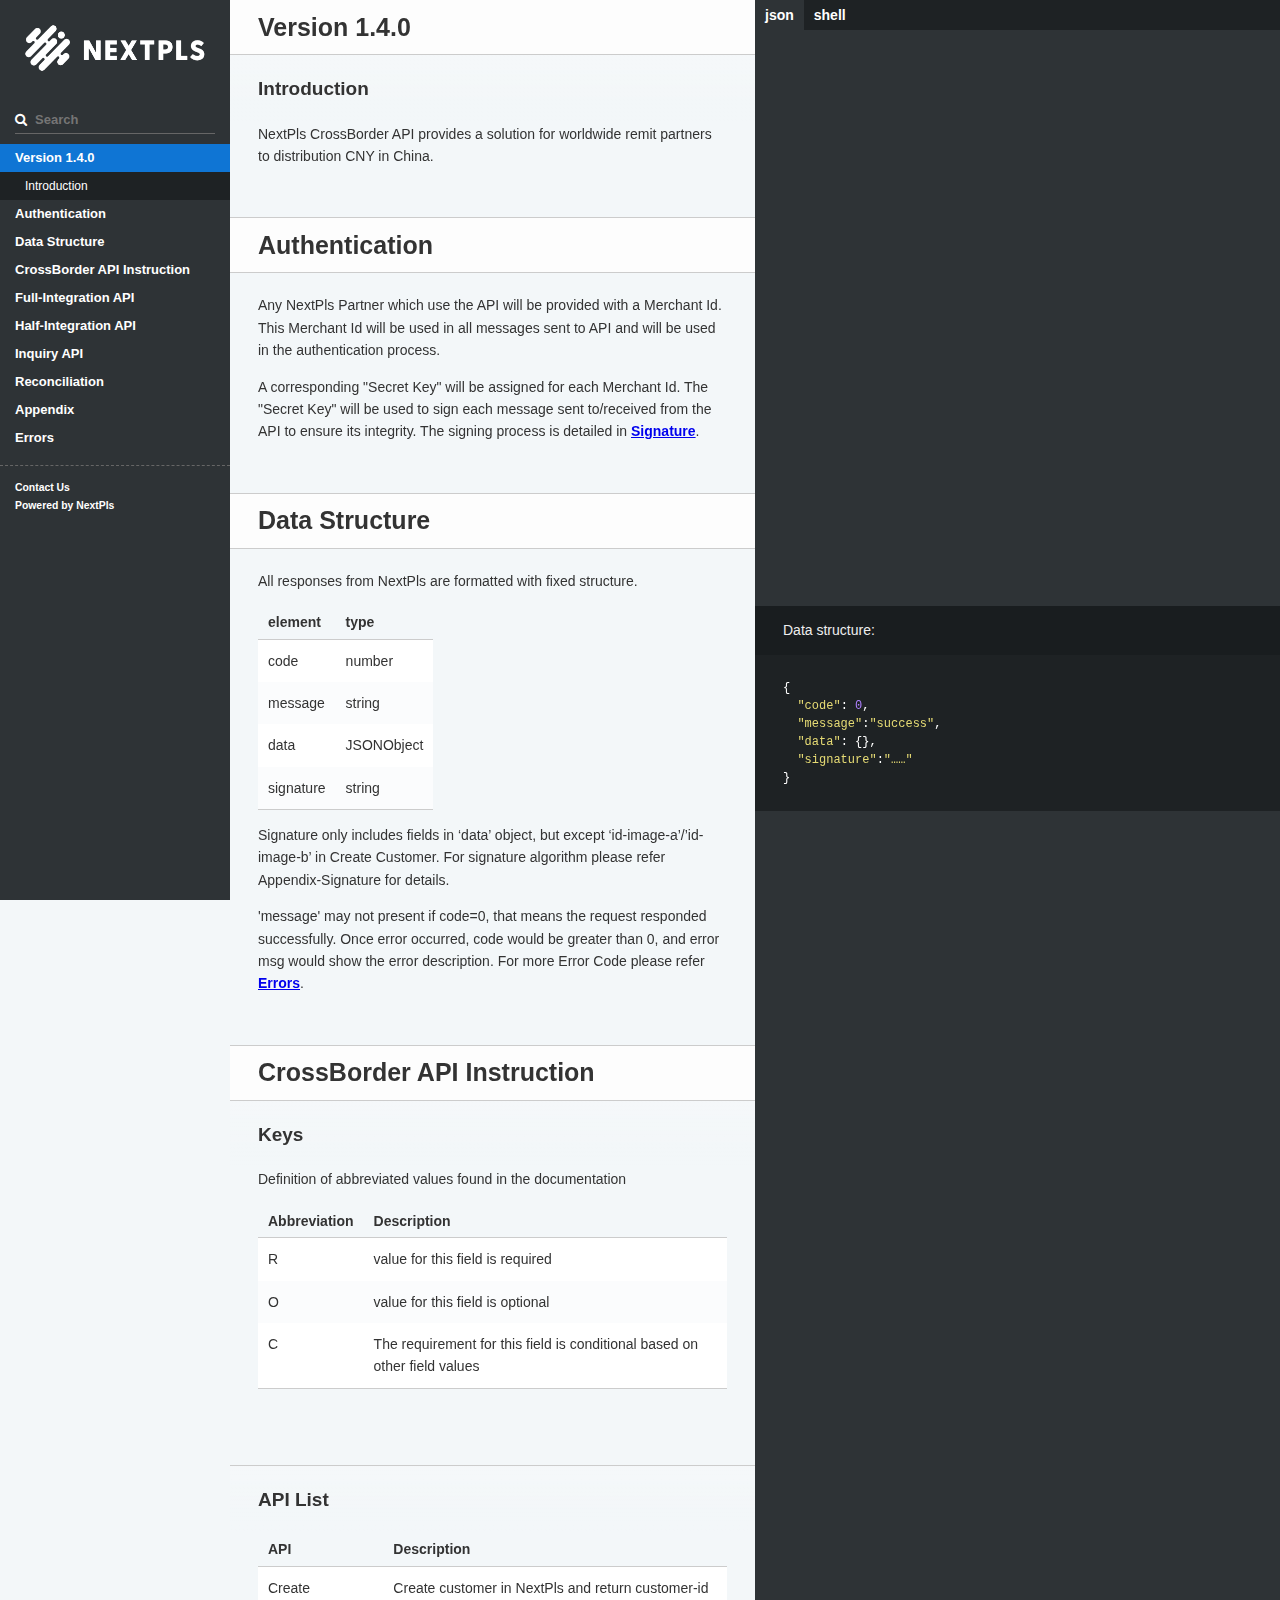
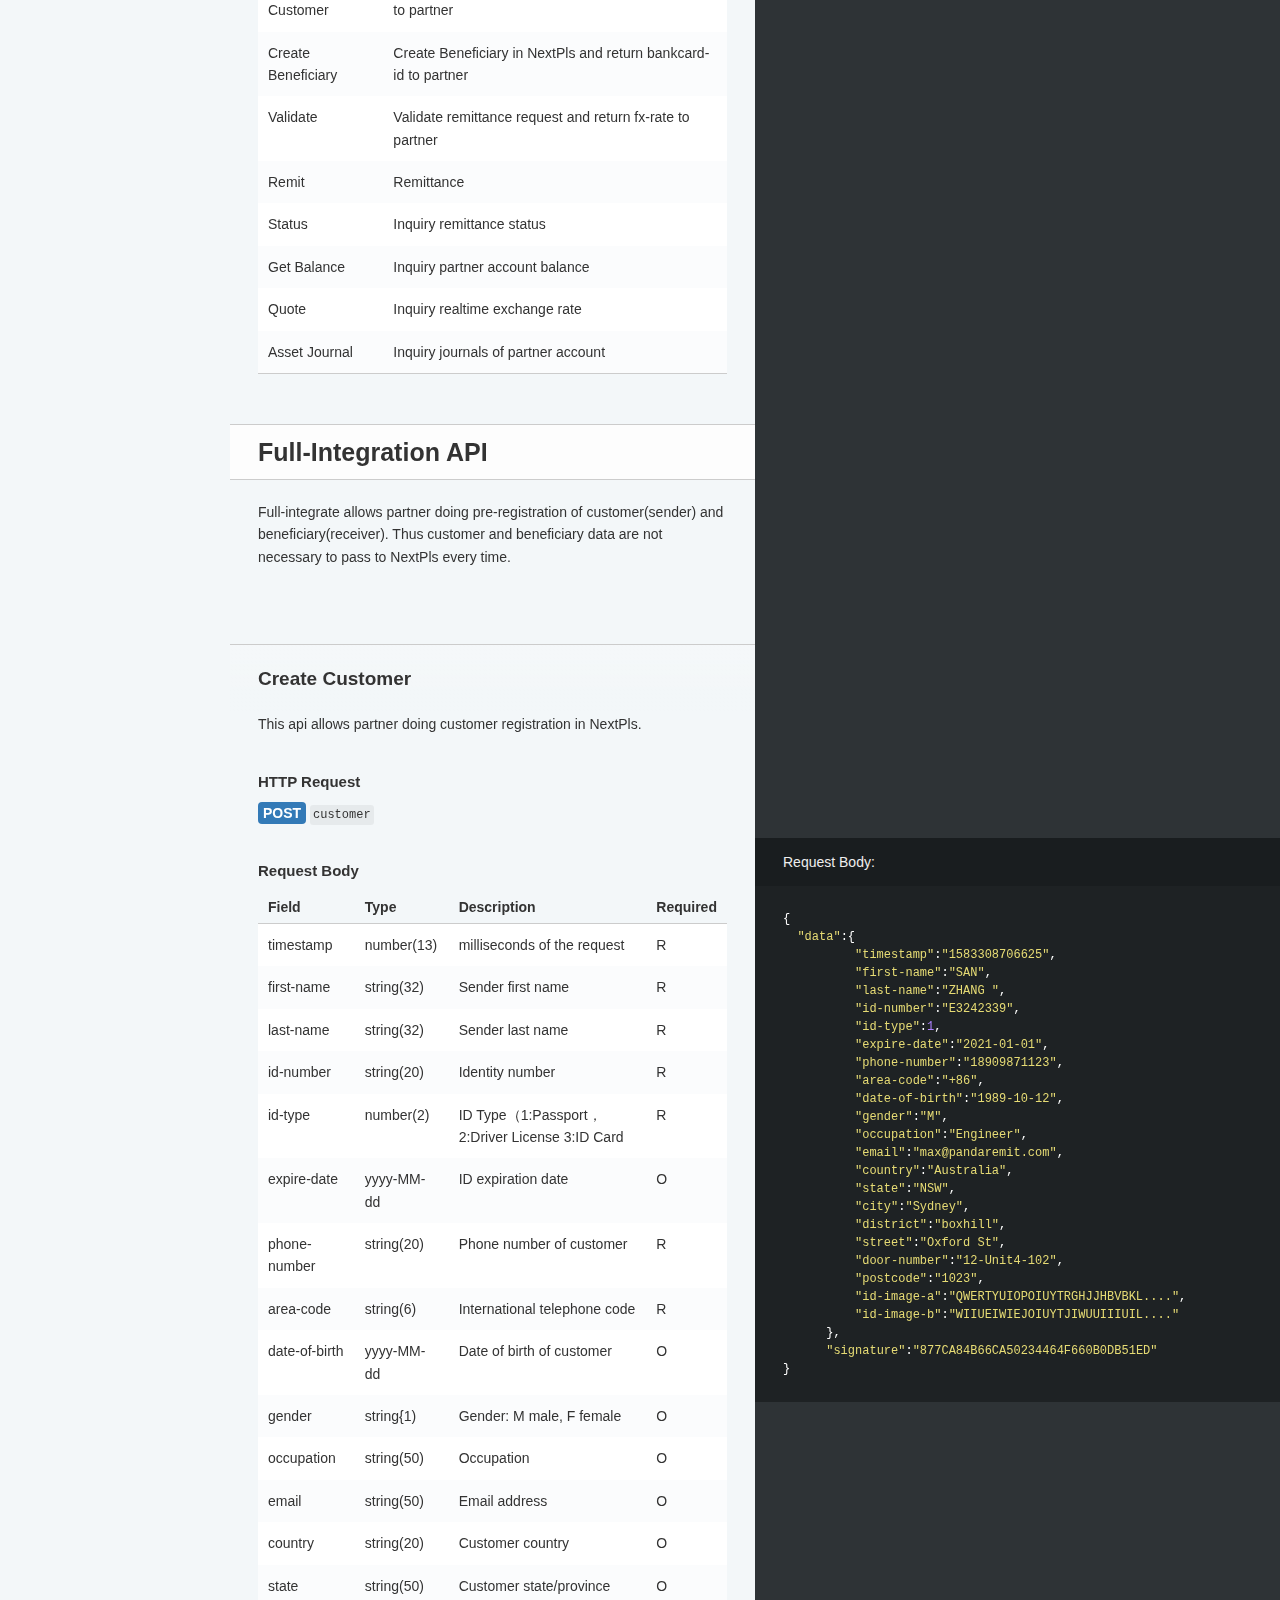
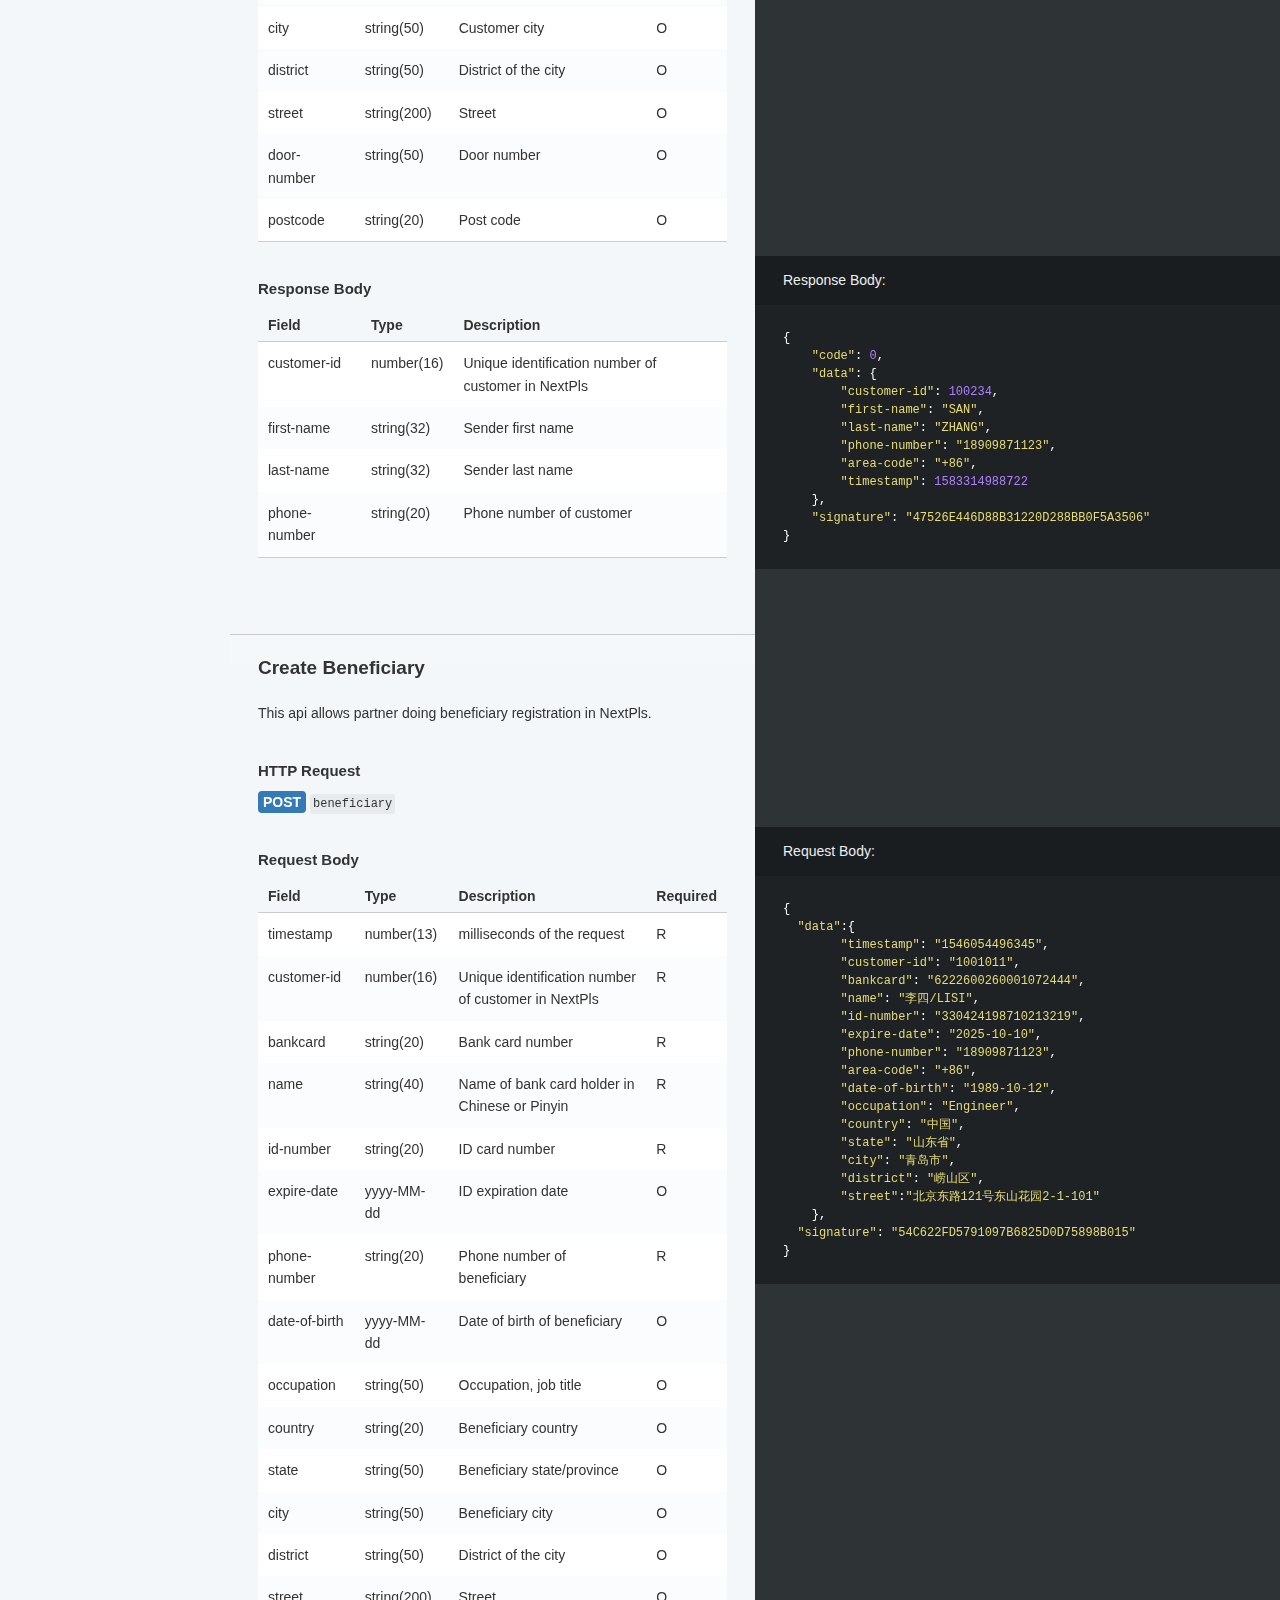
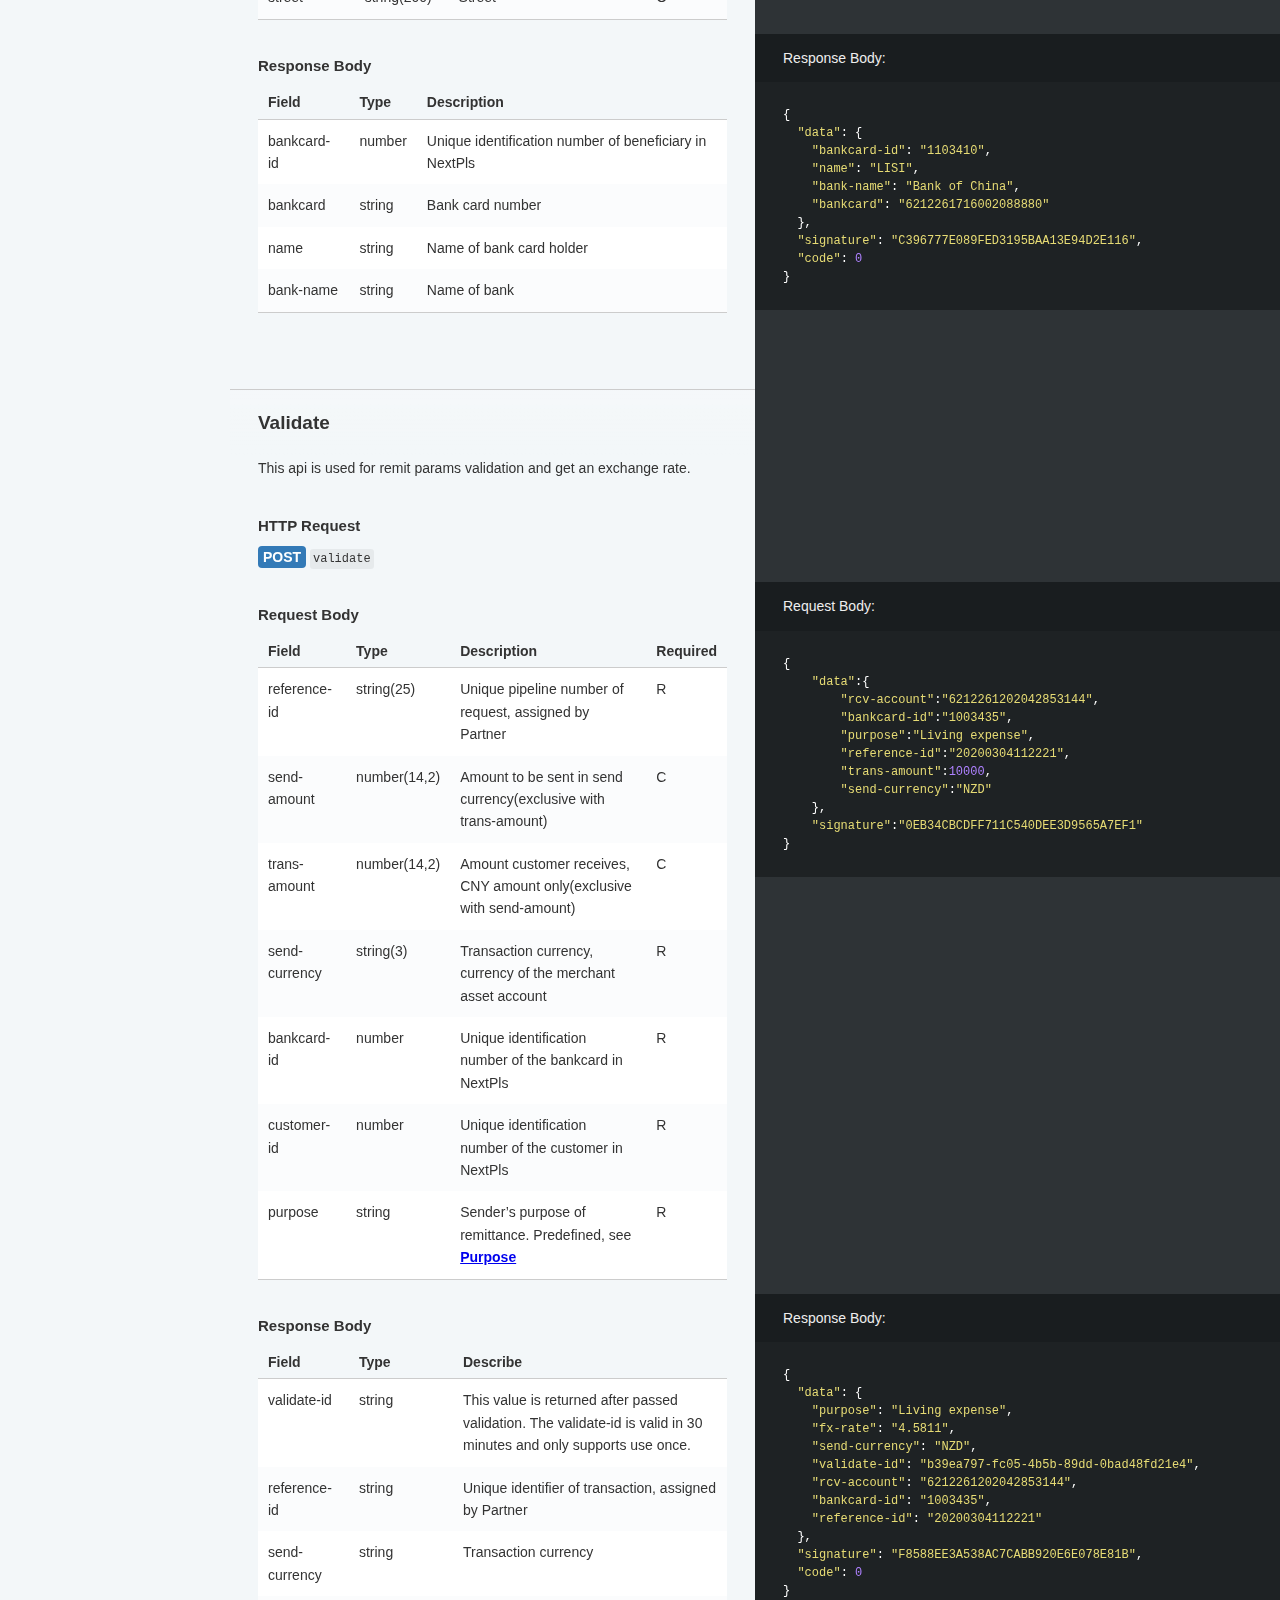
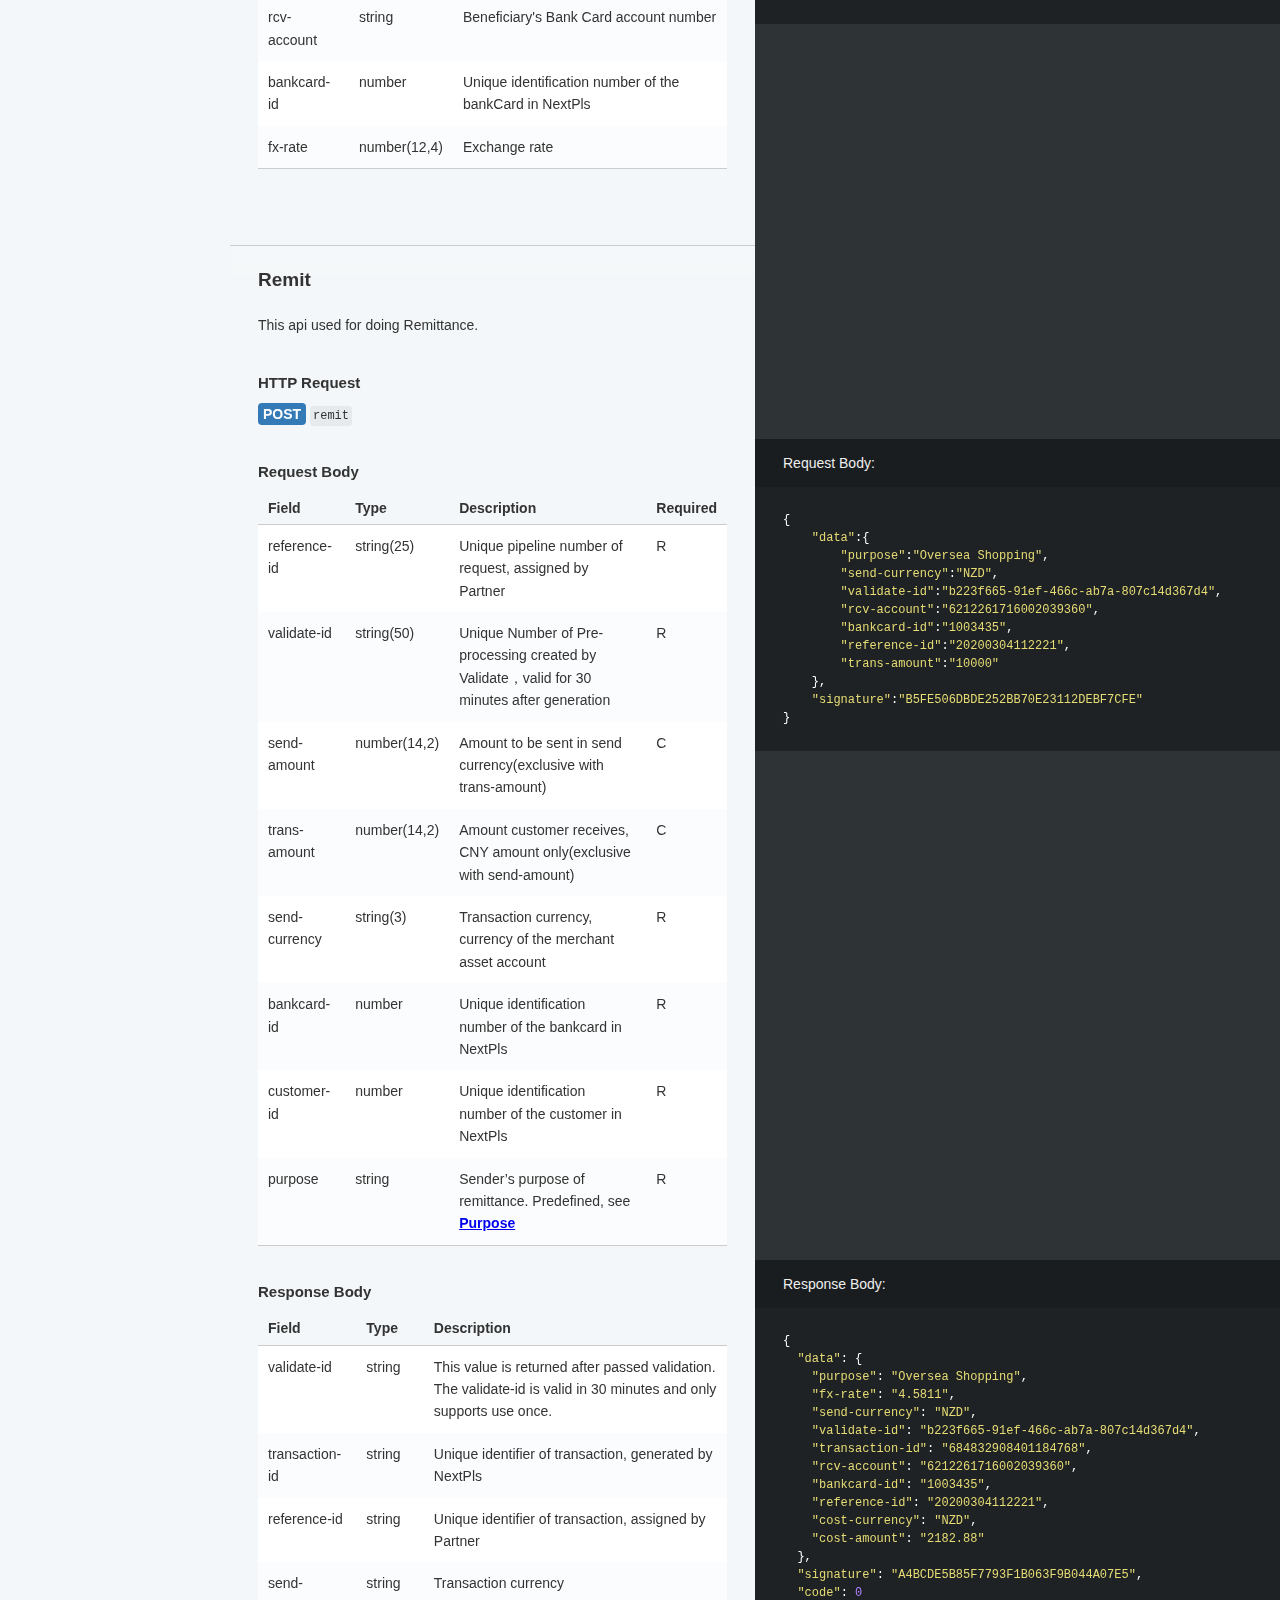
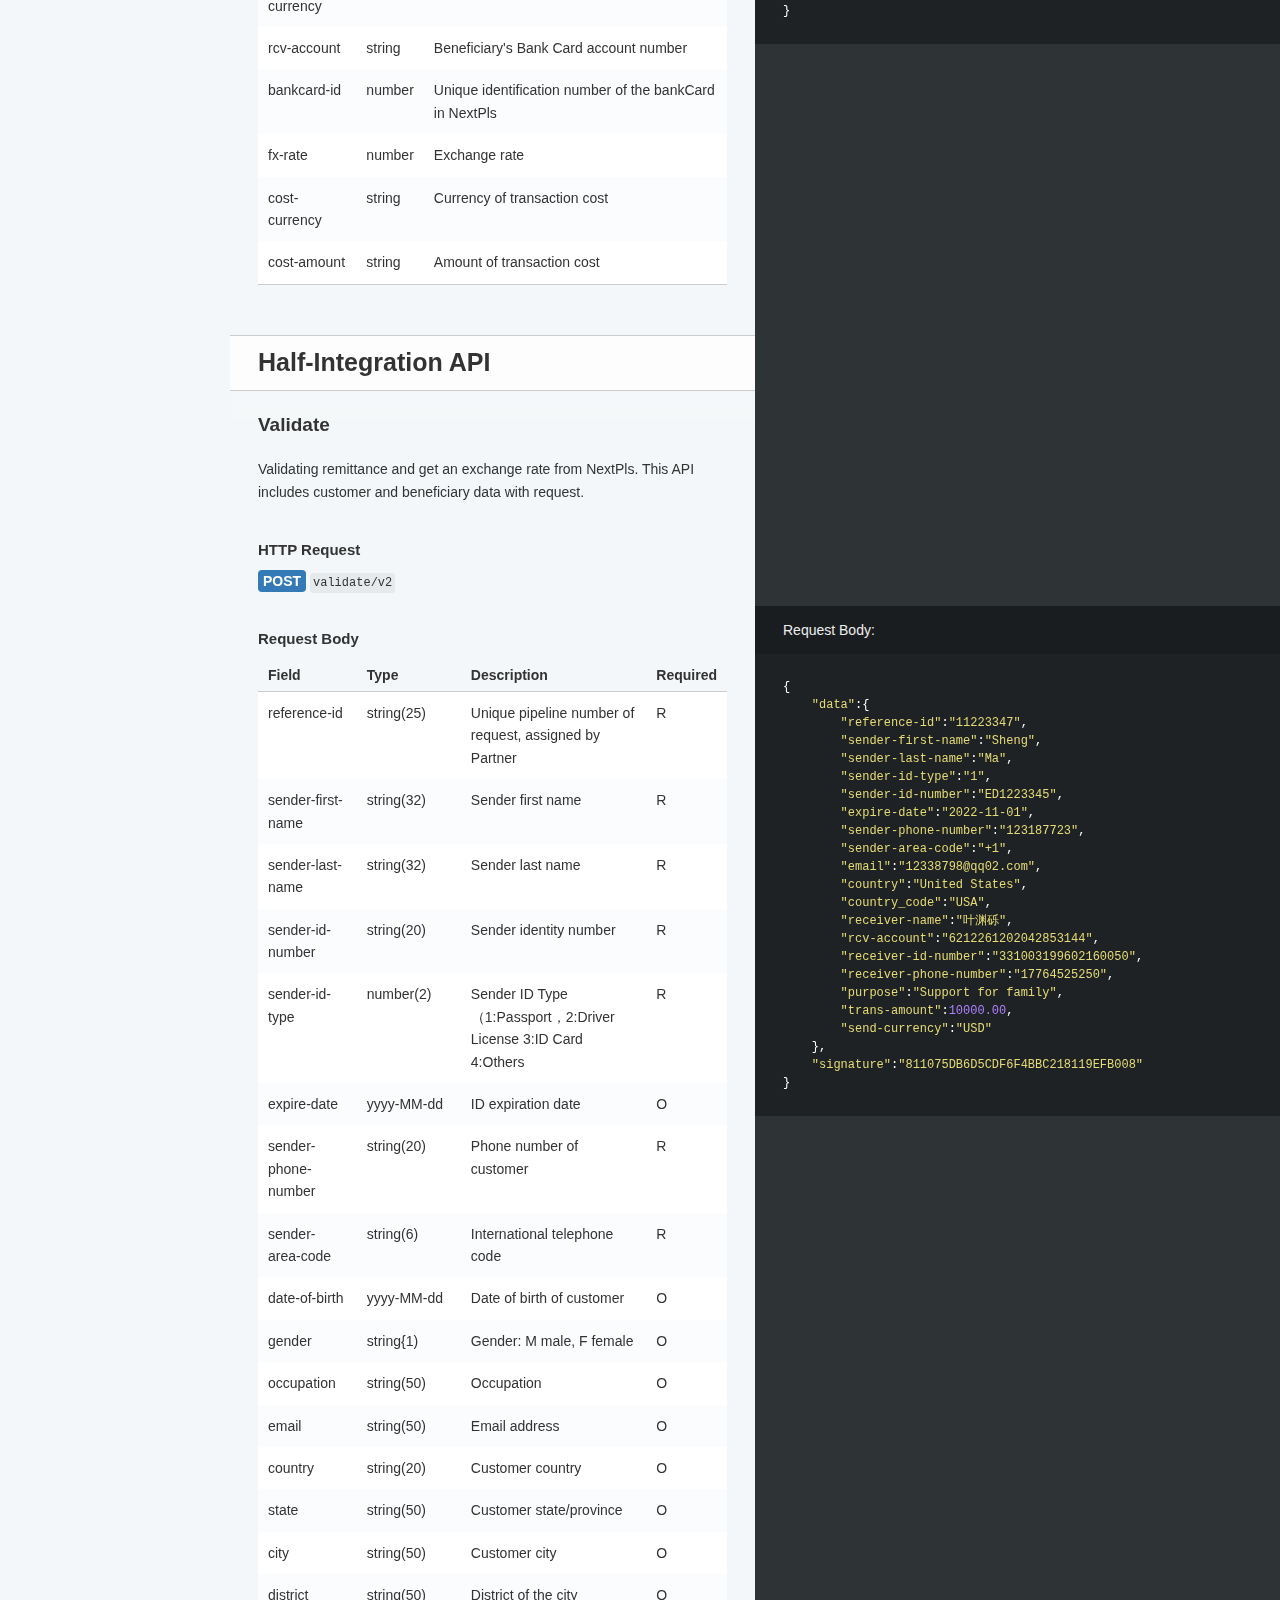
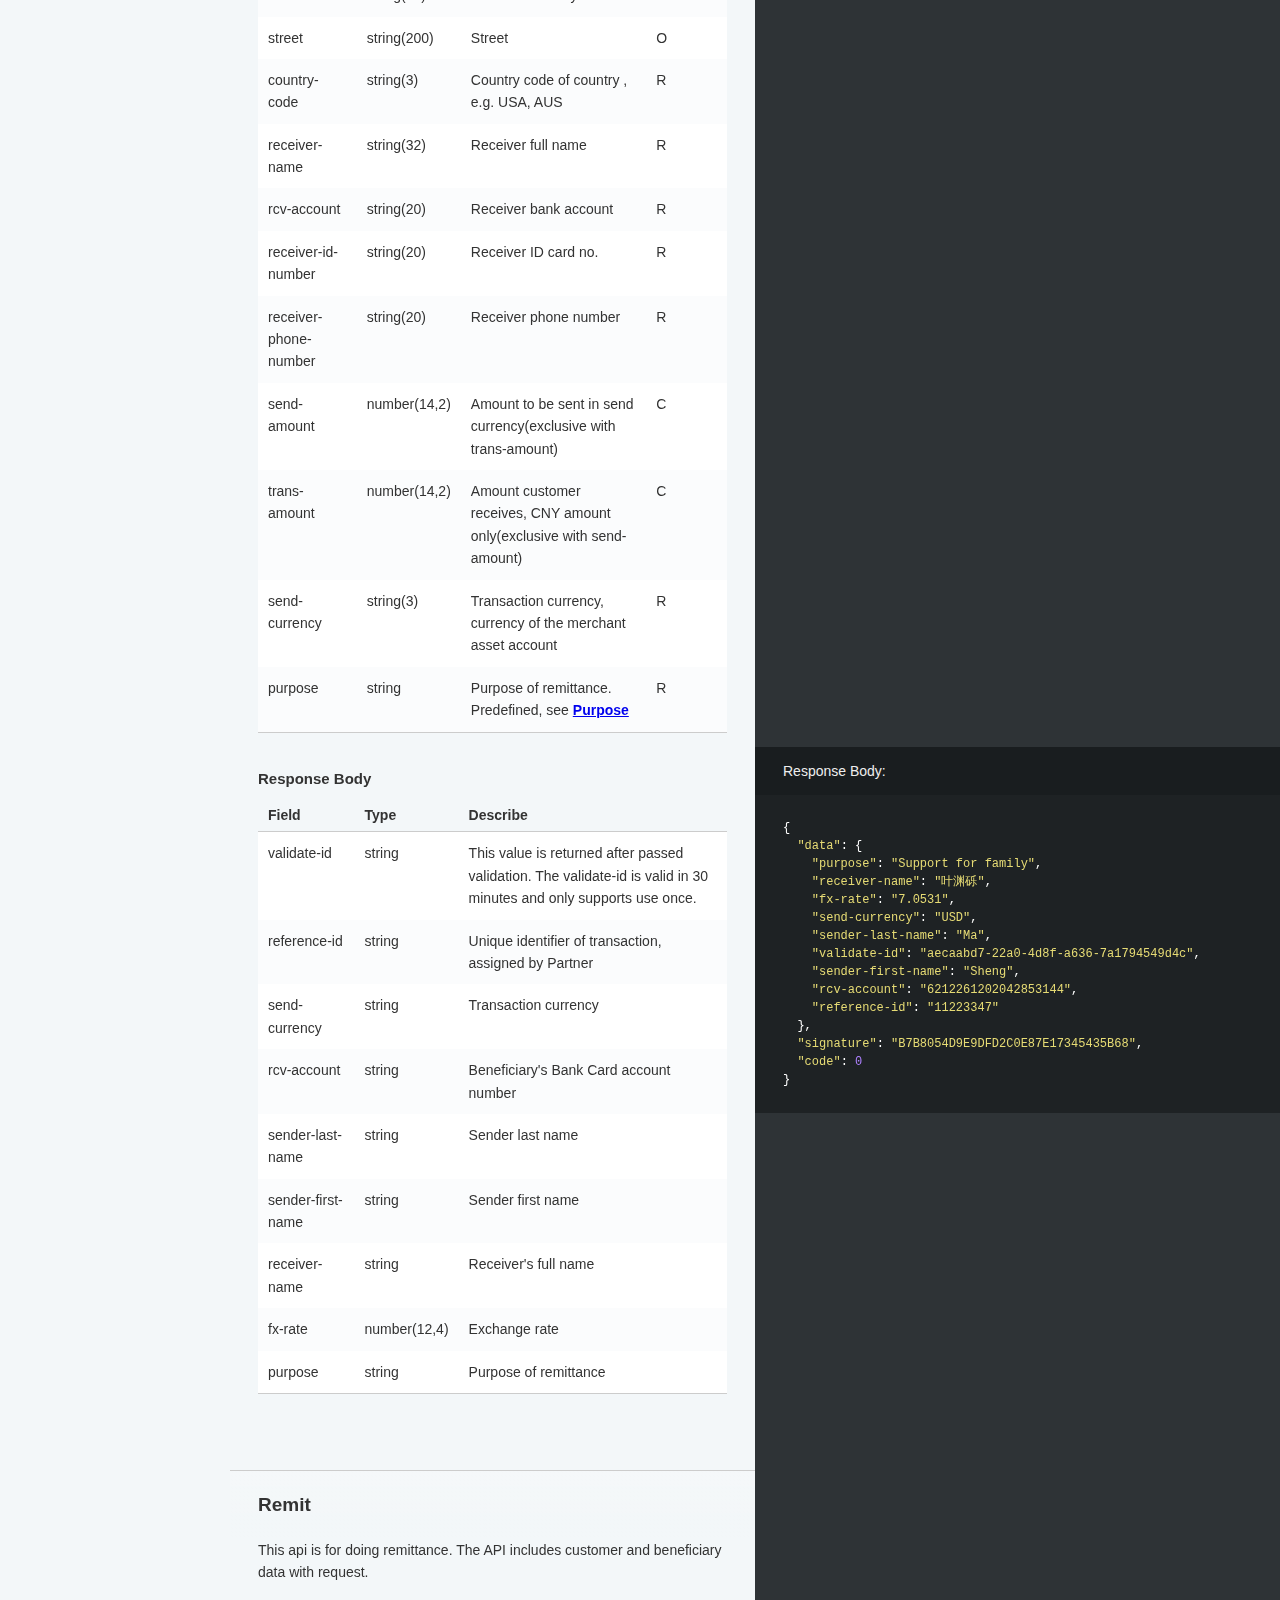
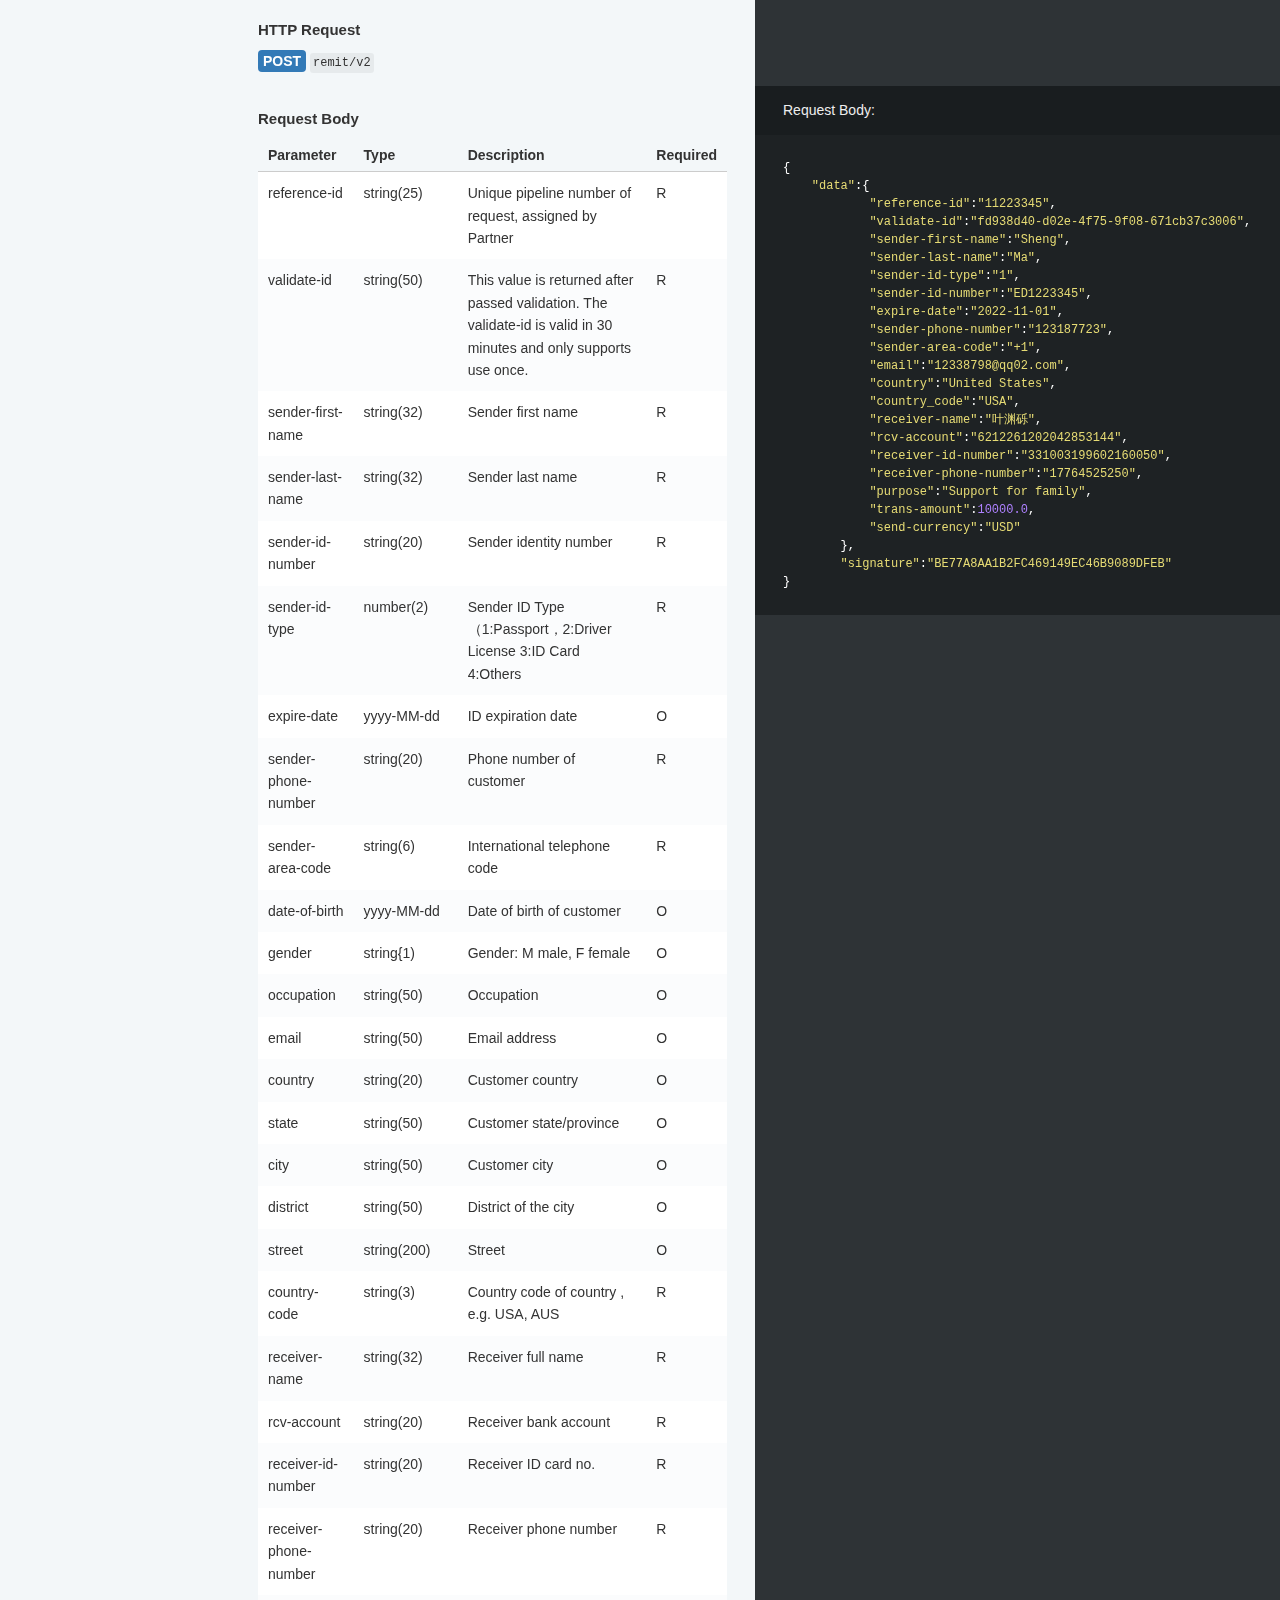
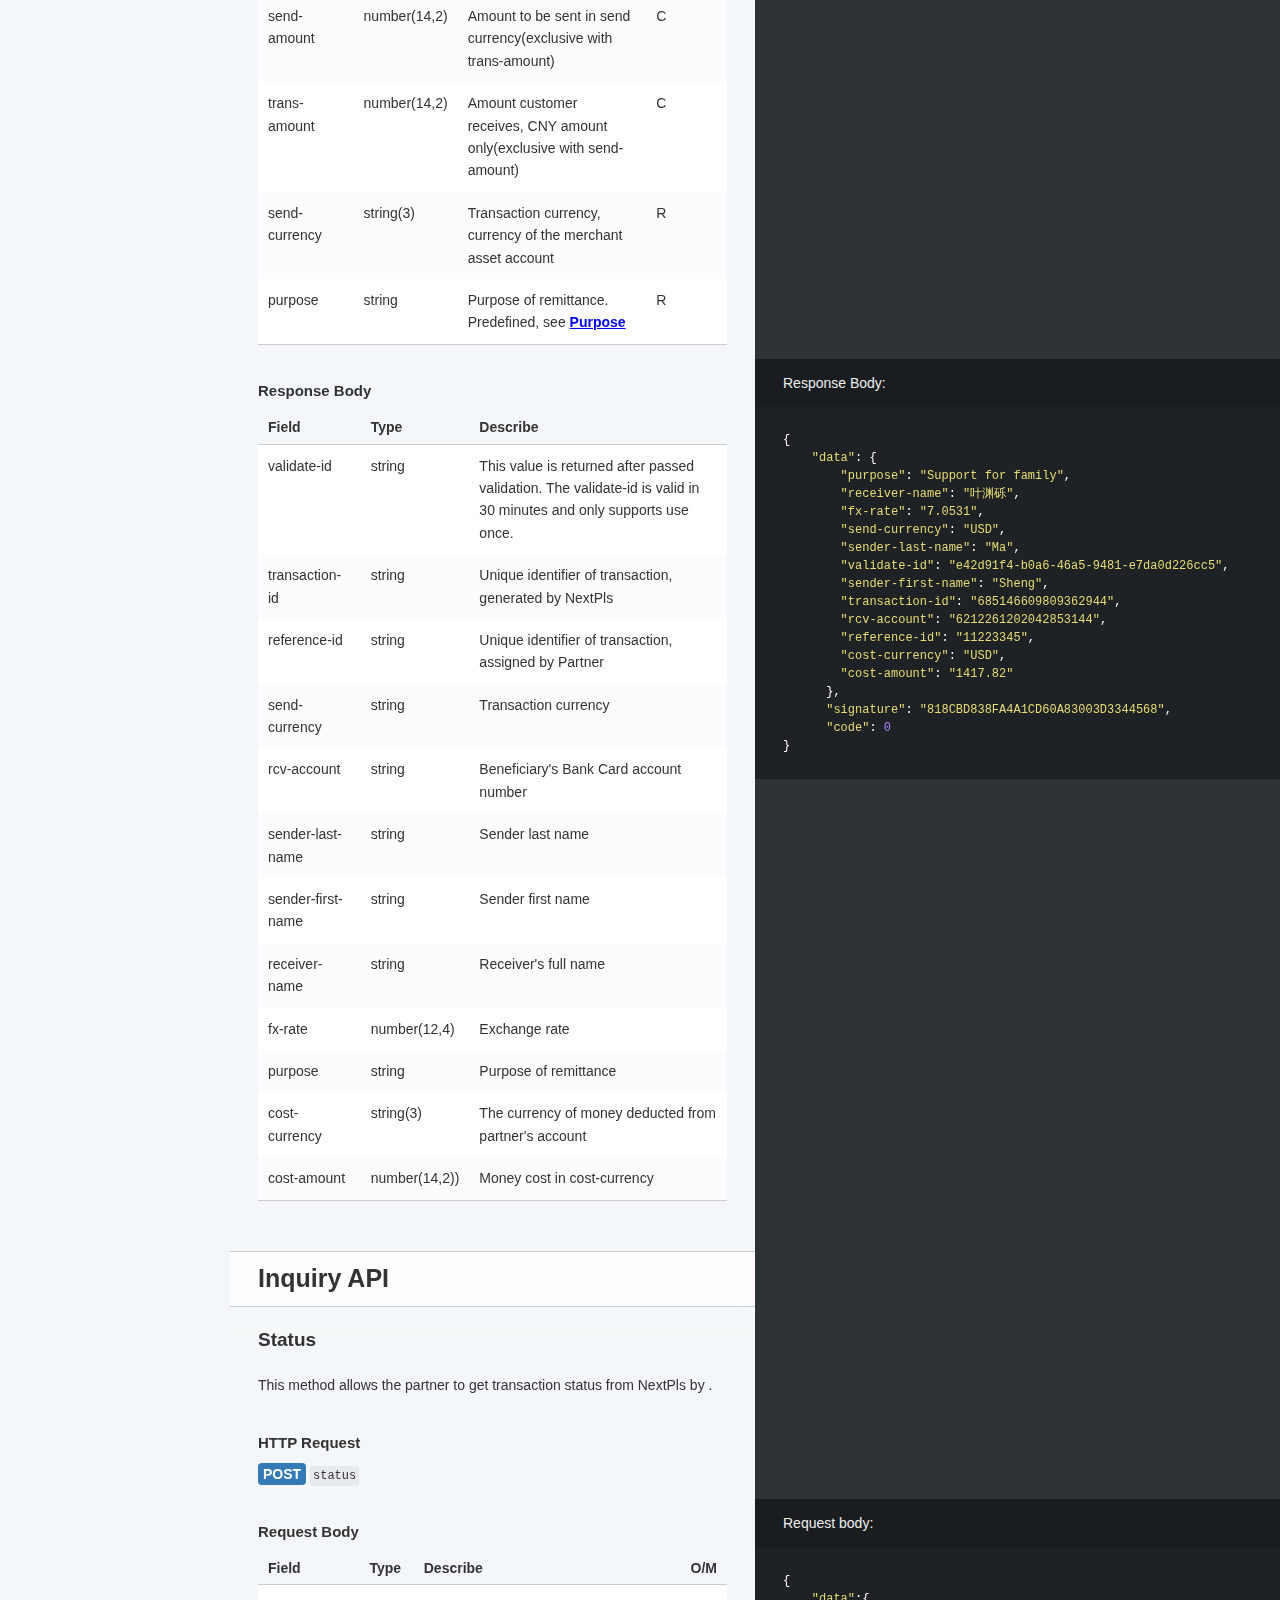
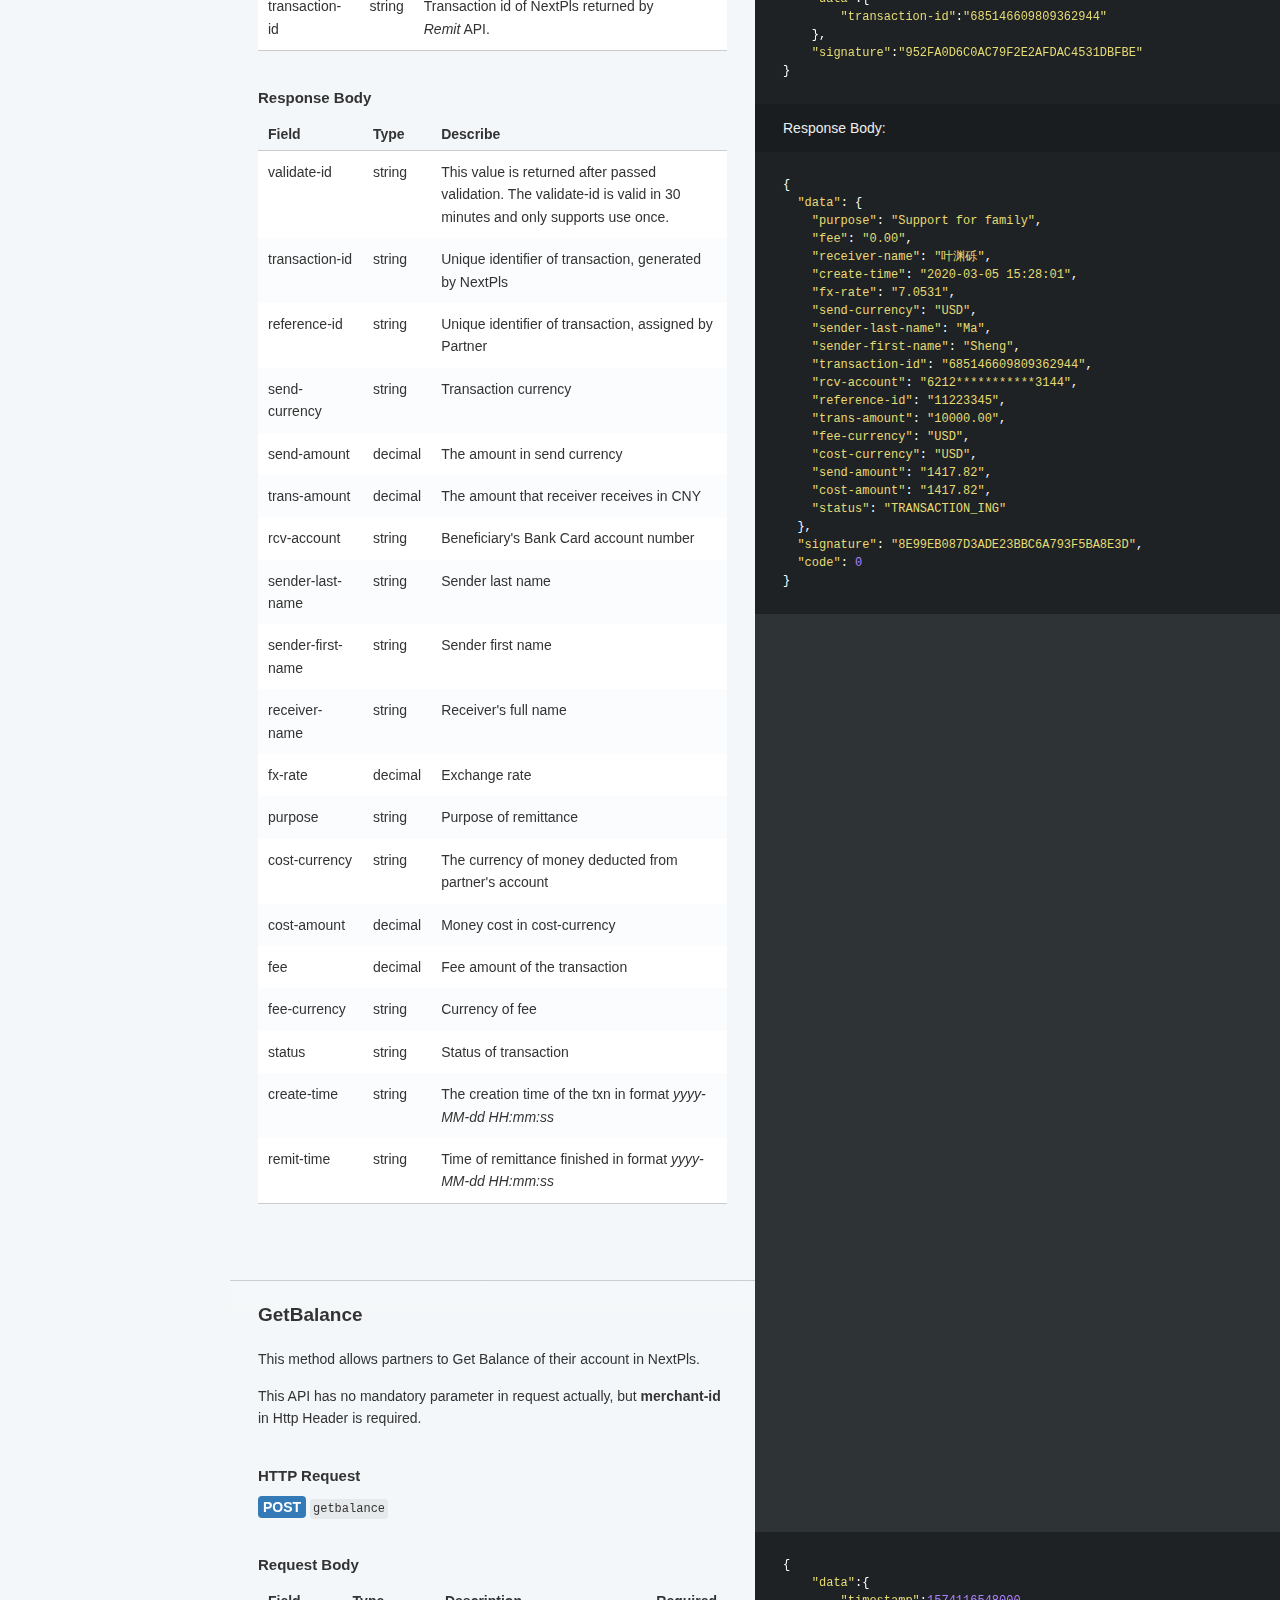
<file: en/crossborder/index.html>
<!doctype html>
<html>
  <head>
    <meta charset="utf-8">
    <meta content="IE=edge,chrome=1" http-equiv="X-UA-Compatible">
    <meta name="viewport" content="width=device-width, initial-scale=1, maximum-scale=1">
    <title>CrossBorder API | NextPls</title>

    <style>
      .highlight table td { padding: 5px; }
.highlight table pre { margin: 0; }
.highlight .gh {
  color: #999999;
}
.highlight .sr {
  color: #f6aa11;
}
.highlight .go {
  color: #888888;
}
.highlight .gp {
  color: #555555;
}
.highlight .gs {
}
.highlight .gu {
  color: #aaaaaa;
}
.highlight .nb {
  color: #f6aa11;
}
.highlight .cm {
  color: #75715e;
}
.highlight .cp {
  color: #75715e;
}
.highlight .c1 {
  color: #75715e;
}
.highlight .cs {
  color: #75715e;
}
.highlight .c, .highlight .cd {
  color: #75715e;
}
.highlight .err {
  color: #960050;
}
.highlight .gr {
  color: #960050;
}
.highlight .gt {
  color: #960050;
}
.highlight .gd {
  color: #49483e;
}
.highlight .gi {
  color: #49483e;
}
.highlight .ge {
  color: #49483e;
}
.highlight .kc {
  color: #66d9ef;
}
.highlight .kd {
  color: #66d9ef;
}
.highlight .kr {
  color: #66d9ef;
}
.highlight .no {
  color: #66d9ef;
}
.highlight .kt {
  color: #66d9ef;
}
.highlight .mf {
  color: #ae81ff;
}
.highlight .mh {
  color: #ae81ff;
}
.highlight .il {
  color: #ae81ff;
}
.highlight .mi {
  color: #ae81ff;
}
.highlight .mo {
  color: #ae81ff;
}
.highlight .m, .highlight .mb, .highlight .mx {
  color: #ae81ff;
}
.highlight .sc {
  color: #ae81ff;
}
.highlight .se {
  color: #ae81ff;
}
.highlight .ss {
  color: #ae81ff;
}
.highlight .sd {
  color: #e6db74;
}
.highlight .s2 {
  color: #e6db74;
}
.highlight .sb {
  color: #e6db74;
}
.highlight .sh {
  color: #e6db74;
}
.highlight .si {
  color: #e6db74;
}
.highlight .sx {
  color: #e6db74;
}
.highlight .s1 {
  color: #e6db74;
}
.highlight .s {
  color: #e6db74;
}
.highlight .na {
  color: #a6e22e;
}
.highlight .nc {
  color: #a6e22e;
}
.highlight .nd {
  color: #a6e22e;
}
.highlight .ne {
  color: #a6e22e;
}
.highlight .nf {
  color: #a6e22e;
}
.highlight .vc {
  color: #ffffff;
}
.highlight .nn {
  color: #ffffff;
}
.highlight .nl {
  color: #ffffff;
}
.highlight .ni {
  color: #ffffff;
}
.highlight .bp {
  color: #ffffff;
}
.highlight .vg {
  color: #ffffff;
}
.highlight .vi {
  color: #ffffff;
}
.highlight .nv {
  color: #ffffff;
}
.highlight .w {
  color: #ffffff;
}
.highlight {
  color: #ffffff;
}
.highlight .n, .highlight .py, .highlight .nx {
  color: #ffffff;
}
.highlight .ow {
  color: #f92672;
}
.highlight .nt {
  color: #f92672;
}
.highlight .k, .highlight .kv {
  color: #f92672;
}
.highlight .kn {
  color: #f92672;
}
.highlight .kp {
  color: #f92672;
}
.highlight .o {
  color: #f92672;
}
    </style>
    <link href="../../stylesheets/screen.css" rel="stylesheet" media="screen" />
    <link href="../../stylesheets/print.css" rel="stylesheet" media="print" />
      <script src="../../javascripts/all.js"></script>
  </head>

  <body class="en en_crossborder en_crossborder_index" data-languages="[&quot;json&quot;,&quot;shell&quot;]">
    <a href="#" id="nav-button">
      <span>
        NAV
        <img src="../../images/navbar.png" alt="Navbar" />
      </span>
    </a>
    <div class="toc-wrapper">
      <img src="../../images/logo.png" class="logo" alt="Logo" />
        <div class="lang-selector">
              <a href="#" data-language-name="json">json</a>
              <a href="#" data-language-name="shell">shell</a>
        </div>
        <div class="search">
          <input type="text" class="search" id="input-search" placeholder="Search">
        </div>
        <ul class="search-results"></ul>
      <ul id="toc" class="toc-list-h1">
          <li>
            <a href="#version-1-4-0" class="toc-h1 toc-link" data-title="Version 1.4.0">Version 1.4.0</a>
              <ul class="toc-list-h2">
                  <li>
                    <a href="#introduction" class="toc-h2 toc-link" data-title="Introduction">Introduction</a>
                  </li>
              </ul>
          </li>
          <li>
            <a href="#authentication" class="toc-h1 toc-link" data-title="Authentication">Authentication</a>
          </li>
          <li>
            <a href="#data-structure" class="toc-h1 toc-link" data-title="Data Structure">Data Structure</a>
          </li>
          <li>
            <a href="#crossborder-api-instruction" class="toc-h1 toc-link" data-title="CrossBorder API Instruction">CrossBorder API Instruction</a>
              <ul class="toc-list-h2">
                  <li>
                    <a href="#keys" class="toc-h2 toc-link" data-title="Keys">Keys</a>
                  </li>
                  <li>
                    <a href="#api-list" class="toc-h2 toc-link" data-title="API List">API List</a>
                  </li>
              </ul>
          </li>
          <li>
            <a href="#full-integration-api" class="toc-h1 toc-link" data-title="Full-Integration API">Full-Integration API</a>
              <ul class="toc-list-h2">
                  <li>
                    <a href="#create-customer" class="toc-h2 toc-link" data-title="Create Customer">Create Customer</a>
                  </li>
                  <li>
                    <a href="#create-beneficiary" class="toc-h2 toc-link" data-title="Create Beneficiary">Create Beneficiary</a>
                  </li>
                  <li>
                    <a href="#validate" class="toc-h2 toc-link" data-title="Validate">Validate</a>
                  </li>
                  <li>
                    <a href="#remit" class="toc-h2 toc-link" data-title="Remit">Remit</a>
                  </li>
              </ul>
          </li>
          <li>
            <a href="#half-integration-api" class="toc-h1 toc-link" data-title="Half-Integration API">Half-Integration API</a>
              <ul class="toc-list-h2">
                  <li>
                    <a href="#validate-2" class="toc-h2 toc-link" data-title="Validate">Validate</a>
                  </li>
                  <li>
                    <a href="#remit-2" class="toc-h2 toc-link" data-title="Remit">Remit</a>
                  </li>
              </ul>
          </li>
          <li>
            <a href="#inquiry-api" class="toc-h1 toc-link" data-title="Inquiry API">Inquiry API</a>
              <ul class="toc-list-h2">
                  <li>
                    <a href="#status" class="toc-h2 toc-link" data-title="Status">Status</a>
                  </li>
                  <li>
                    <a href="#getbalance" class="toc-h2 toc-link" data-title="GetBalance">GetBalance</a>
                  </li>
                  <li>
                    <a href="#quote" class="toc-h2 toc-link" data-title="Quote">Quote</a>
                  </li>
                  <li>
                    <a href="#assetjournal" class="toc-h2 toc-link" data-title="AssetJournal">AssetJournal</a>
                  </li>
              </ul>
          </li>
          <li>
            <a href="#reconciliation" class="toc-h1 toc-link" data-title="Reconciliation">Reconciliation</a>
          </li>
          <li>
            <a href="#appendix" class="toc-h1 toc-link" data-title="Appendix">Appendix</a>
              <ul class="toc-list-h2">
                  <li>
                    <a href="#signature" class="toc-h2 toc-link" data-title="Signature">Signature</a>
                  </li>
                  <li>
                    <a href="#constants" class="toc-h2 toc-link" data-title="Constants">Constants</a>
                  </li>
              </ul>
          </li>
          <li>
            <a href="#errors" class="toc-h1 toc-link" data-title="Errors">Errors</a>
          </li>
      </ul>
        <ul class="toc-footer">
            <li><a href='#'>Contact Us</a></li>
            <li><a href='https://www.nextpls.com'>Powered by NextPls</a></li>
        </ul>
    </div>
    <div class="page-wrapper">
      <div class="dark-box"></div>
      <div class="content">
        <h1 id='version-1-4-0'>Version 1.4.0</h1><h2 id='introduction'>Introduction</h2>
<p>NextPls CrossBorder API provides a solution for worldwide remit partners to distribution CNY in China.</p>
<h1 id='authentication'>Authentication</h1>
<p>Any NextPls Partner which use the API will be provided with a Merchant Id. This Merchant Id will be used in all messages sent to API and will be used in the authentication process. </p>

<p>A corresponding &quot;Secret Key&quot; will be assigned for each Merchant Id. The &quot;Secret Key&quot; will be used to sign each message sent to/received from the API to ensure its integrity. The signing process is detailed in <strong><a href="#signature">Signature</a></strong>. </p>
<h1 id='data-structure'>Data Structure</h1>
<p>All responses from NextPls are formatted with fixed structure.</p>

<blockquote>
<p>Data structure:</p>
</blockquote>
<pre class="highlight json tab-json"><code><span class="p">{</span><span class="w">
  </span><span class="s2">"code"</span><span class="p">:</span><span class="w"> </span><span class="mi">0</span><span class="p">,</span><span class="w">
  </span><span class="s2">"message"</span><span class="p">:</span><span class="s2">"success"</span><span class="p">,</span><span class="w">
  </span><span class="s2">"data"</span><span class="p">:</span><span class="w"> </span><span class="p">{},</span><span class="w">
  </span><span class="s2">"signature"</span><span class="p">:</span><span class="s2">"……"</span><span class="w">
</span><span class="p">}</span><span class="w">
</span></code></pre>
<table><thead>
<tr>
<th>element</th>
<th>type</th>
</tr>
</thead><tbody>
<tr>
<td>code</td>
<td>number</td>
</tr>
<tr>
<td>message</td>
<td>string</td>
</tr>
<tr>
<td>data</td>
<td>JSONObject</td>
</tr>
<tr>
<td>signature</td>
<td>string</td>
</tr>
</tbody></table>

<p>Signature only includes fields in ‘data’ object, but except ‘id-image-a’/’id-image-b’ in Create Customer. For signature algorithm please refer Appendix-Signature for details.</p>

<p>&#39;message&#39; may not present if code=0, that means the request responded successfully. Once error occurred, code would be greater than 0, and error msg would show the error description. For more Error Code please refer <strong><a href="#errors">Errors</a></strong>.</p>
<h1 id='crossborder-api-instruction'>CrossBorder API Instruction</h1><h2 id='keys'>Keys</h2>
<p>Definition of abbreviated values found in the documentation</p>

<table><thead>
<tr>
<th>Abbreviation</th>
<th>Description</th>
</tr>
</thead><tbody>
<tr>
<td>R</td>
<td>value for this field is required</td>
</tr>
<tr>
<td>O</td>
<td>value for this field is optional</td>
</tr>
<tr>
<td>C</td>
<td>The requirement for this field is conditional based on other field values</td>
</tr>
</tbody></table>
<h2 id='api-list'>API List</h2>
<table><thead>
<tr>
<th>API</th>
<th>Description</th>
</tr>
</thead><tbody>
<tr>
<td>Create Customer</td>
<td>Create customer in NextPls and return customer-id to partner</td>
</tr>
<tr>
<td>Create Beneficiary</td>
<td>Create Beneficiary in NextPls and return bankcard-id to partner</td>
</tr>
<tr>
<td>Validate</td>
<td>Validate remittance request and return fx-rate to partner</td>
</tr>
<tr>
<td>Remit</td>
<td>Remittance</td>
</tr>
<tr>
<td>Status</td>
<td>Inquiry remittance status</td>
</tr>
<tr>
<td>Get Balance</td>
<td>Inquiry partner account balance</td>
</tr>
<tr>
<td>Quote</td>
<td>Inquiry realtime exchange rate</td>
</tr>
<tr>
<td>Asset Journal</td>
<td>Inquiry journals of partner account</td>
</tr>
</tbody></table>
<h1 id='full-integration-api'>Full-Integration API</h1>
<p>Full-integrate allows partner doing pre-registration of customer(sender) and beneficiary(receiver). Thus customer and beneficiary data are not necessary to pass to NextPls every time.</p>
<h2 id='create-customer'>Create Customer</h2>
<p>This api allows partner doing customer registration in NextPls.</p>
<h3 id='http-request'>HTTP Request</h3>
<p><span class="http-method post">POST</span> <code>customer</code></p>

<blockquote>
<p>Request Body:</p>
</blockquote>
<pre class="highlight json tab-json"><code><span class="p">{</span><span class="w">
  </span><span class="s2">"data"</span><span class="p">:{</span><span class="w">
          </span><span class="s2">"timestamp"</span><span class="p">:</span><span class="s2">"1583308706625"</span><span class="p">,</span><span class="w">
          </span><span class="s2">"first-name"</span><span class="p">:</span><span class="s2">"SAN"</span><span class="p">,</span><span class="w">
          </span><span class="s2">"last-name"</span><span class="p">:</span><span class="s2">"ZHANG "</span><span class="p">,</span><span class="w">
          </span><span class="s2">"id-number"</span><span class="p">:</span><span class="s2">"E3242339"</span><span class="p">,</span><span class="w">
          </span><span class="s2">"id-type"</span><span class="p">:</span><span class="mi">1</span><span class="p">,</span><span class="w">
          </span><span class="s2">"expire-date"</span><span class="p">:</span><span class="s2">"2021-01-01"</span><span class="p">,</span><span class="w">
          </span><span class="s2">"phone-number"</span><span class="p">:</span><span class="s2">"18909871123"</span><span class="p">,</span><span class="w">
          </span><span class="s2">"area-code"</span><span class="p">:</span><span class="s2">"+86"</span><span class="p">,</span><span class="w">
          </span><span class="s2">"date-of-birth"</span><span class="p">:</span><span class="s2">"1989-10-12"</span><span class="p">,</span><span class="w">
          </span><span class="s2">"gender"</span><span class="p">:</span><span class="s2">"M"</span><span class="p">,</span><span class="w">
          </span><span class="s2">"occupation"</span><span class="p">:</span><span class="s2">"Engineer"</span><span class="p">,</span><span class="w">
          </span><span class="s2">"email"</span><span class="p">:</span><span class="s2">"max@pandaremit.com"</span><span class="p">,</span><span class="w">
          </span><span class="s2">"country"</span><span class="p">:</span><span class="s2">"Australia"</span><span class="p">,</span><span class="w">
          </span><span class="s2">"state"</span><span class="p">:</span><span class="s2">"NSW"</span><span class="p">,</span><span class="w">
          </span><span class="s2">"city"</span><span class="p">:</span><span class="s2">"Sydney"</span><span class="p">,</span><span class="w">
          </span><span class="s2">"district"</span><span class="p">:</span><span class="s2">"boxhill"</span><span class="p">,</span><span class="w">
          </span><span class="s2">"street"</span><span class="p">:</span><span class="s2">"Oxford St"</span><span class="p">,</span><span class="w">
          </span><span class="s2">"door-number"</span><span class="p">:</span><span class="s2">"12-Unit4-102"</span><span class="p">,</span><span class="w">
          </span><span class="s2">"postcode"</span><span class="p">:</span><span class="s2">"1023"</span><span class="p">,</span><span class="w">
          </span><span class="s2">"id-image-a"</span><span class="p">:</span><span class="s2">"QWERTYUIOPOIUYTRGHJJHBVBKL...."</span><span class="p">,</span><span class="w">
          </span><span class="s2">"id-image-b"</span><span class="p">:</span><span class="s2">"WIIUEIWIEJOIUYTJIWUUIIIUIL...."</span><span class="w">
      </span><span class="p">},</span><span class="w">
      </span><span class="s2">"signature"</span><span class="p">:</span><span class="s2">"877CA84B66CA50234464F660B0DB51ED"</span><span class="w">
</span><span class="p">}</span><span class="w">
</span></code></pre><pre class="highlight shell tab-shell"><code>curl -X POST https://open.fft.com/register
    -H <span class="s2">"merchant-id:10192012192"</span>
    -H <span class="s2">"Content-Type: application/vnd.api+json"</span>
    -d
    <span class="o">{</span>
      <span class="s2">"data"</span>:<span class="o">{</span>
              <span class="s2">"timestamp"</span>:<span class="s2">"1583308706625"</span>,
              <span class="s2">"first-name"</span>:<span class="s2">"SAN"</span>,
              <span class="s2">"last-name"</span>:<span class="s2">"ZHANG "</span>,
              <span class="s2">"id-number"</span>:<span class="s2">"E3242339"</span>,
              <span class="s2">"id-type"</span>:1,
              <span class="s2">"expire-date"</span>:<span class="s2">"2021-01-01"</span>,
              <span class="s2">"phone-number"</span>:<span class="s2">"18909871123"</span>,
              <span class="s2">"area-code"</span>:<span class="s2">"+86"</span>,
              <span class="s2">"date-of-birth"</span>:<span class="s2">"1989-10-12"</span>,
              <span class="s2">"gender"</span>:<span class="s2">"M"</span>,
              <span class="s2">"occupation"</span>:<span class="s2">"Engineer"</span>,
              <span class="s2">"email"</span>:<span class="s2">"max@pandaremit.com"</span>,
              <span class="s2">"country"</span>:<span class="s2">"Australia"</span>,
              <span class="s2">"state"</span>:<span class="s2">"NSW"</span>,
              <span class="s2">"city"</span>:<span class="s2">"Sydney"</span>,
              <span class="s2">"district"</span>:<span class="s2">"boxhill"</span>,
              <span class="s2">"street"</span>:<span class="s2">"Oxford St"</span>,
              <span class="s2">"door-number"</span>:<span class="s2">"12-Unit4-102"</span>,
              <span class="s2">"postcode"</span>:<span class="s2">"1023"</span>,
              <span class="s2">"id-image-a"</span>:<span class="s2">"QWERTYUIOPOIUYTRGHJJHBVBKL...."</span>,
              <span class="s2">"id-image-b"</span>:<span class="s2">"WIIUEIWIEJOIUYTJIWUUIIIUIL...."</span>
          <span class="o">}</span>,
          <span class="s2">"signature"</span>:<span class="s2">"877CA84B66CA50234464F660B0DB51ED"</span>
    <span class="o">}</span>
</code></pre><h3 id='request-body'>Request Body</h3>
<table><thead>
<tr>
<th>Field</th>
<th>Type</th>
<th>Description</th>
<th>Required</th>
</tr>
</thead><tbody>
<tr>
<td>timestamp</td>
<td>number(13)</td>
<td>milliseconds of the request</td>
<td>R</td>
</tr>
<tr>
<td>first-name</td>
<td>string(32)</td>
<td>Sender first name</td>
<td>R</td>
</tr>
<tr>
<td>last-name</td>
<td>string(32)</td>
<td>Sender last name</td>
<td>R</td>
</tr>
<tr>
<td>id-number</td>
<td>string(20)</td>
<td>Identity number</td>
<td>R</td>
</tr>
<tr>
<td>id-type</td>
<td>number(2)</td>
<td>ID Type（1:Passport，2:Driver License 3:ID Card</td>
<td>R</td>
</tr>
<tr>
<td>expire-date</td>
<td>yyyy-MM-dd</td>
<td>ID expiration date</td>
<td>O</td>
</tr>
<tr>
<td>phone-number</td>
<td>string(20)</td>
<td>Phone number of customer</td>
<td>R</td>
</tr>
<tr>
<td>area-code</td>
<td>string(6)</td>
<td>International telephone code</td>
<td>R</td>
</tr>
<tr>
<td>date-of-birth</td>
<td>yyyy-MM-dd</td>
<td>Date of birth of customer</td>
<td>O</td>
</tr>
<tr>
<td>gender</td>
<td>string{1)</td>
<td>Gender: M male, F female</td>
<td>O</td>
</tr>
<tr>
<td>occupation</td>
<td>string(50)</td>
<td>Occupation</td>
<td>O</td>
</tr>
<tr>
<td>email</td>
<td>string(50)</td>
<td>Email address</td>
<td>O</td>
</tr>
<tr>
<td>country</td>
<td>string(20)</td>
<td>Customer country</td>
<td>O</td>
</tr>
<tr>
<td>state</td>
<td>string(50)</td>
<td>Customer state/province</td>
<td>O</td>
</tr>
<tr>
<td>city</td>
<td>string(50)</td>
<td>Customer city</td>
<td>O</td>
</tr>
<tr>
<td>district</td>
<td>string(50)</td>
<td>District of the city</td>
<td>O</td>
</tr>
<tr>
<td>street</td>
<td>string(200)</td>
<td>Street</td>
<td>O</td>
</tr>
<tr>
<td>door-number</td>
<td>string(50)</td>
<td>Door number</td>
<td>O</td>
</tr>
<tr>
<td>postcode</td>
<td>string(20)</td>
<td>Post code</td>
<td>O</td>
</tr>
</tbody></table>

<blockquote>
<p>Response Body:</p>
</blockquote>
<pre class="highlight json tab-json"><code><span class="p">{</span><span class="w">
    </span><span class="s2">"code"</span><span class="p">:</span><span class="w"> </span><span class="mi">0</span><span class="p">,</span><span class="w">
    </span><span class="s2">"data"</span><span class="p">:</span><span class="w"> </span><span class="p">{</span><span class="w">
        </span><span class="s2">"customer-id"</span><span class="p">:</span><span class="w"> </span><span class="mi">100234</span><span class="p">,</span><span class="w">
        </span><span class="s2">"first-name"</span><span class="p">:</span><span class="w"> </span><span class="s2">"SAN"</span><span class="p">,</span><span class="w">
        </span><span class="s2">"last-name"</span><span class="p">:</span><span class="w"> </span><span class="s2">"ZHANG"</span><span class="p">,</span><span class="w">
        </span><span class="s2">"phone-number"</span><span class="p">:</span><span class="w"> </span><span class="s2">"18909871123"</span><span class="p">,</span><span class="w">
        </span><span class="s2">"area-code"</span><span class="p">:</span><span class="w"> </span><span class="s2">"+86"</span><span class="p">,</span><span class="w">
        </span><span class="s2">"timestamp"</span><span class="p">:</span><span class="w"> </span><span class="mi">1583314988722</span><span class="w">
    </span><span class="p">},</span><span class="w">
    </span><span class="s2">"signature"</span><span class="p">:</span><span class="w"> </span><span class="s2">"47526E446D88B31220D288BB0F5A3506"</span><span class="w">
</span><span class="p">}</span><span class="w">
</span></code></pre><h3 id='response-body'>Response Body</h3>
<table><thead>
<tr>
<th>Field</th>
<th>Type</th>
<th>Description</th>
</tr>
</thead><tbody>
<tr>
<td>customer-id</td>
<td>number(16)</td>
<td>Unique identification number of customer in NextPls</td>
</tr>
<tr>
<td>first-name</td>
<td>string(32)</td>
<td>Sender first name</td>
</tr>
<tr>
<td>last-name</td>
<td>string(32)</td>
<td>Sender last name</td>
</tr>
<tr>
<td>phone-number</td>
<td>string(20)</td>
<td>Phone number of customer</td>
</tr>
</tbody></table>
<h2 id='create-beneficiary'>Create Beneficiary</h2>
<p>This api allows partner doing beneficiary registration in NextPls.</p>
<h3 id='http-request-2'>HTTP Request</h3>
<p><span class="http-method post">POST</span> <code>beneficiary</code></p>

<blockquote>
<p>Request Body:</p>
</blockquote>
<pre class="highlight json tab-json"><code><span class="p">{</span><span class="w">
  </span><span class="s2">"data"</span><span class="p">:{</span><span class="w">
        </span><span class="s2">"timestamp"</span><span class="p">:</span><span class="w"> </span><span class="s2">"1546054496345"</span><span class="p">,</span><span class="w">
        </span><span class="s2">"customer-id"</span><span class="p">:</span><span class="w"> </span><span class="s2">"1001011"</span><span class="p">,</span><span class="w">
        </span><span class="s2">"bankcard"</span><span class="p">:</span><span class="w"> </span><span class="s2">"6222600260001072444"</span><span class="p">,</span><span class="w">
        </span><span class="s2">"name"</span><span class="p">:</span><span class="w"> </span><span class="s2">"李四/LISI"</span><span class="p">,</span><span class="w">
        </span><span class="s2">"id-number"</span><span class="p">:</span><span class="w"> </span><span class="s2">"330424198710213219"</span><span class="p">,</span><span class="w">
        </span><span class="s2">"expire-date"</span><span class="p">:</span><span class="w"> </span><span class="s2">"2025-10-10"</span><span class="p">,</span><span class="w">
        </span><span class="s2">"phone-number"</span><span class="p">:</span><span class="w"> </span><span class="s2">"18909871123"</span><span class="p">,</span><span class="w">
        </span><span class="s2">"area-code"</span><span class="p">:</span><span class="w"> </span><span class="s2">"+86"</span><span class="p">,</span><span class="w">
        </span><span class="s2">"date-of-birth"</span><span class="p">:</span><span class="w"> </span><span class="s2">"1989-10-12"</span><span class="p">,</span><span class="w">
        </span><span class="s2">"occupation"</span><span class="p">:</span><span class="w"> </span><span class="s2">"Engineer"</span><span class="p">,</span><span class="w">
        </span><span class="s2">"country"</span><span class="p">:</span><span class="w"> </span><span class="s2">"中国"</span><span class="p">,</span><span class="w">
        </span><span class="s2">"state"</span><span class="p">:</span><span class="w"> </span><span class="s2">"山东省"</span><span class="p">,</span><span class="w">
        </span><span class="s2">"city"</span><span class="p">:</span><span class="w"> </span><span class="s2">"青岛市"</span><span class="p">,</span><span class="w">
        </span><span class="s2">"district"</span><span class="p">:</span><span class="w"> </span><span class="s2">"崂山区"</span><span class="p">,</span><span class="w">
        </span><span class="s2">"street"</span><span class="p">:</span><span class="s2">"北京东路121号东山花园2-1-101"</span><span class="w">
    </span><span class="p">},</span><span class="w">
  </span><span class="s2">"signature"</span><span class="p">:</span><span class="w"> </span><span class="s2">"54C622FD5791097B6825D0D75898B015"</span><span class="w">
</span><span class="p">}</span><span class="w">
</span></code></pre><pre class="highlight shell tab-shell"><code>curl -X POST https://open.fft.com/register
    -H <span class="s2">"merchant-id:10192012192"</span>
    -H <span class="s2">"Content-Type: application/vnd.api+json"</span>
    -d
    <span class="s1">'{
         "timestamp": "1546054496345",
         "customer-id": "1001011",
         "bankcard": "6222600260001072444",
         "name": "李四/LISI",
         "id-number": "330424198710213219",
         "expire-date": "2025-10-10",
         "phone-number": "18909871123",
         "area-code": "+86",
         "date-of-birth": "1989-10-12",
         "occupation": "Engineer",
         "country": "中国",
         "state": "山东省",
         "city": "青岛市",
         "district": "崂山区",
         "street":"北京东路121号东山花园2-1-101"
         }
     }'</span>
</code></pre><h3 id='request-body-2'>Request Body</h3>
<table><thead>
<tr>
<th>Field</th>
<th>Type</th>
<th>Description</th>
<th>Required</th>
</tr>
</thead><tbody>
<tr>
<td>timestamp</td>
<td>number(13)</td>
<td>milliseconds of the request</td>
<td>R</td>
</tr>
<tr>
<td>customer-id</td>
<td>number(16)</td>
<td>Unique identification number of customer in NextPls</td>
<td>R</td>
</tr>
<tr>
<td>bankcard</td>
<td>string(20)</td>
<td>Bank card number</td>
<td>R</td>
</tr>
<tr>
<td>name</td>
<td>string(40)</td>
<td>Name of bank card holder in Chinese or Pinyin</td>
<td>R</td>
</tr>
<tr>
<td>id-number</td>
<td>string(20)</td>
<td>ID card number</td>
<td>R</td>
</tr>
<tr>
<td>expire-date</td>
<td>yyyy-MM-dd</td>
<td>ID expiration date</td>
<td>O</td>
</tr>
<tr>
<td>phone-number</td>
<td>string(20)</td>
<td>Phone number of beneficiary</td>
<td>R</td>
</tr>
<tr>
<td>date-of-birth</td>
<td>yyyy-MM-dd</td>
<td>Date of birth of beneficiary</td>
<td>O</td>
</tr>
<tr>
<td>occupation</td>
<td>string(50)</td>
<td>Occupation, job title</td>
<td>O</td>
</tr>
<tr>
<td>country</td>
<td>string(20)</td>
<td>Beneficiary country</td>
<td>O</td>
</tr>
<tr>
<td>state</td>
<td>string(50)</td>
<td>Beneficiary state/province</td>
<td>O</td>
</tr>
<tr>
<td>city</td>
<td>string(50)</td>
<td>Beneficiary city</td>
<td>O</td>
</tr>
<tr>
<td>district</td>
<td>string(50)</td>
<td>District of the city</td>
<td>O</td>
</tr>
<tr>
<td>street</td>
<td>string(200)</td>
<td>Street</td>
<td>O</td>
</tr>
</tbody></table>

<blockquote>
<p>Response Body:</p>
</blockquote>
<pre class="highlight json tab-json"><code><span class="p">{</span><span class="w">
  </span><span class="s2">"data"</span><span class="p">:</span><span class="w"> </span><span class="p">{</span><span class="w">
    </span><span class="s2">"bankcard-id"</span><span class="p">:</span><span class="w"> </span><span class="s2">"1103410"</span><span class="p">,</span><span class="w">
    </span><span class="s2">"name"</span><span class="p">:</span><span class="w"> </span><span class="s2">"LISI"</span><span class="p">,</span><span class="w">
    </span><span class="s2">"bank-name"</span><span class="p">:</span><span class="w"> </span><span class="s2">"Bank of China"</span><span class="p">,</span><span class="w">
    </span><span class="s2">"bankcard"</span><span class="p">:</span><span class="w"> </span><span class="s2">"6212261716002088880"</span><span class="w">
  </span><span class="p">},</span><span class="w">
  </span><span class="s2">"signature"</span><span class="p">:</span><span class="w"> </span><span class="s2">"C396777E089FED3195BAA13E94D2E116"</span><span class="p">,</span><span class="w">
  </span><span class="s2">"code"</span><span class="p">:</span><span class="w"> </span><span class="mi">0</span><span class="w">
</span><span class="p">}</span><span class="w">
</span></code></pre><h3 id='response-body-2'>Response Body</h3>
<table><thead>
<tr>
<th>Field</th>
<th>Type</th>
<th>Description</th>
</tr>
</thead><tbody>
<tr>
<td>bankcard-id</td>
<td>number</td>
<td>Unique identification number of beneficiary in NextPls</td>
</tr>
<tr>
<td>bankcard</td>
<td>string</td>
<td>Bank card number</td>
</tr>
<tr>
<td>name</td>
<td>string</td>
<td>Name of bank card holder</td>
</tr>
<tr>
<td>bank-name</td>
<td>string</td>
<td>Name of bank</td>
</tr>
</tbody></table>
<h2 id='validate'>Validate</h2>
<p>This api is used for remit params validation and get an exchange rate.</p>
<h3 id='http-request-3'>HTTP Request</h3>
<p><span class="http-method post">POST</span> <code>validate</code></p>

<blockquote>
<p>Request Body:</p>
</blockquote>
<pre class="highlight json tab-json"><code><span class="p">{</span><span class="w">
    </span><span class="s2">"data"</span><span class="p">:{</span><span class="w">
        </span><span class="s2">"rcv-account"</span><span class="p">:</span><span class="s2">"6212261202042853144"</span><span class="p">,</span><span class="w">
        </span><span class="s2">"bankcard-id"</span><span class="p">:</span><span class="s2">"1003435"</span><span class="p">,</span><span class="w">
        </span><span class="s2">"purpose"</span><span class="p">:</span><span class="s2">"Living expense"</span><span class="p">,</span><span class="w">
        </span><span class="s2">"reference-id"</span><span class="p">:</span><span class="s2">"20200304112221"</span><span class="p">,</span><span class="w">
        </span><span class="s2">"trans-amount"</span><span class="p">:</span><span class="mi">10000</span><span class="p">,</span><span class="w">
        </span><span class="s2">"send-currency"</span><span class="p">:</span><span class="s2">"NZD"</span><span class="w">
    </span><span class="p">},</span><span class="w">
    </span><span class="s2">"signature"</span><span class="p">:</span><span class="s2">"0EB34CBCDFF711C540DEE3D9565A7EF1"</span><span class="w">
</span><span class="p">}</span><span class="w">
</span></code></pre><pre class="highlight shell tab-shell"><code>curl -X POST http://qa.wotransfer.com/portal/api/validate
    -H <span class="s2">"merchant-id:10192012192"</span>
    -H <span class="s2">"Content-Type: application/vnd.api+json"</span>
    -d
    <span class="s1">'{
         "data":{
                 "rcv-account":"6212261202042853144",
                 "bankcard-id":"1003435",
                 "purpose":"Living expense",
                 "reference-id":"20200304112221",
                 "trans-amount":10000,
                 "send-currency":"NZD"
         },
         "signature": "0EB34CBCDFF711C540DEE3D9565A7EF1 "
     }'</span>
</code></pre><h3 id='request-body-3'>Request Body</h3>
<table><thead>
<tr>
<th>Field</th>
<th>Type</th>
<th>Description</th>
<th>Required</th>
</tr>
</thead><tbody>
<tr>
<td>reference-id</td>
<td>string(25)</td>
<td>Unique pipeline number of request, assigned by Partner</td>
<td>R</td>
</tr>
<tr>
<td>send-amount</td>
<td>number(14,2)</td>
<td>Amount to be sent in send currency(exclusive with trans-amount)</td>
<td>C</td>
</tr>
<tr>
<td>trans-amount</td>
<td>number(14,2)</td>
<td>Amount customer receives, CNY amount only(exclusive with send-amount)</td>
<td>C</td>
</tr>
<tr>
<td>send-currency</td>
<td>string(3)</td>
<td>Transaction currency, currency of the merchant asset account</td>
<td>R</td>
</tr>
<tr>
<td>bankcard-id</td>
<td>number</td>
<td>Unique identification number of the bankcard in NextPls</td>
<td>R</td>
</tr>
<tr>
<td>customer-id</td>
<td>number</td>
<td>Unique identification number of the customer in NextPls</td>
<td>R</td>
</tr>
<tr>
<td>purpose</td>
<td>string</td>
<td>Sender’s purpose of remittance. Predefined, see <strong><a href="#purpose">Purpose</a></strong></td>
<td>R</td>
</tr>
</tbody></table>

<blockquote>
<p>Response Body:</p>
</blockquote>
<pre class="highlight json tab-json"><code><span class="p">{</span><span class="w">
  </span><span class="s2">"data"</span><span class="p">:</span><span class="w"> </span><span class="p">{</span><span class="w">
    </span><span class="s2">"purpose"</span><span class="p">:</span><span class="w"> </span><span class="s2">"Living expense"</span><span class="p">,</span><span class="w">
    </span><span class="s2">"fx-rate"</span><span class="p">:</span><span class="w"> </span><span class="s2">"4.5811"</span><span class="p">,</span><span class="w">
    </span><span class="s2">"send-currency"</span><span class="p">:</span><span class="w"> </span><span class="s2">"NZD"</span><span class="p">,</span><span class="w">
    </span><span class="s2">"validate-id"</span><span class="p">:</span><span class="w"> </span><span class="s2">"b39ea797-fc05-4b5b-89dd-0bad48fd21e4"</span><span class="p">,</span><span class="w">
    </span><span class="s2">"rcv-account"</span><span class="p">:</span><span class="w"> </span><span class="s2">"6212261202042853144"</span><span class="p">,</span><span class="w">
    </span><span class="s2">"bankcard-id"</span><span class="p">:</span><span class="w"> </span><span class="s2">"1003435"</span><span class="p">,</span><span class="w">
    </span><span class="s2">"reference-id"</span><span class="p">:</span><span class="w"> </span><span class="s2">"20200304112221"</span><span class="w">
  </span><span class="p">},</span><span class="w">
  </span><span class="s2">"signature"</span><span class="p">:</span><span class="w"> </span><span class="s2">"F8588EE3A538AC7CABB920E6E078E81B"</span><span class="p">,</span><span class="w">
  </span><span class="s2">"code"</span><span class="p">:</span><span class="w"> </span><span class="mi">0</span><span class="w">
</span><span class="p">}</span><span class="w">
</span></code></pre><h3 id='response-body-3'>Response Body</h3>
<table><thead>
<tr>
<th>Field</th>
<th>Type</th>
<th>Describe</th>
</tr>
</thead><tbody>
<tr>
<td>validate-id</td>
<td>string</td>
<td>This value is returned after passed validation. The validate-id is valid in 30 minutes and only supports use once.</td>
</tr>
<tr>
<td>reference-id</td>
<td>string</td>
<td>Unique identifier of transaction, assigned by Partner</td>
</tr>
<tr>
<td>send-currency</td>
<td>string</td>
<td>Transaction currency</td>
</tr>
<tr>
<td>rcv-account</td>
<td>string</td>
<td>Beneficiary&#39;s Bank Card account number</td>
</tr>
<tr>
<td>bankcard-id</td>
<td>number</td>
<td>Unique identification number of the bankCard in NextPls</td>
</tr>
<tr>
<td>fx-rate</td>
<td>number(12,4)</td>
<td>Exchange rate</td>
</tr>
</tbody></table>
<h2 id='remit'>Remit</h2>
<p>This api used for doing Remittance.</p>
<h3 id='http-request-4'>HTTP Request</h3>
<p><span class="http-method post">POST</span> <code>remit</code></p>

<blockquote>
<p>Request Body:</p>
</blockquote>
<pre class="highlight json tab-json"><code><span class="p">{</span><span class="w">
    </span><span class="s2">"data"</span><span class="p">:{</span><span class="w">
        </span><span class="s2">"purpose"</span><span class="p">:</span><span class="s2">"Oversea Shopping"</span><span class="p">,</span><span class="w">
        </span><span class="s2">"send-currency"</span><span class="p">:</span><span class="s2">"NZD"</span><span class="p">,</span><span class="w">
        </span><span class="s2">"validate-id"</span><span class="p">:</span><span class="s2">"b223f665-91ef-466c-ab7a-807c14d367d4"</span><span class="p">,</span><span class="w">
        </span><span class="s2">"rcv-account"</span><span class="p">:</span><span class="s2">"6212261716002039360"</span><span class="p">,</span><span class="w">
        </span><span class="s2">"bankcard-id"</span><span class="p">:</span><span class="s2">"1003435"</span><span class="p">,</span><span class="w">
        </span><span class="s2">"reference-id"</span><span class="p">:</span><span class="s2">"20200304112221"</span><span class="p">,</span><span class="w">
        </span><span class="s2">"trans-amount"</span><span class="p">:</span><span class="s2">"10000"</span><span class="w">
    </span><span class="p">},</span><span class="w">
    </span><span class="s2">"signature"</span><span class="p">:</span><span class="s2">"B5FE506DBDE252BB70E23112DEBF7CFE"</span><span class="w">
</span><span class="p">}</span><span class="w">
</span></code></pre><pre class="highlight shell tab-shell"><code>curl -X POST http://qa.wotransfer.com/portal/api/remit
    -H <span class="s2">"merchant-id:10192012192"</span>
    -H <span class="s2">"Content-Type: application/vnd.api+json"</span>
    -d
    <span class="s1">'{
         "data":{
                 "purpose":"Oversea Shopping",
                 "send-currency":"NZD",
                 "validate-id":"b223f665-91ef-466c-ab7a-807c14d367d4",
                 "rcv-account":"6212261716002039360",
                 "bankcard-id":"1003435",
                 "reference-id":"20200304112221",
                 "trans-amount":"10000"
            },
            "signature":"B5FE506DBDE252BB70E23112DEBF7CFE"
     }'</span>
</code></pre><h3 id='request-body-4'>Request Body</h3>
<table><thead>
<tr>
<th>Field</th>
<th>Type</th>
<th>Description</th>
<th>Required</th>
</tr>
</thead><tbody>
<tr>
<td>reference-id</td>
<td>string(25)</td>
<td>Unique pipeline number of request, assigned by Partner</td>
<td>R</td>
</tr>
<tr>
<td>validate-id</td>
<td>string(50)</td>
<td>Unique Number of Pre-processing created by Validate，valid for 30 minutes after generation</td>
<td>R</td>
</tr>
<tr>
<td>send-amount</td>
<td>number(14,2)</td>
<td>Amount to be sent in send currency(exclusive with trans-amount)</td>
<td>C</td>
</tr>
<tr>
<td>trans-amount</td>
<td>number(14,2)</td>
<td>Amount customer receives, CNY amount only(exclusive with send-amount)</td>
<td>C</td>
</tr>
<tr>
<td>send-currency</td>
<td>string(3)</td>
<td>Transaction currency, currency of the merchant asset account</td>
<td>R</td>
</tr>
<tr>
<td>bankcard-id</td>
<td>number</td>
<td>Unique identification number of the bankcard in NextPls</td>
<td>R</td>
</tr>
<tr>
<td>customer-id</td>
<td>number</td>
<td>Unique identification number of the customer in NextPls</td>
<td>R</td>
</tr>
<tr>
<td>purpose</td>
<td>string</td>
<td>Sender’s purpose of remittance. Predefined, see <strong><a href="#purpose">Purpose</a></strong></td>
<td>R</td>
</tr>
</tbody></table>

<blockquote>
<p>Response Body:</p>
</blockquote>
<pre class="highlight json tab-json"><code><span class="p">{</span><span class="w">
  </span><span class="s2">"data"</span><span class="p">:</span><span class="w"> </span><span class="p">{</span><span class="w">
    </span><span class="s2">"purpose"</span><span class="p">:</span><span class="w"> </span><span class="s2">"Oversea Shopping"</span><span class="p">,</span><span class="w">
    </span><span class="s2">"fx-rate"</span><span class="p">:</span><span class="w"> </span><span class="s2">"4.5811"</span><span class="p">,</span><span class="w">
    </span><span class="s2">"send-currency"</span><span class="p">:</span><span class="w"> </span><span class="s2">"NZD"</span><span class="p">,</span><span class="w">
    </span><span class="s2">"validate-id"</span><span class="p">:</span><span class="w"> </span><span class="s2">"b223f665-91ef-466c-ab7a-807c14d367d4"</span><span class="p">,</span><span class="w">
    </span><span class="s2">"transaction-id"</span><span class="p">:</span><span class="w"> </span><span class="s2">"684832908401184768"</span><span class="p">,</span><span class="w">
    </span><span class="s2">"rcv-account"</span><span class="p">:</span><span class="w"> </span><span class="s2">"6212261716002039360"</span><span class="p">,</span><span class="w">
    </span><span class="s2">"bankcard-id"</span><span class="p">:</span><span class="w"> </span><span class="s2">"1003435"</span><span class="p">,</span><span class="w">
    </span><span class="s2">"reference-id"</span><span class="p">:</span><span class="w"> </span><span class="s2">"20200304112221"</span><span class="p">,</span><span class="w">
    </span><span class="s2">"cost-currency"</span><span class="p">:</span><span class="w"> </span><span class="s2">"NZD"</span><span class="p">,</span><span class="w">
    </span><span class="s2">"cost-amount"</span><span class="p">:</span><span class="w"> </span><span class="s2">"2182.88"</span><span class="w">
  </span><span class="p">},</span><span class="w">
  </span><span class="s2">"signature"</span><span class="p">:</span><span class="w"> </span><span class="s2">"A4BCDE5B85F7793F1B063F9B044A07E5"</span><span class="p">,</span><span class="w">
  </span><span class="s2">"code"</span><span class="p">:</span><span class="w"> </span><span class="mi">0</span><span class="w">
</span><span class="p">}</span><span class="w">
</span></code></pre><h3 id='response-body-4'>Response Body</h3>
<table><thead>
<tr>
<th>Field</th>
<th>Type</th>
<th>Description</th>
</tr>
</thead><tbody>
<tr>
<td>validate-id</td>
<td>string</td>
<td>This value is returned after passed validation. The validate-id is valid in 30 minutes and only supports use once.</td>
</tr>
<tr>
<td>transaction-id</td>
<td>string</td>
<td>Unique identifier of transaction, generated by NextPls</td>
</tr>
<tr>
<td>reference-id</td>
<td>string</td>
<td>Unique identifier of transaction, assigned by Partner</td>
</tr>
<tr>
<td>send-currency</td>
<td>string</td>
<td>Transaction currency</td>
</tr>
<tr>
<td>rcv-account</td>
<td>string</td>
<td>Beneficiary&#39;s Bank Card account number</td>
</tr>
<tr>
<td>bankcard-id</td>
<td>number</td>
<td>Unique identification number of the bankCard in NextPls</td>
</tr>
<tr>
<td>fx-rate</td>
<td>number</td>
<td>Exchange rate</td>
</tr>
<tr>
<td>cost-currency</td>
<td>string</td>
<td>Currency of transaction cost</td>
</tr>
<tr>
<td>cost-amount</td>
<td>string</td>
<td>Amount of transaction cost</td>
</tr>
</tbody></table>
<h1 id='half-integration-api'>Half-Integration API</h1><h2 id='validate-2'>Validate</h2>
<p>Validating remittance and get an exchange rate from NextPls. This API includes customer and beneficiary data with request.</p>
<h3 id='http-request-5'>HTTP Request</h3>
<p><span class="http-method post">POST</span> <code>validate/v2</code></p>

<blockquote>
<p>Request Body:</p>
</blockquote>
<pre class="highlight json tab-json"><code><span class="p">{</span><span class="w">
    </span><span class="s2">"data"</span><span class="p">:{</span><span class="w">
        </span><span class="s2">"reference-id"</span><span class="p">:</span><span class="s2">"11223347"</span><span class="p">,</span><span class="w">
        </span><span class="s2">"sender-first-name"</span><span class="p">:</span><span class="s2">"Sheng"</span><span class="p">,</span><span class="w">
        </span><span class="s2">"sender-last-name"</span><span class="p">:</span><span class="s2">"Ma"</span><span class="p">,</span><span class="w">
        </span><span class="s2">"sender-id-type"</span><span class="p">:</span><span class="s2">"1"</span><span class="p">,</span><span class="w">
        </span><span class="s2">"sender-id-number"</span><span class="p">:</span><span class="s2">"ED1223345"</span><span class="p">,</span><span class="w">
        </span><span class="s2">"expire-date"</span><span class="p">:</span><span class="s2">"2022-11-01"</span><span class="p">,</span><span class="w">
        </span><span class="s2">"sender-phone-number"</span><span class="p">:</span><span class="s2">"123187723"</span><span class="p">,</span><span class="w">
        </span><span class="s2">"sender-area-code"</span><span class="p">:</span><span class="s2">"+1"</span><span class="p">,</span><span class="w">
        </span><span class="s2">"email"</span><span class="p">:</span><span class="s2">"12338798@qq02.com"</span><span class="p">,</span><span class="w">
        </span><span class="s2">"country"</span><span class="p">:</span><span class="s2">"United States"</span><span class="p">,</span><span class="w">
        </span><span class="s2">"country_code"</span><span class="p">:</span><span class="s2">"USA"</span><span class="p">,</span><span class="w">
        </span><span class="s2">"receiver-name"</span><span class="p">:</span><span class="s2">"叶渊砾"</span><span class="p">,</span><span class="w">
        </span><span class="s2">"rcv-account"</span><span class="p">:</span><span class="s2">"6212261202042853144"</span><span class="p">,</span><span class="w">
        </span><span class="s2">"receiver-id-number"</span><span class="p">:</span><span class="s2">"331003199602160050"</span><span class="p">,</span><span class="w">
        </span><span class="s2">"receiver-phone-number"</span><span class="p">:</span><span class="s2">"17764525250"</span><span class="p">,</span><span class="w">
        </span><span class="s2">"purpose"</span><span class="p">:</span><span class="s2">"Support for family"</span><span class="p">,</span><span class="w">
        </span><span class="s2">"trans-amount"</span><span class="p">:</span><span class="mf">10000.00</span><span class="p">,</span><span class="w">
        </span><span class="s2">"send-currency"</span><span class="p">:</span><span class="s2">"USD"</span><span class="w">
    </span><span class="p">},</span><span class="w">
    </span><span class="s2">"signature"</span><span class="p">:</span><span class="s2">"811075DB6D5CDF6F4BBC218119EFB008"</span><span class="w">
</span><span class="p">}</span><span class="w">
</span></code></pre><pre class="highlight shell tab-shell"><code>curl -X POST http://qa.wotransfer.com/portal/api/validate/v2
    -H <span class="s2">"merchant-id:10192012192"</span>
    -H <span class="s2">"Content-Type: application/vnd.api+json"</span>
    -d
    <span class="s1">'{
         "data":{
            "reference-id":"11223347",
            "sender-first-name":"Sheng",
            "sender-last-name":"Ma",
            "sender-id-type":"1",
            "sender-id-number":"ED1223345",
            "expire-date":"2022-11-01",
            "sender-phone-number":"123187723",
            "sender-area-code":"+1",
            "email":"12338798@qq02.com",
            "country":"United States",
            "country_code":"USA",
            "receiver-name":"叶渊砾",
             "rcv-account":"6212261202042853144",
             "receiver-id-number":"331003199602160050",
             "receiver-phone-number":"17764525250",
             "purpose":"Support for family",
             "trans-amount":10000.00,
             "send-currency":"USD"
         },
         "signature":"811075DB6D5CDF6F4BBC218119EFB008"
     }'</span>
</code></pre><h3 id='request-body-5'>Request Body</h3>
<table><thead>
<tr>
<th>Field</th>
<th>Type</th>
<th>Description</th>
<th>Required</th>
</tr>
</thead><tbody>
<tr>
<td>reference-id</td>
<td>string(25)</td>
<td>Unique pipeline number of request, assigned by Partner</td>
<td>R</td>
</tr>
<tr>
<td>sender-first-name</td>
<td>string(32)</td>
<td>Sender first name</td>
<td>R</td>
</tr>
<tr>
<td>sender-last-name</td>
<td>string(32)</td>
<td>Sender last name</td>
<td>R</td>
</tr>
<tr>
<td>sender-id-number</td>
<td>string(20)</td>
<td>Sender identity number</td>
<td>R</td>
</tr>
<tr>
<td>sender-id-type</td>
<td>number(2)</td>
<td>Sender ID Type（1:Passport，2:Driver License 3:ID Card 4:Others</td>
<td>R</td>
</tr>
<tr>
<td>expire-date</td>
<td>yyyy-MM-dd</td>
<td>ID expiration date</td>
<td>O</td>
</tr>
<tr>
<td>sender-phone-number</td>
<td>string(20)</td>
<td>Phone number of customer</td>
<td>R</td>
</tr>
<tr>
<td>sender-area-code</td>
<td>string(6)</td>
<td>International telephone code</td>
<td>R</td>
</tr>
<tr>
<td>date-of-birth</td>
<td>yyyy-MM-dd</td>
<td>Date of birth of customer</td>
<td>O</td>
</tr>
<tr>
<td>gender</td>
<td>string{1)</td>
<td>Gender: M male, F female</td>
<td>O</td>
</tr>
<tr>
<td>occupation</td>
<td>string(50)</td>
<td>Occupation</td>
<td>O</td>
</tr>
<tr>
<td>email</td>
<td>string(50)</td>
<td>Email address</td>
<td>O</td>
</tr>
<tr>
<td>country</td>
<td>string(20)</td>
<td>Customer country</td>
<td>O</td>
</tr>
<tr>
<td>state</td>
<td>string(50)</td>
<td>Customer state/province</td>
<td>O</td>
</tr>
<tr>
<td>city</td>
<td>string(50)</td>
<td>Customer city</td>
<td>O</td>
</tr>
<tr>
<td>district</td>
<td>string(50)</td>
<td>District of the city</td>
<td>O</td>
</tr>
<tr>
<td>street</td>
<td>string(200)</td>
<td>Street</td>
<td>O</td>
</tr>
<tr>
<td>country-code</td>
<td>string(3)</td>
<td>Country code of country , e.g. USA, AUS</td>
<td>R</td>
</tr>
<tr>
<td>receiver-name</td>
<td>string(32)</td>
<td>Receiver full name</td>
<td>R</td>
</tr>
<tr>
<td>rcv-account</td>
<td>string(20)</td>
<td>Receiver bank account</td>
<td>R</td>
</tr>
<tr>
<td>receiver-id-number</td>
<td>string(20)</td>
<td>Receiver ID card no.</td>
<td>R</td>
</tr>
<tr>
<td>receiver-phone-number</td>
<td>string(20)</td>
<td>Receiver phone number</td>
<td>R</td>
</tr>
<tr>
<td>send-amount</td>
<td>number(14,2)</td>
<td>Amount to be sent in send currency(exclusive with trans-amount)</td>
<td>C</td>
</tr>
<tr>
<td>trans-amount</td>
<td>number(14,2)</td>
<td>Amount customer receives, CNY amount only(exclusive with send-amount)</td>
<td>C</td>
</tr>
<tr>
<td>send-currency</td>
<td>string(3)</td>
<td>Transaction currency, currency of the merchant asset account</td>
<td>R</td>
</tr>
<tr>
<td>purpose</td>
<td>string</td>
<td>Purpose of remittance. Predefined, see <strong><a href="#purpose">Purpose</a></strong></td>
<td>R</td>
</tr>
</tbody></table>

<blockquote>
<p>Response Body:</p>
</blockquote>
<pre class="highlight json tab-json"><code><span class="p">{</span><span class="w">
  </span><span class="s2">"data"</span><span class="p">:</span><span class="w"> </span><span class="p">{</span><span class="w">
    </span><span class="s2">"purpose"</span><span class="p">:</span><span class="w"> </span><span class="s2">"Support for family"</span><span class="p">,</span><span class="w">
    </span><span class="s2">"receiver-name"</span><span class="p">:</span><span class="w"> </span><span class="s2">"叶渊砾"</span><span class="p">,</span><span class="w">
    </span><span class="s2">"fx-rate"</span><span class="p">:</span><span class="w"> </span><span class="s2">"7.0531"</span><span class="p">,</span><span class="w">
    </span><span class="s2">"send-currency"</span><span class="p">:</span><span class="w"> </span><span class="s2">"USD"</span><span class="p">,</span><span class="w">
    </span><span class="s2">"sender-last-name"</span><span class="p">:</span><span class="w"> </span><span class="s2">"Ma"</span><span class="p">,</span><span class="w">
    </span><span class="s2">"validate-id"</span><span class="p">:</span><span class="w"> </span><span class="s2">"aecaabd7-22a0-4d8f-a636-7a1794549d4c"</span><span class="p">,</span><span class="w">
    </span><span class="s2">"sender-first-name"</span><span class="p">:</span><span class="w"> </span><span class="s2">"Sheng"</span><span class="p">,</span><span class="w">
    </span><span class="s2">"rcv-account"</span><span class="p">:</span><span class="w"> </span><span class="s2">"6212261202042853144"</span><span class="p">,</span><span class="w">
    </span><span class="s2">"reference-id"</span><span class="p">:</span><span class="w"> </span><span class="s2">"11223347"</span><span class="w">
  </span><span class="p">},</span><span class="w">
  </span><span class="s2">"signature"</span><span class="p">:</span><span class="w"> </span><span class="s2">"B7B8054D9E9DFD2C0E87E17345435B68"</span><span class="p">,</span><span class="w">
  </span><span class="s2">"code"</span><span class="p">:</span><span class="w"> </span><span class="mi">0</span><span class="w">
</span><span class="p">}</span><span class="w">
</span></code></pre><h3 id='response-body-5'>Response Body</h3>
<table><thead>
<tr>
<th>Field</th>
<th>Type</th>
<th>Describe</th>
</tr>
</thead><tbody>
<tr>
<td>validate-id</td>
<td>string</td>
<td>This value is returned after passed validation. The validate-id is valid in 30 minutes and only supports use once.</td>
</tr>
<tr>
<td>reference-id</td>
<td>string</td>
<td>Unique identifier of transaction, assigned by Partner</td>
</tr>
<tr>
<td>send-currency</td>
<td>string</td>
<td>Transaction currency</td>
</tr>
<tr>
<td>rcv-account</td>
<td>string</td>
<td>Beneficiary&#39;s Bank Card account number</td>
</tr>
<tr>
<td>sender-last-name</td>
<td>string</td>
<td>Sender last name</td>
</tr>
<tr>
<td>sender-first-name</td>
<td>string</td>
<td>Sender first name</td>
</tr>
<tr>
<td>receiver-name</td>
<td>string</td>
<td>Receiver&#39;s full name</td>
</tr>
<tr>
<td>fx-rate</td>
<td>number(12,4)</td>
<td>Exchange rate</td>
</tr>
<tr>
<td>purpose</td>
<td>string</td>
<td>Purpose of remittance</td>
</tr>
</tbody></table>
<h2 id='remit-2'>Remit</h2>
<p>This api is for doing remittance. The API includes customer and beneficiary data with request.</p>
<h3 id='http-request-6'>HTTP Request</h3>
<p><span class="http-method post">POST</span> <code>remit/v2</code></p>

<blockquote>
<p>Request Body:</p>
</blockquote>
<pre class="highlight json tab-json"><code><span class="p">{</span><span class="w">
    </span><span class="s2">"data"</span><span class="p">:{</span><span class="w">
            </span><span class="s2">"reference-id"</span><span class="p">:</span><span class="s2">"11223345"</span><span class="p">,</span><span class="w">
            </span><span class="s2">"validate-id"</span><span class="p">:</span><span class="s2">"fd938d40-d02e-4f75-9f08-671cb37c3006"</span><span class="p">,</span><span class="w">
            </span><span class="s2">"sender-first-name"</span><span class="p">:</span><span class="s2">"Sheng"</span><span class="p">,</span><span class="w">
            </span><span class="s2">"sender-last-name"</span><span class="p">:</span><span class="s2">"Ma"</span><span class="p">,</span><span class="w">
            </span><span class="s2">"sender-id-type"</span><span class="p">:</span><span class="s2">"1"</span><span class="p">,</span><span class="w">
            </span><span class="s2">"sender-id-number"</span><span class="p">:</span><span class="s2">"ED1223345"</span><span class="p">,</span><span class="w">
            </span><span class="s2">"expire-date"</span><span class="p">:</span><span class="s2">"2022-11-01"</span><span class="p">,</span><span class="w">
            </span><span class="s2">"sender-phone-number"</span><span class="p">:</span><span class="s2">"123187723"</span><span class="p">,</span><span class="w">
            </span><span class="s2">"sender-area-code"</span><span class="p">:</span><span class="s2">"+1"</span><span class="p">,</span><span class="w">
            </span><span class="s2">"email"</span><span class="p">:</span><span class="s2">"12338798@qq02.com"</span><span class="p">,</span><span class="w">
            </span><span class="s2">"country"</span><span class="p">:</span><span class="s2">"United States"</span><span class="p">,</span><span class="w">
            </span><span class="s2">"country_code"</span><span class="p">:</span><span class="s2">"USA"</span><span class="p">,</span><span class="w">
            </span><span class="s2">"receiver-name"</span><span class="p">:</span><span class="s2">"叶渊砾"</span><span class="p">,</span><span class="w">
            </span><span class="s2">"rcv-account"</span><span class="p">:</span><span class="s2">"6212261202042853144"</span><span class="p">,</span><span class="w">
            </span><span class="s2">"receiver-id-number"</span><span class="p">:</span><span class="s2">"331003199602160050"</span><span class="p">,</span><span class="w">
            </span><span class="s2">"receiver-phone-number"</span><span class="p">:</span><span class="s2">"17764525250"</span><span class="p">,</span><span class="w">
            </span><span class="s2">"purpose"</span><span class="p">:</span><span class="s2">"Support for family"</span><span class="p">,</span><span class="w">
            </span><span class="s2">"trans-amount"</span><span class="p">:</span><span class="mf">10000.0</span><span class="p">,</span><span class="w">
            </span><span class="s2">"send-currency"</span><span class="p">:</span><span class="s2">"USD"</span><span class="w">
        </span><span class="p">},</span><span class="w">
        </span><span class="s2">"signature"</span><span class="p">:</span><span class="s2">"BE77A8AA1B2FC469149EC46B9089DFEB"</span><span class="w">
</span><span class="p">}</span><span class="w">
</span></code></pre><pre class="highlight shell tab-shell"><code>curl -X POST http://qa.wotransfer.com/portal/api/remit/v2
    -H <span class="s2">"merchant-id:10192012192"</span>
    -H <span class="s2">"Content-Type: application/vnd.api+json"</span>
    -d
    <span class="s1">'{
         "data":{
            "reference-id":"11223345",
            "validate-id":"fd938d40-d02e-4f75-9f08-671cb37c3006",
            "sender-first-name":"Sheng",
            "sender-last-name":"Ma",
            "sender-id-type":"1",
            "sender-id-number":"ED1223345",
            "expire-date":"2022-11-01",
            "sender-phone-number":"123187723",
            "sender-area-code":"+1",
            "email":"12338798@qq02.com",
            "country":"United States",
            "country_code":"USA",
            "receiver-name":"叶渊砾",
             "rcv-account":"6212261202042853144",
             "receiver-id-number":"331003199602160050",
             "receiver-phone-number":"17764525250",
             "purpose":"Support for family",
             "trans-amount":10000.0,
             "send-currency":"USD"
         },
         "signature":"BE77A8AA1B2FC469149EC46B9089DFEB"
     }'</span>
</code></pre><h3 id='request-body-6'>Request Body</h3>
<table><thead>
<tr>
<th>Parameter</th>
<th>Type</th>
<th>Description</th>
<th>Required</th>
</tr>
</thead><tbody>
<tr>
<td>reference-id</td>
<td>string(25)</td>
<td>Unique pipeline number of request, assigned by Partner</td>
<td>R</td>
</tr>
<tr>
<td>validate-id</td>
<td>string(50)</td>
<td>This value is returned after passed validation. The validate-id is valid in 30 minutes and only supports use once.</td>
<td>R</td>
</tr>
<tr>
<td>sender-first-name</td>
<td>string(32)</td>
<td>Sender first name</td>
<td>R</td>
</tr>
<tr>
<td>sender-last-name</td>
<td>string(32)</td>
<td>Sender last name</td>
<td>R</td>
</tr>
<tr>
<td>sender-id-number</td>
<td>string(20)</td>
<td>Sender identity number</td>
<td>R</td>
</tr>
<tr>
<td>sender-id-type</td>
<td>number(2)</td>
<td>Sender ID Type（1:Passport，2:Driver License 3:ID Card 4:Others</td>
<td>R</td>
</tr>
<tr>
<td>expire-date</td>
<td>yyyy-MM-dd</td>
<td>ID expiration date</td>
<td>O</td>
</tr>
<tr>
<td>sender-phone-number</td>
<td>string(20)</td>
<td>Phone number of customer</td>
<td>R</td>
</tr>
<tr>
<td>sender-area-code</td>
<td>string(6)</td>
<td>International telephone code</td>
<td>R</td>
</tr>
<tr>
<td>date-of-birth</td>
<td>yyyy-MM-dd</td>
<td>Date of birth of customer</td>
<td>O</td>
</tr>
<tr>
<td>gender</td>
<td>string{1)</td>
<td>Gender: M male, F female</td>
<td>O</td>
</tr>
<tr>
<td>occupation</td>
<td>string(50)</td>
<td>Occupation</td>
<td>O</td>
</tr>
<tr>
<td>email</td>
<td>string(50)</td>
<td>Email address</td>
<td>O</td>
</tr>
<tr>
<td>country</td>
<td>string(20)</td>
<td>Customer country</td>
<td>O</td>
</tr>
<tr>
<td>state</td>
<td>string(50)</td>
<td>Customer state/province</td>
<td>O</td>
</tr>
<tr>
<td>city</td>
<td>string(50)</td>
<td>Customer city</td>
<td>O</td>
</tr>
<tr>
<td>district</td>
<td>string(50)</td>
<td>District of the city</td>
<td>O</td>
</tr>
<tr>
<td>street</td>
<td>string(200)</td>
<td>Street</td>
<td>O</td>
</tr>
<tr>
<td>country-code</td>
<td>string(3)</td>
<td>Country code of country , e.g. USA, AUS</td>
<td>R</td>
</tr>
<tr>
<td>receiver-name</td>
<td>string(32)</td>
<td>Receiver full name</td>
<td>R</td>
</tr>
<tr>
<td>rcv-account</td>
<td>string(20)</td>
<td>Receiver bank account</td>
<td>R</td>
</tr>
<tr>
<td>receiver-id-number</td>
<td>string(20)</td>
<td>Receiver ID card no.</td>
<td>R</td>
</tr>
<tr>
<td>receiver-phone-number</td>
<td>string(20)</td>
<td>Receiver phone number</td>
<td>R</td>
</tr>
<tr>
<td>send-amount</td>
<td>number(14,2)</td>
<td>Amount to be sent in send currency(exclusive with trans-amount)</td>
<td>C</td>
</tr>
<tr>
<td>trans-amount</td>
<td>number(14,2)</td>
<td>Amount customer receives, CNY amount only(exclusive with send-amount)</td>
<td>C</td>
</tr>
<tr>
<td>send-currency</td>
<td>string(3)</td>
<td>Transaction currency, currency of the merchant asset account</td>
<td>R</td>
</tr>
<tr>
<td>purpose</td>
<td>string</td>
<td>Purpose of remittance. Predefined, see <strong><a href="#purpose">Purpose</a></strong></td>
<td>R</td>
</tr>
</tbody></table>

<blockquote>
<p>Response Body:</p>
</blockquote>
<pre class="highlight json tab-json"><code><span class="p">{</span><span class="w">
    </span><span class="s2">"data"</span><span class="p">:</span><span class="w"> </span><span class="p">{</span><span class="w">
        </span><span class="s2">"purpose"</span><span class="p">:</span><span class="w"> </span><span class="s2">"Support for family"</span><span class="p">,</span><span class="w">
        </span><span class="s2">"receiver-name"</span><span class="p">:</span><span class="w"> </span><span class="s2">"叶渊砾"</span><span class="p">,</span><span class="w">
        </span><span class="s2">"fx-rate"</span><span class="p">:</span><span class="w"> </span><span class="s2">"7.0531"</span><span class="p">,</span><span class="w">
        </span><span class="s2">"send-currency"</span><span class="p">:</span><span class="w"> </span><span class="s2">"USD"</span><span class="p">,</span><span class="w">
        </span><span class="s2">"sender-last-name"</span><span class="p">:</span><span class="w"> </span><span class="s2">"Ma"</span><span class="p">,</span><span class="w">
        </span><span class="s2">"validate-id"</span><span class="p">:</span><span class="w"> </span><span class="s2">"e42d91f4-b0a6-46a5-9481-e7da0d226cc5"</span><span class="p">,</span><span class="w">
        </span><span class="s2">"sender-first-name"</span><span class="p">:</span><span class="w"> </span><span class="s2">"Sheng"</span><span class="p">,</span><span class="w">
        </span><span class="s2">"transaction-id"</span><span class="p">:</span><span class="w"> </span><span class="s2">"685146609809362944"</span><span class="p">,</span><span class="w">
        </span><span class="s2">"rcv-account"</span><span class="p">:</span><span class="w"> </span><span class="s2">"6212261202042853144"</span><span class="p">,</span><span class="w">
        </span><span class="s2">"reference-id"</span><span class="p">:</span><span class="w"> </span><span class="s2">"11223345"</span><span class="p">,</span><span class="w">
        </span><span class="s2">"cost-currency"</span><span class="p">:</span><span class="w"> </span><span class="s2">"USD"</span><span class="p">,</span><span class="w">
        </span><span class="s2">"cost-amount"</span><span class="p">:</span><span class="w"> </span><span class="s2">"1417.82"</span><span class="w">
      </span><span class="p">},</span><span class="w">
      </span><span class="s2">"signature"</span><span class="p">:</span><span class="w"> </span><span class="s2">"818CBD838FA4A1CD60A83003D3344568"</span><span class="p">,</span><span class="w">
      </span><span class="s2">"code"</span><span class="p">:</span><span class="w"> </span><span class="mi">0</span><span class="w">
</span><span class="p">}</span><span class="w">
</span></code></pre><h3 id='response-body-6'>Response Body</h3>
<table><thead>
<tr>
<th>Field</th>
<th>Type</th>
<th>Describe</th>
</tr>
</thead><tbody>
<tr>
<td>validate-id</td>
<td>string</td>
<td>This value is returned after passed validation. The validate-id is valid in 30 minutes and only supports use once.</td>
</tr>
<tr>
<td>transaction-id</td>
<td>string</td>
<td>Unique identifier of transaction, generated by NextPls</td>
</tr>
<tr>
<td>reference-id</td>
<td>string</td>
<td>Unique identifier of transaction, assigned by Partner</td>
</tr>
<tr>
<td>send-currency</td>
<td>string</td>
<td>Transaction currency</td>
</tr>
<tr>
<td>rcv-account</td>
<td>string</td>
<td>Beneficiary&#39;s Bank Card account number</td>
</tr>
<tr>
<td>sender-last-name</td>
<td>string</td>
<td>Sender last name</td>
</tr>
<tr>
<td>sender-first-name</td>
<td>string</td>
<td>Sender first name</td>
</tr>
<tr>
<td>receiver-name</td>
<td>string</td>
<td>Receiver&#39;s full name</td>
</tr>
<tr>
<td>fx-rate</td>
<td>number(12,4)</td>
<td>Exchange rate</td>
</tr>
<tr>
<td>purpose</td>
<td>string</td>
<td>Purpose of remittance</td>
</tr>
<tr>
<td>cost-currency</td>
<td>string(3)</td>
<td>The currency of money deducted from partner&#39;s account</td>
</tr>
<tr>
<td>cost-amount</td>
<td>number(14,2))</td>
<td>Money cost in cost-currency</td>
</tr>
</tbody></table>
<h1 id='inquiry-api'>Inquiry API</h1><h2 id='status'>Status</h2>
<p>This method allows the partner to get transaction status from NextPls by . </p>
<h3 id='http-request-7'>HTTP Request</h3>
<p><span class="http-method post">POST</span> <code>status</code></p>

<blockquote>
<p>Request body:</p>
</blockquote>
<pre class="highlight json tab-json"><code><span class="p">{</span><span class="w">
    </span><span class="s2">"data"</span><span class="p">:{</span><span class="w">
        </span><span class="s2">"transaction-id"</span><span class="p">:</span><span class="s2">"685146609809362944"</span><span class="w">
    </span><span class="p">},</span><span class="w">
    </span><span class="s2">"signature"</span><span class="p">:</span><span class="s2">"952FA0D6C0AC79F2E2AFDAC4531DBFBE"</span><span class="w">
</span><span class="p">}</span><span class="w">
</span></code></pre><pre class="highlight shell tab-shell"><code>curl -X POST http://qa.wotransfer.com/portal/api/remit/v2
    -H <span class="s2">"merchant-id:10192012192"</span>
    -H <span class="s2">"Content-Type: application/vnd.api+json"</span>
    -d
    <span class="s1">'{
        "data":{
            "transaction-id":"685146609809362944"
        },
        "signature":"952FA0D6C0AC79F2E2AFDAC4531DBFBE"
     }'</span>
</code></pre><h3 id='request-body-7'>Request Body</h3>
<table><thead>
<tr>
<th>Field</th>
<th>Type</th>
<th>Describe</th>
<th>O/M</th>
</tr>
</thead><tbody>
<tr>
<td>transaction-id</td>
<td>string</td>
<td>Transaction id of NextPls returned by <em>Remit</em> API.</td>
<td></td>
</tr>
</tbody></table>

<blockquote>
<p>Response Body:</p>
</blockquote>
<pre class="highlight json tab-json"><code><span class="p">{</span><span class="w">
  </span><span class="s2">"data"</span><span class="p">:</span><span class="w"> </span><span class="p">{</span><span class="w">
    </span><span class="s2">"purpose"</span><span class="p">:</span><span class="w"> </span><span class="s2">"Support for family"</span><span class="p">,</span><span class="w">
    </span><span class="s2">"fee"</span><span class="p">:</span><span class="w"> </span><span class="s2">"0.00"</span><span class="p">,</span><span class="w">
    </span><span class="s2">"receiver-name"</span><span class="p">:</span><span class="w"> </span><span class="s2">"叶渊砾"</span><span class="p">,</span><span class="w">
    </span><span class="s2">"create-time"</span><span class="p">:</span><span class="w"> </span><span class="s2">"2020-03-05 15:28:01"</span><span class="p">,</span><span class="w">
    </span><span class="s2">"fx-rate"</span><span class="p">:</span><span class="w"> </span><span class="s2">"7.0531"</span><span class="p">,</span><span class="w">
    </span><span class="s2">"send-currency"</span><span class="p">:</span><span class="w"> </span><span class="s2">"USD"</span><span class="p">,</span><span class="w">
    </span><span class="s2">"sender-last-name"</span><span class="p">:</span><span class="w"> </span><span class="s2">"Ma"</span><span class="p">,</span><span class="w">
    </span><span class="s2">"sender-first-name"</span><span class="p">:</span><span class="w"> </span><span class="s2">"Sheng"</span><span class="p">,</span><span class="w">
    </span><span class="s2">"transaction-id"</span><span class="p">:</span><span class="w"> </span><span class="s2">"685146609809362944"</span><span class="p">,</span><span class="w">
    </span><span class="s2">"rcv-account"</span><span class="p">:</span><span class="w"> </span><span class="s2">"6212***********3144"</span><span class="p">,</span><span class="w">
    </span><span class="s2">"reference-id"</span><span class="p">:</span><span class="w"> </span><span class="s2">"11223345"</span><span class="p">,</span><span class="w">
    </span><span class="s2">"trans-amount"</span><span class="p">:</span><span class="w"> </span><span class="s2">"10000.00"</span><span class="p">,</span><span class="w">
    </span><span class="s2">"fee-currency"</span><span class="p">:</span><span class="w"> </span><span class="s2">"USD"</span><span class="p">,</span><span class="w">
    </span><span class="s2">"cost-currency"</span><span class="p">:</span><span class="w"> </span><span class="s2">"USD"</span><span class="p">,</span><span class="w">
    </span><span class="s2">"send-amount"</span><span class="p">:</span><span class="w"> </span><span class="s2">"1417.82"</span><span class="p">,</span><span class="w">
    </span><span class="s2">"cost-amount"</span><span class="p">:</span><span class="w"> </span><span class="s2">"1417.82"</span><span class="p">,</span><span class="w">
    </span><span class="s2">"status"</span><span class="p">:</span><span class="w"> </span><span class="s2">"TRANSACTION_ING"</span><span class="w">
  </span><span class="p">},</span><span class="w">
  </span><span class="s2">"signature"</span><span class="p">:</span><span class="w"> </span><span class="s2">"8E99EB087D3ADE23BBC6A793F5BA8E3D"</span><span class="p">,</span><span class="w">
  </span><span class="s2">"code"</span><span class="p">:</span><span class="w"> </span><span class="mi">0</span><span class="w">
</span><span class="p">}</span><span class="w">
</span></code></pre><h3 id='response-body-7'>Response Body</h3>
<table><thead>
<tr>
<th>Field</th>
<th>Type</th>
<th>Describe</th>
</tr>
</thead><tbody>
<tr>
<td>validate-id</td>
<td>string</td>
<td>This value is returned after passed validation. The validate-id is valid in 30 minutes and only supports use once.</td>
</tr>
<tr>
<td>transaction-id</td>
<td>string</td>
<td>Unique identifier of transaction, generated by NextPls</td>
</tr>
<tr>
<td>reference-id</td>
<td>string</td>
<td>Unique identifier of transaction, assigned by Partner</td>
</tr>
<tr>
<td>send-currency</td>
<td>string</td>
<td>Transaction currency</td>
</tr>
<tr>
<td>send-amount</td>
<td>decimal</td>
<td>The amount in send currency</td>
</tr>
<tr>
<td>trans-amount</td>
<td>decimal</td>
<td>The amount that receiver receives in CNY</td>
</tr>
<tr>
<td>rcv-account</td>
<td>string</td>
<td>Beneficiary&#39;s Bank Card account number</td>
</tr>
<tr>
<td>sender-last-name</td>
<td>string</td>
<td>Sender last name</td>
</tr>
<tr>
<td>sender-first-name</td>
<td>string</td>
<td>Sender first name</td>
</tr>
<tr>
<td>receiver-name</td>
<td>string</td>
<td>Receiver&#39;s full name</td>
</tr>
<tr>
<td>fx-rate</td>
<td>decimal</td>
<td>Exchange rate</td>
</tr>
<tr>
<td>purpose</td>
<td>string</td>
<td>Purpose of remittance</td>
</tr>
<tr>
<td>cost-currency</td>
<td>string</td>
<td>The currency of money deducted from partner&#39;s account</td>
</tr>
<tr>
<td>cost-amount</td>
<td>decimal</td>
<td>Money cost in cost-currency</td>
</tr>
<tr>
<td>fee</td>
<td>decimal</td>
<td>Fee amount of the transaction</td>
</tr>
<tr>
<td>fee-currency</td>
<td>string</td>
<td>Currency of fee</td>
</tr>
<tr>
<td>status</td>
<td>string</td>
<td>Status of transaction</td>
</tr>
<tr>
<td>create-time</td>
<td>string</td>
<td>The creation time of the txn in format <em>yyyy-MM-dd HH:mm:ss</em></td>
</tr>
<tr>
<td>remit-time</td>
<td>string</td>
<td>Time of remittance finished in format <em>yyyy-MM-dd HH:mm:ss</em></td>
</tr>
</tbody></table>
<h2 id='getbalance'>GetBalance</h2>
<p>This method allows partners to Get Balance of their account in NextPls. </p>

<p>This API has no mandatory parameter in request actually, but <strong>merchant-id</strong> in Http Header is required.</p>
<h3 id='http-request-8'>HTTP Request</h3>
<p><span class="http-method post">POST</span> <code>getbalance</code></p>
<pre class="highlight json tab-json"><code><span class="p">{</span><span class="w">
    </span><span class="s2">"data"</span><span class="p">:{</span><span class="w">
        </span><span class="s2">"timestamp"</span><span class="p">:</span><span class="mi">1574116548000</span><span class="w">
    </span><span class="p">},</span><span class="w">
    </span><span class="s2">"signature"</span><span class="p">:</span><span class="s2">"D5F0E729C11E508CDD3646DA2A7E1EF9"</span><span class="w">
</span><span class="p">}</span><span class="w">
</span></code></pre><pre class="highlight shell tab-shell"><code>curl -X POST http://qa.wotransfer.com/portal/api/getbalance
    -H <span class="s2">"merchant-id:10192012192"</span>
    -H <span class="s2">"Content-Type: application/vnd.api+json"</span>
    -d
    <span class="s1">'{
         "data":{
             "timestamp":1574116548000
         },
         "signature":"D5F0E729C11E508CDD3646DA2A7E1EF9"
     }'</span>
</code></pre><h3 id='request-body-8'>Request Body</h3>
<table><thead>
<tr>
<th>Field</th>
<th>Type</th>
<th>Description</th>
<th>Required</th>
</tr>
</thead><tbody>
<tr>
<td>timestamp</td>
<td>number(13)</td>
<td>Milliseconds of the request, only used for signature</td>
<td>R</td>
</tr>
</tbody></table>

<blockquote>
<p>Response Body:</p>
</blockquote>
<pre class="highlight json tab-json"><code><span class="p">{</span><span class="w">
  </span><span class="s2">"data"</span><span class="p">:</span><span class="w"> </span><span class="p">{</span><span class="w">
    </span><span class="s2">"assets"</span><span class="p">:</span><span class="w"> </span><span class="p">[</span><span class="w">
      </span><span class="p">{</span><span class="w">
        </span><span class="s2">"amount"</span><span class="p">:</span><span class="w"> </span><span class="s2">"67.5900"</span><span class="p">,</span><span class="w">
        </span><span class="s2">"amount-hold"</span><span class="p">:</span><span class="w"> </span><span class="s2">"30.2300"</span><span class="p">,</span><span class="w">
        </span><span class="s2">"currency"</span><span class="p">:</span><span class="w"> </span><span class="s2">"NZD"</span><span class="p">,</span><span class="w">
        </span><span class="s2">"total-amount"</span><span class="p">:</span><span class="w"> </span><span class="s2">"100.0000"</span><span class="p">,</span><span class="w">
        </span><span class="s2">"timestamp"</span><span class="p">:</span><span class="w"> </span><span class="mi">1581996524000</span><span class="w">
      </span><span class="p">},</span><span class="w">
      </span><span class="p">{</span><span class="w">
        </span><span class="s2">"amount"</span><span class="p">:</span><span class="w"> </span><span class="s2">"0.0000"</span><span class="p">,</span><span class="w">
        </span><span class="s2">"amount-hold"</span><span class="p">:</span><span class="w"> </span><span class="s2">"0.0000"</span><span class="p">,</span><span class="w">
        </span><span class="s2">"currency"</span><span class="p">:</span><span class="w"> </span><span class="s2">"USD"</span><span class="p">,</span><span class="w">
        </span><span class="s2">"total-amount"</span><span class="p">:</span><span class="w"> </span><span class="s2">"0.0000"</span><span class="p">,</span><span class="w">
        </span><span class="s2">"timestamp"</span><span class="p">:</span><span class="w"> </span><span class="mi">1575616600000</span><span class="w">
      </span><span class="p">}</span><span class="w">
    </span><span class="p">]</span><span class="w">
  </span><span class="p">},</span><span class="w">
  </span><span class="s2">"signature"</span><span class="p">:</span><span class="w"> </span><span class="s2">"C31ADC820A944219582EB9B08F50DC5E"</span><span class="p">,</span><span class="w">
  </span><span class="s2">"code"</span><span class="p">:</span><span class="w"> </span><span class="mi">0</span><span class="w">
</span><span class="p">}</span><span class="w">
</span></code></pre><h3 id='response-body-8'>Response Body</h3>
<table><thead>
<tr>
<th>Field</th>
<th></th>
<th>Type</th>
<th>Description</th>
</tr>
</thead><tbody>
<tr>
<td>assets</td>
<td></td>
<td>Array</td>
<td>Asset list in different currency</td>
</tr>
<tr>
<td></td>
<td>amount</td>
<td>decimal</td>
<td>Available amount of the account in corresponding currency</td>
</tr>
<tr>
<td></td>
<td>amount-hold</td>
<td>decimal</td>
<td>Hold amount of the account in corresponding currency</td>
</tr>
<tr>
<td></td>
<td>total-amount</td>
<td>decimal</td>
<td>Total amount of the account in corresponding currency</td>
</tr>
<tr>
<td></td>
<td>currency</td>
<td>string</td>
<td>Account currency</td>
</tr>
<tr>
<td></td>
<td>timestamp</td>
<td>number</td>
<td>Milliseconds of the response</td>
</tr>
</tbody></table>
<h2 id='quote'>Quote</h2>
<p>This method allows the partner to get latest exchange rate in specific currency.</p>
<h3 id='http-request-9'>HTTP Request</h3>
<p><span class="http-method post">POST</span> <code>quote</code></p>

<blockquote>
<p>Request Body:</p>
</blockquote>
<pre class="highlight json tab-json"><code><span class="p">{</span><span class="w">
    </span><span class="s2">"data"</span><span class="p">:{</span><span class="w">
        </span><span class="s2">"sourceCurrency"</span><span class="p">:</span><span class="s2">"NZD"</span><span class="w">
    </span><span class="p">},</span><span class="w">
    </span><span class="s2">"signature"</span><span class="p">:</span><span class="s2">"532ACF0372BD9DECE481BEFF4E5BCBBD"</span><span class="w">
</span><span class="p">}</span><span class="w">
</span></code></pre><pre class="highlight shell tab-shell"><code>curl -X POST http://qa.wotransfer.com/portal/api/quote
    -H <span class="s2">"merchant-id:10192012192"</span>
    -H <span class="s2">"Content-Type: application/vnd.api+json"</span>
    -d
    <span class="s1">'{
         "data":{
             "source-currency":"NZD"
         },
         "signature":"532ACF0372BD9DECE481BEFF4E5BCBBD"
     }'</span>
</code></pre><h3 id='request-body-9'>Request Body</h3>
<table><thead>
<tr>
<th>Field</th>
<th>Type</th>
<th>Description</th>
</tr>
</thead><tbody>
<tr>
<td>source-currency</td>
<td>string(3)</td>
<td>The currency of fxRate that queried</td>
</tr>
</tbody></table>

<blockquote>
<p>Response Body:</p>
</blockquote>
<pre class="highlight json tab-json"><code><span class="p">{</span><span class="w">
  </span><span class="s2">"data"</span><span class="p">:</span><span class="w"> </span><span class="p">{</span><span class="w">
    </span><span class="s2">"update-time"</span><span class="p">:</span><span class="w"> </span><span class="mi">1583398474176</span><span class="p">,</span><span class="w">
    </span><span class="s2">"rate"</span><span class="p">:</span><span class="w"> </span><span class="s2">"4.3663"</span><span class="p">,</span><span class="w">
    </span><span class="s2">"source-currency"</span><span class="p">:</span><span class="w"> </span><span class="s2">"NZD"</span><span class="p">,</span><span class="w">
    </span><span class="s2">"usd-rate"</span><span class="p">:</span><span class="w"> </span><span class="s2">"6.9195"</span><span class="w">
  </span><span class="p">},</span><span class="w">
  </span><span class="s2">"signature"</span><span class="p">:</span><span class="w"> </span><span class="s2">"19A56F3BAFF884C387CF93EA2D3DAB4C"</span><span class="p">,</span><span class="w">
  </span><span class="s2">"code"</span><span class="p">:</span><span class="w"> </span><span class="mi">0</span><span class="w">
</span><span class="p">}</span><span class="w">
</span></code></pre><h3 id='response-body-9'>Response Body</h3>
<table><thead>
<tr>
<th>Field</th>
<th>Type</th>
<th>Description</th>
</tr>
</thead><tbody>
<tr>
<td>rate</td>
<td>decimal(12,4)</td>
<td>Latest exchange rate</td>
</tr>
<tr>
<td>source-currency</td>
<td>string</td>
<td>currency</td>
</tr>
<tr>
<td>usd-rate</td>
<td>decimal(12,4)</td>
<td>Base USD to CNY exchange rate</td>
</tr>
<tr>
<td>update-time</td>
<td>number</td>
<td>Exchange rate last updated time in milliseconds</td>
</tr>
</tbody></table>
<h2 id='assetjournal'>AssetJournal</h2>
<p>This method allows the partners to retrieve the asset journals of their account with pagination.</p>
<h3 id='http-request-10'>HTTP Request</h3>
<p><span class="http-method post">POST</span> <code>asset/journal</code></p>

<blockquote>
<p>Request Body:</p>
</blockquote>
<pre class="highlight json tab-json"><code><span class="p">{</span><span class="w">
    </span><span class="s2">"data"</span><span class="p">:{</span><span class="w">
        </span><span class="s2">"start-date"</span><span class="p">:</span><span class="s2">"2020-03-04"</span><span class="p">,</span><span class="w">
        </span><span class="s2">"end-date"</span><span class="p">:</span><span class="s2">"2020-03-05"</span><span class="w">
    </span><span class="p">},</span><span class="w">
    </span><span class="s2">"signature"</span><span class="p">:</span><span class="s2">"12C6E2B588347338DFB58A534CDA4E0B"</span><span class="w">
</span><span class="p">}</span><span class="w">
</span></code></pre><pre class="highlight shell tab-shell"><code>curl -X POST http://qa.wotransfer.com/portal/api/asset/journal
    -H <span class="s2">"merchant-id:10192012192"</span>
    -H <span class="s2">"Content-Type: application/vnd.api+json"</span>
    -d
    <span class="s1">'{
        "data":{
            "start-date":"2020-03-04",
            "end-date":"2020-03-05"
        },
        "signature":"12C6E2B588347338DFB58A534CDA4E0B"
     }'</span>
</code></pre><h3 id='request-body-10'>Request Body</h3>
<table><thead>
<tr>
<th>Field</th>
<th>Type</th>
<th>Description</th>
<th>Required</th>
</tr>
</thead><tbody>
<tr>
<td>start-date</td>
<td>string</td>
<td>Query journal start date in yyyy-MM-dd format</td>
<td>O</td>
</tr>
<tr>
<td>end-date</td>
<td>string</td>
<td>Query journal end date in yyyy-MM-dd format</td>
<td>O</td>
</tr>
<tr>
<td>page-num</td>
<td>number</td>
<td>Current inquiry page number, default 1</td>
<td>O</td>
</tr>
<tr>
<td>page-size</td>
<td>number</td>
<td>The size of each page , default 20</td>
<td>O</td>
</tr>
</tbody></table>

<blockquote>
<p>Response Body:</p>
</blockquote>
<pre class="highlight json tab-json"><code><span class="p">{</span><span class="w">
  </span><span class="s2">"code"</span><span class="p">:</span><span class="w"> </span><span class="mi">0</span><span class="p">,</span><span class="w">
  </span><span class="s2">"data"</span><span class="p">:</span><span class="w"> </span><span class="p">{</span><span class="w">
    </span><span class="s2">"page-num"</span><span class="p">:</span><span class="w"> </span><span class="mi">1</span><span class="p">,</span><span class="w">
    </span><span class="s2">"end-date"</span><span class="p">:</span><span class="w"> </span><span class="s2">"2020-03-05"</span><span class="p">,</span><span class="w">
    </span><span class="s2">"page-size"</span><span class="p">:</span><span class="w"> </span><span class="mi">20</span><span class="p">,</span><span class="w">
    </span><span class="s2">"total-size"</span><span class="p">:</span><span class="w"> </span><span class="mi">5</span><span class="p">,</span><span class="w">
    </span><span class="s2">"start-date"</span><span class="p">:</span><span class="w"> </span><span class="s2">"2020-03-04"</span><span class="p">,</span><span class="w">
    </span><span class="s2">"total-page"</span><span class="p">:</span><span class="w"> </span><span class="mi">1</span><span class="p">,</span><span class="w">
    </span><span class="s2">"list"</span><span class="p">:</span><span class="w"> </span><span class="p">[</span><span class="w">
      </span><span class="p">{</span><span class="w">
        </span><span class="s2">"update-time"</span><span class="p">:</span><span class="w"> </span><span class="s2">"2020-03-04 10:22:40"</span><span class="p">,</span><span class="w">
        </span><span class="s2">"new-avail-amount"</span><span class="p">:</span><span class="w"> </span><span class="mf">99640.7200</span><span class="p">,</span><span class="w">
        </span><span class="s2">"origin-hold-amount"</span><span class="p">:</span><span class="w"> </span><span class="mf">179.6400</span><span class="p">,</span><span class="w">
        </span><span class="s2">"merchant-id"</span><span class="p">:</span><span class="w"> </span><span class="s2">"11000005"</span><span class="p">,</span><span class="w">
        </span><span class="s2">"origin-avail-amount"</span><span class="p">:</span><span class="w"> </span><span class="mf">99820.3600</span><span class="p">,</span><span class="w">
        </span><span class="s2">"new-hold-amount"</span><span class="p">:</span><span class="w"> </span><span class="mf">359.2800</span><span class="p">,</span><span class="w">
        </span><span class="s2">"operation"</span><span class="p">:</span><span class="w"> </span><span class="s2">"CREATE"</span><span class="p">,</span><span class="w">
        </span><span class="s2">"total-amount"</span><span class="p">:</span><span class="w"> </span><span class="s2">"100000.0000"</span><span class="p">,</span><span class="w">
        </span><span class="s2">"trade-amount"</span><span class="p">:</span><span class="w"> </span><span class="mf">179.6400</span><span class="w">
      </span><span class="p">},</span><span class="w">
      </span><span class="p">{</span><span class="w">
        </span><span class="s2">"update-time"</span><span class="p">:</span><span class="w"> </span><span class="s2">"2020-03-04 10:29:34"</span><span class="p">,</span><span class="w">
        </span><span class="s2">"new-avail-amount"</span><span class="p">:</span><span class="w"> </span><span class="mf">92439.5000</span><span class="p">,</span><span class="w">
        </span><span class="s2">"origin-hold-amount"</span><span class="p">:</span><span class="w"> </span><span class="mf">359.2800</span><span class="p">,</span><span class="w">
        </span><span class="s2">"merchant-id"</span><span class="p">:</span><span class="w"> </span><span class="s2">"11000005"</span><span class="p">,</span><span class="w">
        </span><span class="s2">"origin-avail-amount"</span><span class="p">:</span><span class="w"> </span><span class="mf">99640.7200</span><span class="p">,</span><span class="w">
        </span><span class="s2">"new-hold-amount"</span><span class="p">:</span><span class="w"> </span><span class="mf">7560.5000</span><span class="p">,</span><span class="w">
        </span><span class="s2">"operation"</span><span class="p">:</span><span class="w"> </span><span class="s2">"CREATE"</span><span class="p">,</span><span class="w">
        </span><span class="s2">"total-amount"</span><span class="p">:</span><span class="w"> </span><span class="s2">"100000.0000"</span><span class="p">,</span><span class="w">
        </span><span class="s2">"trade-amount"</span><span class="p">:</span><span class="w"> </span><span class="mf">7201.2200</span><span class="w">
      </span><span class="p">}]</span><span class="w">
  </span><span class="p">}</span><span class="w">
</span><span class="p">}</span><span class="w">
</span></code></pre><h3 id='response-body-10'>Response Body</h3>
<table><thead>
<tr>
<th>Field</th>
<th></th>
<th>Type</th>
<th>Description</th>
</tr>
</thead><tbody>
<tr>
<td>start-date</td>
<td></td>
<td>string</td>
<td>Query journal start date in yyyy-MM-dd format</td>
</tr>
<tr>
<td>end-date</td>
<td></td>
<td>string</td>
<td>Query journal end date in yyyy-MM-dd format</td>
</tr>
<tr>
<td>page-num</td>
<td></td>
<td>number</td>
<td>Current inquiry page number, default 1</td>
</tr>
<tr>
<td>page-size</td>
<td></td>
<td>number</td>
<td>The size of each page , default 20</td>
</tr>
<tr>
<td>total-page</td>
<td></td>
<td>number</td>
<td>Total pages of results</td>
</tr>
<tr>
<td>total-size</td>
<td></td>
<td>number</td>
<td>Total number of results</td>
</tr>
<tr>
<td>list</td>
<td></td>
<td>Array</td>
<td>Parameter list</td>
</tr>
<tr>
<td></td>
<td>update-time</td>
<td>string</td>
<td>Asset update time</td>
</tr>
<tr>
<td></td>
<td>new-avail-amount</td>
<td>decimal</td>
<td>Available amount after operation</td>
</tr>
<tr>
<td></td>
<td>new-hold-amount</td>
<td>decimal</td>
<td>Hold amount after updating</td>
</tr>
<tr>
<td></td>
<td>origin-avail-amount</td>
<td>decimal</td>
<td>Available amount before updating</td>
</tr>
<tr>
<td></td>
<td>origin-hold-amount</td>
<td>decimal</td>
<td>Hold amount before updating</td>
</tr>
<tr>
<td></td>
<td>operation</td>
<td>string</td>
<td>The action which caused asset updating</td>
</tr>
<tr>
<td></td>
<td>total-amount</td>
<td>decimal</td>
<td>Total amount, equivalent avail-amount plus hold amount</td>
</tr>
<tr>
<td></td>
<td>trade-amount</td>
<td>decimal</td>
<td>The amount of transaction</td>
</tr>
<tr>
<td></td>
<td>merchant-id</td>
<td>string</td>
<td>The partner unique merchant id</td>
</tr>
</tbody></table>
<h1 id='reconciliation'>Reconciliation</h1>
<p>Coming soon...</p>
<h1 id='appendix'>Appendix</h1><h2 id='signature'>Signature</h2>
<p>The addition of signature in the messages ensures that each received message is authentic and that the content was not altered. </p>

<p>The signature for API is a hash based message authentication code, specifically HMAC-MD5. The signature is computed using the entire contents of the message and the NextPls Partner’s corresponding “Secret Key”. </p>

<p>The procedure to compute the signature is as follows: </p>

<ol>
<li>Remove the signature field</li>
<li>Sort field records into alphabetical order based on the field/parameter name. </li>
<li>Concatenate the values of each field in the order from #2</li>
<li>Compute the signature as the HMAC-MD5 of the result of #3 and key = “Secret Key” </li>
</ol>

<p>Example:
Secret Key - testkey </p>

<p>Status request: <br/>
MerchantId – 123456780012345<br/>
SearchStartDate – 202003030000<br/>
SearchEndDate – 202003060000<br/>
Signature – (to be computed) <br/></p>

<p>Step 1: Remove the signature field <br/>
MerchantId – 123456780012345 <br/>
SearchStartDate – 202003030000<br/>
SearchEndDate – 202003060000<br/>
<del>Signature</del></p>

<p>Step 2: Sort field records into alphabetical order based on the field name.<br/>
MerchantId – 123456780012345<br/>
SearchEndDate – 202003060000<br/>
SearchStartDate – 202003030000</p>

<p>Step 3: Concatenate the values of each field in the order from Step 2 123456780012345 + 202003060000 + 202003030000 = 123456780012345202003060000202003030000</p>

<p>Step 4: Compute the signature as the HMAC-MD5 of the result of Step 3 and key = testkey Signature = HMAC-MD5 of 123456780012345202003060000202003030000 and testkey, signature is e1afc0223c539b24b2ff6947702ebe0f, 
after transfer upper case then Signature = E1AFC0223C539B24B2FF6947702EBE0F.</p>
<h2 id='constants'>Constants</h2><h3 id='purpose'>Purpose</h3>
<table><thead>
<tr>
<th>Value</th>
<th>Description</th>
</tr>
</thead><tbody>
<tr>
<td>Salary</td>
<td>Customer&#39;s salary</td>
</tr>
<tr>
<td>Family Support</td>
<td>Support for family</td>
</tr>
<tr>
<td>Consumer goods</td>
<td>Consumer goods, merchandise and retail consumptions</td>
</tr>
<tr>
<td>Donations</td>
<td>Donations/Gifts</td>
</tr>
</tbody></table>
<h1 id='errors'>Errors</h1>
<table><thead>
<tr>
<th>Error Code</th>
<th>Description</th>
</tr>
</thead><tbody>
<tr>
<td>199</td>
<td>Signature does not match.</td>
</tr>
<tr>
<td>500</td>
<td>Request fail</td>
</tr>
<tr>
<td>5013</td>
<td>Missing Parameters</td>
</tr>
<tr>
<td>5014</td>
<td>Wrong Parameters</td>
</tr>
<tr>
<td>10005</td>
<td>Registration Error.</td>
</tr>
<tr>
<td>10109</td>
<td>Rate query failed.</td>
</tr>
<tr>
<td>20014</td>
<td>Sender creation failed.</td>
</tr>
<tr>
<td>21007</td>
<td>The bank account already exist.</td>
</tr>
<tr>
<td>21008</td>
<td>Adding receiver bank account failed.</td>
</tr>
<tr>
<td>43001</td>
<td>Validation error.</td>
</tr>
<tr>
<td>43002</td>
<td>Remittance hasn&#39;t been validated，or has been processed.</td>
</tr>
<tr>
<td>43003</td>
<td>Remittance error.</td>
</tr>
<tr>
<td>43004</td>
<td>Insufficient funds of partner account.</td>
</tr>
<tr>
<td>43005</td>
<td>Inquiry account balance failed.</td>
</tr>
<tr>
<td>43006</td>
<td>Inquiry transaction status failed.</td>
</tr>
<tr>
<td>43007</td>
<td>Inquiry asset journals failed.</td>
</tr>
</tbody></table>

      </div>
      <div class="dark-box">
          <div class="lang-selector">
                <a href="#" data-language-name="json">json</a>
                <a href="#" data-language-name="shell">shell</a>
          </div>
      </div>
    </div>
  </body>
</html>
</file>
<file: stylesheets/screen.css>
/*! normalize.css v3.0.2 | MIT License | git.io/normalize */html{font-family:sans-serif;-ms-text-size-adjust:100%;-webkit-text-size-adjust:100%}body{margin:0}article,aside,details,figcaption,figure,footer,header,hgroup,main,menu,nav,section,summary{display:block}audio,canvas,progress,video{display:inline-block;vertical-align:baseline}audio:not([controls]){display:none;height:0}[hidden],template{display:none}a{background-color:transparent}a:active,a:hover{outline:0}abbr[title]{border-bottom:1px dotted}b,strong{font-weight:bold}dfn{font-style:italic}h1{font-size:2em;margin:0.67em 0}mark{background:#ff0;color:#000}small{font-size:80%}sub,sup{font-size:75%;line-height:0;position:relative;vertical-align:baseline}sup{top:-0.5em}sub{bottom:-0.25em}img{border:0}svg:not(:root){overflow:hidden}figure{margin:1em 40px}hr{box-sizing:content-box;height:0}pre{overflow:auto}code,kbd,pre,samp{font-family:monospace, monospace;font-size:1em}button,input,optgroup,select,textarea{color:inherit;font:inherit;margin:0}button{overflow:visible}button,select{text-transform:none}button,html input[type="button"],input[type="reset"],input[type="submit"]{-webkit-appearance:button;cursor:pointer}button[disabled],html input[disabled]{cursor:default}button::-moz-focus-inner,input::-moz-focus-inner{border:0;padding:0}input{line-height:normal}input[type="checkbox"],input[type="radio"]{box-sizing:border-box;padding:0}input[type="number"]::-webkit-inner-spin-button,input[type="number"]::-webkit-outer-spin-button{height:auto}input[type="search"]{-webkit-appearance:textfield;box-sizing:content-box}input[type="search"]::-webkit-search-cancel-button,input[type="search"]::-webkit-search-decoration{-webkit-appearance:none}fieldset{border:1px solid #c0c0c0;margin:0 2px;padding:0.35em 0.625em 0.75em}legend{border:0;padding:0}textarea{overflow:auto}optgroup{font-weight:bold}table{border-collapse:collapse;border-spacing:0}td,th{padding:0}.content h1,.content h2,.content h3,.content h4,.content h5,.content h6,html,body{font-family:-apple-system, BlinkMacSystemFont, "Segoe UI", Roboto, Helvetica, Arial, sans-serif, "Apple Color Emoji", "Segoe UI Emoji", "Segoe UI Symbol";font-size:14px}.content h1,.content h2,.content h3,.content h4,.content h5,.content h6{font-weight:bold}.content code,.content pre{font-family:Consolas, Menlo, Monaco, "Lucida Console", "Liberation Mono", "DejaVu Sans Mono", "Bitstream Vera Sans Mono", "Courier New", monospace, serif;font-size:12px;line-height:1.5}.content code{word-break:break-all;-webkit-hyphens:auto;-ms-hyphens:auto;hyphens:auto}@font-face{font-family:'slate';src:url(../fonts/slate.eot?-syv14m);src:url(../fonts/slate.eot?#iefix-syv14m) format("embedded-opentype"),url(../fonts/slate.woff2?-syv14m) format("woff2"),url(../fonts/slate.woff?-syv14m) format("woff"),url(../fonts/slate.ttf?-syv14m) format("truetype"),url(../fonts/slate.svg?-syv14m#slate) format("svg");font-weight:normal;font-style:normal}.content aside.warning:before,.content aside.notice:before,.content aside.success:before,.toc-wrapper>.search:before{font-family:'slate';speak:none;font-style:normal;font-weight:normal;font-variant:normal;text-transform:none;line-height:1}.content aside.warning:before{content:"\e600"}.content aside.notice:before{content:"\e602"}.content aside.success:before{content:"\e606"}.toc-wrapper>.search:before{content:"\e607"}html,body{color:#333;padding:0;margin:0;-webkit-font-smoothing:antialiased;-moz-osx-font-smoothing:grayscale;background-color:#F3F7F9;height:100%;-webkit-text-size-adjust:none}#toc>ul>li>a>span{float:right;background-color:#2484FF;border-radius:40px;width:20px}.toc-wrapper{transition:left 0.3s ease-in-out;overflow-y:auto;overflow-x:hidden;position:fixed;z-index:30;top:0;left:0;bottom:0;width:230px;background-color:#2E3336;font-size:13px;font-weight:bold}.toc-wrapper .lang-selector{display:none}.toc-wrapper .lang-selector a{padding-top:0.5em;padding-bottom:0.5em}.toc-wrapper .logo{display:block;max-width:100%;margin-bottom:0px}.toc-wrapper>.search{position:relative}.toc-wrapper>.search input{background:#2E3336;border-width:0 0 1px 0;border-color:#666;padding:6px 0 6px 20px;box-sizing:border-box;margin:10px 15px;width:200px;outline:none;color:#fff;border-radius:0}.toc-wrapper>.search:before{position:absolute;top:17px;left:15px;color:#fff}.toc-wrapper .search-results{margin-top:0;box-sizing:border-box;height:0;overflow-y:auto;overflow-x:hidden;transition-property:height, margin;transition-duration:180ms;transition-timing-function:ease-in-out;background:#1E2224}.toc-wrapper .search-results.visible{height:30%;margin-bottom:1em}.toc-wrapper .search-results li{margin:1em 15px;line-height:1}.toc-wrapper .search-results a{color:#fff;text-decoration:none}.toc-wrapper .search-results a:hover{text-decoration:underline}.toc-wrapper ul,.toc-wrapper li{list-style:none;margin:0;padding:0;line-height:28px}.toc-wrapper li{color:#fff;transition-property:background;transition-timing-function:linear;transition-duration:200ms}.toc-wrapper .toc-link.active{background-color:#0F75D4;color:#fff}.toc-wrapper .toc-link.active-parent{background-color:#1E2224;color:#fff}.toc-wrapper .toc-list-h2{display:none;background-color:#1E2224;font-weight:500}.toc-wrapper .toc-h2{padding-left:25px;font-size:12px}.toc-wrapper .toc-footer{padding:1em 0;margin-top:1em;border-top:1px dashed #666}.toc-wrapper .toc-footer li,.toc-wrapper .toc-footer a{color:#fff;text-decoration:none}.toc-wrapper .toc-footer a:hover{text-decoration:underline}.toc-wrapper .toc-footer li{font-size:0.8em;line-height:1.7;text-decoration:none}.toc-link,.toc-footer li{padding:0 15px 0 15px;display:block;overflow-x:hidden;white-space:nowrap;text-overflow:ellipsis;text-decoration:none;color:#fff;transition-property:background;transition-timing-function:linear;transition-duration:130ms}#nav-button{padding:0 1.5em 5em 0;display:none;position:fixed;top:0;left:0;z-index:100;color:#000;text-decoration:none;font-weight:bold;opacity:0.7;line-height:16px;transition:left 0.3s ease-in-out}#nav-button span{display:block;padding:6px 6px 6px;background-color:rgba(243,247,249,0.7);transform-origin:0 0;transform:rotate(-90deg) translate(-100%, 0);border-radius:0 0 0 5px}#nav-button img{height:16px;vertical-align:bottom}#nav-button:hover{opacity:1}#nav-button.open{left:230px}.page-wrapper{margin-left:230px;position:relative;z-index:10;background-color:#F3F7F9;min-height:100%;padding-bottom:1px}.page-wrapper .dark-box{width:50%;background-color:#2E3336;position:absolute;right:0;top:0;bottom:0}.page-wrapper .lang-selector{position:fixed;z-index:50;border-bottom:5px solid #2E3336}.lang-selector{background-color:#1E2224;width:100%;font-weight:bold}.lang-selector a{display:block;float:left;color:#fff;text-decoration:none;padding:0 10px;line-height:30px;outline:0}.lang-selector a:active,.lang-selector a:focus{background-color:#111;color:#fff}.lang-selector a.active{background-color:#2E3336;color:#fff}.lang-selector:after{content:'';clear:both;display:block}.content{-webkit-transform:translateZ(0);position:relative;z-index:30}.content:after{content:'';display:block;clear:both}.content>h1,.content>h2,.content>h3,.content>h4,.content>h5,.content>h6,.content>p,.content>table,.content>ul,.content>ol,.content>aside,.content>dl{margin-right:50%;padding:0 28px;box-sizing:border-box;display:block}.content>ul,.content>ol{padding-left:43px}.content>h1,.content>h2,.content>div{clear:both}.content h1{font-size:25px;padding-top:0.5em;padding-bottom:0.5em;margin-bottom:21px;margin-top:2em;border-top:1px solid #ccc;border-bottom:1px solid #ccc;background-color:#fdfdfd}.content h1:first-child,.content div:first-child+h1{border-top-width:0;margin-top:0}.content h2{font-size:19px;margin-top:4em;margin-bottom:0;border-top:1px solid #ccc;padding-top:1.2em;padding-bottom:1.2em;background-image:linear-gradient(to bottom, rgba(255,255,255,0.2), rgba(255,255,255,0))}.content h1+h2,.content h1+div+h2{margin-top:-21px;border-top:none}.content h3,.content h4,.content h5,.content h6{font-size:15px;margin-top:2.5em;margin-bottom:0.8em}.content h4,.content h5,.content h6{font-size:10px}.content hr{margin:2em 0;border-top:2px solid #2E3336;border-bottom:2px solid #F3F7F9}.content table{margin-bottom:1em;overflow:auto}.content table th,.content table td{text-align:left;vertical-align:top;line-height:1.6}.content table th code,.content table td code{white-space:nowrap}.content table th{padding:5px 10px;border-bottom:1px solid #ccc;vertical-align:bottom}.content table td{padding:10px}.content table tr:last-child{border-bottom:1px solid #ccc}.content table tr:nth-child(odd)>td{background-color:white}.content table tr:nth-child(even)>td{background-color:#fbfcfd}.content dt{font-weight:bold}.content dd{margin-left:15px}.content p,.content li,.content dt,.content dd{line-height:1.6;margin-top:0}.content img{max-width:100%}.content code{background-color:rgba(0,0,0,0.05);padding:3px;border-radius:3px}.content pre>code{background-color:transparent;padding:0}.content aside{padding-top:1em;padding-bottom:1em;margin-top:1.5em;margin-bottom:1.5em;background:#8fbcd4;line-height:1.6}.content aside.warning{background-color:#c97a7e}.content aside.success{background-color:#6ac174}.content aside:before{vertical-align:middle;padding-right:0.5em;font-size:14px}.content .search-highlight{padding:2px;margin:-3px;border-radius:4px;border:1px solid #F7E633;background:linear-gradient(to top left, #F7E633 0%, #F1D32F 100%)}.content pre,.content blockquote{background-color:#1E2224;color:#fff;margin:0;width:50%;float:right;clear:right;box-sizing:border-box}.content pre>p,.content blockquote>p{margin:0}.content pre a,.content blockquote a{color:#fff;text-decoration:none;border-bottom:dashed 1px #ccc}.content pre{padding-top:2em;padding-bottom:2em;padding:2em 28px}.content blockquote>p{background-color:#191D1F;padding:13px 2em;color:#eee}@media (max-width: 930px){.toc-wrapper{left:-230px}.toc-wrapper.open{left:0}.page-wrapper{margin-left:0}#nav-button{display:block}.toc-link{padding-top:0.3em;padding-bottom:0.3em}}@media (max-width: 700px){.dark-box{display:none}.content>h1,.content>h2,.content>h3,.content>h4,.content>h5,.content>h6,.content>p,.content>table,.content>ul,.content>ol,.content>aside,.content>dl{margin-right:0}.toc-wrapper .lang-selector{display:block}.page-wrapper .lang-selector{display:none}.content pre,.content blockquote{width:auto;float:none}.content>pre+h1,.content>blockquote+h1,.content>pre+h2,.content>blockquote+h2,.content>pre+h3,.content>blockquote+h3,.content>pre+h4,.content>blockquote+h4,.content>pre+h5,.content>blockquote+h5,.content>pre+h6,.content>blockquote+h6,.content>pre+p,.content>blockquote+p,.content>pre+table,.content>blockquote+table,.content>pre+ul,.content>blockquote+ul,.content>pre+ol,.content>blockquote+ol,.content>pre+aside,.content>blockquote+aside,.content>pre+dl,.content>blockquote+dl{margin-top:28px}}.highlight .c,.highlight .cm,.highlight .c1,.highlight .cs{color:#909090}.highlight,.highlight .w{background-color:#1E2224}.http-method{padding:0 5px;display:inline-block;text-transform:uppercase;border-radius:4px;color:#ffffff;font-weight:bold}.http-method.get{background-color:#36c6d3}.http-method.post{background-color:#337ab7}.request-body{background-color:#357CA7}.response-body{background-color:#357CA7}
</file>
<file: stylesheets/print.css>
/*! normalize.css v3.0.2 | MIT License | git.io/normalize */html{font-family:sans-serif;-ms-text-size-adjust:100%;-webkit-text-size-adjust:100%}body{margin:0}article,aside,details,figcaption,figure,footer,header,hgroup,main,menu,nav,section,summary{display:block}audio,canvas,progress,video{display:inline-block;vertical-align:baseline}audio:not([controls]){display:none;height:0}[hidden],template{display:none}a{background-color:transparent}a:active,a:hover{outline:0}abbr[title]{border-bottom:1px dotted}b,strong{font-weight:bold}dfn{font-style:italic}h1{font-size:2em;margin:0.67em 0}mark{background:#ff0;color:#000}small{font-size:80%}sub,sup{font-size:75%;line-height:0;position:relative;vertical-align:baseline}sup{top:-0.5em}sub{bottom:-0.25em}img{border:0}svg:not(:root){overflow:hidden}figure{margin:1em 40px}hr{box-sizing:content-box;height:0}pre{overflow:auto}code,kbd,pre,samp{font-family:monospace, monospace;font-size:1em}button,input,optgroup,select,textarea{color:inherit;font:inherit;margin:0}button{overflow:visible}button,select{text-transform:none}button,html input[type="button"],input[type="reset"],input[type="submit"]{-webkit-appearance:button;cursor:pointer}button[disabled],html input[disabled]{cursor:default}button::-moz-focus-inner,input::-moz-focus-inner{border:0;padding:0}input{line-height:normal}input[type="checkbox"],input[type="radio"]{box-sizing:border-box;padding:0}input[type="number"]::-webkit-inner-spin-button,input[type="number"]::-webkit-outer-spin-button{height:auto}input[type="search"]{-webkit-appearance:textfield;box-sizing:content-box}input[type="search"]::-webkit-search-cancel-button,input[type="search"]::-webkit-search-decoration{-webkit-appearance:none}fieldset{border:1px solid #c0c0c0;margin:0 2px;padding:0.35em 0.625em 0.75em}legend{border:0;padding:0}textarea{overflow:auto}optgroup{font-weight:bold}table{border-collapse:collapse;border-spacing:0}td,th{padding:0}.content h1,.content h2,.content h3,.content h4,body{font-family:-apple-system, BlinkMacSystemFont, "Segoe UI", Roboto, Helvetica, Arial, sans-serif, "Apple Color Emoji", "Segoe UI Emoji", "Segoe UI Symbol";font-size:14px}.content h1,.content h2,.content h3,.content h4{font-weight:bold}.content pre,.content code{font-family:Consolas, Menlo, Monaco, "Lucida Console", "Liberation Mono", "DejaVu Sans Mono", "Bitstream Vera Sans Mono", "Courier New", monospace, serif;font-size:12px;line-height:1.5}.content pre,.content code{word-break:break-all;-webkit-hyphens:auto;-ms-hyphens:auto;hyphens:auto}@font-face{font-family:'slate';src:url(../fonts/slate.eot?-syv14m);src:url(../fonts/slate.eot?#iefix-syv14m) format("embedded-opentype"),url(../fonts/slate.woff2?-syv14m) format("woff2"),url(../fonts/slate.woff?-syv14m) format("woff"),url(../fonts/slate.ttf?-syv14m) format("truetype"),url(../fonts/slate.svg?-syv14m#slate) format("svg");font-weight:normal;font-style:normal}.content aside.warning:before,.content aside.notice:before,.content aside.success:before{font-family:'slate';speak:none;font-style:normal;font-weight:normal;font-variant:normal;text-transform:none;line-height:1}.content aside.warning:before{content:"\e600"}.content aside.notice:before{content:"\e602"}.content aside.success:before{content:"\e606"}.tocify,.toc-footer,.lang-selector,.search,#nav-button{display:none}.tocify-wrapper>img{margin:0 auto;display:block}.content{font-size:12px}.content pre,.content code{border:1px solid #999;border-radius:5px;font-size:0.8em}.content pre code{border:0}.content pre{padding:1.3em}.content code{padding:0.2em}.content table{border:1px solid #999}.content table tr{border-bottom:1px solid #999}.content table td,.content table th{padding:0.7em}.content p{line-height:1.5}.content a{text-decoration:none;color:#000}.content h1{font-size:2.5em;padding-top:0.5em;padding-bottom:0.5em;margin-top:1em;margin-bottom:21px;border:2px solid #ccc;border-width:2px 0;text-align:center}.content h2{font-size:1.8em;margin-top:2em;border-top:2px solid #ccc;padding-top:0.8em}.content h1+h2,.content h1+div+h2{border-top:none;padding-top:0;margin-top:0}.content h3,.content h4{font-size:0.8em;margin-top:1.5em;margin-bottom:0.8em;text-transform:uppercase}.content h5,.content h6{text-transform:uppercase}.content aside{padding:1em;border:1px solid #ccc;border-radius:5px;margin-top:1.5em;margin-bottom:1.5em;line-height:1.6}.content aside:before{vertical-align:middle;padding-right:0.5em;font-size:14px}
</file>
